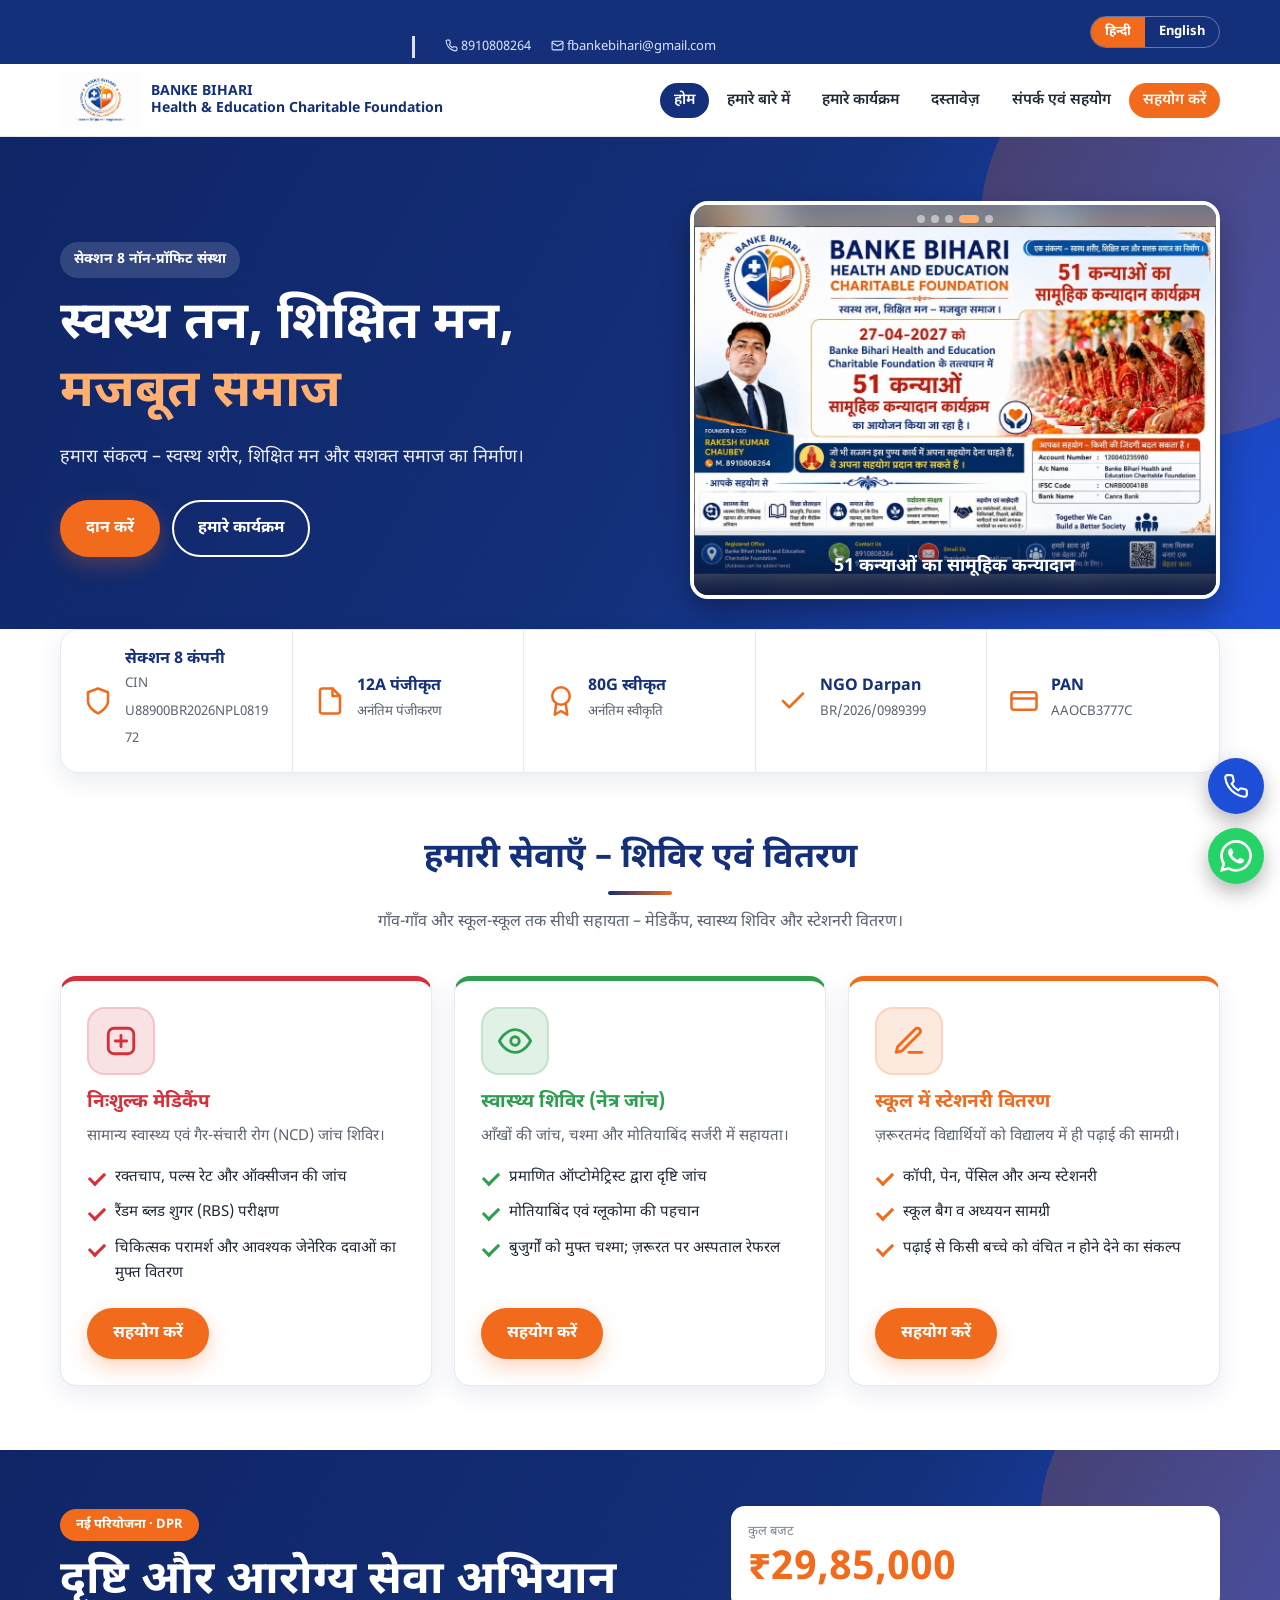
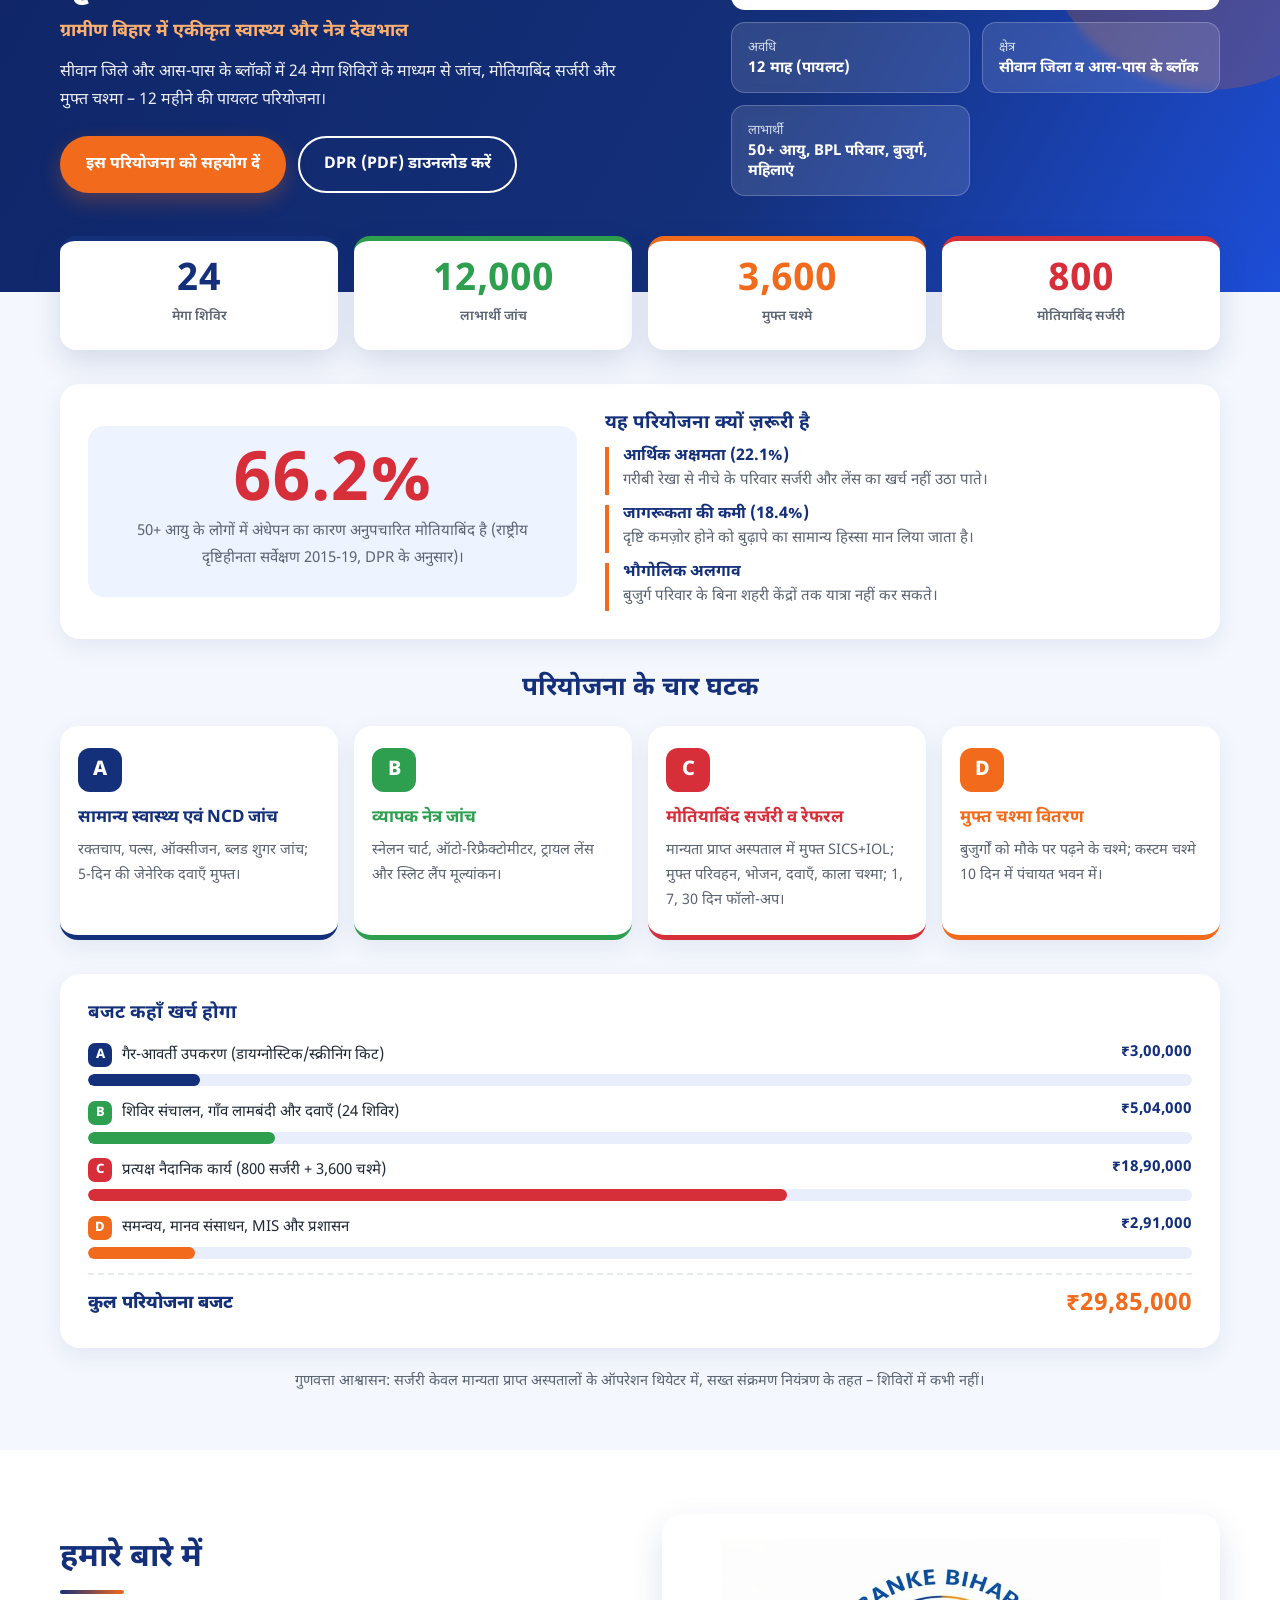
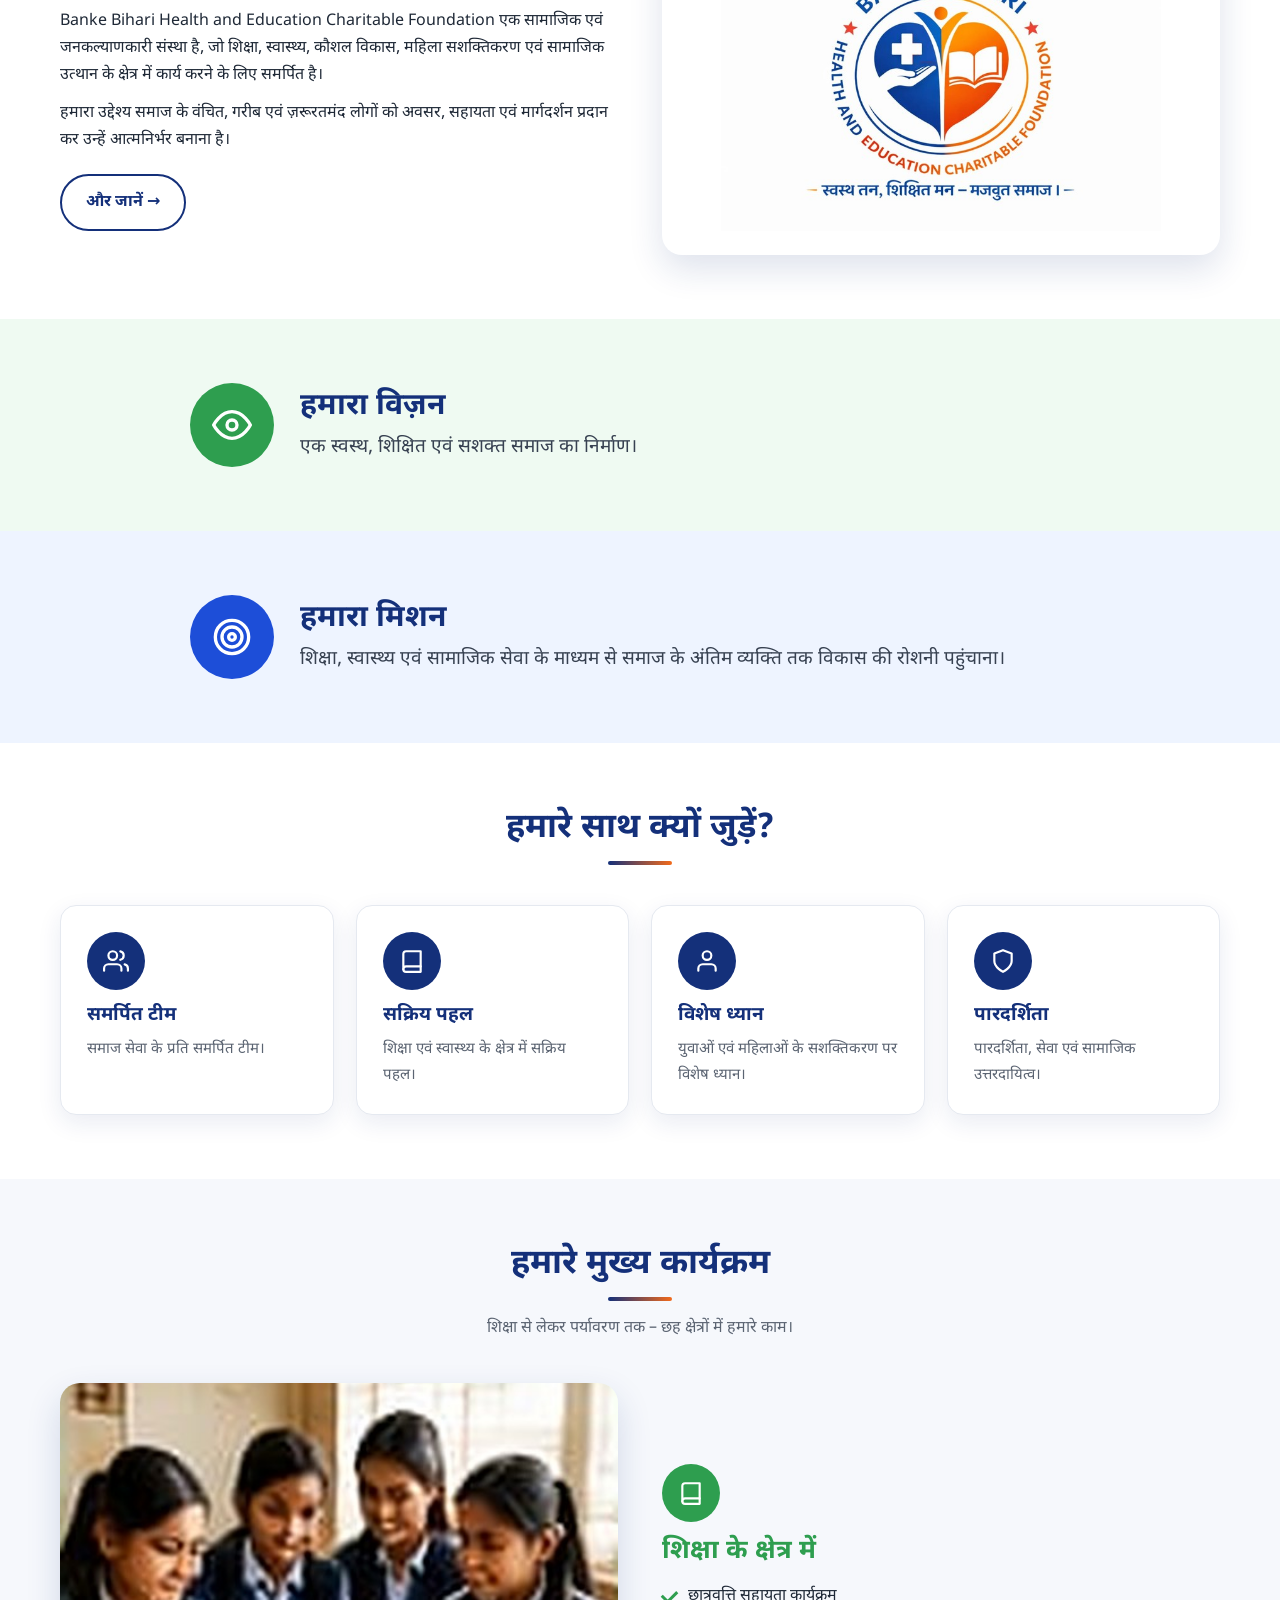
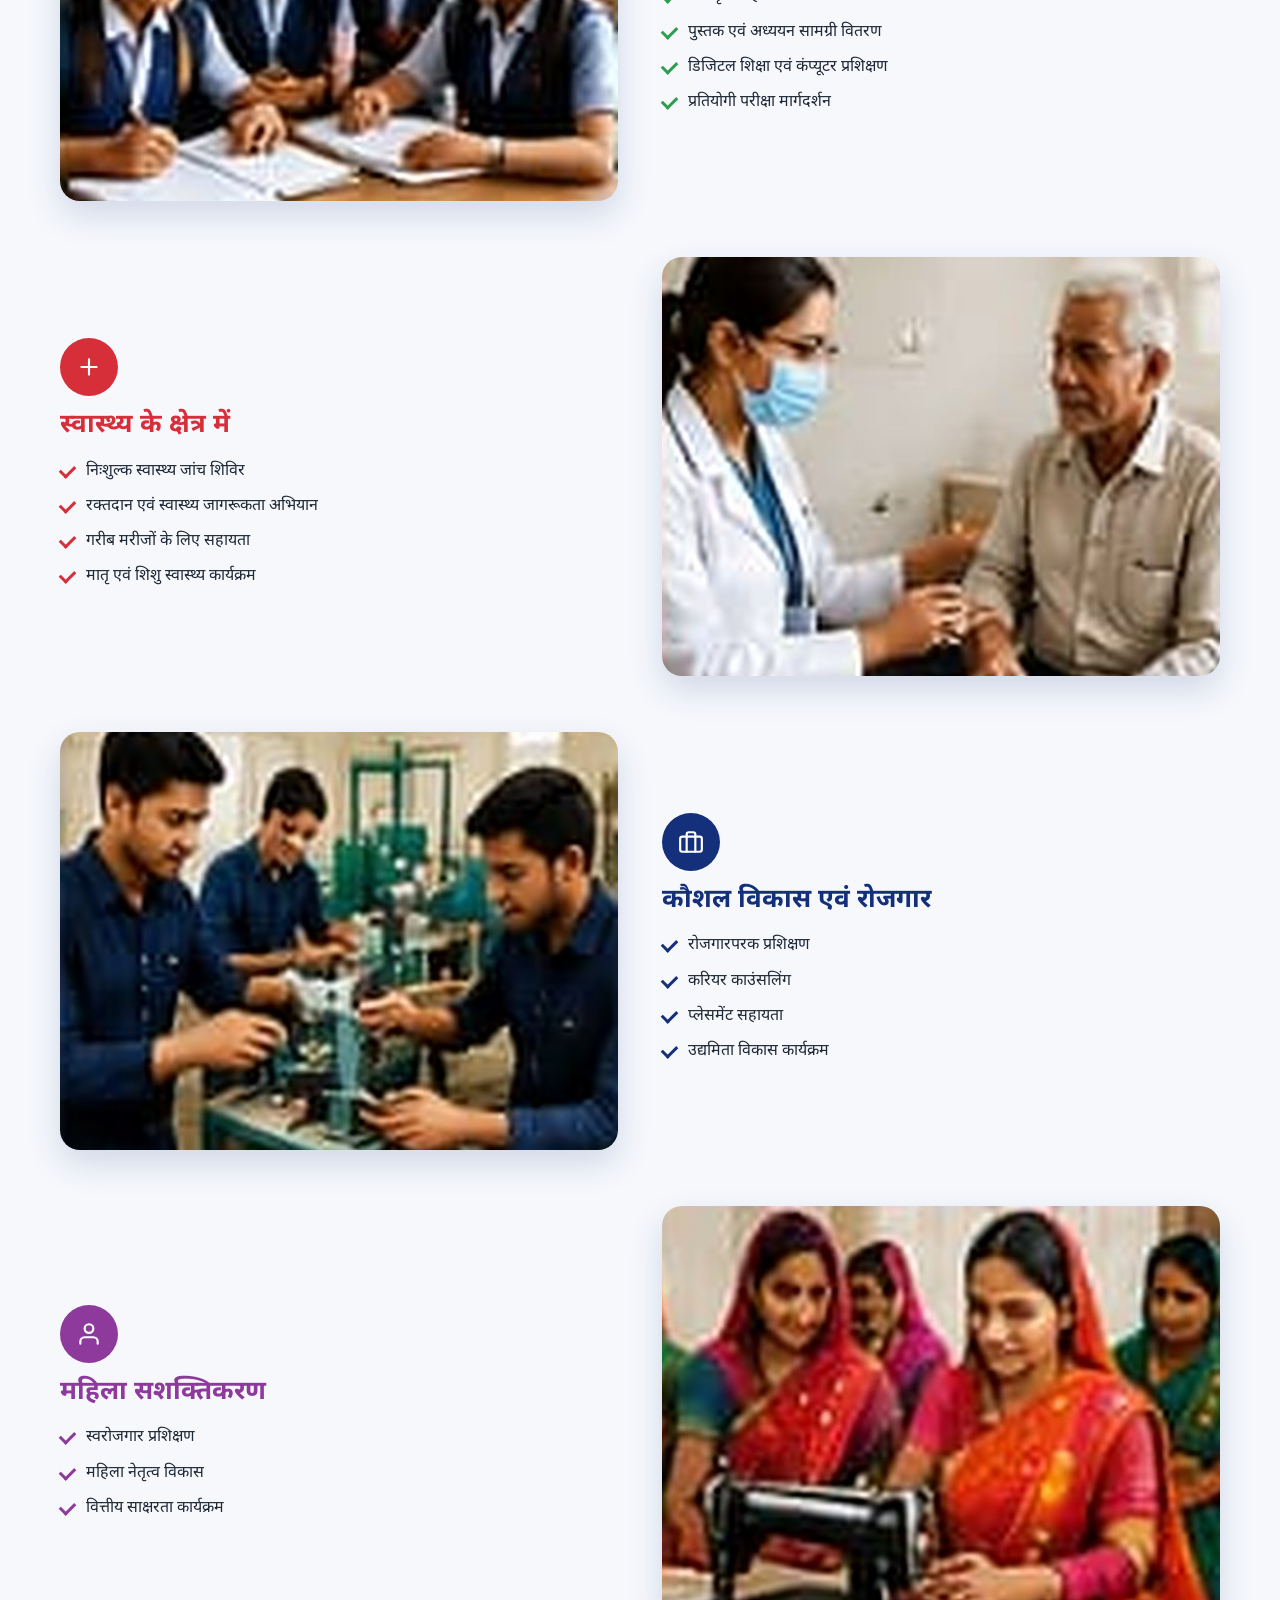
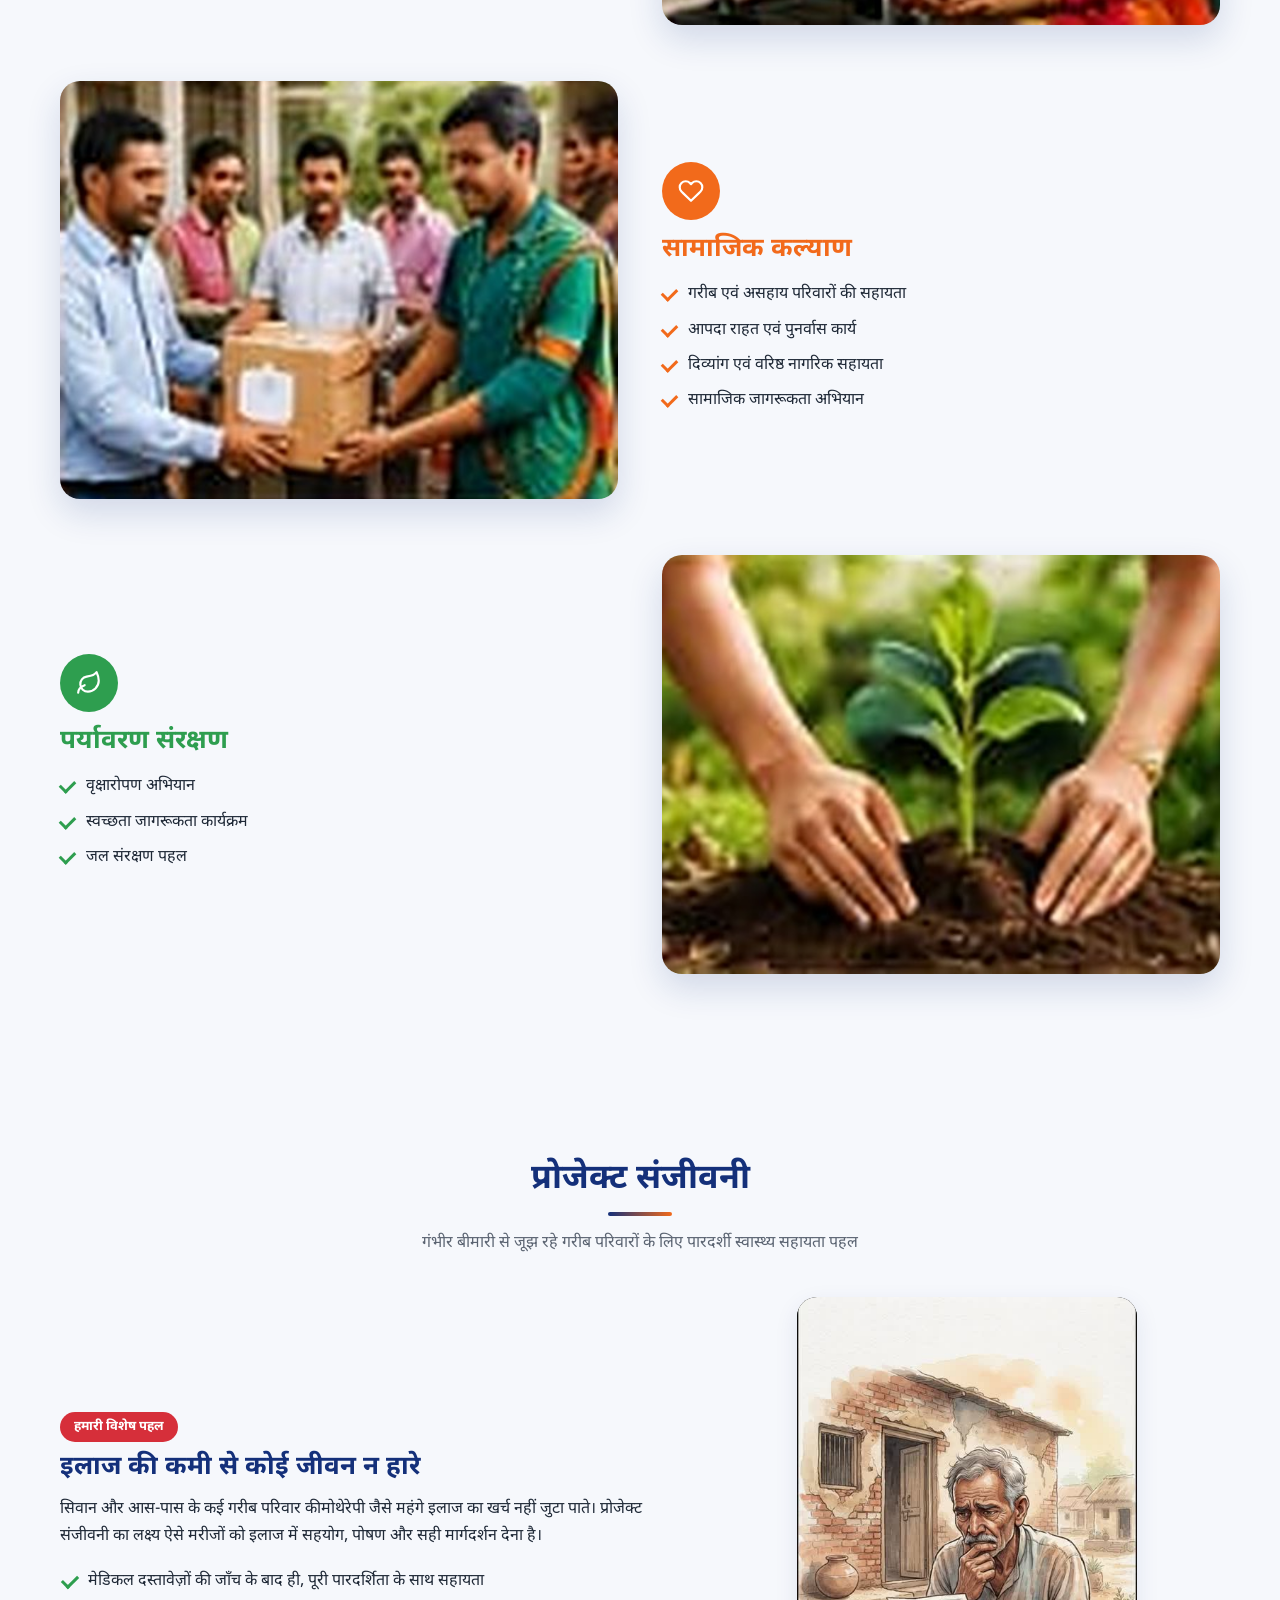
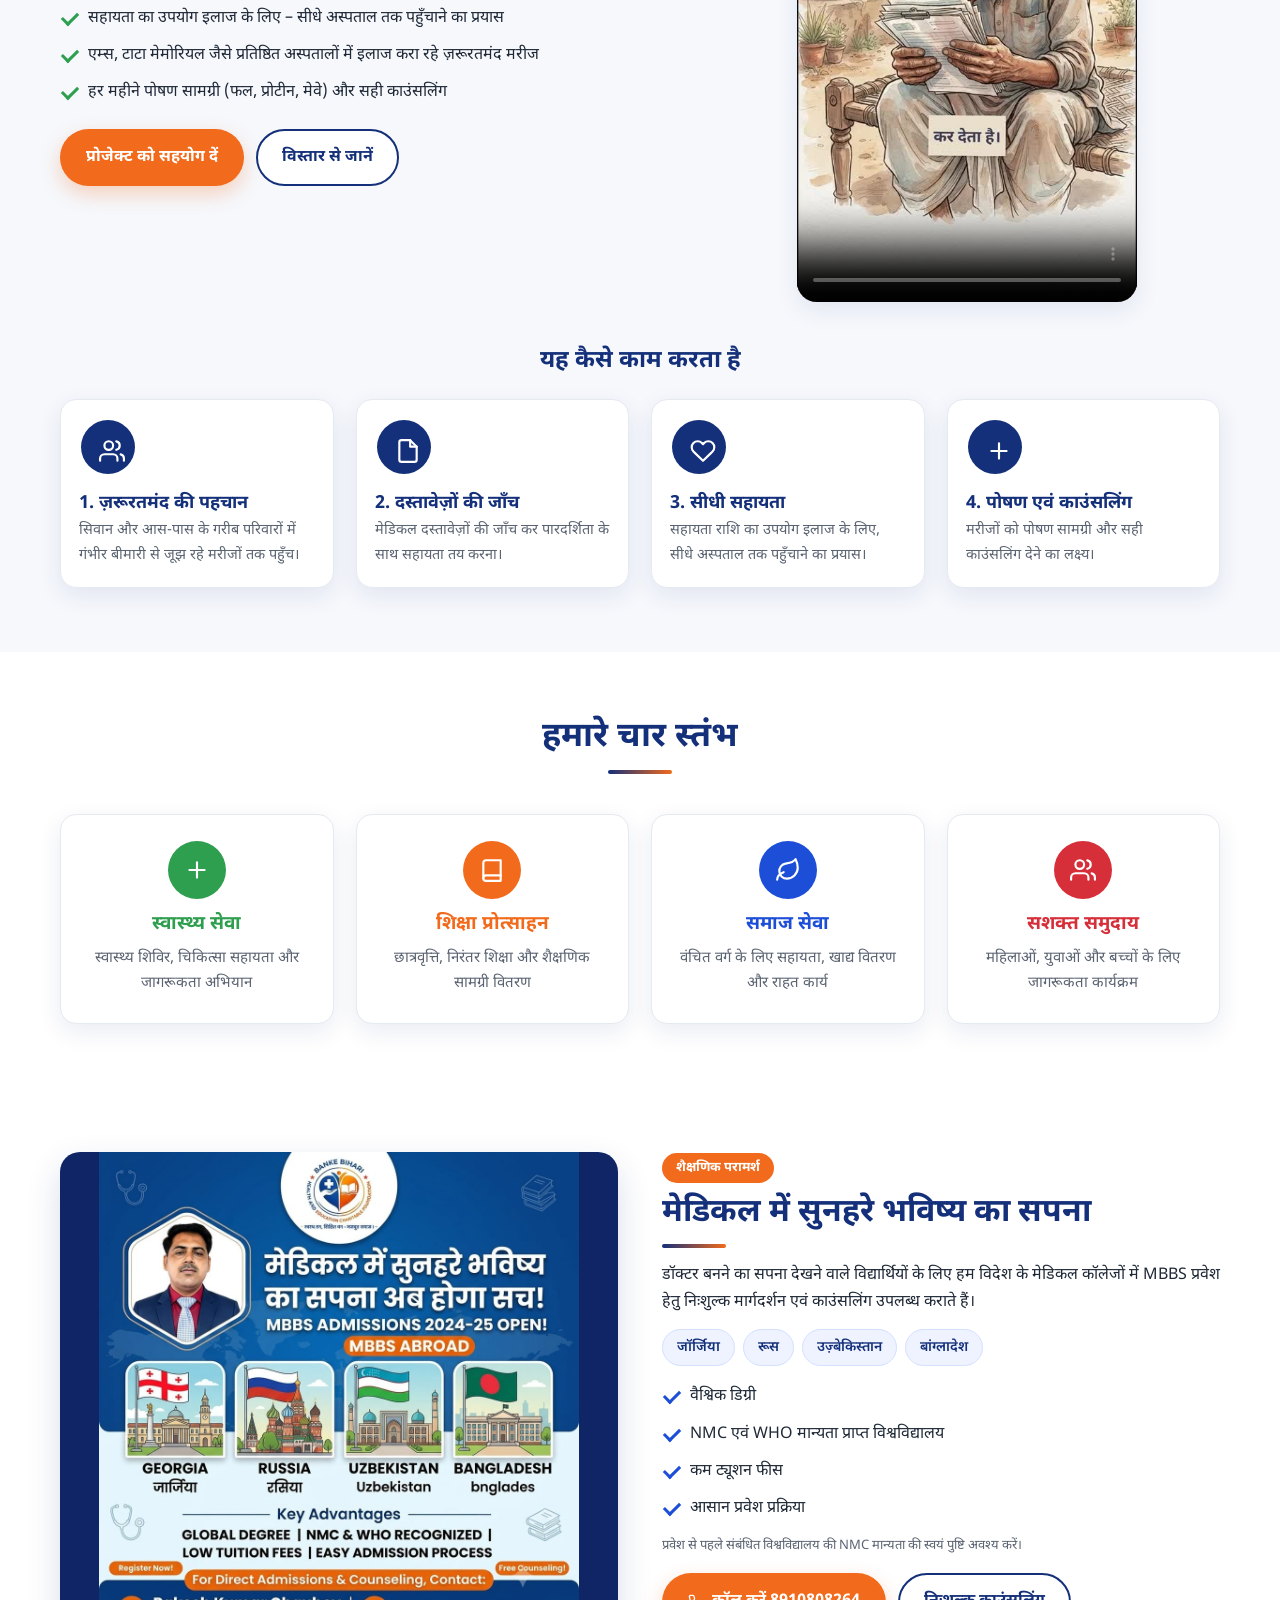
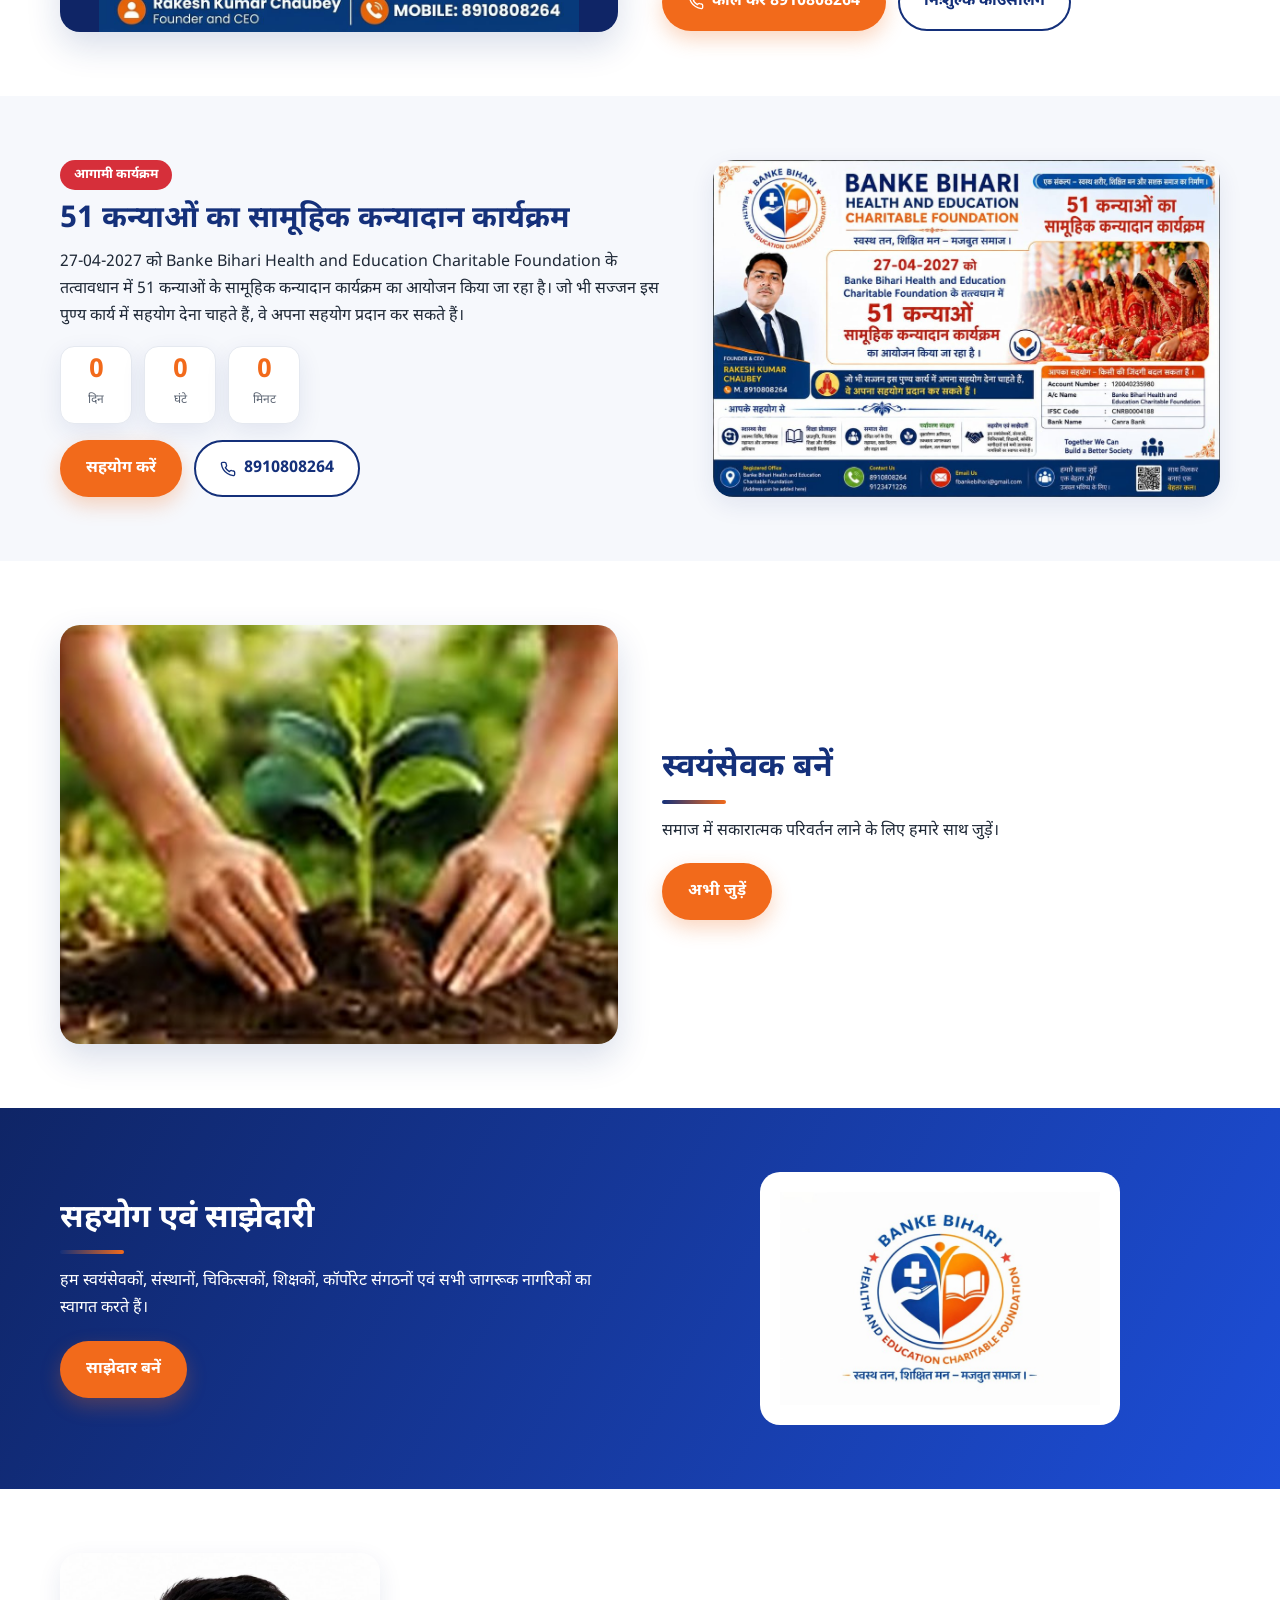
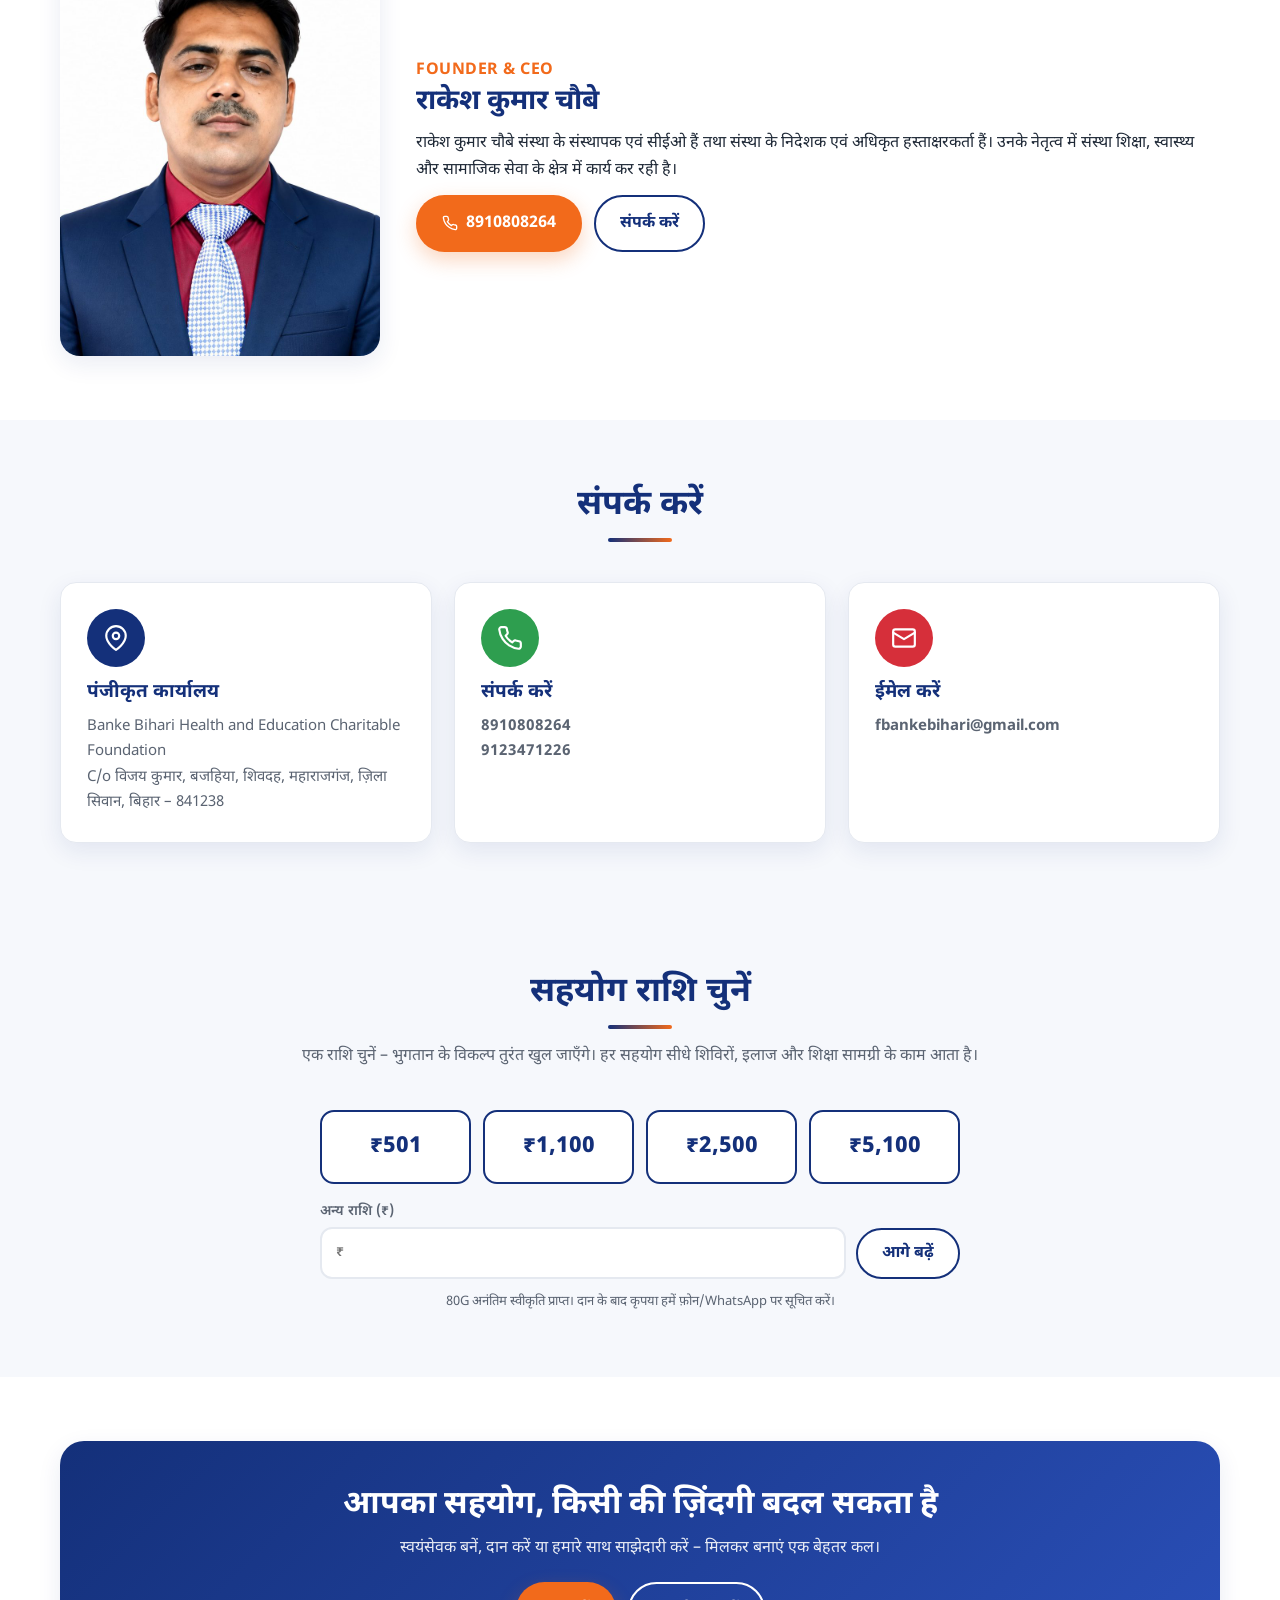
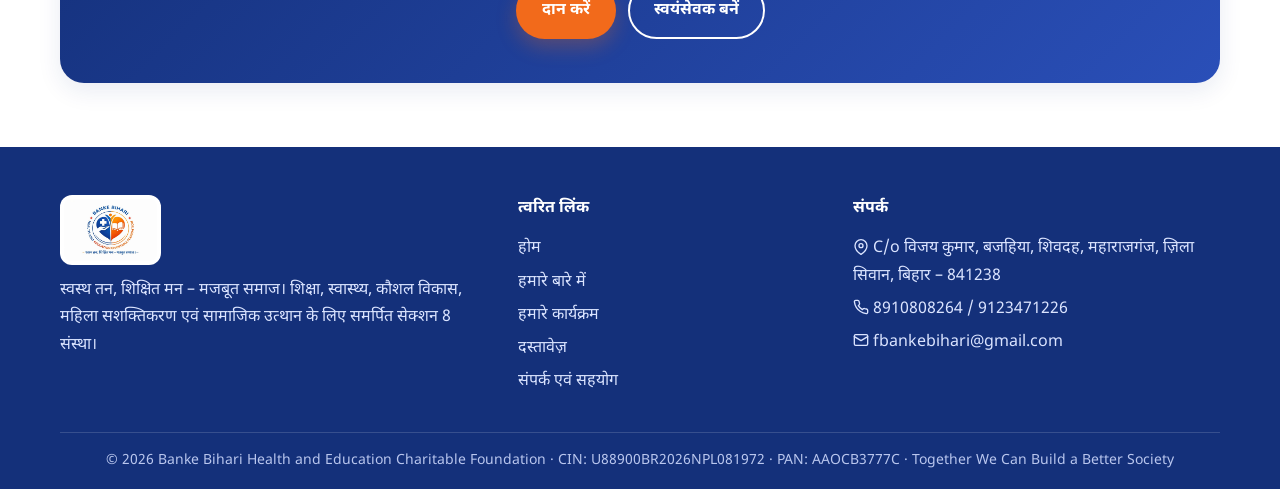
<file: index.html>
<!DOCTYPE html><html lang="hi" translate="no"><head><meta charset="utf-8"><meta name="google" content="notranslate"><meta name="viewport" content="width=device-width,initial-scale=1">
<title>होम | Banke Bihari Health and Education Charitable Foundation</title><meta name="description" content="स्वस्थ तन, शिक्षित मन, मजबूत समाज"><meta name="theme-color" content="#14307a">
<link rel="icon" href="assets/img/favicon.png"><link rel="preconnect" href="https://fonts.googleapis.com"><link rel="preconnect" href="https://fonts.gstatic.com" crossorigin>
<link href="https://fonts.googleapis.com/css2?family=Noto+Sans+Devanagari:wght@400;600;700;800&family=Poppins:wght@400;600;700&display=swap" rel="stylesheet">
<link rel="stylesheet" href="assets/style.css"></head><body class="hi">
<div class="topbar"><div class="wrap"><div class="tl"><a href="tel:+918910808264"><svg class="i" viewBox="0 0 24 24" aria-hidden="true"><path d="M22 16.9v3a2 2 0 0 1-2.2 2 19.8 19.8 0 0 1-8.6-3.1 19.5 19.5 0 0 1-6-6A19.8 19.8 0 0 1 2.1 4.2 2 2 0 0 1 4.1 2h3a2 2 0 0 1 2 1.7c.1 1 .4 1.9.7 2.8a2 2 0 0 1-.5 2.1L8 10a16 16 0 0 0 6 6l1.4-1.3a2 2 0 0 1 2.1-.4c.9.3 1.8.6 2.8.7a2 2 0 0 1 1.7 2z"/></svg> 8910808264</a><a class="hide" href="mailto:fbankebihari@gmail.com"><svg class="i" viewBox="0 0 24 24" aria-hidden="true"><rect x="2" y="4" width="20" height="16" rx="2"/><path d="m22 7-10 6L2 7"/></svg> fbankebihari@gmail.com</a></div>
<div class="lang" aria-label="Language"><a class="on" href="index.html" hreflang="hi">हिन्दी</a><a class="" href="en/index.html" hreflang="en">English</a></div></div></div>
<header><div class="wrap nav"><a class="brand" href="index.html"><img src="assets/img/logo.jpg" alt="logo"><span><b>BANKE BIHARI<br>Health &amp; Education Charitable Foundation</b></span></a>
<button class="burger" aria-label="Menu" aria-expanded="false">☰</button><nav><ul><li><a href="index.html" class="active">होम</a></li><li><a href="about.html" class="">हमारे बारे में</a></li><li><a href="programs.html" class="">हमारे कार्यक्रम</a></li><li><a href="documents.html" class="">दस्तावेज़</a></li><li><a href="contact.html" class="">संपर्क एवं सहयोग</a></li><li><a class="cta" href="contact.html#donate">सहयोग करें</a></li></ul></nav></div></header><main>
<section class="hero2"><div class="wrap grid"><div><span class="tag">सेक्शन 8 नॉन-प्रॉफिट संस्था</span><h1>स्वस्थ तन, शिक्षित मन,<br><span>मजबूत समाज</span></h1><p class="lead">हमारा संकल्प – स्वस्थ शरीर, शिक्षित मन और सशक्त समाज का निर्माण।</p><div class="btns"><a class="btn p" href="contact.html#donate">दान करें</a><a class="btn o" href="programs.html">हमारे कार्यक्रम</a></div></div>
<div class="slider" id="heroSlider" aria-roledescription="carousel"><div class="slide on"><div class="bg"></div><img src="https://images.pexels.com/photos/7579831/pexels-photo-7579831.jpeg?auto=compress&cs=tinysrgb&w=1800" onerror="this.onerror=null;this.src='assets/img/b_health.jpg'" alt="निःशुल्क मेडिकैंप एवं स्वास्थ्य शिविर" decoding="async"><span class="cap">निःशुल्क मेडिकैंप एवं स्वास्थ्य शिविर</span></div><div class="slide"><div class="bg"></div><img src="https://images.pexels.com/photos/31864438/pexels-photo-31864438.jpeg?auto=compress&cs=tinysrgb&w=1800" onerror="this.onerror=null;this.src='assets/img/b_edu.jpg'" alt="विद्यालयों में स्टेशनरी वितरण" loading="lazy" decoding="async"><span class="cap">विद्यालयों में स्टेशनरी वितरण</span></div><div class="slide"><div class="bg"></div><img src="assets/img/sanjeevani-poster.jpg" alt="प्रोजेक्ट संजीवनी" loading="lazy" decoding="async"><span class="cap">प्रोजेक्ट संजीवनी</span></div><div class="slide"><div class="bg"></div><img src="assets/img/kanyadaan-poster.jpg" alt="51 कन्याओं का सामूहिक कन्यादान" loading="lazy" decoding="async"><span class="cap">51 कन्याओं का सामूहिक कन्यादान</span></div><div class="slide"><div class="bg"></div><img src="assets/img/mbbs-poster.jpg" alt="MBBS निःशुल्क काउंसलिंग" loading="lazy" decoding="async"><span class="cap">MBBS निःशुल्क काउंसलिंग</span></div><div class="dots" aria-hidden="true"></div></div></div></section>
<div class="trust"><div class="wrap"><div class="row"><div class="it"><svg class="i" viewBox="0 0 24 24" aria-hidden="true"><path d="M12 22s8-4 8-10V5l-8-3-8 3v7c0 6 8 10 8 10z"/></svg><div><b>सेक्शन 8 कंपनी</b><small>CIN U88900BR2026NPL081972</small></div></div><div class="it"><svg class="i" viewBox="0 0 24 24" aria-hidden="true"><path d="M14 2H6a2 2 0 0 0-2 2v16a2 2 0 0 0 2 2h12a2 2 0 0 0 2-2V8z"/><path d="M14 2v6h6"/></svg><div><b>12A पंजीकृत</b><small>अनंतिम पंजीकरण</small></div></div><div class="it"><svg class="i" viewBox="0 0 24 24" aria-hidden="true"><circle cx="12" cy="8" r="7"/><path d="M8.2 13.9 7 23l5-3 5 3-1.2-9.1"/></svg><div><b>80G स्वीकृत</b><small>अनंतिम स्वीकृति</small></div></div><div class="it"><svg class="i" viewBox="0 0 24 24" aria-hidden="true"><path d="M20 6 9 17l-5-5"/></svg><div><b>NGO Darpan</b><small>BR/2026/0989399</small></div></div><div class="it"><svg class="i" viewBox="0 0 24 24" aria-hidden="true"><rect x="2" y="5" width="20" height="14" rx="2"/><path d="M2 10h20"/></svg><div><b>PAN</b><small>AAOCB3777C</small></div></div></div></div>
<section id="services"><div class="wrap"><h2 class="title">हमारी सेवाएँ – शिविर एवं वितरण</h2><div class="bar"></div><p class="sub">गाँव-गाँव और स्कूल-स्कूल तक सीधी सहायता – मेडिकैंप, स्वास्थ्य शिविर और स्टेशनरी वितरण।</p><div class="cards"><div class="card svc reveal" style="--c:#d62f3a"><div class="ico" style="--c:#d62f3a"><svg class="i" viewBox="0 0 24 24" aria-hidden="true"><rect x="3" y="3" width="18" height="18" rx="4"/><path d="M12 8v8M8 12h8"/></svg></div><h3 style="color:#d62f3a">निःशुल्क मेडिकैंप</h3><p>सामान्य स्वास्थ्य एवं गैर-संचारी रोग (NCD) जांच शिविर।</p><ul class="tick" style="--c:#d62f3a"><li>रक्तचाप, पल्स रेट और ऑक्सीजन की जांच</li><li>रैंडम ब्लड शुगर (RBS) परीक्षण</li><li>चिकित्सक परामर्श और आवश्यक जेनेरिक दवाओं का मुफ्त वितरण</li></ul><button class="btn p" type="button" data-donate="1100" data-purpose="मेडिकैंप">सहयोग करें</button></div><div class="card svc reveal" style="--c:#2e9e4f"><div class="ico" style="--c:#2e9e4f"><svg class="i" viewBox="0 0 24 24" aria-hidden="true"><path d="M1 12s4-8 11-8 11 8 11 8-4 8-11 8-11-8-11-8z"/><circle cx="12" cy="12" r="3"/></svg></div><h3 style="color:#2e9e4f">स्वास्थ्य शिविर (नेत्र जांच)</h3><p>आँखों की जांच, चश्मा और मोतियाबिंद सर्जरी में सहायता।</p><ul class="tick" style="--c:#2e9e4f"><li>प्रमाणित ऑप्टोमेट्रिस्ट द्वारा दृष्टि जांच</li><li>मोतियाबिंद एवं ग्लूकोमा की पहचान</li><li>बुजुर्गों को मुफ्त चश्मा; ज़रूरत पर अस्पताल रेफरल</li></ul><button class="btn p" type="button" data-donate="1100" data-purpose="स्वास्थ्य शिविर">सहयोग करें</button></div><div class="card svc reveal" style="--c:#f26a1b"><div class="ico" style="--c:#f26a1b"><svg class="i" viewBox="0 0 24 24" aria-hidden="true"><path d="M12 20h9"/><path d="M16.5 3.5a2.12 2.12 0 0 1 3 3L7 19l-4 1 1-4z"/></svg></div><h3 style="color:#f26a1b">स्कूल में स्टेशनरी वितरण</h3><p>ज़रूरतमंद विद्यार्थियों को विद्यालय में ही पढ़ाई की सामग्री।</p><ul class="tick" style="--c:#f26a1b"><li>कॉपी, पेन, पेंसिल और अन्य स्टेशनरी</li><li>स्कूल बैग व अध्ययन सामग्री</li><li>पढ़ाई से किसी बच्चे को वंचित न होने देने का संकल्प</li></ul><button class="btn p" type="button" data-donate="1100" data-purpose="स्टेशनरी वितरण">सहयोग करें</button></div></div></div></section>
<section class="dp" id="dpr"><div class="dp-hero"><div class="wrap"><div class="dp-top reveal"><div><span class="dp-pill">नई परियोजना · DPR</span><h2>दृष्टि और आरोग्य सेवा अभियान</h2><p class="s">ग्रामीण बिहार में एकीकृत स्वास्थ्य और नेत्र देखभाल</p><p class="l">सीवान जिले और आस-पास के ब्लॉकों में 24 मेगा शिविरों के माध्यम से जांच, मोतियाबिंद सर्जरी और मुफ्त चश्मा – 12 महीने की पायलट परियोजना।</p><div class="btns"><button class="btn p" type="button" data-donate="2500" data-purpose="दृष्टि और आरोग्य सेवा अभियान (DPR)">इस परियोजना को सहयोग दें</button><a class="btn o" href="assets/docs/DPR-drishti-aarogya-seva-abhiyan.pdf" target="_blank" rel="noopener">DPR (PDF) डाउनलोड करें</a></div></div><div class="dp-facts"><div><small>कुल बजट</small><b>₹29,85,000</b></div><div><small>अवधि</small><b>12 माह (पायलट)</b></div><div><small>क्षेत्र</small><b>सीवान जिला व आस-पास के ब्लॉक</b></div><div><small>लाभार्थी</small><b>50+ आयु, BPL परिवार, बुजुर्ग, महिलाएं</b></div></div></div></div></div><div class="wrap"><div class="dp-stats reveal"><div class="dp-stat" style="--c:#14307a"><b>24</b><small>मेगा शिविर</small></div><div class="dp-stat" style="--c:#2e9e4f"><b>12,000</b><small>लाभार्थी जांच</small></div><div class="dp-stat" style="--c:#f26a1b"><b>3,600</b><small>मुफ्त चश्मे</small></div><div class="dp-stat" style="--c:#d62f3a"><b>800</b><small>मोतियाबिंद सर्जरी</small></div></div><div class="dp-need reveal"><div class="big"><b>66.2%</b><span>50+ आयु के लोगों में अंधेपन का कारण अनुपचारित मोतियाबिंद है (राष्ट्रीय दृष्टिहीनता सर्वेक्षण 2015-19, DPR के अनुसार)।</span></div><div><h3>यह परियोजना क्यों ज़रूरी है</h3><ul><li><b>आर्थिक अक्षमता (22.1%)</b><span>गरीबी रेखा से नीचे के परिवार सर्जरी और लेंस का खर्च नहीं उठा पाते।</span></li><li><b>जागरूकता की कमी (18.4%)</b><span>दृष्टि कमज़ोर होने को बुढ़ापे का सामान्य हिस्सा मान लिया जाता है।</span></li><li><b>भौगोलिक अलगाव</b><span>बुजुर्ग परिवार के बिना शहरी केंद्रों तक यात्रा नहीं कर सकते।</span></li></ul></div></div><h3 class="dp-h">परियोजना के चार घटक</h3><div class="dp-comps reveal"><div class="dp-comp" style="--c:#14307a"><span>A</span><h4>सामान्य स्वास्थ्य एवं NCD जांच</h4><p>रक्तचाप, पल्स, ऑक्सीजन, ब्लड शुगर जांच; 5-दिन की जेनेरिक दवाएँ मुफ्त।</p></div><div class="dp-comp" style="--c:#2e9e4f"><span>B</span><h4>व्यापक नेत्र जांच</h4><p>स्नेलन चार्ट, ऑटो-रिफ्रैक्टोमीटर, ट्रायल लेंस और स्लिट लैंप मूल्यांकन।</p></div><div class="dp-comp" style="--c:#d62f3a"><span>C</span><h4>मोतियाबिंद सर्जरी व रेफरल</h4><p>मान्यता प्राप्त अस्पताल में मुफ्त SICS+IOL; मुफ्त परिवहन, भोजन, दवाएँ, काला चश्मा; 1, 7, 30 दिन फॉलो-अप।</p></div><div class="dp-comp" style="--c:#f26a1b"><span>D</span><h4>मुफ्त चश्मा वितरण</h4><p>बुजुर्गों को मौके पर पढ़ने के चश्मे; कस्टम चश्मे 10 दिन में पंचायत भवन में।</p></div></div><div class="dp-bud reveal"><h3>बजट कहाँ खर्च होगा</h3><div class="dp-bar"><div class="r"><span><i style="background:#14307a">A</i>गैर-आवर्ती उपकरण (डायग्नोस्टिक/स्क्रीनिंग किट)</span><b>₹3,00,000</b></div><div class="t"><u style="width:10.1%;background:#14307a"></u></div></div><div class="dp-bar"><div class="r"><span><i style="background:#2e9e4f">B</i>शिविर संचालन, गाँव लामबंदी और दवाएँ (24 शिविर)</span><b>₹5,04,000</b></div><div class="t"><u style="width:16.9%;background:#2e9e4f"></u></div></div><div class="dp-bar"><div class="r"><span><i style="background:#d62f3a">C</i>प्रत्यक्ष नैदानिक कार्य (800 सर्जरी + 3,600 चश्मे)</span><b>₹18,90,000</b></div><div class="t"><u style="width:63.3%;background:#d62f3a"></u></div></div><div class="dp-bar"><div class="r"><span><i style="background:#f26a1b">D</i>समन्वय, मानव संसाधन, MIS और प्रशासन</span><b>₹2,91,000</b></div><div class="t"><u style="width:9.7%;background:#f26a1b"></u></div></div><div class="tot"><span>कुल परियोजना बजट</span><b>₹29,85,000</b></div></div><p class="dp-q">गुणवत्ता आश्वासन: सर्जरी केवल मान्यता प्राप्त अस्पतालों के ऑपरेशन थियेटर में, सख्त संक्रमण नियंत्रण के तहत – शिविरों में कभी नहीं।</p></div></section>
</div>
<section><div class="wrap row2" style="margin-bottom:0"><div class="reveal"><h2 style="font-size:32px">हमारे बारे में</h2><div class="bar" style="margin-left:0"></div><p>Banke Bihari Health and Education Charitable Foundation एक सामाजिक एवं जनकल्याणकारी संस्था है, जो शिक्षा, स्वास्थ्य, कौशल विकास, महिला सशक्तिकरण एवं सामाजिक उत्थान के क्षेत्र में कार्य करने के लिए समर्पित है।</p><p style="margin-top:10px">हमारा उद्देश्य समाज के वंचित, गरीब एवं ज़रूरतमंद लोगों को अवसर, सहायता एवं मार्गदर्शन प्रदान कर उन्हें आत्मनिर्भर बनाना है।</p><div class="btns" style="margin-top:20px"><a class="btn o" href="about.html">और जानें →</a></div></div><div class="im logo-card reveal"><img src="assets/img/logo.jpg" alt="Banke Bihari Foundation logo"></div></div></section>
<section style="background:#effaf2"><div class="wrap vmx reveal"><div class="ico" style="--c:#2e9e4f"><svg class="i" viewBox="0 0 24 24" aria-hidden="true"><path d="M1 12s4-8 11-8 11 8 11 8-4 8-11 8-11-8-11-8z"/><circle cx="12" cy="12" r="3"/></svg></div><div><h2>हमारा विज़न</h2><p>एक स्वस्थ, शिक्षित एवं सशक्त समाज का निर्माण।</p></div></div></section>
<section style="background:#eef4ff"><div class="wrap vmx reveal"><div class="ico" style="--c:#1d4ed8"><svg class="i" viewBox="0 0 24 24" aria-hidden="true"><circle cx="12" cy="12" r="10"/><circle cx="12" cy="12" r="6"/><circle cx="12" cy="12" r="2"/></svg></div><div><h2>हमारा मिशन</h2><p>शिक्षा, स्वास्थ्य एवं सामाजिक सेवा के माध्यम से समाज के अंतिम व्यक्ति तक विकास की रोशनी पहुंचाना।</p></div></div></section>
<section class=""><div class="wrap"><h2 class="title">हमारे साथ क्यों जुड़ें?</h2><div class="bar"></div><div style="height:26px"></div><div class="cards"><div class="card reveal"><div class="ico" style="--c:#14307a"><svg class="i" viewBox="0 0 24 24" aria-hidden="true"><path d="M17 21v-2a4 4 0 0 0-4-4H5a4 4 0 0 0-4 4v2"/><circle cx="9" cy="7" r="4"/><path d="M23 21v-2a4 4 0 0 0-3-3.9M16 3.1a4 4 0 0 1 0 7.8"/></svg></div><h3>समर्पित टीम</h3><p>समाज सेवा के प्रति समर्पित टीम।</p></div><div class="card reveal"><div class="ico" style="--c:#14307a"><svg class="i" viewBox="0 0 24 24" aria-hidden="true"><path d="M4 19.5A2.5 2.5 0 0 1 6.5 17H20V3H6.5A2.5 2.5 0 0 0 4 5.5z"/><path d="M4 19.5A2.5 2.5 0 0 0 6.5 22H20v-5"/></svg></div><h3>सक्रिय पहल</h3><p>शिक्षा एवं स्वास्थ्य के क्षेत्र में सक्रिय पहल।</p></div><div class="card reveal"><div class="ico" style="--c:#14307a"><svg class="i" viewBox="0 0 24 24" aria-hidden="true"><path d="M20 21v-2a4 4 0 0 0-4-4H8a4 4 0 0 0-4 4v2"/><circle cx="12" cy="7" r="4"/></svg></div><h3>विशेष ध्यान</h3><p>युवाओं एवं महिलाओं के सशक्तिकरण पर विशेष ध्यान।</p></div><div class="card reveal"><div class="ico" style="--c:#14307a"><svg class="i" viewBox="0 0 24 24" aria-hidden="true"><path d="M12 22s8-4 8-10V5l-8-3-8 3v7c0 6 8 10 8 10z"/></svg></div><h3>पारदर्शिता</h3><p>पारदर्शिता, सेवा एवं सामाजिक उत्तरदायित्व।</p></div></div></div></section>
<section class="alt"><div class="wrap"><h2 class="title">हमारे मुख्य कार्यक्रम</h2><div class="bar"></div><p class="sub">शिक्षा से लेकर पर्यावरण तक – छह क्षेत्रों में हमारे काम।</p><div class="row2  reveal" style="--c:#2e9e4f"><div class="im"><img src="https://images.pexels.com/photos/31864438/pexels-photo-31864438.jpeg?auto=compress&cs=tinysrgb&w=1000" onerror="this.onerror=null;this.src='assets/img/b_edu.jpg'" referrerpolicy="no-referrer" alt="शिक्षा के क्षेत्र में" loading="lazy"></div><div><div class="ico" style="--c:#2e9e4f"><svg class="i" viewBox="0 0 24 24" aria-hidden="true"><path d="M4 19.5A2.5 2.5 0 0 1 6.5 17H20V3H6.5A2.5 2.5 0 0 0 4 5.5z"/><path d="M4 19.5A2.5 2.5 0 0 0 6.5 22H20v-5"/></svg></div><h3 style="color:#2e9e4f">शिक्षा के क्षेत्र में</h3><ul><li>छात्रवृत्ति सहायता कार्यक्रम</li><li>पुस्तक एवं अध्ययन सामग्री वितरण</li><li>डिजिटल शिक्षा एवं कंप्यूटर प्रशिक्षण</li><li>प्रतियोगी परीक्षा मार्गदर्शन</li></ul></div></div><div class="row2 rev reveal" style="--c:#d62f3a"><div class="im"><img src="https://images.pexels.com/photos/7579831/pexels-photo-7579831.jpeg?auto=compress&cs=tinysrgb&w=1000" onerror="this.onerror=null;this.src='assets/img/b_health.jpg'" referrerpolicy="no-referrer" alt="स्वास्थ्य के क्षेत्र में" loading="lazy"></div><div><div class="ico" style="--c:#d62f3a"><svg class="i" viewBox="0 0 24 24" aria-hidden="true"><path d="M12 5v14M5 12h14"/></svg></div><h3 style="color:#d62f3a">स्वास्थ्य के क्षेत्र में</h3><ul><li>निःशुल्क स्वास्थ्य जांच शिविर</li><li>रक्तदान एवं स्वास्थ्य जागरूकता अभियान</li><li>गरीब मरीजों के लिए सहायता</li><li>मातृ एवं शिशु स्वास्थ्य कार्यक्रम</li></ul></div></div><div class="row2  reveal" style="--c:#14307a"><div class="im"><img src="https://images.pexels.com/photos/28735221/pexels-photo-28735221.jpeg?auto=compress&cs=tinysrgb&w=1000" onerror="this.onerror=null;this.src='assets/img/b_skill.jpg'" referrerpolicy="no-referrer" alt="कौशल विकास एवं रोजगार" loading="lazy"></div><div><div class="ico" style="--c:#14307a"><svg class="i" viewBox="0 0 24 24" aria-hidden="true"><rect x="2" y="7" width="20" height="14" rx="2"/><path d="M16 21V5a2 2 0 0 0-2-2h-4a2 2 0 0 0-2 2v16"/></svg></div><h3 style="color:#14307a">कौशल विकास एवं रोजगार</h3><ul><li>रोजगारपरक प्रशिक्षण</li><li>करियर काउंसलिंग</li><li>प्लेसमेंट सहायता</li><li>उद्यमिता विकास कार्यक्रम</li></ul></div></div><div class="row2 rev reveal" style="--c:#8e3a9d"><div class="im"><img src="https://images.pexels.com/photos/27893058/pexels-photo-27893058.jpeg?auto=compress&cs=tinysrgb&w=1000" onerror="this.onerror=null;this.src='assets/img/b_women.jpg'" referrerpolicy="no-referrer" alt="महिला सशक्तिकरण" loading="lazy"></div><div><div class="ico" style="--c:#8e3a9d"><svg class="i" viewBox="0 0 24 24" aria-hidden="true"><path d="M20 21v-2a4 4 0 0 0-4-4H8a4 4 0 0 0-4 4v2"/><circle cx="12" cy="7" r="4"/></svg></div><h3 style="color:#8e3a9d">महिला सशक्तिकरण</h3><ul><li>स्वरोजगार प्रशिक्षण</li><li>महिला नेतृत्व विकास</li><li>वित्तीय साक्षरता कार्यक्रम</li></ul></div></div><div class="row2  reveal" style="--c:#f26a1b"><div class="im"><img src="https://images.pexels.com/photos/6995221/pexels-photo-6995221.jpeg?auto=compress&cs=tinysrgb&w=1000" onerror="this.onerror=null;this.src='assets/img/b_social.jpg'" referrerpolicy="no-referrer" alt="सामाजिक कल्याण" loading="lazy"></div><div><div class="ico" style="--c:#f26a1b"><svg class="i" viewBox="0 0 24 24" aria-hidden="true"><path d="M20.8 4.6a5.5 5.5 0 0 0-7.8 0L12 5.7l-1-1.1a5.5 5.5 0 0 0-7.8 7.8l1 1.1L12 21l7.8-7.5 1-1.1a5.5 5.5 0 0 0 0-7.8z"/></svg></div><h3 style="color:#f26a1b">सामाजिक कल्याण</h3><ul><li>गरीब एवं असहाय परिवारों की सहायता</li><li>आपदा राहत एवं पुनर्वास कार्य</li><li>दिव्यांग एवं वरिष्ठ नागरिक सहायता</li><li>सामाजिक जागरूकता अभियान</li></ul></div></div><div class="row2 rev reveal" style="--c:#2e9e4f"><div class="im"><img src="https://images.pexels.com/photos/36151356/pexels-photo-36151356.jpeg?auto=compress&cs=tinysrgb&w=1000" onerror="this.onerror=null;this.src='assets/img/b_env.jpg'" referrerpolicy="no-referrer" alt="पर्यावरण संरक्षण" loading="lazy"></div><div><div class="ico" style="--c:#2e9e4f"><svg class="i" viewBox="0 0 24 24" aria-hidden="true"><path d="M11 20A7 7 0 0 1 9.8 6.1C15.5 5 17 4.5 19 2c1 2 2 4.2 2 8 0 5.5-4.8 10-10 10z"/><path d="M2 21c0-3 1.9-5.5 6-7"/></svg></div><h3 style="color:#2e9e4f">पर्यावरण संरक्षण</h3><ul><li>वृक्षारोपण अभियान</li><li>स्वच्छता जागरूकता कार्यक्रम</li><li>जल संरक्षण पहल</li></ul></div></div></div></section>
<section class="alt" id="sanjeevani"><div class="wrap"><h2 class="title">प्रोजेक्ट संजीवनी</h2><div class="bar"></div><p class="sub">गंभीर बीमारी से जूझ रहे गरीब परिवारों के लिए पारदर्शी स्वास्थ्य सहायता पहल</p>
<div class="event"><div class="reveal"><span class="pill">हमारी विशेष पहल</span><h3 style="font-size:26px;margin-bottom:10px">इलाज की कमी से कोई जीवन न हारे</h3><p>सिवान और आस-पास के कई गरीब परिवार कीमोथेरेपी जैसे महंगे इलाज का खर्च नहीं जुटा पाते। प्रोजेक्ट संजीवनी का लक्ष्य ऐसे मरीजों को इलाज में सहयोग, पोषण और सही मार्गदर्शन देना है।</p><ul class="tick"><li>मेडिकल दस्तावेज़ों की जाँच के बाद ही, पूरी पारदर्शिता के साथ सहायता</li><li>सहायता का उपयोग इलाज के लिए – सीधे अस्पताल तक पहुँचाने का प्रयास</li><li>एम्स, टाटा मेमोरियल जैसे प्रतिष्ठित अस्पतालों में इलाज करा रहे ज़रूरतमंद मरीज</li><li>हर महीने पोषण सामग्री (फल, प्रोटीन, मेवे) और सही काउंसलिंग</li></ul><div class="btns" style="margin-top:18px"><a class="btn p" href="contact.html#donate">प्रोजेक्ट को सहयोग दें</a><a class="btn o" href="programs.html#sanjeevani">विस्तार से जानें</a></div></div><div class="video reveal"><video controls preload="metadata" playsinline poster="assets/img/sanjeevani-poster.jpg"><source src="assets/sanjeevani.mp4" type="video/mp4"></video></div></div>
<h3 style="text-align:center;margin:44px 0 22px;font-size:24px">यह कैसे काम करता है</h3><div class="steps"><div class="step reveal"><div class="ico" style="--c:#14307a;margin:20px 20px 0"><svg class="i" viewBox="0 0 24 24" aria-hidden="true"><path d="M17 21v-2a4 4 0 0 0-4-4H5a4 4 0 0 0-4 4v2"/><circle cx="9" cy="7" r="4"/><path d="M23 21v-2a4 4 0 0 0-3-3.9M16 3.1a4 4 0 0 1 0 7.8"/></svg></div><div><h3>1. ज़रूरतमंद की पहचान</h3><p>सिवान और आस-पास के गरीब परिवारों में गंभीर बीमारी से जूझ रहे मरीजों तक पहुँच।</p></div></div><div class="step reveal"><div class="ico" style="--c:#14307a;margin:20px 20px 0"><svg class="i" viewBox="0 0 24 24" aria-hidden="true"><path d="M14 2H6a2 2 0 0 0-2 2v16a2 2 0 0 0 2 2h12a2 2 0 0 0 2-2V8z"/><path d="M14 2v6h6"/></svg></div><div><h3>2. दस्तावेज़ों की जाँच</h3><p>मेडिकल दस्तावेज़ों की जाँच कर पारदर्शिता के साथ सहायता तय करना।</p></div></div><div class="step reveal"><div class="ico" style="--c:#14307a;margin:20px 20px 0"><svg class="i" viewBox="0 0 24 24" aria-hidden="true"><path d="M20.8 4.6a5.5 5.5 0 0 0-7.8 0L12 5.7l-1-1.1a5.5 5.5 0 0 0-7.8 7.8l1 1.1L12 21l7.8-7.5 1-1.1a5.5 5.5 0 0 0 0-7.8z"/></svg></div><div><h3>3. सीधी सहायता</h3><p>सहायता राशि का उपयोग इलाज के लिए, सीधे अस्पताल तक पहुँचाने का प्रयास।</p></div></div><div class="step reveal"><div class="ico" style="--c:#14307a;margin:20px 20px 0"><svg class="i" viewBox="0 0 24 24" aria-hidden="true"><path d="M12 5v14M5 12h14"/></svg></div><div><h3>4. पोषण एवं काउंसलिंग</h3><p>मरीजों को पोषण सामग्री और सही काउंसलिंग देने का लक्ष्य।</p></div></div></div></div></section>
<section class=""><div class="wrap"><h2 class="title">हमारे चार स्तंभ</h2><div class="bar"></div><div style="height:26px"></div><div class="cards"><div class="card reveal" style="text-align:center"><div class="ico" style="--c:#2e9e4f;margin-inline:auto"><svg class="i" viewBox="0 0 24 24" aria-hidden="true"><path d="M12 5v14M5 12h14"/></svg></div><h3 style="color:#2e9e4f">स्वास्थ्य सेवा</h3><p>स्वास्थ्य शिविर, चिकित्सा सहायता और जागरूकता अभियान</p></div><div class="card reveal" style="text-align:center"><div class="ico" style="--c:#f26a1b;margin-inline:auto"><svg class="i" viewBox="0 0 24 24" aria-hidden="true"><path d="M4 19.5A2.5 2.5 0 0 1 6.5 17H20V3H6.5A2.5 2.5 0 0 0 4 5.5z"/><path d="M4 19.5A2.5 2.5 0 0 0 6.5 22H20v-5"/></svg></div><h3 style="color:#f26a1b">शिक्षा प्रोत्साहन</h3><p>छात्रवृत्ति, निरंतर शिक्षा और शैक्षणिक सामग्री वितरण</p></div><div class="card reveal" style="text-align:center"><div class="ico" style="--c:#1d4ed8;margin-inline:auto"><svg class="i" viewBox="0 0 24 24" aria-hidden="true"><path d="M11 20A7 7 0 0 1 9.8 6.1C15.5 5 17 4.5 19 2c1 2 2 4.2 2 8 0 5.5-4.8 10-10 10z"/><path d="M2 21c0-3 1.9-5.5 6-7"/></svg></div><h3 style="color:#1d4ed8">समाज सेवा</h3><p>वंचित वर्ग के लिए सहायता, खाद्य वितरण और राहत कार्य</p></div><div class="card reveal" style="text-align:center"><div class="ico" style="--c:#d62f3a;margin-inline:auto"><svg class="i" viewBox="0 0 24 24" aria-hidden="true"><path d="M17 21v-2a4 4 0 0 0-4-4H5a4 4 0 0 0-4 4v2"/><circle cx="9" cy="7" r="4"/><path d="M23 21v-2a4 4 0 0 0-3-3.9M16 3.1a4 4 0 0 1 0 7.8"/></svg></div><h3 style="color:#d62f3a">सशक्त समुदाय</h3><p>महिलाओं, युवाओं और बच्चों के लिए जागरूकता कार्यक्रम</p></div></div></div></section>
<section id="mbbs"><div class="wrap row2" style="margin-bottom:0;--c:#1d4ed8"><div class="im poster reveal"><img src="assets/img/mbbs-poster.jpg" alt="MBBS Abroad counselling" loading="lazy"></div><div class="reveal"><span class="pill" style="background:var(--orange)">शैक्षणिक परामर्श</span><h2 style="font-size:32px">मेडिकल में सुनहरे भविष्य का सपना</h2><div class="bar" style="margin-left:0"></div><p>डॉक्टर बनने का सपना देखने वाले विद्यार्थियों के लिए हम विदेश के मेडिकल कॉलेजों में MBBS प्रवेश हेतु निःशुल्क मार्गदर्शन एवं काउंसलिंग उपलब्ध कराते हैं।</p><div class="chips"><span class="chip">जॉर्जिया</span><span class="chip">रूस</span><span class="chip">उज़्बेकिस्तान</span><span class="chip">बांग्लादेश</span></div><ul class="tick" style="--c:#1d4ed8"><li>वैश्विक डिग्री</li><li>NMC एवं WHO मान्यता प्राप्त विश्वविद्यालय</li><li>कम ट्यूशन फीस</li><li>आसान प्रवेश प्रक्रिया</li></ul><p style="font-size:13px;color:var(--muted);margin-top:8px">प्रवेश से पहले संबंधित विश्वविद्यालय की NMC मान्यता की स्वयं पुष्टि अवश्य करें।</p><div class="btns" style="margin-top:16px"><a class="btn p" href="tel:+918910808264"><svg class="i" viewBox="0 0 24 24" aria-hidden="true"><path d="M22 16.9v3a2 2 0 0 1-2.2 2 19.8 19.8 0 0 1-8.6-3.1 19.5 19.5 0 0 1-6-6A19.8 19.8 0 0 1 2.1 4.2 2 2 0 0 1 4.1 2h3a2 2 0 0 1 2 1.7c.1 1 .4 1.9.7 2.8a2 2 0 0 1-.5 2.1L8 10a16 16 0 0 0 6 6l1.4-1.3a2 2 0 0 1 2.1-.4c.9.3 1.8.6 2.8.7a2 2 0 0 1 1.7 2z"/></svg> कॉल करें 8910808264</a><a class="btn o" href="https://wa.me/918910808264?text=नमस्ते, मुझे MBBS Abroad की निःशुल्क काउंसलिंग चाहिए।" target="_blank" rel="noopener">निःशुल्क काउंसलिंग</a></div></div></div></section>
<section class="alt"><div class="wrap event"><div class="reveal"><span class="pill">आगामी कार्यक्रम</span><h2 style="font-size:30px">51 कन्याओं का सामूहिक कन्यादान कार्यक्रम</h2><p style="margin:10px 0">27-04-2027 को Banke Bihari Health and Education Charitable Foundation के तत्वावधान में 51 कन्याओं के सामूहिक कन्यादान कार्यक्रम का आयोजन किया जा रहा है। जो भी सज्जन इस पुण्य कार्य में सहयोग देना चाहते हैं, वे अपना सहयोग प्रदान कर सकते हैं।</p><div class="count" data-date="2027-04-27T00:00:00"><div><b data-u="d">0</b><small>दिन</small></div><div><b data-u="h">0</b><small>घंटे</small></div><div><b data-u="m">0</b><small>मिनट</small></div></div><div class="btns"><a class="btn p" href="contact.html#donate">सहयोग करें</a><a class="btn o" href="tel:+918910808264"><svg class="i" viewBox="0 0 24 24" aria-hidden="true"><path d="M22 16.9v3a2 2 0 0 1-2.2 2 19.8 19.8 0 0 1-8.6-3.1 19.5 19.5 0 0 1-6-6A19.8 19.8 0 0 1 2.1 4.2 2 2 0 0 1 4.1 2h3a2 2 0 0 1 2 1.7c.1 1 .4 1.9.7 2.8a2 2 0 0 1-.5 2.1L8 10a16 16 0 0 0 6 6l1.4-1.3a2 2 0 0 1 2.1-.4c.9.3 1.8.6 2.8.7a2 2 0 0 1 1.7 2z"/></svg> 8910808264</a></div></div><div class="photo reveal"><img src="assets/img/kanyadaan-poster.jpg" alt="Kanyadaan" loading="lazy"></div></div></section>
<section><div class="wrap row2" style="margin-bottom:0;--c:#2e9e4f"><div class="im reveal"><img src="https://images.pexels.com/photos/36151356/pexels-photo-36151356.jpeg?auto=compress&cs=tinysrgb&w=1000" onerror="this.onerror=null;this.src='assets/img/b_env.jpg'" referrerpolicy="no-referrer" alt=""></div><div class="reveal"><h2 style="font-size:32px">स्वयंसेवक बनें</h2><div class="bar" style="margin-left:0"></div><p>समाज में सकारात्मक परिवर्तन लाने के लिए हमारे साथ जुड़ें।</p><div class="btns" style="margin-top:18px"><a class="btn p" href="contact.html#volunteer">अभी जुड़ें</a></div></div></div></section>
<section class="part"><div class="wrap two"><div class="reveal"><h2 style="color:#fff;font-size:32px">सहयोग एवं साझेदारी</h2><div class="bar" style="margin-left:0"></div><p>हम स्वयंसेवकों, संस्थानों, चिकित्सकों, शिक्षकों, कॉर्पोरेट संगठनों एवं सभी जागरूक नागरिकों का स्वागत करते हैं।</p><div class="btns" style="margin-top:18px"><a class="btn p" href="contact.html">साझेदार बनें</a></div></div><div class="reveal" style="background:#fff;border-radius:20px;padding:20px;max-width:360px;margin-inline:auto"><img src="assets/img/logo.jpg" alt=""></div></div></section>
<section class=""><div class="wrap"><div class="founder"><div class="photo reveal"><img src="assets/img/founder.jpg" alt="Rakesh Kumar Chaubey" loading="lazy"></div><div class="reveal"><span class="role">FOUNDER &amp; CEO</span><h3>राकेश कुमार चौबे</h3><p style="margin:10px 0">राकेश कुमार चौबे संस्था के संस्थापक एवं सीईओ हैं तथा संस्था के निदेशक एवं अधिकृत हस्ताक्षरकर्ता हैं। उनके नेतृत्व में संस्था शिक्षा, स्वास्थ्य और सामाजिक सेवा के क्षेत्र में कार्य कर रही है।</p><div class="btns"><a class="btn p" href="tel:+918910808264"><svg class="i" viewBox="0 0 24 24" aria-hidden="true"><path d="M22 16.9v3a2 2 0 0 1-2.2 2 19.8 19.8 0 0 1-8.6-3.1 19.5 19.5 0 0 1-6-6A19.8 19.8 0 0 1 2.1 4.2 2 2 0 0 1 4.1 2h3a2 2 0 0 1 2 1.7c.1 1 .4 1.9.7 2.8a2 2 0 0 1-.5 2.1L8 10a16 16 0 0 0 6 6l1.4-1.3a2 2 0 0 1 2.1-.4c.9.3 1.8.6 2.8.7a2 2 0 0 1 1.7 2z"/></svg> 8910808264</a><a class="btn o" href="contact.html">संपर्क करें</a></div></div></div></div></section>
<section class="alt"><div class="wrap"><h2 class="title">संपर्क करें</h2><div class="bar"></div><div style="height:26px"></div><div class="cards"><div class="card reveal" style="--c:#14307a"><div class="ico"><svg class="i" viewBox="0 0 24 24" aria-hidden="true"><path d="M21 10c0 7-9 13-9 13S3 17 3 10a9 9 0 0 1 18 0z"/><circle cx="12" cy="10" r="3"/></svg></div><h3>पंजीकृत कार्यालय</h3><p>Banke Bihari Health and Education Charitable Foundation<br>C/o विजय कुमार, बजहिया, शिवदह, महाराजगंज, ज़िला सिवान, बिहार – 841238</p></div><div class="card reveal" style="--c:#2e9e4f"><div class="ico"><svg class="i" viewBox="0 0 24 24" aria-hidden="true"><path d="M22 16.9v3a2 2 0 0 1-2.2 2 19.8 19.8 0 0 1-8.6-3.1 19.5 19.5 0 0 1-6-6A19.8 19.8 0 0 1 2.1 4.2 2 2 0 0 1 4.1 2h3a2 2 0 0 1 2 1.7c.1 1 .4 1.9.7 2.8a2 2 0 0 1-.5 2.1L8 10a16 16 0 0 0 6 6l1.4-1.3a2 2 0 0 1 2.1-.4c.9.3 1.8.6 2.8.7a2 2 0 0 1 1.7 2z"/></svg></div><h3>संपर्क करें</h3><p><a href="tel:+918910808264"><b>8910808264</b></a><br><a href="tel:+919123471226"><b>9123471226</b></a></p></div><div class="card reveal" style="--c:#d62f3a"><div class="ico"><svg class="i" viewBox="0 0 24 24" aria-hidden="true"><rect x="2" y="4" width="20" height="16" rx="2"/><path d="m22 7-10 6L2 7"/></svg></div><h3>ईमेल करें</h3><p><a href="mailto:fbankebihari@gmail.com"><b>fbankebihari@gmail.com</b></a></p></div></div></div></section>
<section class="alt" id="give"><div class="wrap"><h2 class="title">सहयोग राशि चुनें</h2><div class="bar"></div><p class="sub">एक राशि चुनें – भुगतान के विकल्प तुरंत खुल जाएँगे। हर सहयोग सीधे शिविरों, इलाज और शिक्षा सामग्री के काम आता है।</p><div class="donpick" data-purpose="सामान्य सहयोग"><div class="amts"><button type="button" class="amt" data-donate="501">₹501</button><button type="button" class="amt" data-donate="1100">₹1,100</button><button type="button" class="amt" data-donate="2500">₹2,500</button><button type="button" class="amt" data-donate="5100">₹5,100</button></div><form class="custom"><label>अन्य राशि (₹) <input type="number" min="1" inputmode="numeric" name="amt" placeholder="₹"></label><button class="btn o" type="submit">आगे बढ़ें</button></form><p class="fine">80G अनंतिम स्वीकृति प्राप्त। दान के बाद कृपया हमें फ़ोन/WhatsApp पर सूचित करें।</p></div></div></section>
<section><div class="wrap"><div class="cta-band reveal"><h2>आपका सहयोग, किसी की ज़िंदगी बदल सकता है</h2><p>स्वयंसेवक बनें, दान करें या हमारे साथ साझेदारी करें – मिलकर बनाएं एक बेहतर कल।</p><div class="btns" style="justify-content:center"><a class="btn p" href="contact.html#donate">दान करें</a><a class="btn o" style="background:transparent;color:#fff;border-color:#fff" href="contact.html#volunteer">स्वयंसेवक बनें</a></div></div></div></section></main><footer><div class="wrap"><div class="fgrid"><div><img src="assets/img/logo.jpg" alt="" style="height:70px;background:#fff;border-radius:12px;padding:4px;margin-bottom:12px">
<p>स्वस्थ तन, शिक्षित मन – मजबूत समाज। शिक्षा, स्वास्थ्य, कौशल विकास, महिला सशक्तिकरण एवं सामाजिक उत्थान के लिए समर्पित सेक्शन 8 संस्था।</p></div>
<div><h4>त्वरित लिंक</h4><ul><li><a href="index.html">होम</a></li><li><a href="about.html">हमारे बारे में</a></li><li><a href="programs.html">हमारे कार्यक्रम</a></li><li><a href="documents.html">दस्तावेज़</a></li><li><a href="contact.html">संपर्क एवं सहयोग</a></li></ul></div>
<div><h4>संपर्क</h4><ul><li><svg class="i" viewBox="0 0 24 24" aria-hidden="true"><path d="M21 10c0 7-9 13-9 13S3 17 3 10a9 9 0 0 1 18 0z"/><circle cx="12" cy="10" r="3"/></svg> C/o विजय कुमार, बजहिया, शिवदह, महाराजगंज, ज़िला सिवान, बिहार – 841238</li><li><svg class="i" viewBox="0 0 24 24" aria-hidden="true"><path d="M22 16.9v3a2 2 0 0 1-2.2 2 19.8 19.8 0 0 1-8.6-3.1 19.5 19.5 0 0 1-6-6A19.8 19.8 0 0 1 2.1 4.2 2 2 0 0 1 4.1 2h3a2 2 0 0 1 2 1.7c.1 1 .4 1.9.7 2.8a2 2 0 0 1-.5 2.1L8 10a16 16 0 0 0 6 6l1.4-1.3a2 2 0 0 1 2.1-.4c.9.3 1.8.6 2.8.7a2 2 0 0 1 1.7 2z"/></svg> <a href="tel:+918910808264">8910808264</a> / <a href="tel:+919123471226">9123471226</a></li><li><svg class="i" viewBox="0 0 24 24" aria-hidden="true"><rect x="2" y="4" width="20" height="16" rx="2"/><path d="m22 7-10 6L2 7"/></svg> <a href="mailto:fbankebihari@gmail.com">fbankebihari@gmail.com</a></li></ul></div></div>
<div class="copyr">© 2026 Banke Bihari Health and Education Charitable Foundation · CIN: U88900BR2026NPL081972 · PAN: AAOCB3777C · Together We Can Build a Better Society</div></div></footer>
<div class="fab"><a class="call" href="tel:+918910808264" aria-label="Call"><svg class="i" viewBox="0 0 24 24" aria-hidden="true"><path d="M22 16.9v3a2 2 0 0 1-2.2 2 19.8 19.8 0 0 1-8.6-3.1 19.5 19.5 0 0 1-6-6A19.8 19.8 0 0 1 2.1 4.2 2 2 0 0 1 4.1 2h3a2 2 0 0 1 2 1.7c.1 1 .4 1.9.7 2.8a2 2 0 0 1-.5 2.1L8 10a16 16 0 0 0 6 6l1.4-1.3a2 2 0 0 1 2.1-.4c.9.3 1.8.6 2.8.7a2 2 0 0 1 1.7 2z"/></svg></a><a class="wa" href="https://wa.me/918910808264" target="_blank" rel="noopener" aria-label="WhatsApp"><svg viewBox="0 0 24 24" fill="currentColor" aria-hidden="true"><path d="M17.472 14.382c-.297-.149-1.758-.867-2.03-.967-.273-.099-.471-.148-.67.15-.197.297-.767.966-.94 1.164-.173.199-.347.223-.644.075-.297-.15-1.255-.463-2.39-1.475-.883-.788-1.48-1.761-1.653-2.059-.173-.297-.018-.458.13-.606.134-.133.298-.347.446-.52.149-.174.198-.298.298-.497.099-.198.05-.371-.025-.52-.075-.149-.669-1.612-.916-2.207-.242-.579-.487-.5-.669-.51-.173-.008-.371-.01-.57-.01-.198 0-.52.074-.792.372-.272.297-1.04 1.016-1.04 2.479 0 1.462 1.065 2.875 1.213 3.074.149.198 2.096 3.2 5.077 4.487.709.306 1.262.489 1.694.625.712.227 1.36.195 1.871.118.571-.085 1.758-.719 2.006-1.413.248-.694.248-1.289.173-1.413-.074-.124-.272-.198-.57-.347m-5.421 7.403h-.004a9.87 9.87 0 01-5.031-1.378l-.361-.214-3.741.982.998-3.648-.235-.374a9.86 9.86 0 01-1.51-5.26c.001-5.45 4.436-9.884 9.888-9.884 2.64 0 5.122 1.03 6.988 2.898a9.825 9.825 0 012.893 6.994c-.003 5.45-4.437 9.884-9.885 9.884m8.413-18.297A11.815 11.815 0 0012.05 0C5.495 0 .16 5.335.157 11.892c0 2.096.547 4.142 1.588 5.945L.057 24l6.305-1.654a11.882 11.882 0 005.683 1.448h.005c6.554 0 11.89-5.335 11.893-11.893a11.821 11.821 0 00-3.48-8.413z"/></svg></a></div><script src="assets/main.js"></script></body></html>
</file>
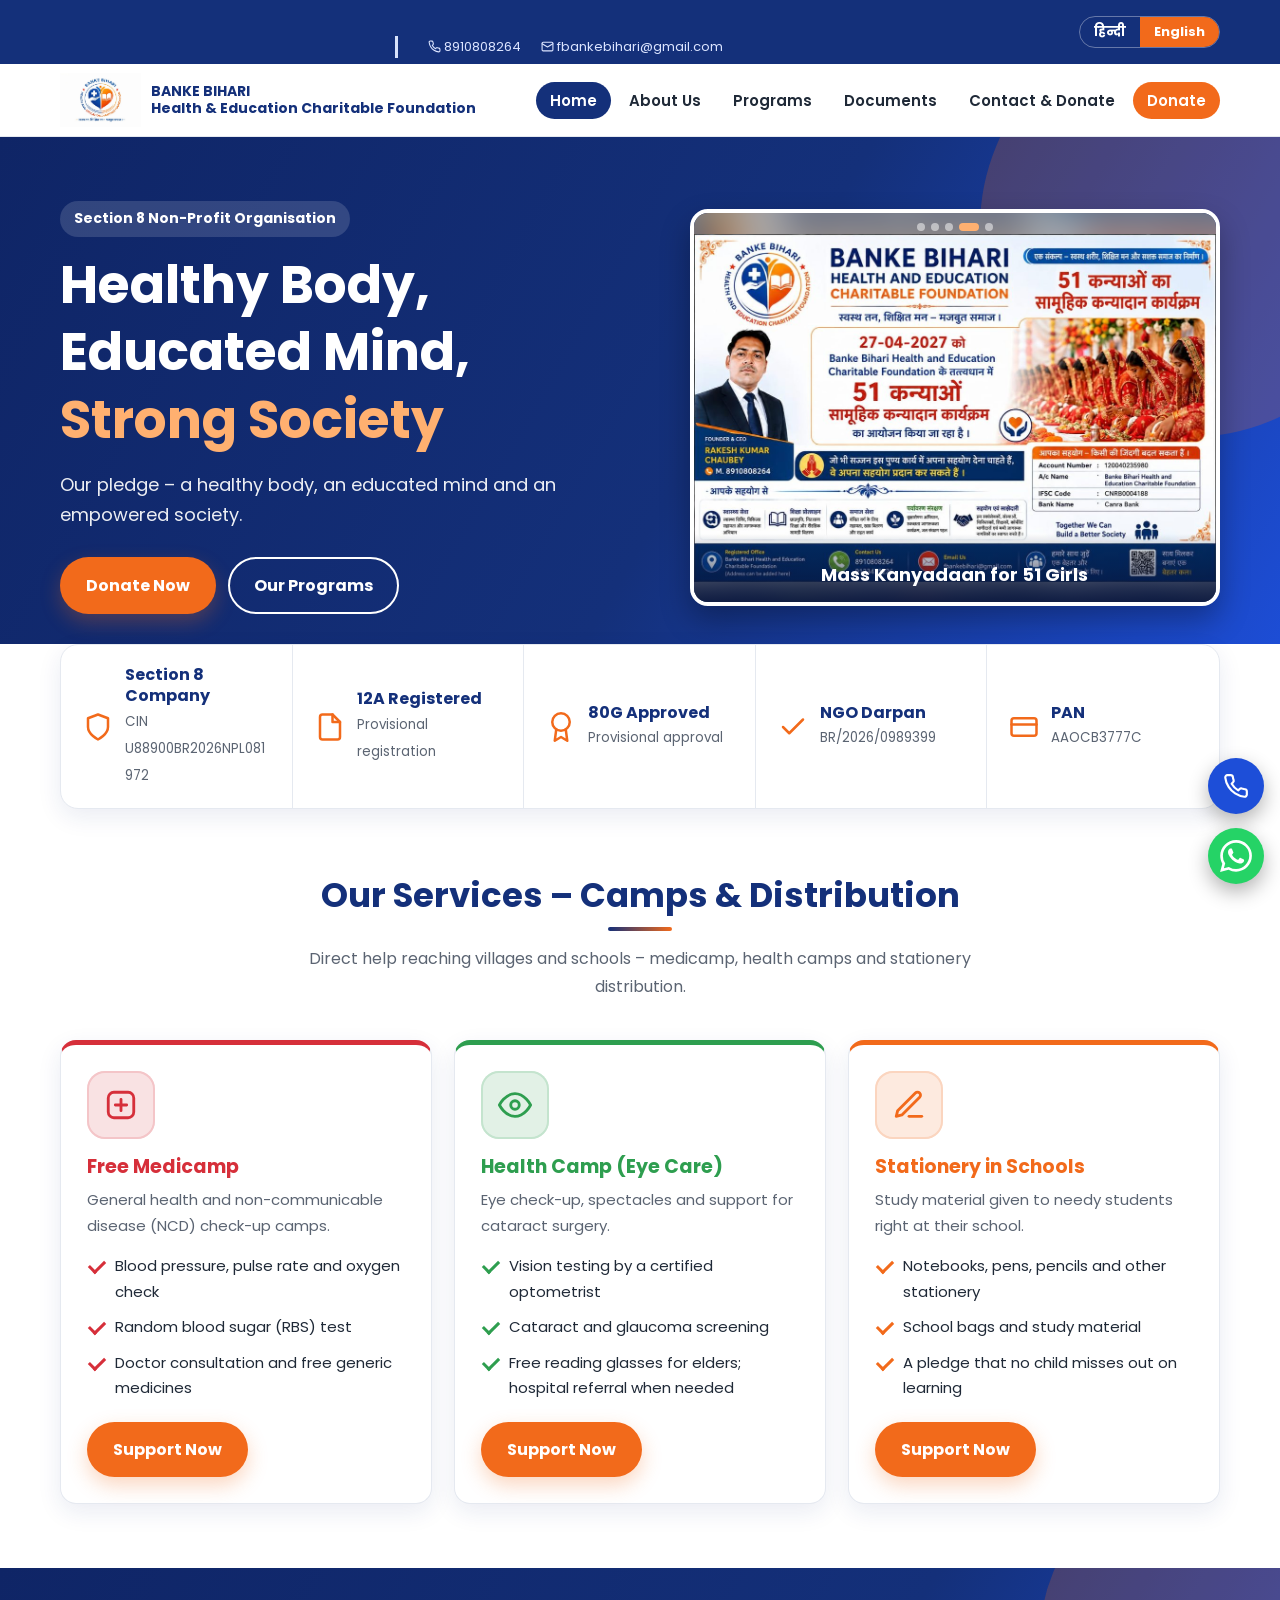
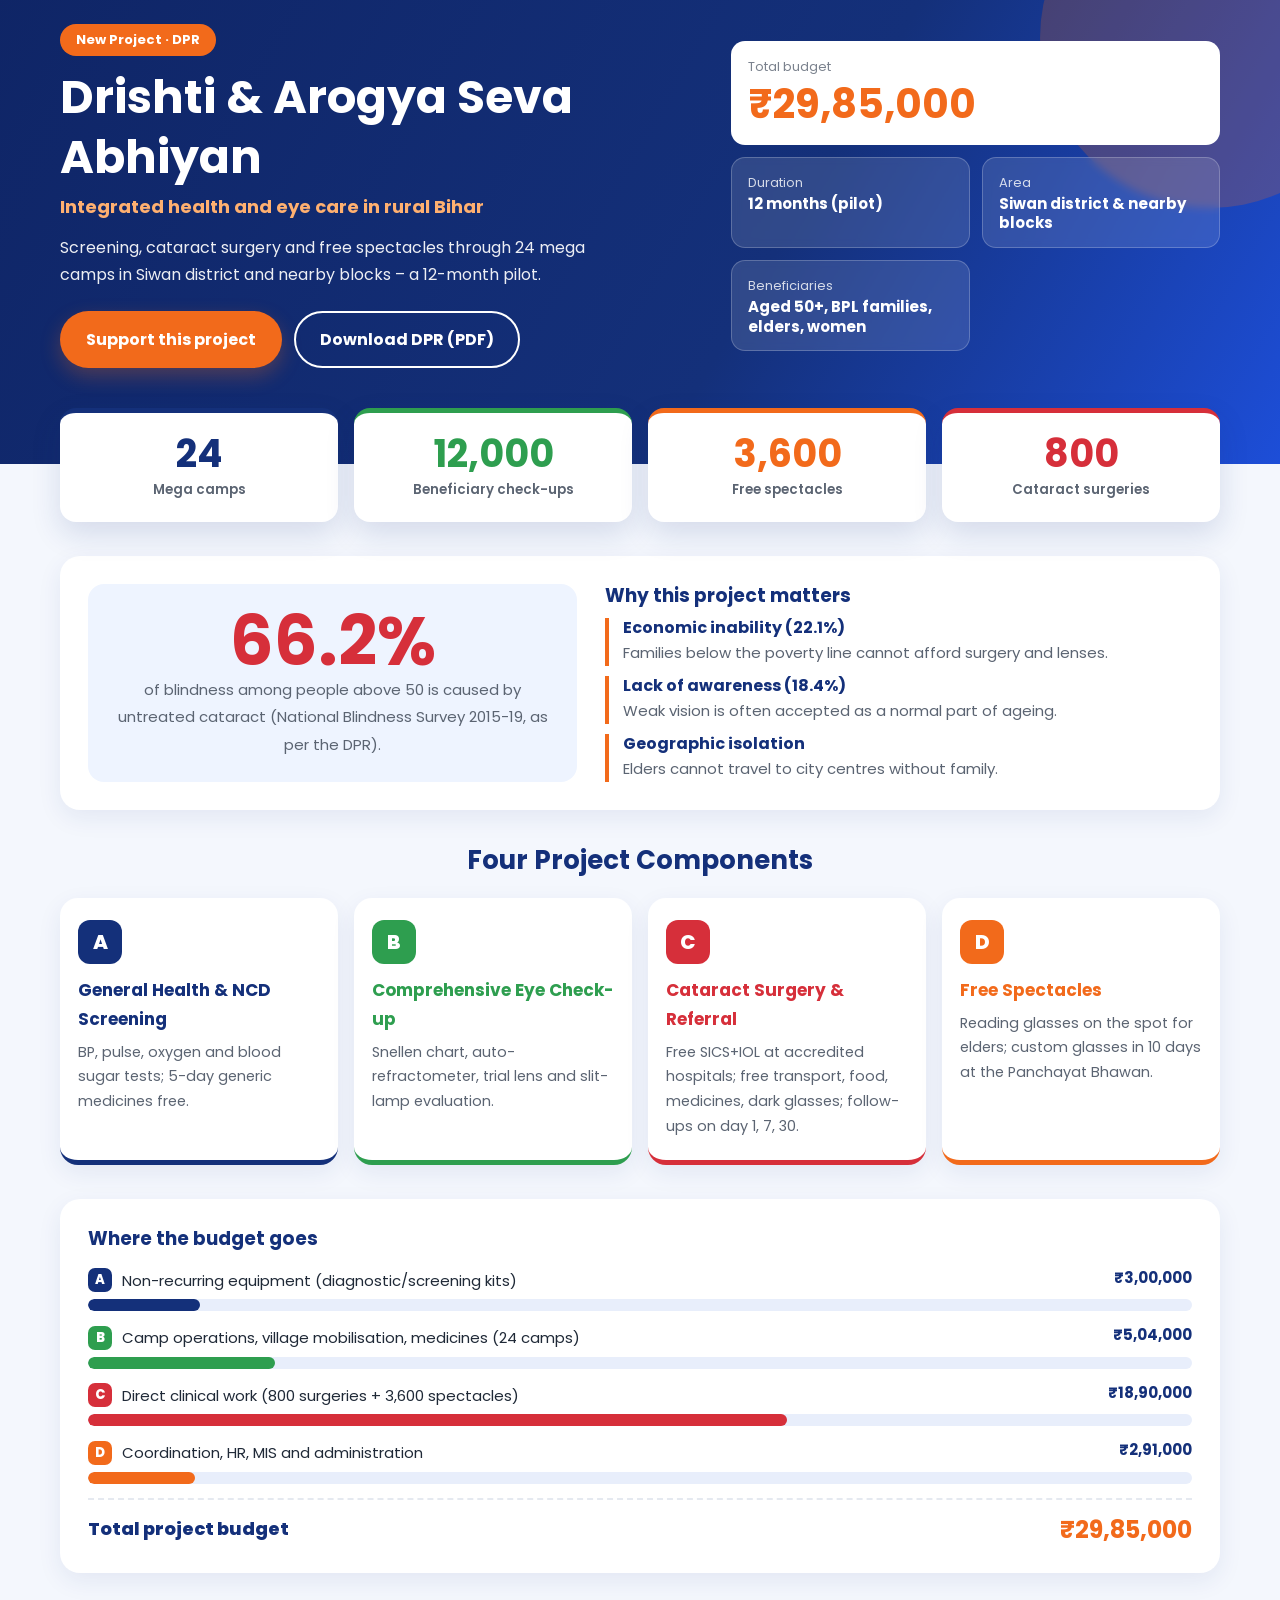
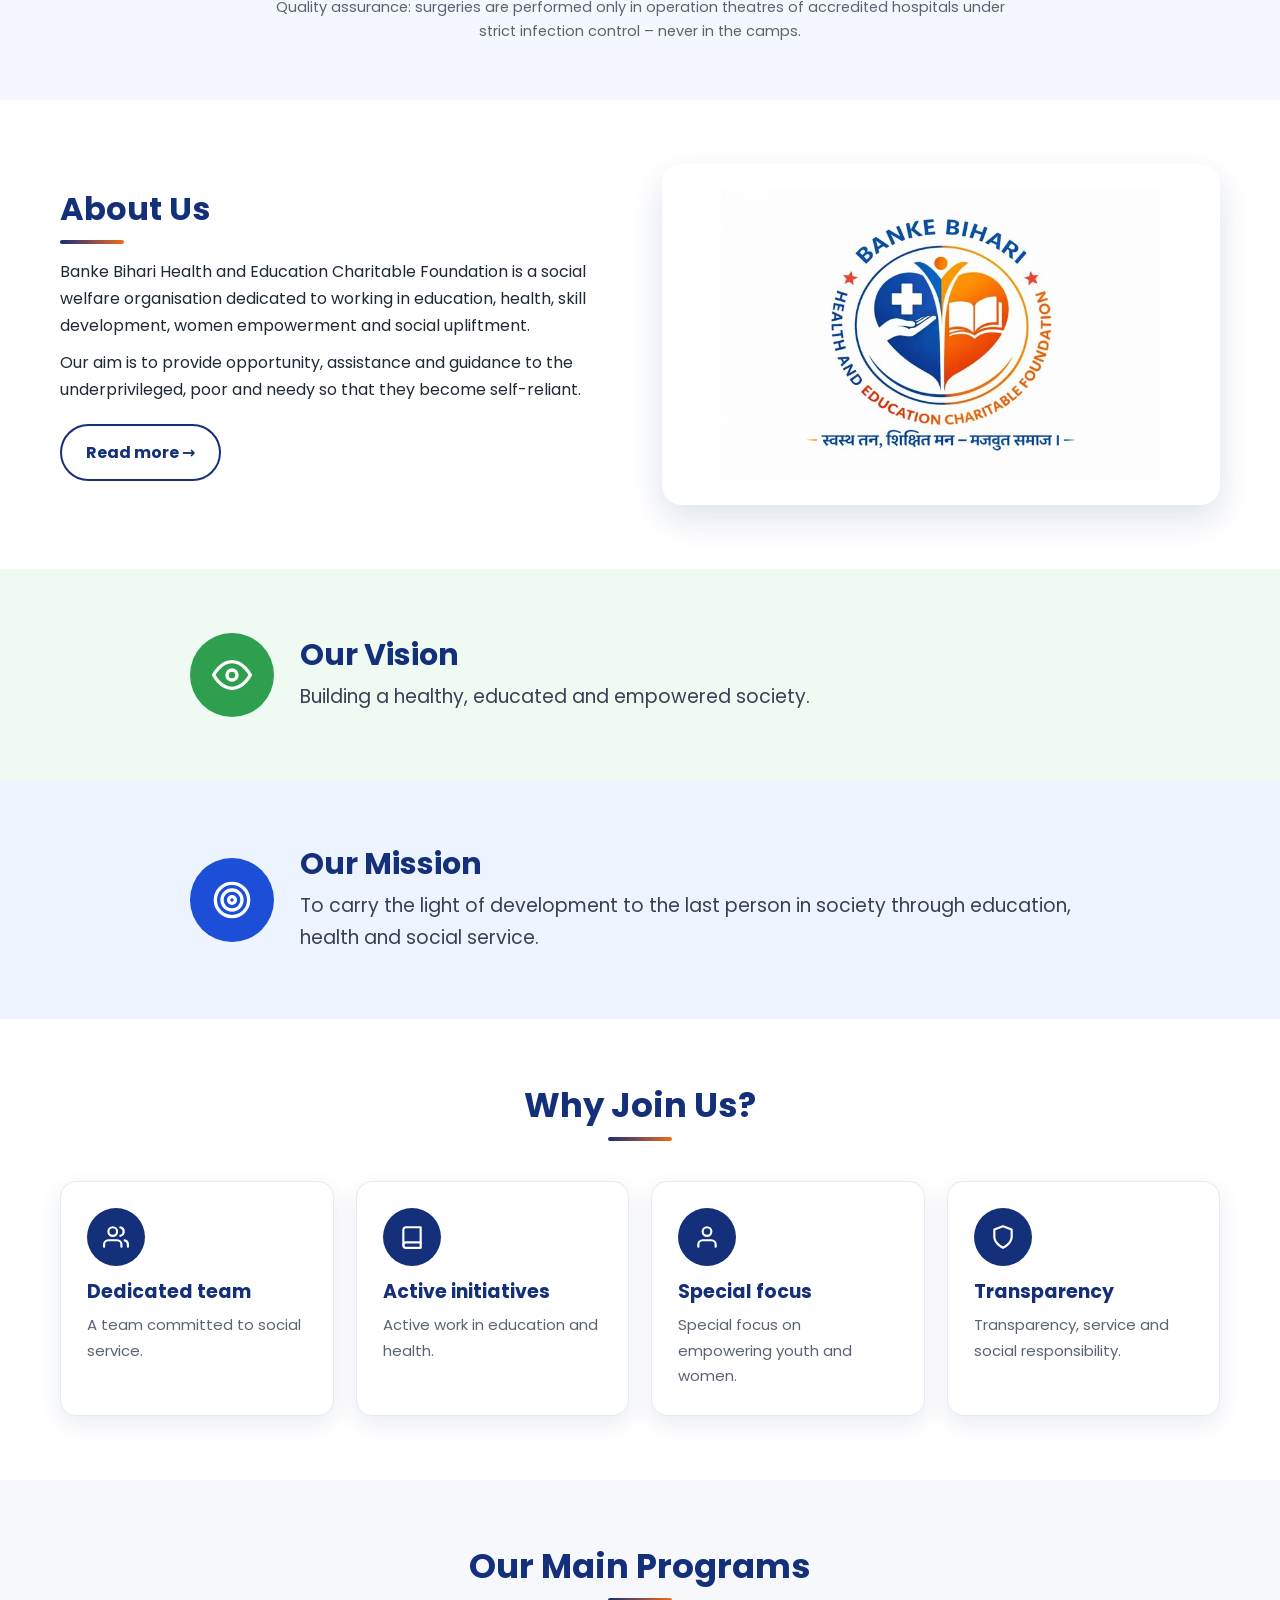
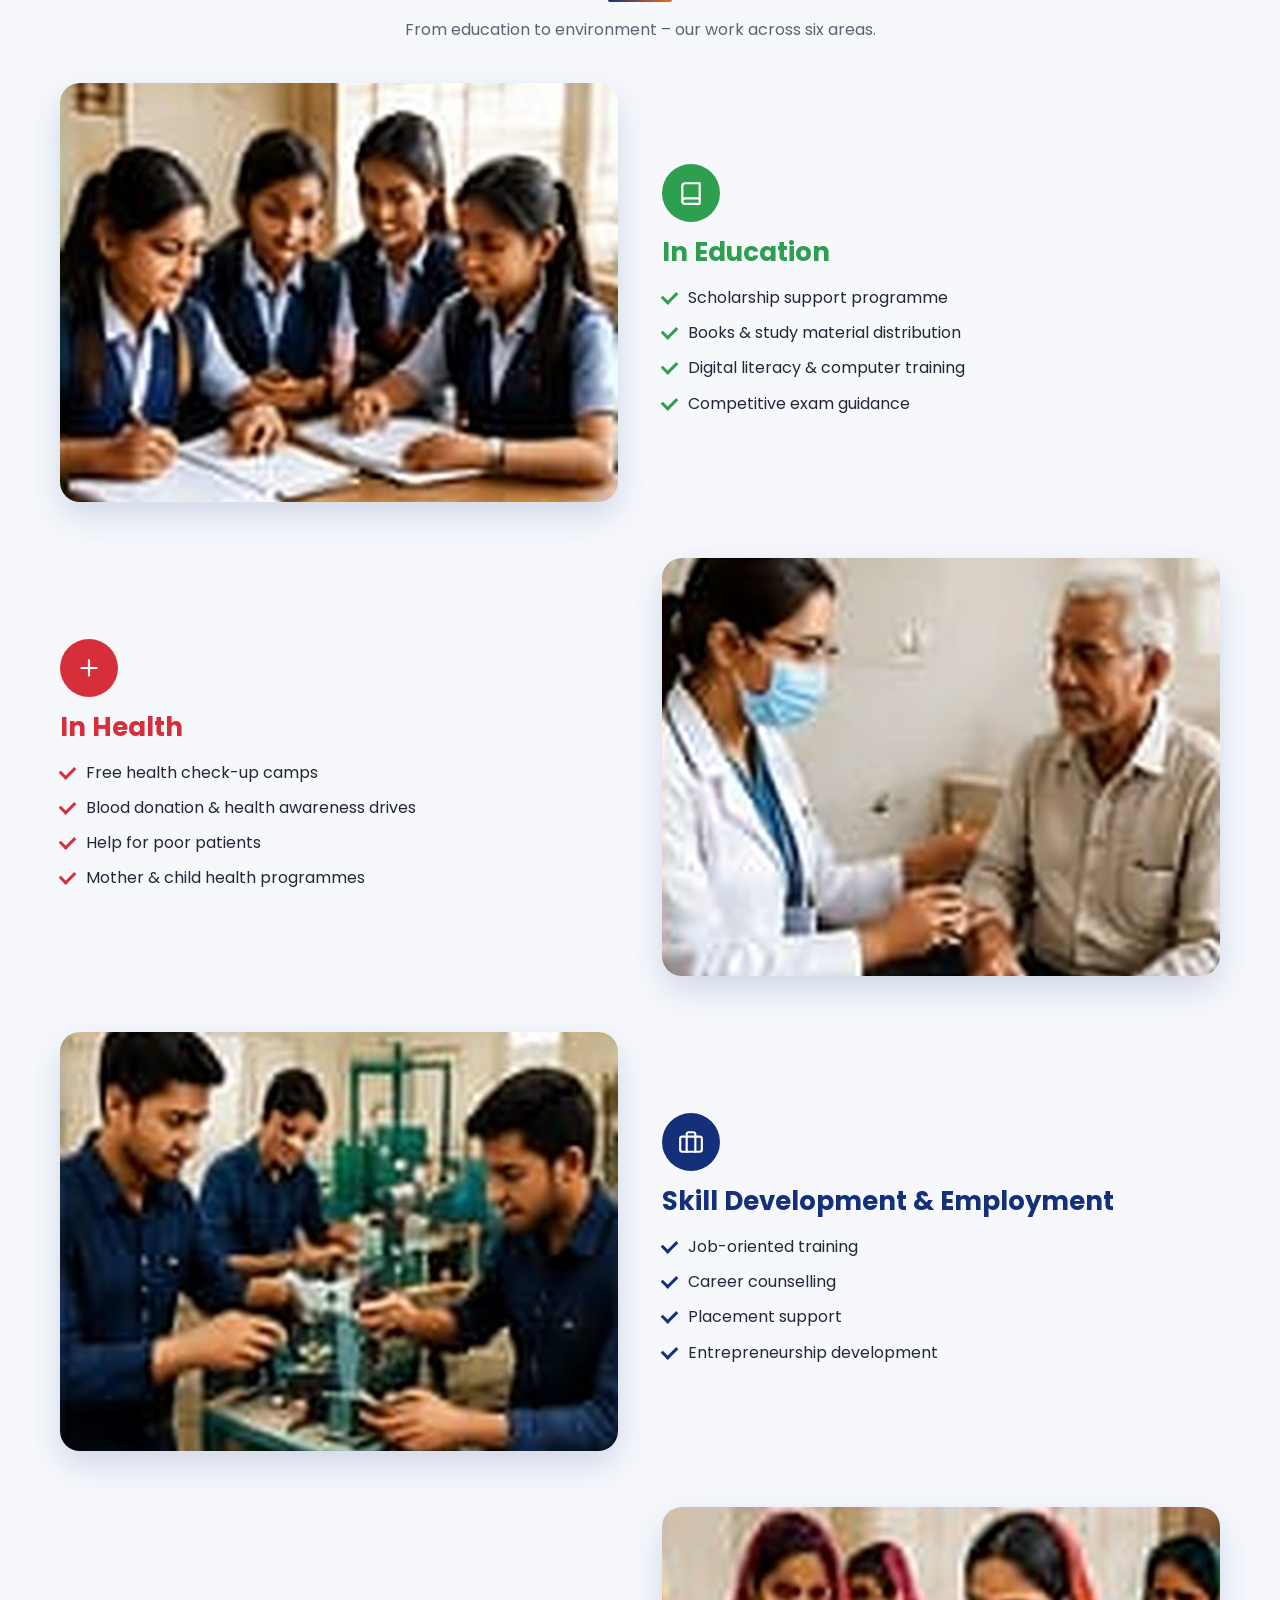
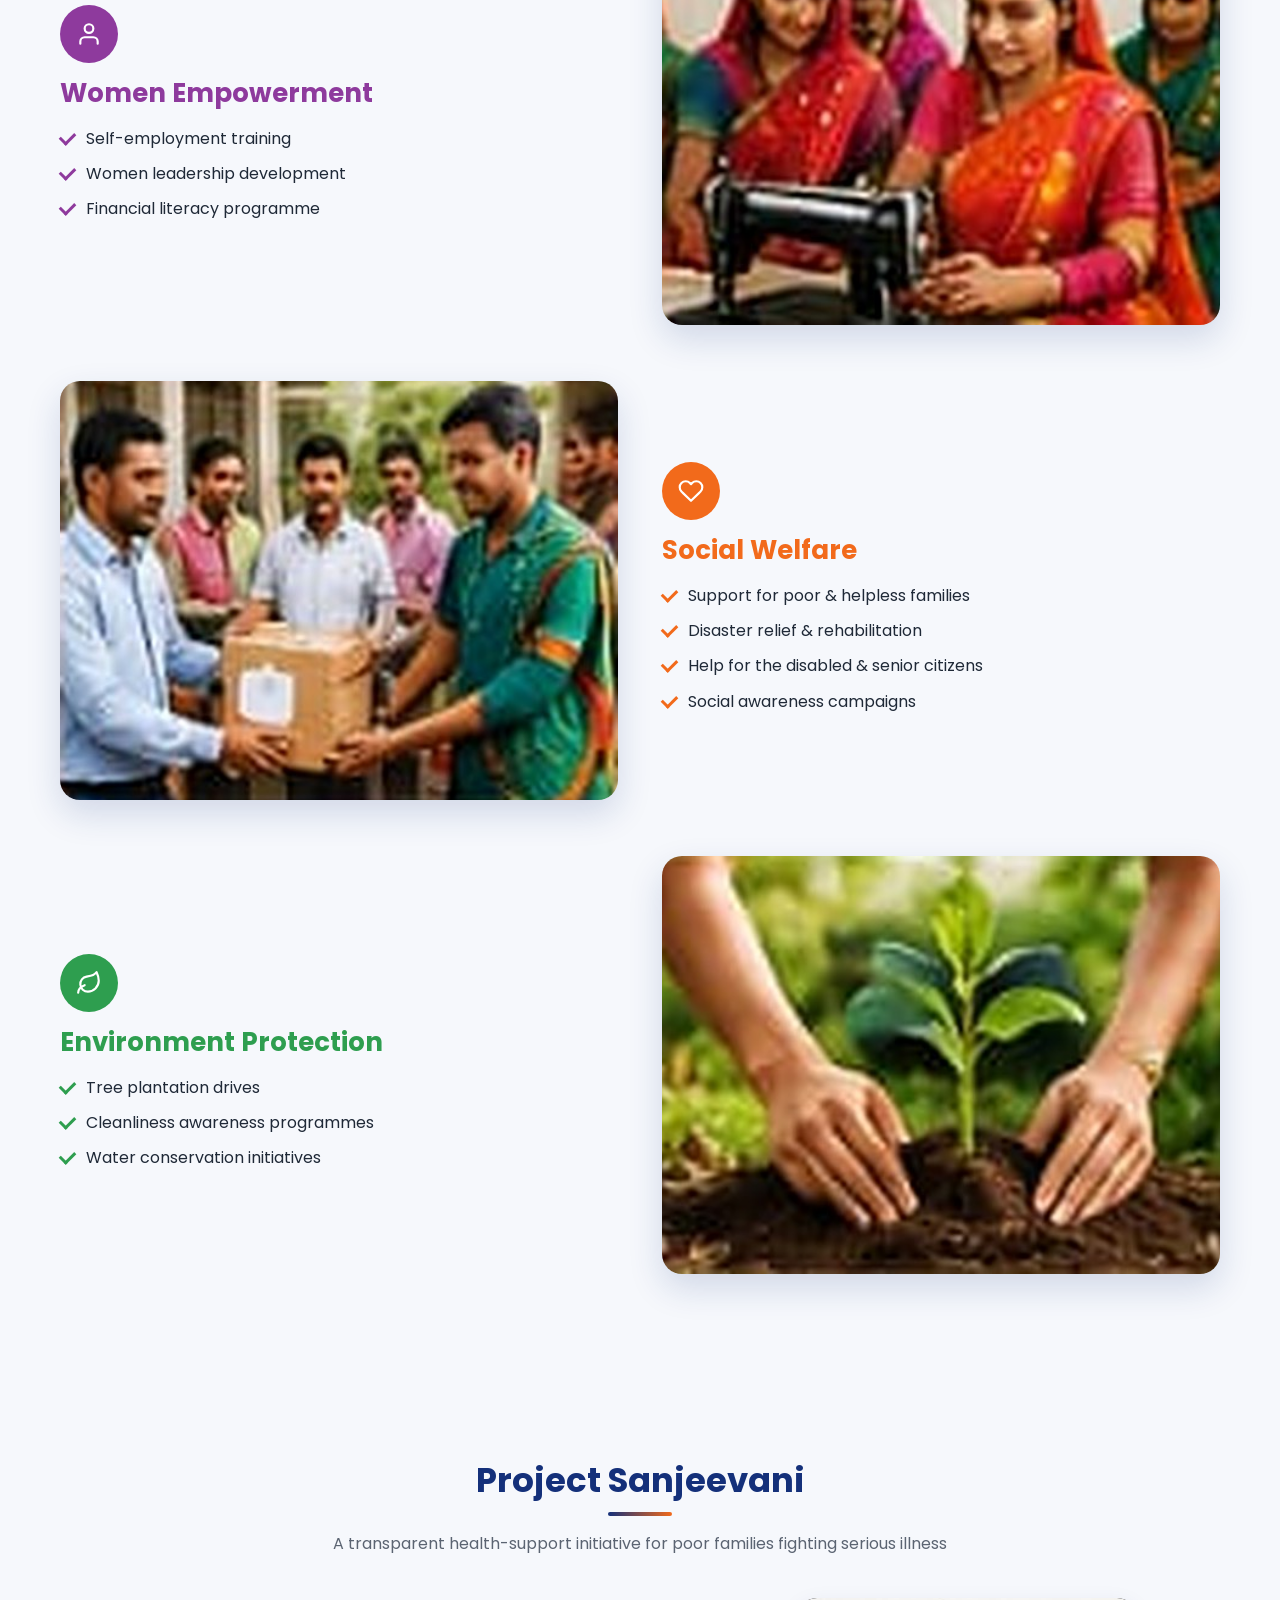
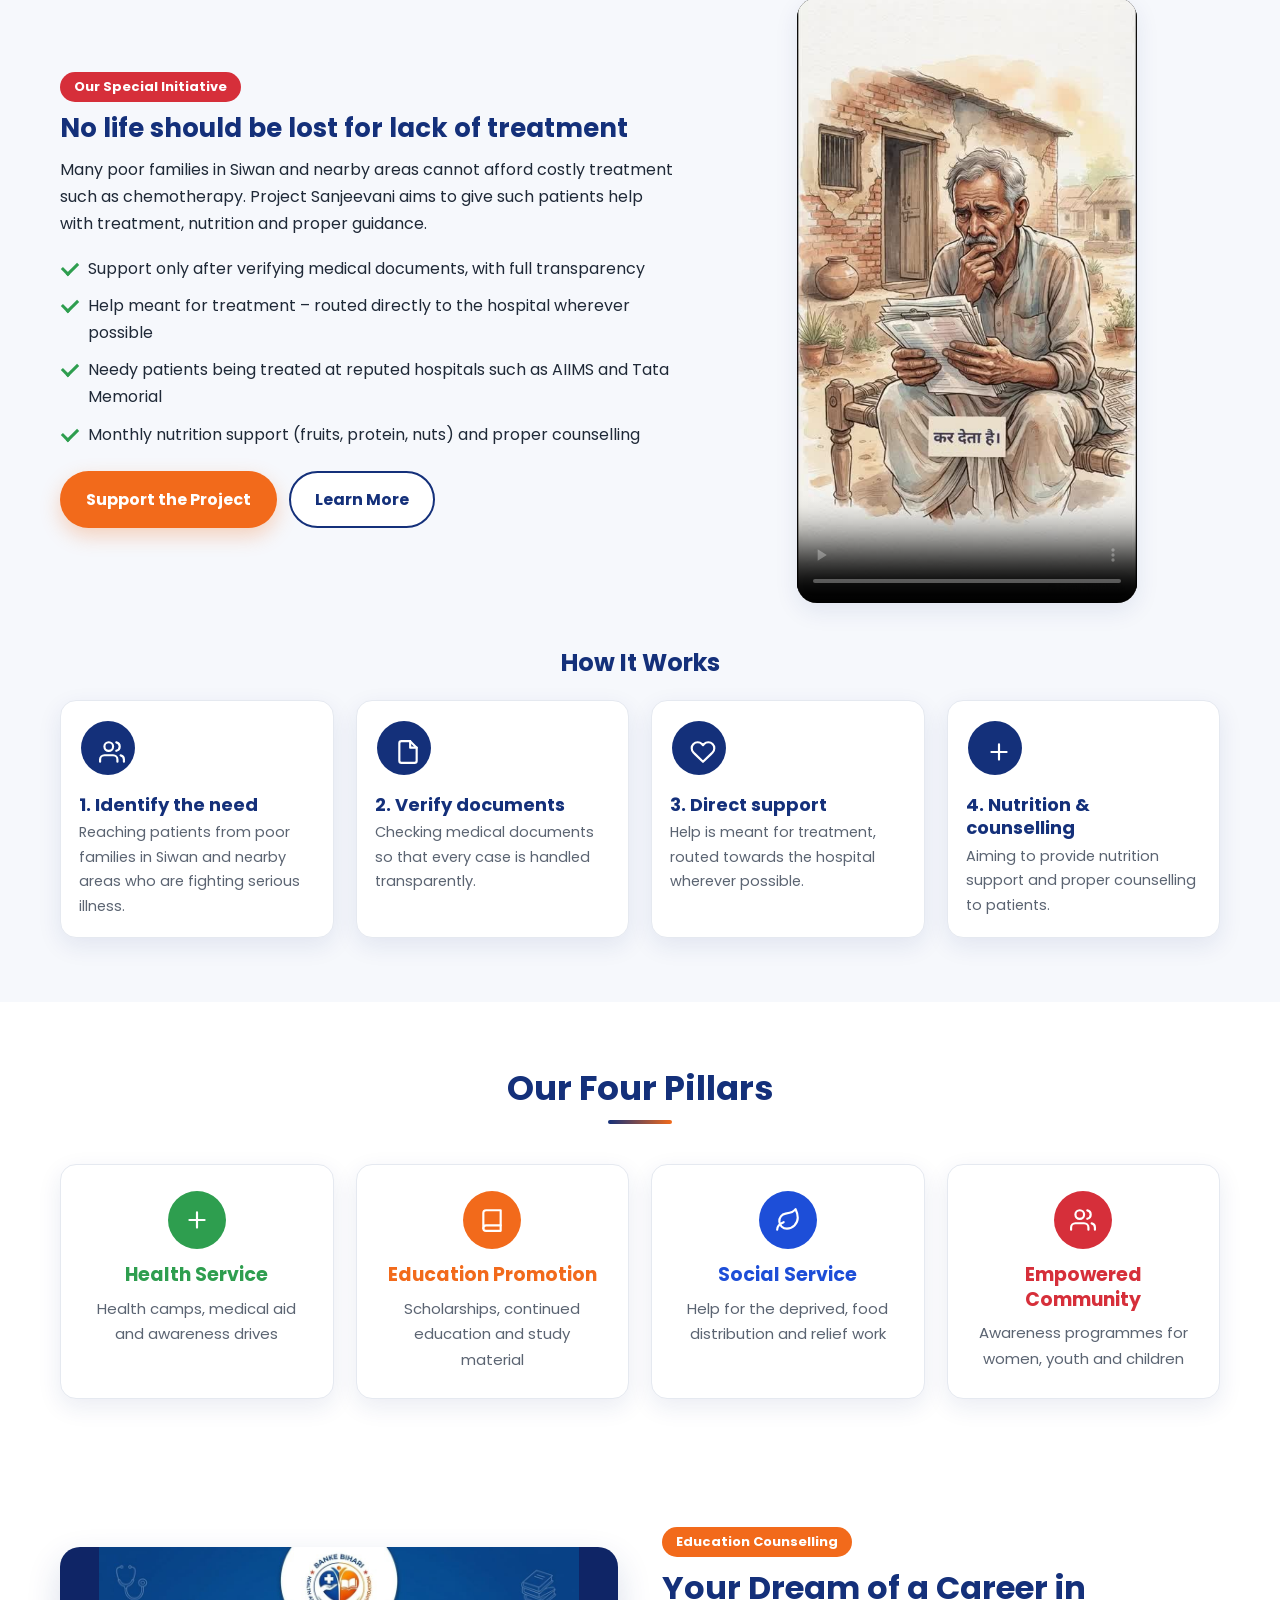
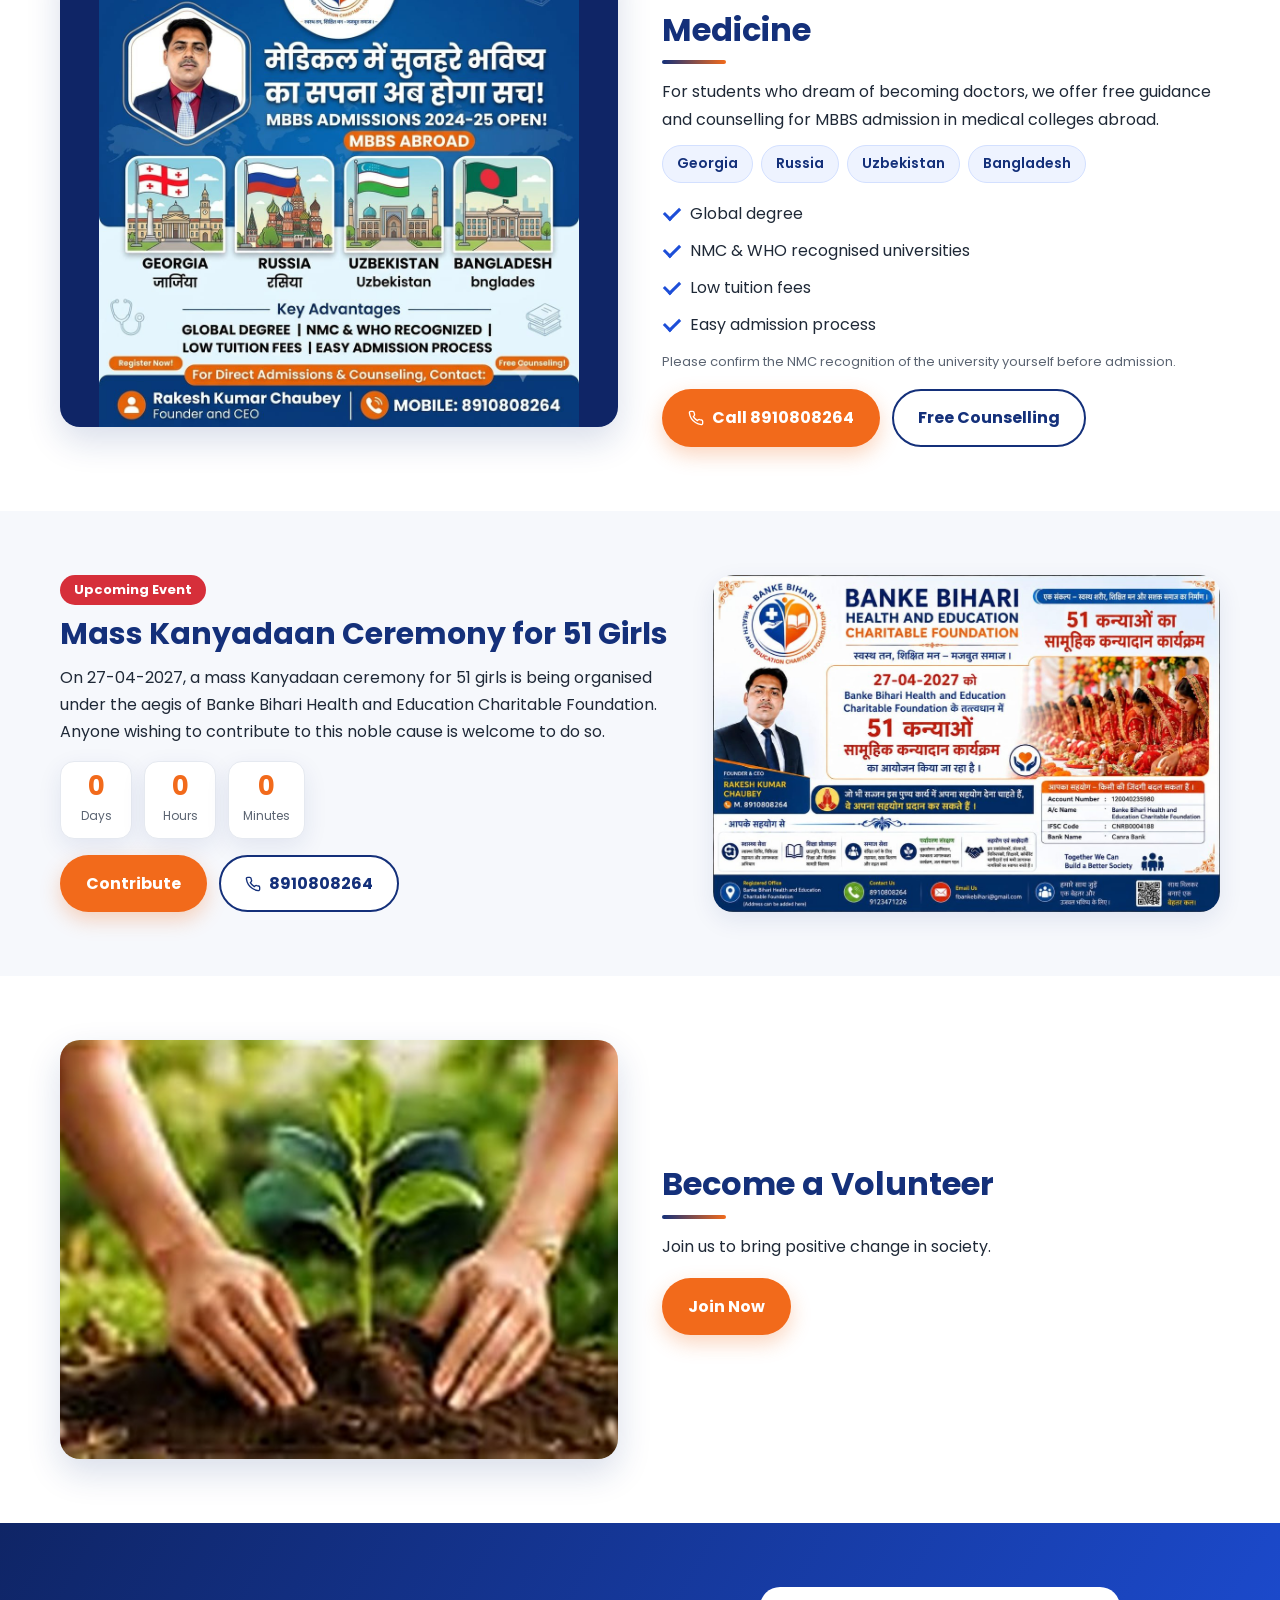
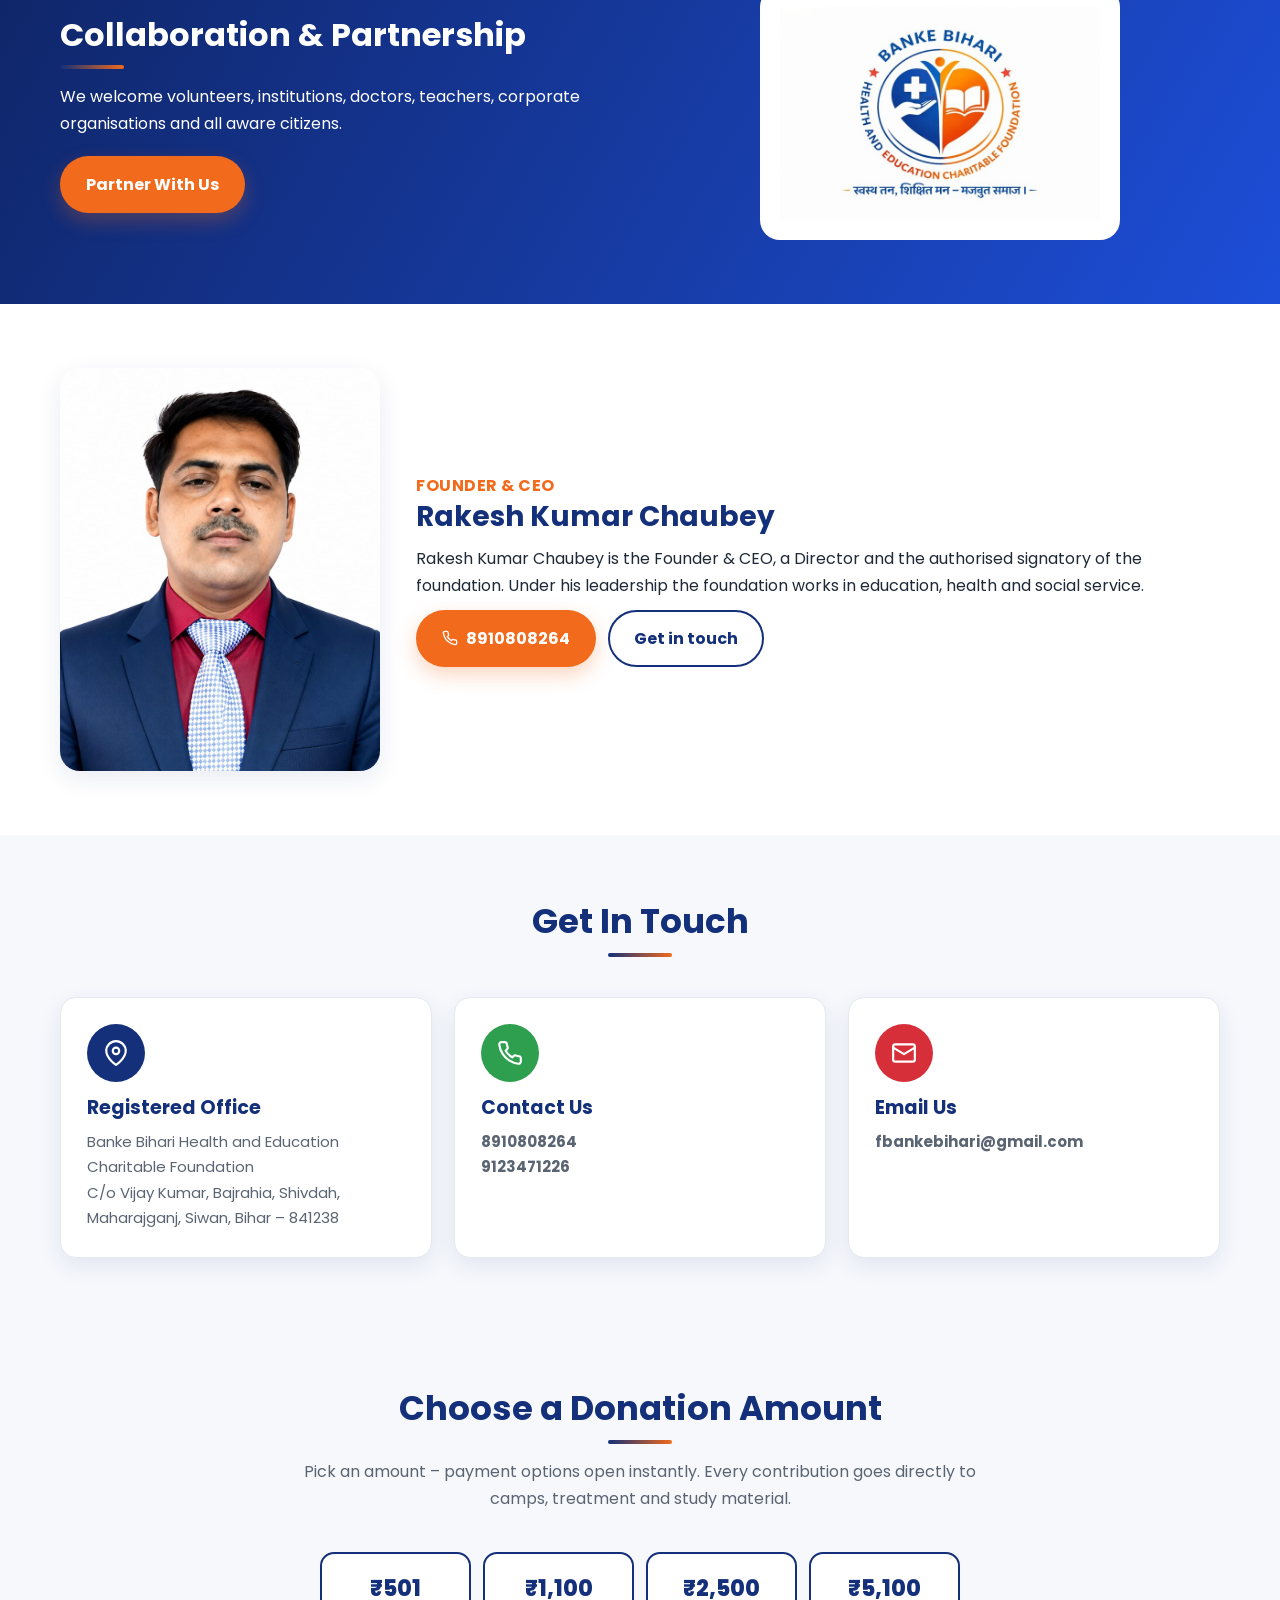
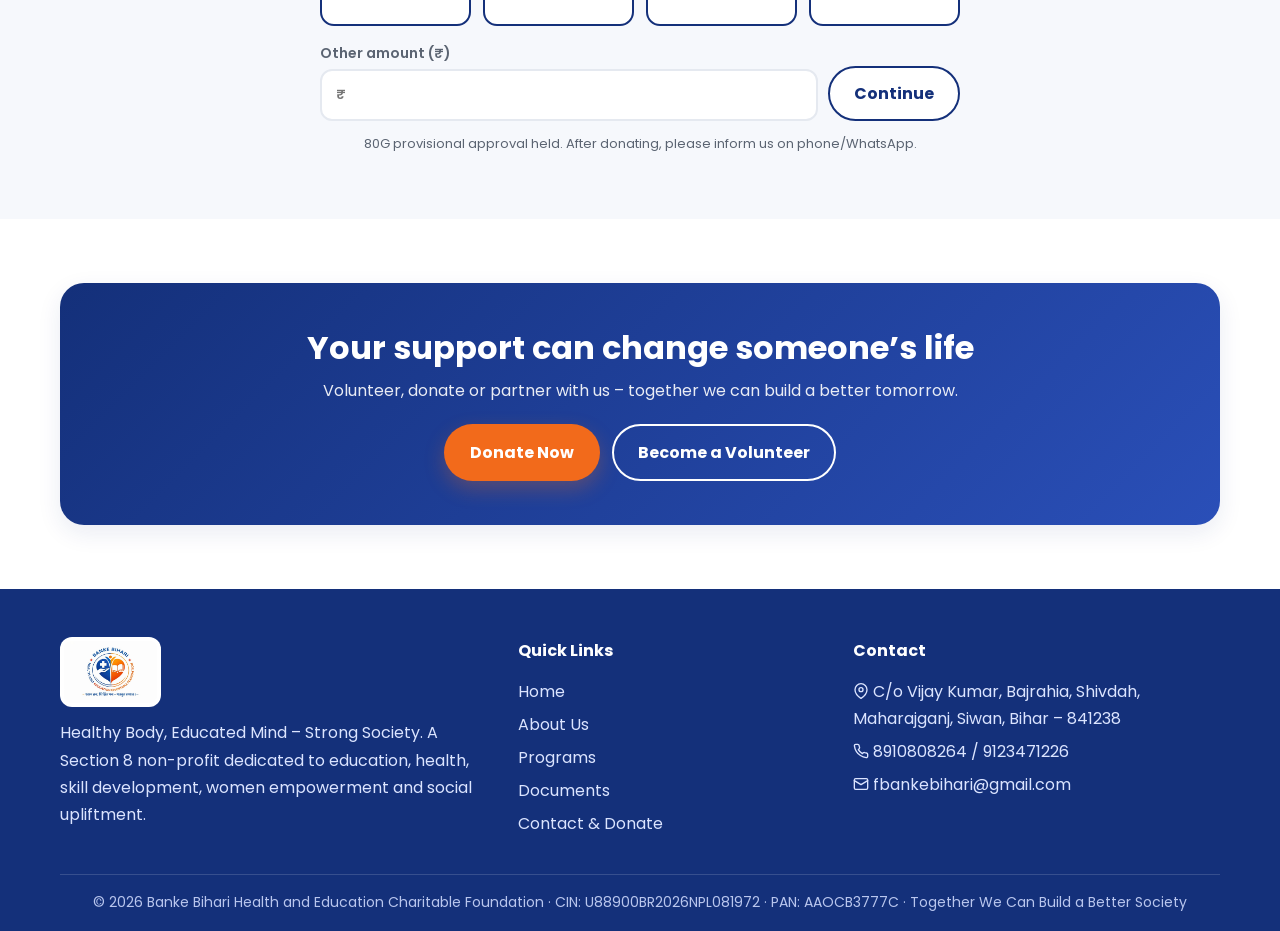
<file: en/index.html>
<!DOCTYPE html><html lang="en" translate="no"><head><meta charset="utf-8"><meta name="google" content="notranslate"><meta name="viewport" content="width=device-width,initial-scale=1">
<title>Home | Banke Bihari Health and Education Charitable Foundation</title><meta name="description" content="Healthy Body, Educated Mind, Strong Society"><meta name="theme-color" content="#14307a">
<link rel="icon" href="../assets/img/favicon.png"><link rel="preconnect" href="https://fonts.googleapis.com"><link rel="preconnect" href="https://fonts.gstatic.com" crossorigin>
<link href="https://fonts.googleapis.com/css2?family=Noto+Sans+Devanagari:wght@400;600;700;800&family=Poppins:wght@400;600;700&display=swap" rel="stylesheet">
<link rel="stylesheet" href="../assets/style.css"></head><body class="en">
<div class="topbar"><div class="wrap"><div class="tl"><a href="tel:+918910808264"><svg class="i" viewBox="0 0 24 24" aria-hidden="true"><path d="M22 16.9v3a2 2 0 0 1-2.2 2 19.8 19.8 0 0 1-8.6-3.1 19.5 19.5 0 0 1-6-6A19.8 19.8 0 0 1 2.1 4.2 2 2 0 0 1 4.1 2h3a2 2 0 0 1 2 1.7c.1 1 .4 1.9.7 2.8a2 2 0 0 1-.5 2.1L8 10a16 16 0 0 0 6 6l1.4-1.3a2 2 0 0 1 2.1-.4c.9.3 1.8.6 2.8.7a2 2 0 0 1 1.7 2z"/></svg> 8910808264</a><a class="hide" href="mailto:fbankebihari@gmail.com"><svg class="i" viewBox="0 0 24 24" aria-hidden="true"><rect x="2" y="4" width="20" height="16" rx="2"/><path d="m22 7-10 6L2 7"/></svg> fbankebihari@gmail.com</a></div>
<div class="lang" aria-label="Language"><a class="" href="../index.html" hreflang="hi">हिन्दी</a><a class="on" href="index.html" hreflang="en">English</a></div></div></div>
<header><div class="wrap nav"><a class="brand" href="index.html"><img src="../assets/img/logo.jpg" alt="logo"><span><b>BANKE BIHARI<br>Health &amp; Education Charitable Foundation</b></span></a>
<button class="burger" aria-label="Menu" aria-expanded="false">☰</button><nav><ul><li><a href="index.html" class="active">Home</a></li><li><a href="about.html" class="">About Us</a></li><li><a href="programs.html" class="">Programs</a></li><li><a href="documents.html" class="">Documents</a></li><li><a href="contact.html" class="">Contact & Donate</a></li><li><a class="cta" href="contact.html#donate">Donate</a></li></ul></nav></div></header><main>
<section class="hero2"><div class="wrap grid"><div><span class="tag">Section 8 Non-Profit Organisation</span><h1>Healthy Body, Educated Mind,<br><span>Strong Society</span></h1><p class="lead">Our pledge – a healthy body, an educated mind and an empowered society.</p><div class="btns"><a class="btn p" href="contact.html#donate">Donate Now</a><a class="btn o" href="programs.html">Our Programs</a></div></div>
<div class="slider" id="heroSlider" aria-roledescription="carousel"><div class="slide on"><div class="bg"></div><img src="https://images.pexels.com/photos/7579831/pexels-photo-7579831.jpeg?auto=compress&cs=tinysrgb&w=1800" onerror="this.onerror=null;this.src='../assets/img/b_health.jpg'" alt="Free Medicamp & Health Camps" decoding="async"><span class="cap">Free Medicamp & Health Camps</span></div><div class="slide"><div class="bg"></div><img src="https://images.pexels.com/photos/31864438/pexels-photo-31864438.jpeg?auto=compress&cs=tinysrgb&w=1800" onerror="this.onerror=null;this.src='../assets/img/b_edu.jpg'" alt="Stationery Distribution in Schools" loading="lazy" decoding="async"><span class="cap">Stationery Distribution in Schools</span></div><div class="slide"><div class="bg"></div><img src="../assets/img/sanjeevani-poster.jpg" alt="Project Sanjeevani" loading="lazy" decoding="async"><span class="cap">Project Sanjeevani</span></div><div class="slide"><div class="bg"></div><img src="../assets/img/kanyadaan-poster.jpg" alt="Mass Kanyadaan for 51 Girls" loading="lazy" decoding="async"><span class="cap">Mass Kanyadaan for 51 Girls</span></div><div class="slide"><div class="bg"></div><img src="../assets/img/mbbs-poster.jpg" alt="Free MBBS Abroad Counselling" loading="lazy" decoding="async"><span class="cap">Free MBBS Abroad Counselling</span></div><div class="dots" aria-hidden="true"></div></div></div></section>
<div class="trust"><div class="wrap"><div class="row"><div class="it"><svg class="i" viewBox="0 0 24 24" aria-hidden="true"><path d="M12 22s8-4 8-10V5l-8-3-8 3v7c0 6 8 10 8 10z"/></svg><div><b>Section 8 Company</b><small>CIN U88900BR2026NPL081972</small></div></div><div class="it"><svg class="i" viewBox="0 0 24 24" aria-hidden="true"><path d="M14 2H6a2 2 0 0 0-2 2v16a2 2 0 0 0 2 2h12a2 2 0 0 0 2-2V8z"/><path d="M14 2v6h6"/></svg><div><b>12A Registered</b><small>Provisional registration</small></div></div><div class="it"><svg class="i" viewBox="0 0 24 24" aria-hidden="true"><circle cx="12" cy="8" r="7"/><path d="M8.2 13.9 7 23l5-3 5 3-1.2-9.1"/></svg><div><b>80G Approved</b><small>Provisional approval</small></div></div><div class="it"><svg class="i" viewBox="0 0 24 24" aria-hidden="true"><path d="M20 6 9 17l-5-5"/></svg><div><b>NGO Darpan</b><small>BR/2026/0989399</small></div></div><div class="it"><svg class="i" viewBox="0 0 24 24" aria-hidden="true"><rect x="2" y="5" width="20" height="14" rx="2"/><path d="M2 10h20"/></svg><div><b>PAN</b><small>AAOCB3777C</small></div></div></div></div>
<section id="services"><div class="wrap"><h2 class="title">Our Services – Camps & Distribution</h2><div class="bar"></div><p class="sub">Direct help reaching villages and schools – medicamp, health camps and stationery distribution.</p><div class="cards"><div class="card svc reveal" style="--c:#d62f3a"><div class="ico" style="--c:#d62f3a"><svg class="i" viewBox="0 0 24 24" aria-hidden="true"><rect x="3" y="3" width="18" height="18" rx="4"/><path d="M12 8v8M8 12h8"/></svg></div><h3 style="color:#d62f3a">Free Medicamp</h3><p>General health and non-communicable disease (NCD) check-up camps.</p><ul class="tick" style="--c:#d62f3a"><li>Blood pressure, pulse rate and oxygen check</li><li>Random blood sugar (RBS) test</li><li>Doctor consultation and free generic medicines</li></ul><button class="btn p" type="button" data-donate="1100" data-purpose="Medicamp">Support Now</button></div><div class="card svc reveal" style="--c:#2e9e4f"><div class="ico" style="--c:#2e9e4f"><svg class="i" viewBox="0 0 24 24" aria-hidden="true"><path d="M1 12s4-8 11-8 11 8 11 8-4 8-11 8-11-8-11-8z"/><circle cx="12" cy="12" r="3"/></svg></div><h3 style="color:#2e9e4f">Health Camp (Eye Care)</h3><p>Eye check-up, spectacles and support for cataract surgery.</p><ul class="tick" style="--c:#2e9e4f"><li>Vision testing by a certified optometrist</li><li>Cataract and glaucoma screening</li><li>Free reading glasses for elders; hospital referral when needed</li></ul><button class="btn p" type="button" data-donate="1100" data-purpose="Health Camp">Support Now</button></div><div class="card svc reveal" style="--c:#f26a1b"><div class="ico" style="--c:#f26a1b"><svg class="i" viewBox="0 0 24 24" aria-hidden="true"><path d="M12 20h9"/><path d="M16.5 3.5a2.12 2.12 0 0 1 3 3L7 19l-4 1 1-4z"/></svg></div><h3 style="color:#f26a1b">Stationery in Schools</h3><p>Study material given to needy students right at their school.</p><ul class="tick" style="--c:#f26a1b"><li>Notebooks, pens, pencils and other stationery</li><li>School bags and study material</li><li>A pledge that no child misses out on learning</li></ul><button class="btn p" type="button" data-donate="1100" data-purpose="Stationery Distribution">Support Now</button></div></div></div></section>
<section class="dp" id="dpr"><div class="dp-hero"><div class="wrap"><div class="dp-top reveal"><div><span class="dp-pill">New Project · DPR</span><h2>Drishti & Arogya Seva Abhiyan</h2><p class="s">Integrated health and eye care in rural Bihar</p><p class="l">Screening, cataract surgery and free spectacles through 24 mega camps in Siwan district and nearby blocks – a 12-month pilot.</p><div class="btns"><button class="btn p" type="button" data-donate="2500" data-purpose="Drishti & Arogya Seva Abhiyan (DPR)">Support this project</button><a class="btn o" href="../assets/docs/DPR-drishti-aarogya-seva-abhiyan.pdf" target="_blank" rel="noopener">Download DPR (PDF)</a></div></div><div class="dp-facts"><div><small>Total budget</small><b>₹29,85,000</b></div><div><small>Duration</small><b>12 months (pilot)</b></div><div><small>Area</small><b>Siwan district & nearby blocks</b></div><div><small>Beneficiaries</small><b>Aged 50+, BPL families, elders, women</b></div></div></div></div></div><div class="wrap"><div class="dp-stats reveal"><div class="dp-stat" style="--c:#14307a"><b>24</b><small>Mega camps</small></div><div class="dp-stat" style="--c:#2e9e4f"><b>12,000</b><small>Beneficiary check-ups</small></div><div class="dp-stat" style="--c:#f26a1b"><b>3,600</b><small>Free spectacles</small></div><div class="dp-stat" style="--c:#d62f3a"><b>800</b><small>Cataract surgeries</small></div></div><div class="dp-need reveal"><div class="big"><b>66.2%</b><span>of blindness among people above 50 is caused by untreated cataract (National Blindness Survey 2015-19, as per the DPR).</span></div><div><h3>Why this project matters</h3><ul><li><b>Economic inability (22.1%)</b><span>Families below the poverty line cannot afford surgery and lenses.</span></li><li><b>Lack of awareness (18.4%)</b><span>Weak vision is often accepted as a normal part of ageing.</span></li><li><b>Geographic isolation</b><span>Elders cannot travel to city centres without family.</span></li></ul></div></div><h3 class="dp-h">Four Project Components</h3><div class="dp-comps reveal"><div class="dp-comp" style="--c:#14307a"><span>A</span><h4>General Health & NCD Screening</h4><p>BP, pulse, oxygen and blood sugar tests; 5-day generic medicines free.</p></div><div class="dp-comp" style="--c:#2e9e4f"><span>B</span><h4>Comprehensive Eye Check-up</h4><p>Snellen chart, auto-refractometer, trial lens and slit-lamp evaluation.</p></div><div class="dp-comp" style="--c:#d62f3a"><span>C</span><h4>Cataract Surgery & Referral</h4><p>Free SICS+IOL at accredited hospitals; free transport, food, medicines, dark glasses; follow-ups on day 1, 7, 30.</p></div><div class="dp-comp" style="--c:#f26a1b"><span>D</span><h4>Free Spectacles</h4><p>Reading glasses on the spot for elders; custom glasses in 10 days at the Panchayat Bhawan.</p></div></div><div class="dp-bud reveal"><h3>Where the budget goes</h3><div class="dp-bar"><div class="r"><span><i style="background:#14307a">A</i>Non-recurring equipment (diagnostic/screening kits)</span><b>₹3,00,000</b></div><div class="t"><u style="width:10.1%;background:#14307a"></u></div></div><div class="dp-bar"><div class="r"><span><i style="background:#2e9e4f">B</i>Camp operations, village mobilisation, medicines (24 camps)</span><b>₹5,04,000</b></div><div class="t"><u style="width:16.9%;background:#2e9e4f"></u></div></div><div class="dp-bar"><div class="r"><span><i style="background:#d62f3a">C</i>Direct clinical work (800 surgeries + 3,600 spectacles)</span><b>₹18,90,000</b></div><div class="t"><u style="width:63.3%;background:#d62f3a"></u></div></div><div class="dp-bar"><div class="r"><span><i style="background:#f26a1b">D</i>Coordination, HR, MIS and administration</span><b>₹2,91,000</b></div><div class="t"><u style="width:9.7%;background:#f26a1b"></u></div></div><div class="tot"><span>Total project budget</span><b>₹29,85,000</b></div></div><p class="dp-q">Quality assurance: surgeries are performed only in operation theatres of accredited hospitals under strict infection control – never in the camps.</p></div></section>
</div>
<section><div class="wrap row2" style="margin-bottom:0"><div class="reveal"><h2 style="font-size:32px">About Us</h2><div class="bar" style="margin-left:0"></div><p>Banke Bihari Health and Education Charitable Foundation is a social welfare organisation dedicated to working in education, health, skill development, women empowerment and social upliftment.</p><p style="margin-top:10px">Our aim is to provide opportunity, assistance and guidance to the underprivileged, poor and needy so that they become self-reliant.</p><div class="btns" style="margin-top:20px"><a class="btn o" href="about.html">Read more →</a></div></div><div class="im logo-card reveal"><img src="../assets/img/logo.jpg" alt="Banke Bihari Foundation logo"></div></div></section>
<section style="background:#effaf2"><div class="wrap vmx reveal"><div class="ico" style="--c:#2e9e4f"><svg class="i" viewBox="0 0 24 24" aria-hidden="true"><path d="M1 12s4-8 11-8 11 8 11 8-4 8-11 8-11-8-11-8z"/><circle cx="12" cy="12" r="3"/></svg></div><div><h2>Our Vision</h2><p>Building a healthy, educated and empowered society.</p></div></div></section>
<section style="background:#eef4ff"><div class="wrap vmx reveal"><div class="ico" style="--c:#1d4ed8"><svg class="i" viewBox="0 0 24 24" aria-hidden="true"><circle cx="12" cy="12" r="10"/><circle cx="12" cy="12" r="6"/><circle cx="12" cy="12" r="2"/></svg></div><div><h2>Our Mission</h2><p>To carry the light of development to the last person in society through education, health and social service.</p></div></div></section>
<section class=""><div class="wrap"><h2 class="title">Why Join Us?</h2><div class="bar"></div><div style="height:26px"></div><div class="cards"><div class="card reveal"><div class="ico" style="--c:#14307a"><svg class="i" viewBox="0 0 24 24" aria-hidden="true"><path d="M17 21v-2a4 4 0 0 0-4-4H5a4 4 0 0 0-4 4v2"/><circle cx="9" cy="7" r="4"/><path d="M23 21v-2a4 4 0 0 0-3-3.9M16 3.1a4 4 0 0 1 0 7.8"/></svg></div><h3>Dedicated team</h3><p>A team committed to social service.</p></div><div class="card reveal"><div class="ico" style="--c:#14307a"><svg class="i" viewBox="0 0 24 24" aria-hidden="true"><path d="M4 19.5A2.5 2.5 0 0 1 6.5 17H20V3H6.5A2.5 2.5 0 0 0 4 5.5z"/><path d="M4 19.5A2.5 2.5 0 0 0 6.5 22H20v-5"/></svg></div><h3>Active initiatives</h3><p>Active work in education and health.</p></div><div class="card reveal"><div class="ico" style="--c:#14307a"><svg class="i" viewBox="0 0 24 24" aria-hidden="true"><path d="M20 21v-2a4 4 0 0 0-4-4H8a4 4 0 0 0-4 4v2"/><circle cx="12" cy="7" r="4"/></svg></div><h3>Special focus</h3><p>Special focus on empowering youth and women.</p></div><div class="card reveal"><div class="ico" style="--c:#14307a"><svg class="i" viewBox="0 0 24 24" aria-hidden="true"><path d="M12 22s8-4 8-10V5l-8-3-8 3v7c0 6 8 10 8 10z"/></svg></div><h3>Transparency</h3><p>Transparency, service and social responsibility.</p></div></div></div></section>
<section class="alt"><div class="wrap"><h2 class="title">Our Main Programs</h2><div class="bar"></div><p class="sub">From education to environment – our work across six areas.</p><div class="row2  reveal" style="--c:#2e9e4f"><div class="im"><img src="https://images.pexels.com/photos/31864438/pexels-photo-31864438.jpeg?auto=compress&cs=tinysrgb&w=1000" onerror="this.onerror=null;this.src='../assets/img/b_edu.jpg'" referrerpolicy="no-referrer" alt="In Education" loading="lazy"></div><div><div class="ico" style="--c:#2e9e4f"><svg class="i" viewBox="0 0 24 24" aria-hidden="true"><path d="M4 19.5A2.5 2.5 0 0 1 6.5 17H20V3H6.5A2.5 2.5 0 0 0 4 5.5z"/><path d="M4 19.5A2.5 2.5 0 0 0 6.5 22H20v-5"/></svg></div><h3 style="color:#2e9e4f">In Education</h3><ul><li>Scholarship support programme</li><li>Books & study material distribution</li><li>Digital literacy & computer training</li><li>Competitive exam guidance</li></ul></div></div><div class="row2 rev reveal" style="--c:#d62f3a"><div class="im"><img src="https://images.pexels.com/photos/7579831/pexels-photo-7579831.jpeg?auto=compress&cs=tinysrgb&w=1000" onerror="this.onerror=null;this.src='../assets/img/b_health.jpg'" referrerpolicy="no-referrer" alt="In Health" loading="lazy"></div><div><div class="ico" style="--c:#d62f3a"><svg class="i" viewBox="0 0 24 24" aria-hidden="true"><path d="M12 5v14M5 12h14"/></svg></div><h3 style="color:#d62f3a">In Health</h3><ul><li>Free health check-up camps</li><li>Blood donation & health awareness drives</li><li>Help for poor patients</li><li>Mother & child health programmes</li></ul></div></div><div class="row2  reveal" style="--c:#14307a"><div class="im"><img src="https://images.pexels.com/photos/28735221/pexels-photo-28735221.jpeg?auto=compress&cs=tinysrgb&w=1000" onerror="this.onerror=null;this.src='../assets/img/b_skill.jpg'" referrerpolicy="no-referrer" alt="Skill Development & Employment" loading="lazy"></div><div><div class="ico" style="--c:#14307a"><svg class="i" viewBox="0 0 24 24" aria-hidden="true"><rect x="2" y="7" width="20" height="14" rx="2"/><path d="M16 21V5a2 2 0 0 0-2-2h-4a2 2 0 0 0-2 2v16"/></svg></div><h3 style="color:#14307a">Skill Development & Employment</h3><ul><li>Job-oriented training</li><li>Career counselling</li><li>Placement support</li><li>Entrepreneurship development</li></ul></div></div><div class="row2 rev reveal" style="--c:#8e3a9d"><div class="im"><img src="https://images.pexels.com/photos/27893058/pexels-photo-27893058.jpeg?auto=compress&cs=tinysrgb&w=1000" onerror="this.onerror=null;this.src='../assets/img/b_women.jpg'" referrerpolicy="no-referrer" alt="Women Empowerment" loading="lazy"></div><div><div class="ico" style="--c:#8e3a9d"><svg class="i" viewBox="0 0 24 24" aria-hidden="true"><path d="M20 21v-2a4 4 0 0 0-4-4H8a4 4 0 0 0-4 4v2"/><circle cx="12" cy="7" r="4"/></svg></div><h3 style="color:#8e3a9d">Women Empowerment</h3><ul><li>Self-employment training</li><li>Women leadership development</li><li>Financial literacy programme</li></ul></div></div><div class="row2  reveal" style="--c:#f26a1b"><div class="im"><img src="https://images.pexels.com/photos/6995221/pexels-photo-6995221.jpeg?auto=compress&cs=tinysrgb&w=1000" onerror="this.onerror=null;this.src='../assets/img/b_social.jpg'" referrerpolicy="no-referrer" alt="Social Welfare" loading="lazy"></div><div><div class="ico" style="--c:#f26a1b"><svg class="i" viewBox="0 0 24 24" aria-hidden="true"><path d="M20.8 4.6a5.5 5.5 0 0 0-7.8 0L12 5.7l-1-1.1a5.5 5.5 0 0 0-7.8 7.8l1 1.1L12 21l7.8-7.5 1-1.1a5.5 5.5 0 0 0 0-7.8z"/></svg></div><h3 style="color:#f26a1b">Social Welfare</h3><ul><li>Support for poor & helpless families</li><li>Disaster relief & rehabilitation</li><li>Help for the disabled & senior citizens</li><li>Social awareness campaigns</li></ul></div></div><div class="row2 rev reveal" style="--c:#2e9e4f"><div class="im"><img src="https://images.pexels.com/photos/36151356/pexels-photo-36151356.jpeg?auto=compress&cs=tinysrgb&w=1000" onerror="this.onerror=null;this.src='../assets/img/b_env.jpg'" referrerpolicy="no-referrer" alt="Environment Protection" loading="lazy"></div><div><div class="ico" style="--c:#2e9e4f"><svg class="i" viewBox="0 0 24 24" aria-hidden="true"><path d="M11 20A7 7 0 0 1 9.8 6.1C15.5 5 17 4.5 19 2c1 2 2 4.2 2 8 0 5.5-4.8 10-10 10z"/><path d="M2 21c0-3 1.9-5.5 6-7"/></svg></div><h3 style="color:#2e9e4f">Environment Protection</h3><ul><li>Tree plantation drives</li><li>Cleanliness awareness programmes</li><li>Water conservation initiatives</li></ul></div></div></div></section>
<section class="alt" id="sanjeevani"><div class="wrap"><h2 class="title">Project Sanjeevani</h2><div class="bar"></div><p class="sub">A transparent health-support initiative for poor families fighting serious illness</p>
<div class="event"><div class="reveal"><span class="pill">Our Special Initiative</span><h3 style="font-size:26px;margin-bottom:10px">No life should be lost for lack of treatment</h3><p>Many poor families in Siwan and nearby areas cannot afford costly treatment such as chemotherapy. Project Sanjeevani aims to give such patients help with treatment, nutrition and proper guidance.</p><ul class="tick"><li>Support only after verifying medical documents, with full transparency</li><li>Help meant for treatment – routed directly to the hospital wherever possible</li><li>Needy patients being treated at reputed hospitals such as AIIMS and Tata Memorial</li><li>Monthly nutrition support (fruits, protein, nuts) and proper counselling</li></ul><div class="btns" style="margin-top:18px"><a class="btn p" href="contact.html#donate">Support the Project</a><a class="btn o" href="programs.html#sanjeevani">Learn More</a></div></div><div class="video reveal"><video controls preload="metadata" playsinline poster="../assets/img/sanjeevani-poster.jpg"><source src="../assets/sanjeevani.mp4" type="video/mp4"></video></div></div>
<h3 style="text-align:center;margin:44px 0 22px;font-size:24px">How It Works</h3><div class="steps"><div class="step reveal"><div class="ico" style="--c:#14307a;margin:20px 20px 0"><svg class="i" viewBox="0 0 24 24" aria-hidden="true"><path d="M17 21v-2a4 4 0 0 0-4-4H5a4 4 0 0 0-4 4v2"/><circle cx="9" cy="7" r="4"/><path d="M23 21v-2a4 4 0 0 0-3-3.9M16 3.1a4 4 0 0 1 0 7.8"/></svg></div><div><h3>1. Identify the need</h3><p>Reaching patients from poor families in Siwan and nearby areas who are fighting serious illness.</p></div></div><div class="step reveal"><div class="ico" style="--c:#14307a;margin:20px 20px 0"><svg class="i" viewBox="0 0 24 24" aria-hidden="true"><path d="M14 2H6a2 2 0 0 0-2 2v16a2 2 0 0 0 2 2h12a2 2 0 0 0 2-2V8z"/><path d="M14 2v6h6"/></svg></div><div><h3>2. Verify documents</h3><p>Checking medical documents so that every case is handled transparently.</p></div></div><div class="step reveal"><div class="ico" style="--c:#14307a;margin:20px 20px 0"><svg class="i" viewBox="0 0 24 24" aria-hidden="true"><path d="M20.8 4.6a5.5 5.5 0 0 0-7.8 0L12 5.7l-1-1.1a5.5 5.5 0 0 0-7.8 7.8l1 1.1L12 21l7.8-7.5 1-1.1a5.5 5.5 0 0 0 0-7.8z"/></svg></div><div><h3>3. Direct support</h3><p>Help is meant for treatment, routed towards the hospital wherever possible.</p></div></div><div class="step reveal"><div class="ico" style="--c:#14307a;margin:20px 20px 0"><svg class="i" viewBox="0 0 24 24" aria-hidden="true"><path d="M12 5v14M5 12h14"/></svg></div><div><h3>4. Nutrition & counselling</h3><p>Aiming to provide nutrition support and proper counselling to patients.</p></div></div></div></div></section>
<section class=""><div class="wrap"><h2 class="title">Our Four Pillars</h2><div class="bar"></div><div style="height:26px"></div><div class="cards"><div class="card reveal" style="text-align:center"><div class="ico" style="--c:#2e9e4f;margin-inline:auto"><svg class="i" viewBox="0 0 24 24" aria-hidden="true"><path d="M12 5v14M5 12h14"/></svg></div><h3 style="color:#2e9e4f">Health Service</h3><p>Health camps, medical aid and awareness drives</p></div><div class="card reveal" style="text-align:center"><div class="ico" style="--c:#f26a1b;margin-inline:auto"><svg class="i" viewBox="0 0 24 24" aria-hidden="true"><path d="M4 19.5A2.5 2.5 0 0 1 6.5 17H20V3H6.5A2.5 2.5 0 0 0 4 5.5z"/><path d="M4 19.5A2.5 2.5 0 0 0 6.5 22H20v-5"/></svg></div><h3 style="color:#f26a1b">Education Promotion</h3><p>Scholarships, continued education and study material</p></div><div class="card reveal" style="text-align:center"><div class="ico" style="--c:#1d4ed8;margin-inline:auto"><svg class="i" viewBox="0 0 24 24" aria-hidden="true"><path d="M11 20A7 7 0 0 1 9.8 6.1C15.5 5 17 4.5 19 2c1 2 2 4.2 2 8 0 5.5-4.8 10-10 10z"/><path d="M2 21c0-3 1.9-5.5 6-7"/></svg></div><h3 style="color:#1d4ed8">Social Service</h3><p>Help for the deprived, food distribution and relief work</p></div><div class="card reveal" style="text-align:center"><div class="ico" style="--c:#d62f3a;margin-inline:auto"><svg class="i" viewBox="0 0 24 24" aria-hidden="true"><path d="M17 21v-2a4 4 0 0 0-4-4H5a4 4 0 0 0-4 4v2"/><circle cx="9" cy="7" r="4"/><path d="M23 21v-2a4 4 0 0 0-3-3.9M16 3.1a4 4 0 0 1 0 7.8"/></svg></div><h3 style="color:#d62f3a">Empowered Community</h3><p>Awareness programmes for women, youth and children</p></div></div></div></section>
<section id="mbbs"><div class="wrap row2" style="margin-bottom:0;--c:#1d4ed8"><div class="im poster reveal"><img src="../assets/img/mbbs-poster.jpg" alt="MBBS Abroad counselling" loading="lazy"></div><div class="reveal"><span class="pill" style="background:var(--orange)">Education Counselling</span><h2 style="font-size:32px">Your Dream of a Career in Medicine</h2><div class="bar" style="margin-left:0"></div><p>For students who dream of becoming doctors, we offer free guidance and counselling for MBBS admission in medical colleges abroad.</p><div class="chips"><span class="chip">Georgia</span><span class="chip">Russia</span><span class="chip">Uzbekistan</span><span class="chip">Bangladesh</span></div><ul class="tick" style="--c:#1d4ed8"><li>Global degree</li><li>NMC & WHO recognised universities</li><li>Low tuition fees</li><li>Easy admission process</li></ul><p style="font-size:13px;color:var(--muted);margin-top:8px">Please confirm the NMC recognition of the university yourself before admission.</p><div class="btns" style="margin-top:16px"><a class="btn p" href="tel:+918910808264"><svg class="i" viewBox="0 0 24 24" aria-hidden="true"><path d="M22 16.9v3a2 2 0 0 1-2.2 2 19.8 19.8 0 0 1-8.6-3.1 19.5 19.5 0 0 1-6-6A19.8 19.8 0 0 1 2.1 4.2 2 2 0 0 1 4.1 2h3a2 2 0 0 1 2 1.7c.1 1 .4 1.9.7 2.8a2 2 0 0 1-.5 2.1L8 10a16 16 0 0 0 6 6l1.4-1.3a2 2 0 0 1 2.1-.4c.9.3 1.8.6 2.8.7a2 2 0 0 1 1.7 2z"/></svg> Call 8910808264</a><a class="btn o" href="https://wa.me/918910808264?text=Hello, I would like free MBBS Abroad counselling." target="_blank" rel="noopener">Free Counselling</a></div></div></div></section>
<section class="alt"><div class="wrap event"><div class="reveal"><span class="pill">Upcoming Event</span><h2 style="font-size:30px">Mass Kanyadaan Ceremony for 51 Girls</h2><p style="margin:10px 0">On 27-04-2027, a mass Kanyadaan ceremony for 51 girls is being organised under the aegis of Banke Bihari Health and Education Charitable Foundation. Anyone wishing to contribute to this noble cause is welcome to do so.</p><div class="count" data-date="2027-04-27T00:00:00"><div><b data-u="d">0</b><small>Days</small></div><div><b data-u="h">0</b><small>Hours</small></div><div><b data-u="m">0</b><small>Minutes</small></div></div><div class="btns"><a class="btn p" href="contact.html#donate">Contribute</a><a class="btn o" href="tel:+918910808264"><svg class="i" viewBox="0 0 24 24" aria-hidden="true"><path d="M22 16.9v3a2 2 0 0 1-2.2 2 19.8 19.8 0 0 1-8.6-3.1 19.5 19.5 0 0 1-6-6A19.8 19.8 0 0 1 2.1 4.2 2 2 0 0 1 4.1 2h3a2 2 0 0 1 2 1.7c.1 1 .4 1.9.7 2.8a2 2 0 0 1-.5 2.1L8 10a16 16 0 0 0 6 6l1.4-1.3a2 2 0 0 1 2.1-.4c.9.3 1.8.6 2.8.7a2 2 0 0 1 1.7 2z"/></svg> 8910808264</a></div></div><div class="photo reveal"><img src="../assets/img/kanyadaan-poster.jpg" alt="Kanyadaan" loading="lazy"></div></div></section>
<section><div class="wrap row2" style="margin-bottom:0;--c:#2e9e4f"><div class="im reveal"><img src="https://images.pexels.com/photos/36151356/pexels-photo-36151356.jpeg?auto=compress&cs=tinysrgb&w=1000" onerror="this.onerror=null;this.src='../assets/img/b_env.jpg'" referrerpolicy="no-referrer" alt=""></div><div class="reveal"><h2 style="font-size:32px">Become a Volunteer</h2><div class="bar" style="margin-left:0"></div><p>Join us to bring positive change in society.</p><div class="btns" style="margin-top:18px"><a class="btn p" href="contact.html#volunteer">Join Now</a></div></div></div></section>
<section class="part"><div class="wrap two"><div class="reveal"><h2 style="color:#fff;font-size:32px">Collaboration & Partnership</h2><div class="bar" style="margin-left:0"></div><p>We welcome volunteers, institutions, doctors, teachers, corporate organisations and all aware citizens.</p><div class="btns" style="margin-top:18px"><a class="btn p" href="contact.html">Partner With Us</a></div></div><div class="reveal" style="background:#fff;border-radius:20px;padding:20px;max-width:360px;margin-inline:auto"><img src="../assets/img/logo.jpg" alt=""></div></div></section>
<section class=""><div class="wrap"><div class="founder"><div class="photo reveal"><img src="../assets/img/founder.jpg" alt="Rakesh Kumar Chaubey" loading="lazy"></div><div class="reveal"><span class="role">FOUNDER &amp; CEO</span><h3>Rakesh Kumar Chaubey</h3><p style="margin:10px 0">Rakesh Kumar Chaubey is the Founder & CEO, a Director and the authorised signatory of the foundation. Under his leadership the foundation works in education, health and social service.</p><div class="btns"><a class="btn p" href="tel:+918910808264"><svg class="i" viewBox="0 0 24 24" aria-hidden="true"><path d="M22 16.9v3a2 2 0 0 1-2.2 2 19.8 19.8 0 0 1-8.6-3.1 19.5 19.5 0 0 1-6-6A19.8 19.8 0 0 1 2.1 4.2 2 2 0 0 1 4.1 2h3a2 2 0 0 1 2 1.7c.1 1 .4 1.9.7 2.8a2 2 0 0 1-.5 2.1L8 10a16 16 0 0 0 6 6l1.4-1.3a2 2 0 0 1 2.1-.4c.9.3 1.8.6 2.8.7a2 2 0 0 1 1.7 2z"/></svg> 8910808264</a><a class="btn o" href="contact.html">Get in touch</a></div></div></div></div></section>
<section class="alt"><div class="wrap"><h2 class="title">Get In Touch</h2><div class="bar"></div><div style="height:26px"></div><div class="cards"><div class="card reveal" style="--c:#14307a"><div class="ico"><svg class="i" viewBox="0 0 24 24" aria-hidden="true"><path d="M21 10c0 7-9 13-9 13S3 17 3 10a9 9 0 0 1 18 0z"/><circle cx="12" cy="10" r="3"/></svg></div><h3>Registered Office</h3><p>Banke Bihari Health and Education Charitable Foundation<br>C/o Vijay Kumar, Bajrahia, Shivdah, Maharajganj, Siwan, Bihar – 841238</p></div><div class="card reveal" style="--c:#2e9e4f"><div class="ico"><svg class="i" viewBox="0 0 24 24" aria-hidden="true"><path d="M22 16.9v3a2 2 0 0 1-2.2 2 19.8 19.8 0 0 1-8.6-3.1 19.5 19.5 0 0 1-6-6A19.8 19.8 0 0 1 2.1 4.2 2 2 0 0 1 4.1 2h3a2 2 0 0 1 2 1.7c.1 1 .4 1.9.7 2.8a2 2 0 0 1-.5 2.1L8 10a16 16 0 0 0 6 6l1.4-1.3a2 2 0 0 1 2.1-.4c.9.3 1.8.6 2.8.7a2 2 0 0 1 1.7 2z"/></svg></div><h3>Contact Us</h3><p><a href="tel:+918910808264"><b>8910808264</b></a><br><a href="tel:+919123471226"><b>9123471226</b></a></p></div><div class="card reveal" style="--c:#d62f3a"><div class="ico"><svg class="i" viewBox="0 0 24 24" aria-hidden="true"><rect x="2" y="4" width="20" height="16" rx="2"/><path d="m22 7-10 6L2 7"/></svg></div><h3>Email Us</h3><p><a href="mailto:fbankebihari@gmail.com"><b>fbankebihari@gmail.com</b></a></p></div></div></div></section>
<section class="alt" id="give"><div class="wrap"><h2 class="title">Choose a Donation Amount</h2><div class="bar"></div><p class="sub">Pick an amount – payment options open instantly. Every contribution goes directly to camps, treatment and study material.</p><div class="donpick" data-purpose="General support"><div class="amts"><button type="button" class="amt" data-donate="501">₹501</button><button type="button" class="amt" data-donate="1100">₹1,100</button><button type="button" class="amt" data-donate="2500">₹2,500</button><button type="button" class="amt" data-donate="5100">₹5,100</button></div><form class="custom"><label>Other amount (₹) <input type="number" min="1" inputmode="numeric" name="amt" placeholder="₹"></label><button class="btn o" type="submit">Continue</button></form><p class="fine">80G provisional approval held. After donating, please inform us on phone/WhatsApp.</p></div></div></section>
<section><div class="wrap"><div class="cta-band reveal"><h2>Your support can change someone’s life</h2><p>Volunteer, donate or partner with us – together we can build a better tomorrow.</p><div class="btns" style="justify-content:center"><a class="btn p" href="contact.html#donate">Donate Now</a><a class="btn o" style="background:transparent;color:#fff;border-color:#fff" href="contact.html#volunteer">Become a Volunteer</a></div></div></div></section></main><footer><div class="wrap"><div class="fgrid"><div><img src="../assets/img/logo.jpg" alt="" style="height:70px;background:#fff;border-radius:12px;padding:4px;margin-bottom:12px">
<p>Healthy Body, Educated Mind – Strong Society. A Section 8 non-profit dedicated to education, health, skill development, women empowerment and social upliftment.</p></div>
<div><h4>Quick Links</h4><ul><li><a href="index.html">Home</a></li><li><a href="about.html">About Us</a></li><li><a href="programs.html">Programs</a></li><li><a href="documents.html">Documents</a></li><li><a href="contact.html">Contact & Donate</a></li></ul></div>
<div><h4>Contact</h4><ul><li><svg class="i" viewBox="0 0 24 24" aria-hidden="true"><path d="M21 10c0 7-9 13-9 13S3 17 3 10a9 9 0 0 1 18 0z"/><circle cx="12" cy="10" r="3"/></svg> C/o Vijay Kumar, Bajrahia, Shivdah, Maharajganj, Siwan, Bihar – 841238</li><li><svg class="i" viewBox="0 0 24 24" aria-hidden="true"><path d="M22 16.9v3a2 2 0 0 1-2.2 2 19.8 19.8 0 0 1-8.6-3.1 19.5 19.5 0 0 1-6-6A19.8 19.8 0 0 1 2.1 4.2 2 2 0 0 1 4.1 2h3a2 2 0 0 1 2 1.7c.1 1 .4 1.9.7 2.8a2 2 0 0 1-.5 2.1L8 10a16 16 0 0 0 6 6l1.4-1.3a2 2 0 0 1 2.1-.4c.9.3 1.8.6 2.8.7a2 2 0 0 1 1.7 2z"/></svg> <a href="tel:+918910808264">8910808264</a> / <a href="tel:+919123471226">9123471226</a></li><li><svg class="i" viewBox="0 0 24 24" aria-hidden="true"><rect x="2" y="4" width="20" height="16" rx="2"/><path d="m22 7-10 6L2 7"/></svg> <a href="mailto:fbankebihari@gmail.com">fbankebihari@gmail.com</a></li></ul></div></div>
<div class="copyr">© 2026 Banke Bihari Health and Education Charitable Foundation · CIN: U88900BR2026NPL081972 · PAN: AAOCB3777C · Together We Can Build a Better Society</div></div></footer>
<div class="fab"><a class="call" href="tel:+918910808264" aria-label="Call"><svg class="i" viewBox="0 0 24 24" aria-hidden="true"><path d="M22 16.9v3a2 2 0 0 1-2.2 2 19.8 19.8 0 0 1-8.6-3.1 19.5 19.5 0 0 1-6-6A19.8 19.8 0 0 1 2.1 4.2 2 2 0 0 1 4.1 2h3a2 2 0 0 1 2 1.7c.1 1 .4 1.9.7 2.8a2 2 0 0 1-.5 2.1L8 10a16 16 0 0 0 6 6l1.4-1.3a2 2 0 0 1 2.1-.4c.9.3 1.8.6 2.8.7a2 2 0 0 1 1.7 2z"/></svg></a><a class="wa" href="https://wa.me/918910808264" target="_blank" rel="noopener" aria-label="WhatsApp"><svg viewBox="0 0 24 24" fill="currentColor" aria-hidden="true"><path d="M17.472 14.382c-.297-.149-1.758-.867-2.03-.967-.273-.099-.471-.148-.67.15-.197.297-.767.966-.94 1.164-.173.199-.347.223-.644.075-.297-.15-1.255-.463-2.39-1.475-.883-.788-1.48-1.761-1.653-2.059-.173-.297-.018-.458.13-.606.134-.133.298-.347.446-.52.149-.174.198-.298.298-.497.099-.198.05-.371-.025-.52-.075-.149-.669-1.612-.916-2.207-.242-.579-.487-.5-.669-.51-.173-.008-.371-.01-.57-.01-.198 0-.52.074-.792.372-.272.297-1.04 1.016-1.04 2.479 0 1.462 1.065 2.875 1.213 3.074.149.198 2.096 3.2 5.077 4.487.709.306 1.262.489 1.694.625.712.227 1.36.195 1.871.118.571-.085 1.758-.719 2.006-1.413.248-.694.248-1.289.173-1.413-.074-.124-.272-.198-.57-.347m-5.421 7.403h-.004a9.87 9.87 0 01-5.031-1.378l-.361-.214-3.741.982.998-3.648-.235-.374a9.86 9.86 0 01-1.51-5.26c.001-5.45 4.436-9.884 9.888-9.884 2.64 0 5.122 1.03 6.988 2.898a9.825 9.825 0 012.893 6.994c-.003 5.45-4.437 9.884-9.885 9.884m8.413-18.297A11.815 11.815 0 0012.05 0C5.495 0 .16 5.335.157 11.892c0 2.096.547 4.142 1.588 5.945L.057 24l6.305-1.654a11.882 11.882 0 005.683 1.448h.005c6.554 0 11.89-5.335 11.893-11.893a11.821 11.821 0 00-3.48-8.413z"/></svg></a></div><script src="../assets/main.js"></script></body></html>
</file>
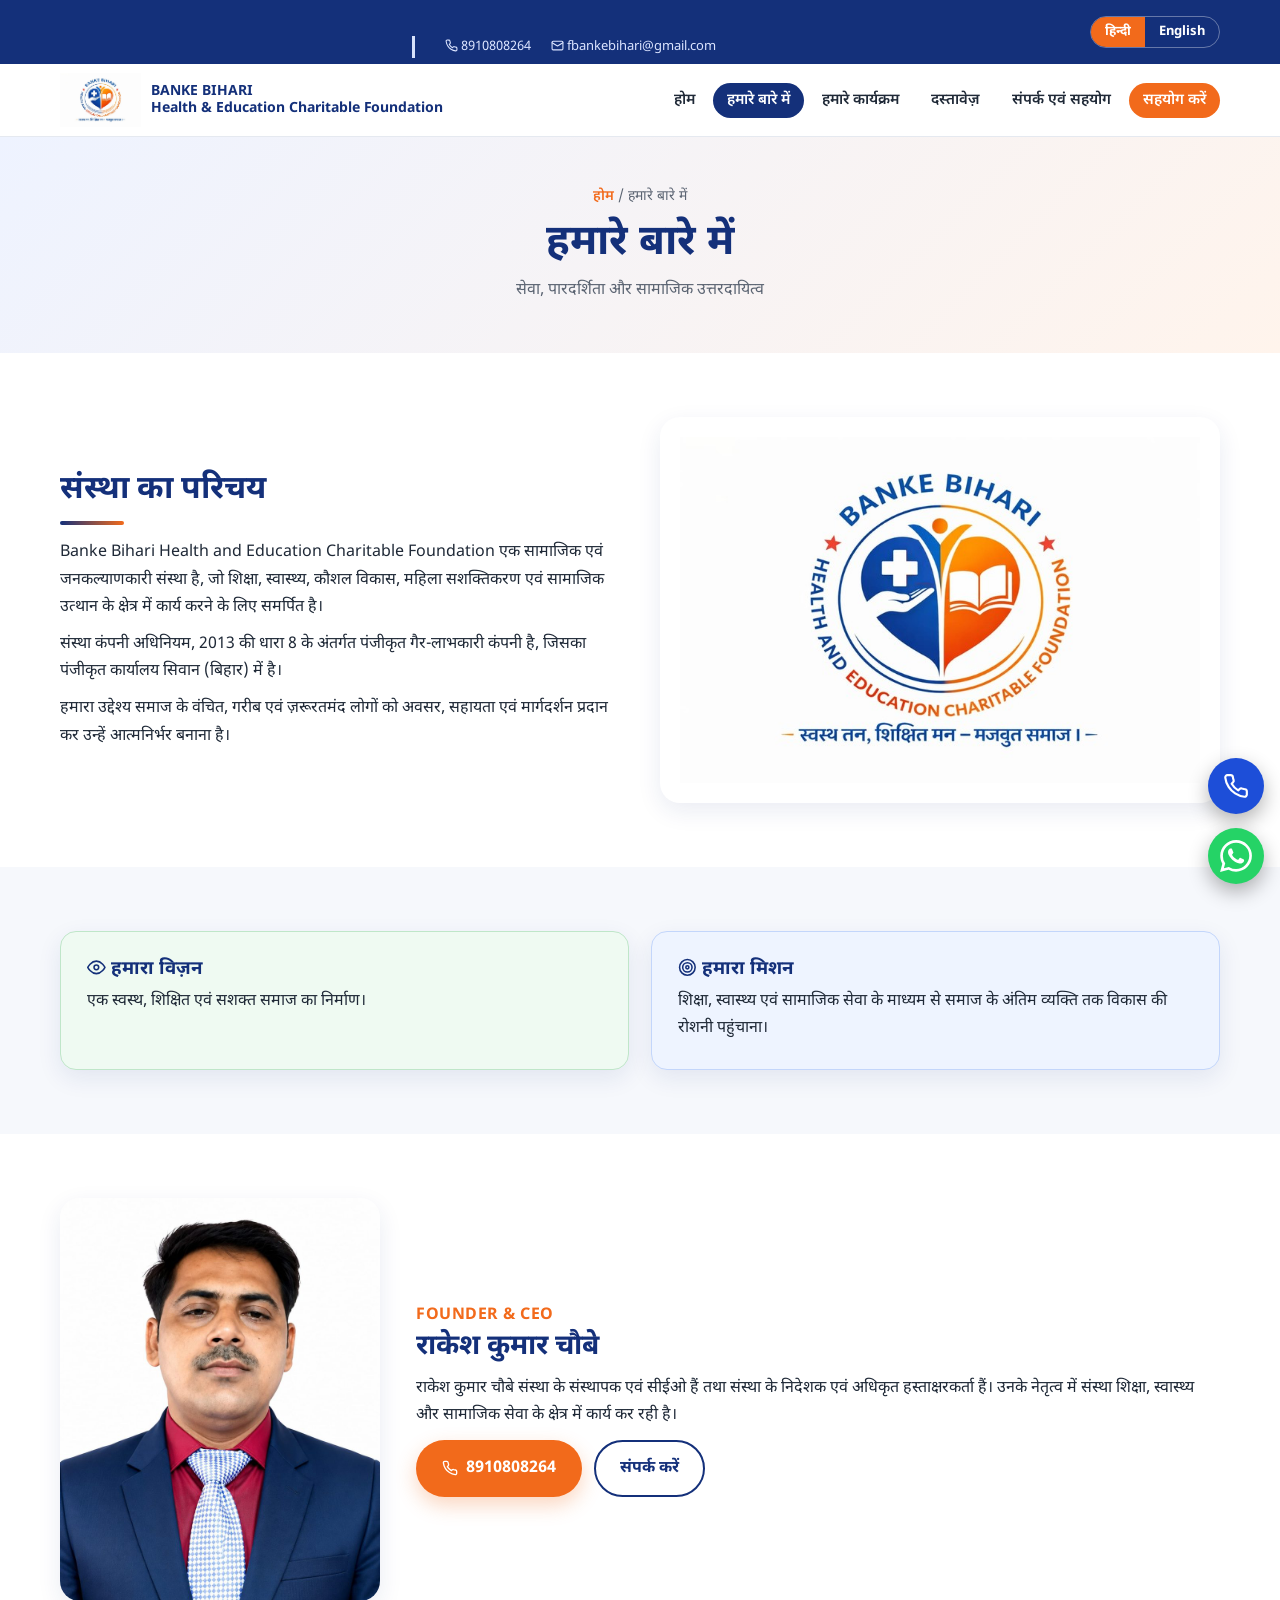
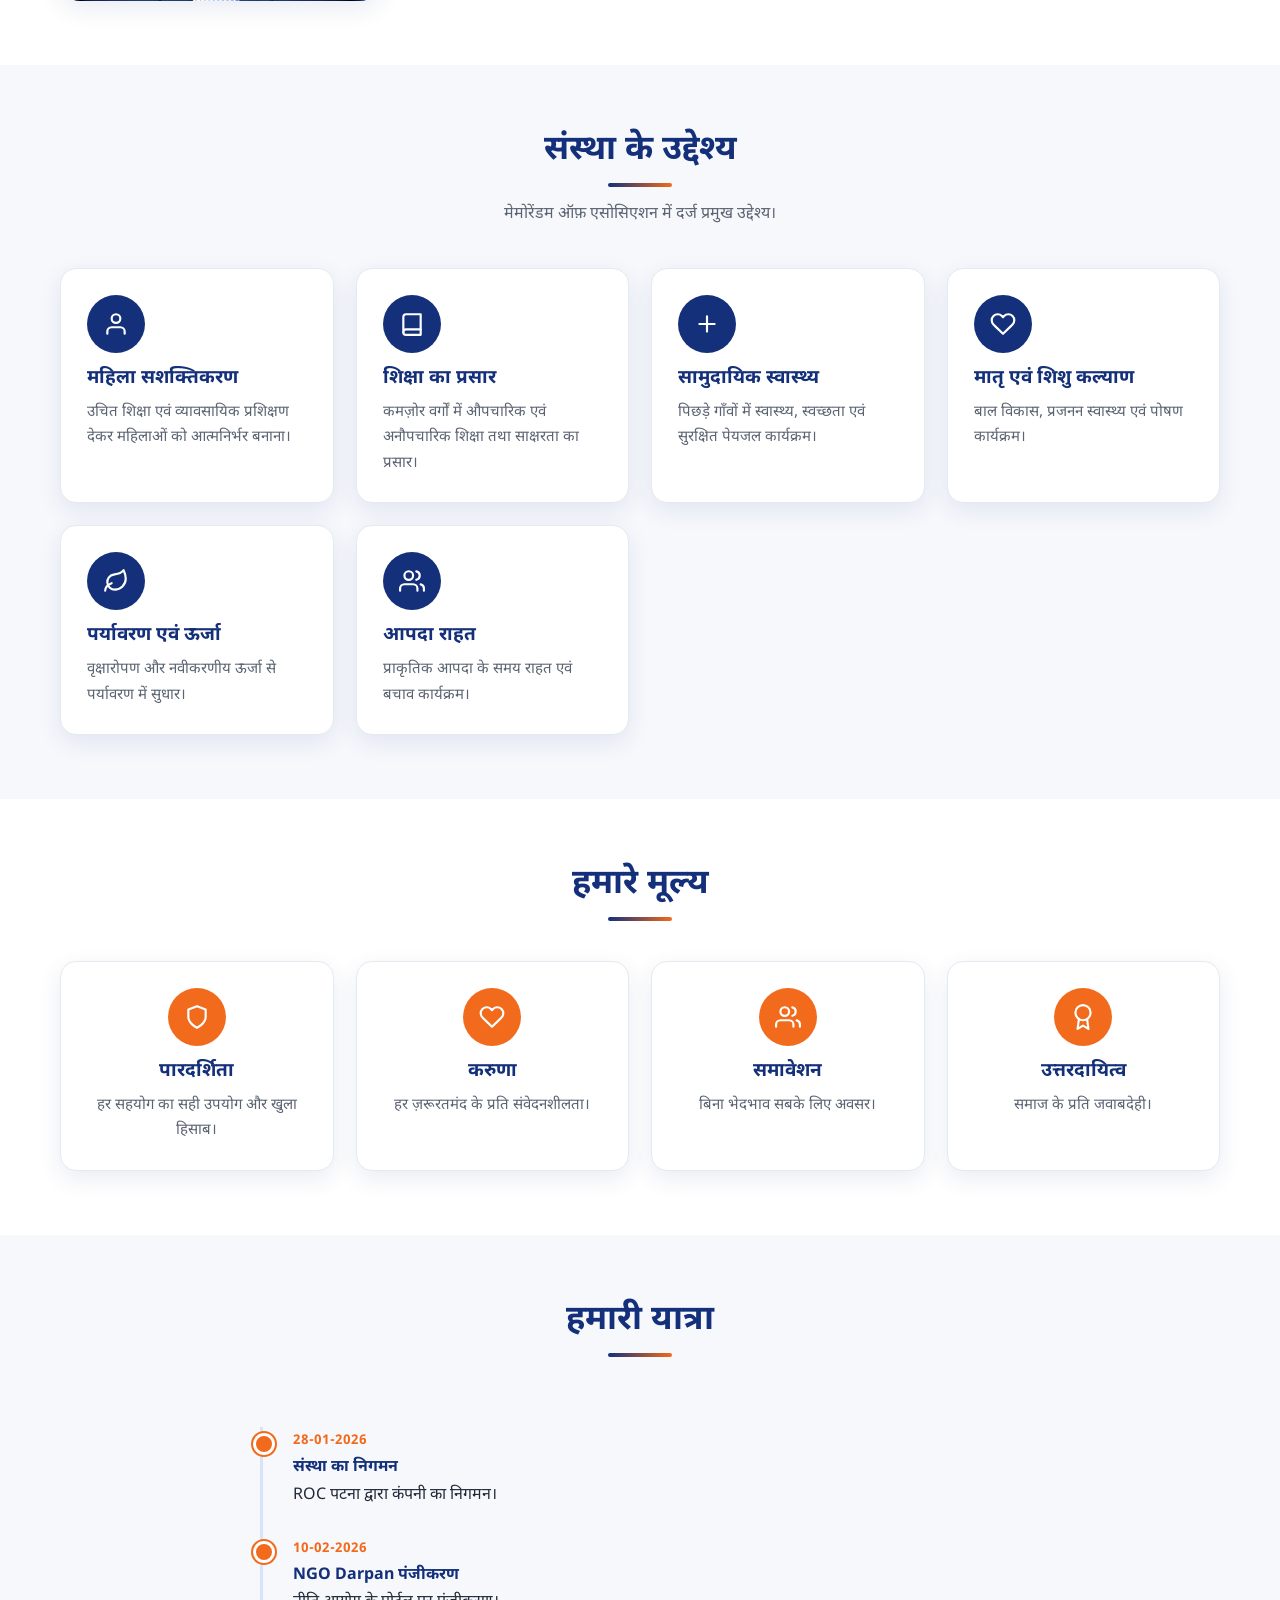
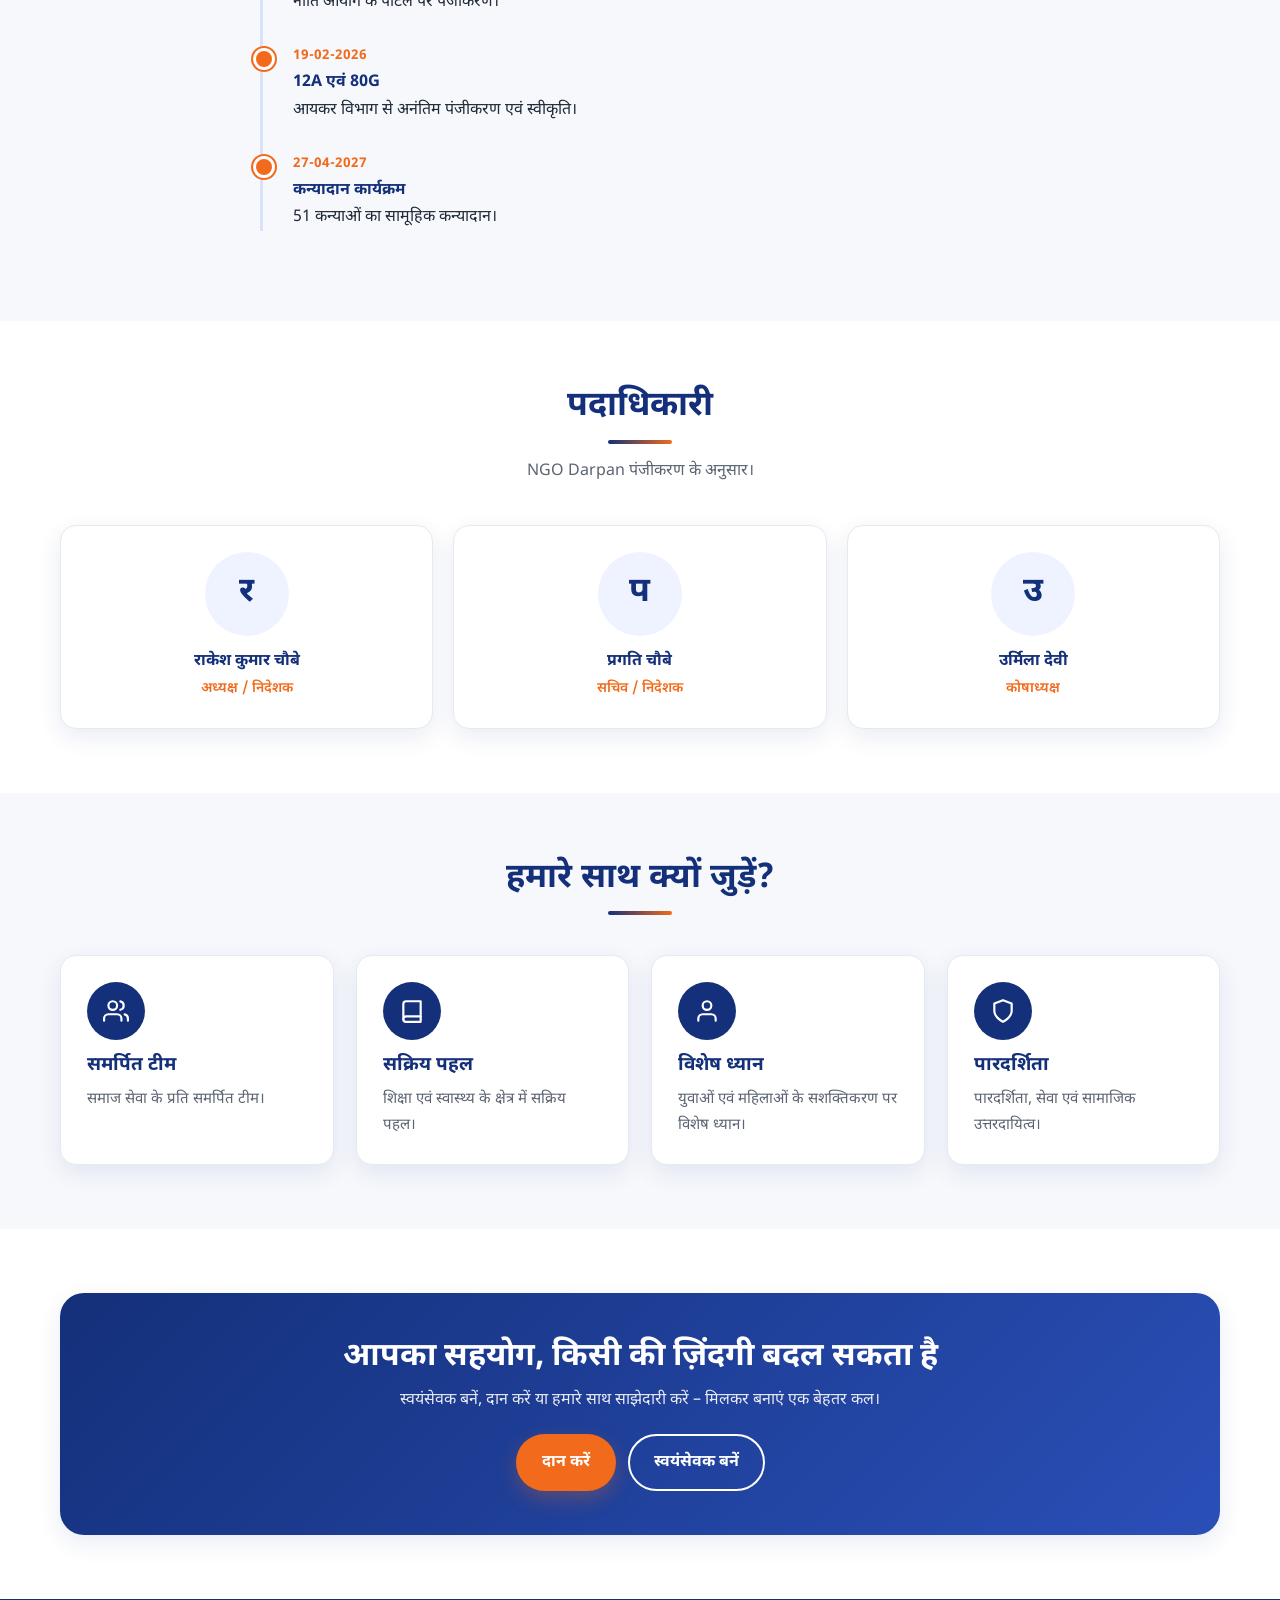
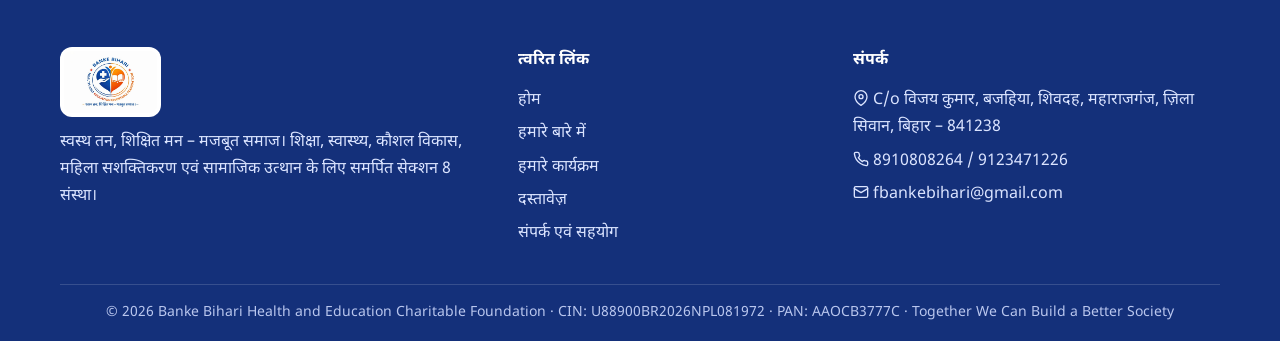
<file: about.html>
<!DOCTYPE html><html lang="hi" translate="no"><head><meta charset="utf-8"><meta name="google" content="notranslate"><meta name="viewport" content="width=device-width,initial-scale=1">
<title>हमारे बारे में | Banke Bihari Health and Education Charitable Foundation</title><meta name="description" content="Banke Bihari Health and Education Charitable Foundation एक सामाजिक एवं जनकल्याणकारी संस्था है, जो शिक्षा, स्वास्थ्य, कौशल विकास, महिला सशक्तिकरण एवं सामाजिक उत्थान के क्षेत्र में कार्य करने के लिए समर्पित है।"><meta name="theme-color" content="#14307a">
<link rel="icon" href="assets/img/favicon.png"><link rel="preconnect" href="https://fonts.googleapis.com"><link rel="preconnect" href="https://fonts.gstatic.com" crossorigin>
<link href="https://fonts.googleapis.com/css2?family=Noto+Sans+Devanagari:wght@400;600;700;800&family=Poppins:wght@400;600;700&display=swap" rel="stylesheet">
<link rel="stylesheet" href="assets/style.css"></head><body class="hi">
<div class="topbar"><div class="wrap"><div class="tl"><a href="tel:+918910808264"><svg class="i" viewBox="0 0 24 24" aria-hidden="true"><path d="M22 16.9v3a2 2 0 0 1-2.2 2 19.8 19.8 0 0 1-8.6-3.1 19.5 19.5 0 0 1-6-6A19.8 19.8 0 0 1 2.1 4.2 2 2 0 0 1 4.1 2h3a2 2 0 0 1 2 1.7c.1 1 .4 1.9.7 2.8a2 2 0 0 1-.5 2.1L8 10a16 16 0 0 0 6 6l1.4-1.3a2 2 0 0 1 2.1-.4c.9.3 1.8.6 2.8.7a2 2 0 0 1 1.7 2z"/></svg> 8910808264</a><a class="hide" href="mailto:fbankebihari@gmail.com"><svg class="i" viewBox="0 0 24 24" aria-hidden="true"><rect x="2" y="4" width="20" height="16" rx="2"/><path d="m22 7-10 6L2 7"/></svg> fbankebihari@gmail.com</a></div>
<div class="lang" aria-label="Language"><a class="on" href="about.html" hreflang="hi">हिन्दी</a><a class="" href="en/about.html" hreflang="en">English</a></div></div></div>
<header><div class="wrap nav"><a class="brand" href="index.html"><img src="assets/img/logo.jpg" alt="logo"><span><b>BANKE BIHARI<br>Health &amp; Education Charitable Foundation</b></span></a>
<button class="burger" aria-label="Menu" aria-expanded="false">☰</button><nav><ul><li><a href="index.html" class="">होम</a></li><li><a href="about.html" class="active">हमारे बारे में</a></li><li><a href="programs.html" class="">हमारे कार्यक्रम</a></li><li><a href="documents.html" class="">दस्तावेज़</a></li><li><a href="contact.html" class="">संपर्क एवं सहयोग</a></li><li><a class="cta" href="contact.html#donate">सहयोग करें</a></li></ul></nav></div></header><main><div class="banner"><div class="wrap"><div class="crumb"><a href="index.html">होम</a> / हमारे बारे में</div><h1>हमारे बारे में</h1><p>सेवा, पारदर्शिता और सामाजिक उत्तरदायित्व</p></div></div>
<section><div class="wrap two"><div class="reveal"><h2 style="font-size:32px">संस्था का परिचय</h2><div class="bar" style="margin-left:0"></div><p>Banke Bihari Health and Education Charitable Foundation एक सामाजिक एवं जनकल्याणकारी संस्था है, जो शिक्षा, स्वास्थ्य, कौशल विकास, महिला सशक्तिकरण एवं सामाजिक उत्थान के क्षेत्र में कार्य करने के लिए समर्पित है।</p><p style="margin-top:10px">संस्था कंपनी अधिनियम, 2013 की धारा 8 के अंतर्गत पंजीकृत गैर-लाभकारी कंपनी है, जिसका पंजीकृत कार्यालय सिवान (बिहार) में है।</p><p style="margin-top:10px">हमारा उद्देश्य समाज के वंचित, गरीब एवं ज़रूरतमंद लोगों को अवसर, सहायता एवं मार्गदर्शन प्रदान कर उन्हें आत्मनिर्भर बनाना है।</p></div><div class="photo reveal" style="padding:20px"><img src="assets/img/logo.jpg" alt="logo"></div></div></section>
<section class="alt"><div class="wrap"><div class="vm"><div class="box v reveal"><h3><svg class="i" viewBox="0 0 24 24" aria-hidden="true"><path d="M1 12s4-8 11-8 11 8 11 8-4 8-11 8-11-8-11-8z"/><circle cx="12" cy="12" r="3"/></svg> हमारा विज़न</h3><p>एक स्वस्थ, शिक्षित एवं सशक्त समाज का निर्माण।</p></div><div class="box m reveal"><h3><svg class="i" viewBox="0 0 24 24" aria-hidden="true"><circle cx="12" cy="12" r="10"/><circle cx="12" cy="12" r="6"/><circle cx="12" cy="12" r="2"/></svg> हमारा मिशन</h3><p>शिक्षा, स्वास्थ्य एवं सामाजिक सेवा के माध्यम से समाज के अंतिम व्यक्ति तक विकास की रोशनी पहुंचाना।</p></div></div></div></section>
<section class=""><div class="wrap"><div class="founder"><div class="photo reveal"><img src="assets/img/founder.jpg" alt="Rakesh Kumar Chaubey" loading="lazy"></div><div class="reveal"><span class="role">FOUNDER &amp; CEO</span><h3>राकेश कुमार चौबे</h3><p style="margin:10px 0">राकेश कुमार चौबे संस्था के संस्थापक एवं सीईओ हैं तथा संस्था के निदेशक एवं अधिकृत हस्ताक्षरकर्ता हैं। उनके नेतृत्व में संस्था शिक्षा, स्वास्थ्य और सामाजिक सेवा के क्षेत्र में कार्य कर रही है।</p><div class="btns"><a class="btn p" href="tel:+918910808264"><svg class="i" viewBox="0 0 24 24" aria-hidden="true"><path d="M22 16.9v3a2 2 0 0 1-2.2 2 19.8 19.8 0 0 1-8.6-3.1 19.5 19.5 0 0 1-6-6A19.8 19.8 0 0 1 2.1 4.2 2 2 0 0 1 4.1 2h3a2 2 0 0 1 2 1.7c.1 1 .4 1.9.7 2.8a2 2 0 0 1-.5 2.1L8 10a16 16 0 0 0 6 6l1.4-1.3a2 2 0 0 1 2.1-.4c.9.3 1.8.6 2.8.7a2 2 0 0 1 1.7 2z"/></svg> 8910808264</a><a class="btn o" href="contact.html">संपर्क करें</a></div></div></div></div></section>
<section class="alt"><div class="wrap"><h2 class="title">संस्था के उद्देश्य</h2><div class="bar"></div><p class="sub">मेमोरेंडम ऑफ़ एसोसिएशन में दर्ज प्रमुख उद्देश्य।</p><div class="cards"><div class="card reveal"><div class="ico" style="--c:#14307a"><svg class="i" viewBox="0 0 24 24" aria-hidden="true"><path d="M20 21v-2a4 4 0 0 0-4-4H8a4 4 0 0 0-4 4v2"/><circle cx="12" cy="7" r="4"/></svg></div><h3>महिला सशक्तिकरण</h3><p>उचित शिक्षा एवं व्यावसायिक प्रशिक्षण देकर महिलाओं को आत्मनिर्भर बनाना।</p></div><div class="card reveal"><div class="ico" style="--c:#14307a"><svg class="i" viewBox="0 0 24 24" aria-hidden="true"><path d="M4 19.5A2.5 2.5 0 0 1 6.5 17H20V3H6.5A2.5 2.5 0 0 0 4 5.5z"/><path d="M4 19.5A2.5 2.5 0 0 0 6.5 22H20v-5"/></svg></div><h3>शिक्षा का प्रसार</h3><p>कमज़ोर वर्गों में औपचारिक एवं अनौपचारिक शिक्षा तथा साक्षरता का प्रसार।</p></div><div class="card reveal"><div class="ico" style="--c:#14307a"><svg class="i" viewBox="0 0 24 24" aria-hidden="true"><path d="M12 5v14M5 12h14"/></svg></div><h3>सामुदायिक स्वास्थ्य</h3><p>पिछड़े गाँवों में स्वास्थ्य, स्वच्छता एवं सुरक्षित पेयजल कार्यक्रम।</p></div><div class="card reveal"><div class="ico" style="--c:#14307a"><svg class="i" viewBox="0 0 24 24" aria-hidden="true"><path d="M20.8 4.6a5.5 5.5 0 0 0-7.8 0L12 5.7l-1-1.1a5.5 5.5 0 0 0-7.8 7.8l1 1.1L12 21l7.8-7.5 1-1.1a5.5 5.5 0 0 0 0-7.8z"/></svg></div><h3>मातृ एवं शिशु कल्याण</h3><p>बाल विकास, प्रजनन स्वास्थ्य एवं पोषण कार्यक्रम।</p></div><div class="card reveal"><div class="ico" style="--c:#14307a"><svg class="i" viewBox="0 0 24 24" aria-hidden="true"><path d="M11 20A7 7 0 0 1 9.8 6.1C15.5 5 17 4.5 19 2c1 2 2 4.2 2 8 0 5.5-4.8 10-10 10z"/><path d="M2 21c0-3 1.9-5.5 6-7"/></svg></div><h3>पर्यावरण एवं ऊर्जा</h3><p>वृक्षारोपण और नवीकरणीय ऊर्जा से पर्यावरण में सुधार।</p></div><div class="card reveal"><div class="ico" style="--c:#14307a"><svg class="i" viewBox="0 0 24 24" aria-hidden="true"><path d="M17 21v-2a4 4 0 0 0-4-4H5a4 4 0 0 0-4 4v2"/><circle cx="9" cy="7" r="4"/><path d="M23 21v-2a4 4 0 0 0-3-3.9M16 3.1a4 4 0 0 1 0 7.8"/></svg></div><h3>आपदा राहत</h3><p>प्राकृतिक आपदा के समय राहत एवं बचाव कार्यक्रम।</p></div></div></div></section>
<section class=""><div class="wrap"><h2 class="title">हमारे मूल्य</h2><div class="bar"></div><div style="height:26px"></div><div class="cards"><div class="card reveal" style="text-align:center"><div class="ico" style="--c:#f26a1b;margin-inline:auto"><svg class="i" viewBox="0 0 24 24" aria-hidden="true"><path d="M12 22s8-4 8-10V5l-8-3-8 3v7c0 6 8 10 8 10z"/></svg></div><h3>पारदर्शिता</h3><p>हर सहयोग का सही उपयोग और खुला हिसाब।</p></div><div class="card reveal" style="text-align:center"><div class="ico" style="--c:#f26a1b;margin-inline:auto"><svg class="i" viewBox="0 0 24 24" aria-hidden="true"><path d="M20.8 4.6a5.5 5.5 0 0 0-7.8 0L12 5.7l-1-1.1a5.5 5.5 0 0 0-7.8 7.8l1 1.1L12 21l7.8-7.5 1-1.1a5.5 5.5 0 0 0 0-7.8z"/></svg></div><h3>करुणा</h3><p>हर ज़रूरतमंद के प्रति संवेदनशीलता।</p></div><div class="card reveal" style="text-align:center"><div class="ico" style="--c:#f26a1b;margin-inline:auto"><svg class="i" viewBox="0 0 24 24" aria-hidden="true"><path d="M17 21v-2a4 4 0 0 0-4-4H5a4 4 0 0 0-4 4v2"/><circle cx="9" cy="7" r="4"/><path d="M23 21v-2a4 4 0 0 0-3-3.9M16 3.1a4 4 0 0 1 0 7.8"/></svg></div><h3>समावेशन</h3><p>बिना भेदभाव सबके लिए अवसर।</p></div><div class="card reveal" style="text-align:center"><div class="ico" style="--c:#f26a1b;margin-inline:auto"><svg class="i" viewBox="0 0 24 24" aria-hidden="true"><circle cx="12" cy="8" r="7"/><path d="M8.2 13.9 7 23l5-3 5 3-1.2-9.1"/></svg></div><h3>उत्तरदायित्व</h3><p>समाज के प्रति जवाबदेही।</p></div></div></div></section>
<section class="alt"><div class="wrap"><h2 class="title">हमारी यात्रा</h2><div class="bar"></div><div style="height:26px"></div><div class="tl"><div class="e reveal"><small>28-01-2026</small><b>संस्था का निगमन</b>ROC पटना द्वारा कंपनी का निगमन।</div><div class="e reveal"><small>10-02-2026</small><b>NGO Darpan पंजीकरण</b>नीति आयोग के पोर्टल पर पंजीकरण।</div><div class="e reveal"><small>19-02-2026</small><b>12A एवं 80G</b>आयकर विभाग से अनंतिम पंजीकरण एवं स्वीकृति।</div><div class="e reveal"><small>27-04-2027</small><b>कन्यादान कार्यक्रम</b>51 कन्याओं का सामूहिक कन्यादान।</div></div></div></section>
<section class=""><div class="wrap"><h2 class="title">पदाधिकारी</h2><div class="bar"></div><p class="sub">NGO Darpan पंजीकरण के अनुसार।</p><div class="people"><div class="card person reveal"><div class="av">र</div><b>राकेश कुमार चौबे</b><span>अध्यक्ष / निदेशक</span></div><div class="card person reveal"><div class="av">प</div><b>प्रगति चौबे</b><span>सचिव / निदेशक</span></div><div class="card person reveal"><div class="av">उ</div><b>उर्मिला देवी</b><span>कोषाध्यक्ष</span></div></div></div></section>
<section class="alt"><div class="wrap"><h2 class="title">हमारे साथ क्यों जुड़ें?</h2><div class="bar"></div><div style="height:26px"></div><div class="cards"><div class="card reveal"><div class="ico" style="--c:#14307a"><svg class="i" viewBox="0 0 24 24" aria-hidden="true"><path d="M17 21v-2a4 4 0 0 0-4-4H5a4 4 0 0 0-4 4v2"/><circle cx="9" cy="7" r="4"/><path d="M23 21v-2a4 4 0 0 0-3-3.9M16 3.1a4 4 0 0 1 0 7.8"/></svg></div><h3>समर्पित टीम</h3><p>समाज सेवा के प्रति समर्पित टीम।</p></div><div class="card reveal"><div class="ico" style="--c:#14307a"><svg class="i" viewBox="0 0 24 24" aria-hidden="true"><path d="M4 19.5A2.5 2.5 0 0 1 6.5 17H20V3H6.5A2.5 2.5 0 0 0 4 5.5z"/><path d="M4 19.5A2.5 2.5 0 0 0 6.5 22H20v-5"/></svg></div><h3>सक्रिय पहल</h3><p>शिक्षा एवं स्वास्थ्य के क्षेत्र में सक्रिय पहल।</p></div><div class="card reveal"><div class="ico" style="--c:#14307a"><svg class="i" viewBox="0 0 24 24" aria-hidden="true"><path d="M20 21v-2a4 4 0 0 0-4-4H8a4 4 0 0 0-4 4v2"/><circle cx="12" cy="7" r="4"/></svg></div><h3>विशेष ध्यान</h3><p>युवाओं एवं महिलाओं के सशक्तिकरण पर विशेष ध्यान।</p></div><div class="card reveal"><div class="ico" style="--c:#14307a"><svg class="i" viewBox="0 0 24 24" aria-hidden="true"><path d="M12 22s8-4 8-10V5l-8-3-8 3v7c0 6 8 10 8 10z"/></svg></div><h3>पारदर्शिता</h3><p>पारदर्शिता, सेवा एवं सामाजिक उत्तरदायित्व।</p></div></div></div></section>
<section><div class="wrap"><div class="cta-band reveal"><h2>आपका सहयोग, किसी की ज़िंदगी बदल सकता है</h2><p>स्वयंसेवक बनें, दान करें या हमारे साथ साझेदारी करें – मिलकर बनाएं एक बेहतर कल।</p><div class="btns" style="justify-content:center"><a class="btn p" href="contact.html#donate">दान करें</a><a class="btn o" style="background:transparent;color:#fff;border-color:#fff" href="contact.html#volunteer">स्वयंसेवक बनें</a></div></div></div></section></main><footer><div class="wrap"><div class="fgrid"><div><img src="assets/img/logo.jpg" alt="" style="height:70px;background:#fff;border-radius:12px;padding:4px;margin-bottom:12px">
<p>स्वस्थ तन, शिक्षित मन – मजबूत समाज। शिक्षा, स्वास्थ्य, कौशल विकास, महिला सशक्तिकरण एवं सामाजिक उत्थान के लिए समर्पित सेक्शन 8 संस्था।</p></div>
<div><h4>त्वरित लिंक</h4><ul><li><a href="index.html">होम</a></li><li><a href="about.html">हमारे बारे में</a></li><li><a href="programs.html">हमारे कार्यक्रम</a></li><li><a href="documents.html">दस्तावेज़</a></li><li><a href="contact.html">संपर्क एवं सहयोग</a></li></ul></div>
<div><h4>संपर्क</h4><ul><li><svg class="i" viewBox="0 0 24 24" aria-hidden="true"><path d="M21 10c0 7-9 13-9 13S3 17 3 10a9 9 0 0 1 18 0z"/><circle cx="12" cy="10" r="3"/></svg> C/o विजय कुमार, बजहिया, शिवदह, महाराजगंज, ज़िला सिवान, बिहार – 841238</li><li><svg class="i" viewBox="0 0 24 24" aria-hidden="true"><path d="M22 16.9v3a2 2 0 0 1-2.2 2 19.8 19.8 0 0 1-8.6-3.1 19.5 19.5 0 0 1-6-6A19.8 19.8 0 0 1 2.1 4.2 2 2 0 0 1 4.1 2h3a2 2 0 0 1 2 1.7c.1 1 .4 1.9.7 2.8a2 2 0 0 1-.5 2.1L8 10a16 16 0 0 0 6 6l1.4-1.3a2 2 0 0 1 2.1-.4c.9.3 1.8.6 2.8.7a2 2 0 0 1 1.7 2z"/></svg> <a href="tel:+918910808264">8910808264</a> / <a href="tel:+919123471226">9123471226</a></li><li><svg class="i" viewBox="0 0 24 24" aria-hidden="true"><rect x="2" y="4" width="20" height="16" rx="2"/><path d="m22 7-10 6L2 7"/></svg> <a href="mailto:fbankebihari@gmail.com">fbankebihari@gmail.com</a></li></ul></div></div>
<div class="copyr">© 2026 Banke Bihari Health and Education Charitable Foundation · CIN: U88900BR2026NPL081972 · PAN: AAOCB3777C · Together We Can Build a Better Society</div></div></footer>
<div class="fab"><a class="call" href="tel:+918910808264" aria-label="Call"><svg class="i" viewBox="0 0 24 24" aria-hidden="true"><path d="M22 16.9v3a2 2 0 0 1-2.2 2 19.8 19.8 0 0 1-8.6-3.1 19.5 19.5 0 0 1-6-6A19.8 19.8 0 0 1 2.1 4.2 2 2 0 0 1 4.1 2h3a2 2 0 0 1 2 1.7c.1 1 .4 1.9.7 2.8a2 2 0 0 1-.5 2.1L8 10a16 16 0 0 0 6 6l1.4-1.3a2 2 0 0 1 2.1-.4c.9.3 1.8.6 2.8.7a2 2 0 0 1 1.7 2z"/></svg></a><a class="wa" href="https://wa.me/918910808264" target="_blank" rel="noopener" aria-label="WhatsApp"><svg viewBox="0 0 24 24" fill="currentColor" aria-hidden="true"><path d="M17.472 14.382c-.297-.149-1.758-.867-2.03-.967-.273-.099-.471-.148-.67.15-.197.297-.767.966-.94 1.164-.173.199-.347.223-.644.075-.297-.15-1.255-.463-2.39-1.475-.883-.788-1.48-1.761-1.653-2.059-.173-.297-.018-.458.13-.606.134-.133.298-.347.446-.52.149-.174.198-.298.298-.497.099-.198.05-.371-.025-.52-.075-.149-.669-1.612-.916-2.207-.242-.579-.487-.5-.669-.51-.173-.008-.371-.01-.57-.01-.198 0-.52.074-.792.372-.272.297-1.04 1.016-1.04 2.479 0 1.462 1.065 2.875 1.213 3.074.149.198 2.096 3.2 5.077 4.487.709.306 1.262.489 1.694.625.712.227 1.36.195 1.871.118.571-.085 1.758-.719 2.006-1.413.248-.694.248-1.289.173-1.413-.074-.124-.272-.198-.57-.347m-5.421 7.403h-.004a9.87 9.87 0 01-5.031-1.378l-.361-.214-3.741.982.998-3.648-.235-.374a9.86 9.86 0 01-1.51-5.26c.001-5.45 4.436-9.884 9.888-9.884 2.64 0 5.122 1.03 6.988 2.898a9.825 9.825 0 012.893 6.994c-.003 5.45-4.437 9.884-9.885 9.884m8.413-18.297A11.815 11.815 0 0012.05 0C5.495 0 .16 5.335.157 11.892c0 2.096.547 4.142 1.588 5.945L.057 24l6.305-1.654a11.882 11.882 0 005.683 1.448h.005c6.554 0 11.89-5.335 11.893-11.893a11.821 11.821 0 00-3.48-8.413z"/></svg></a></div><script src="assets/main.js"></script></body></html>
</file>
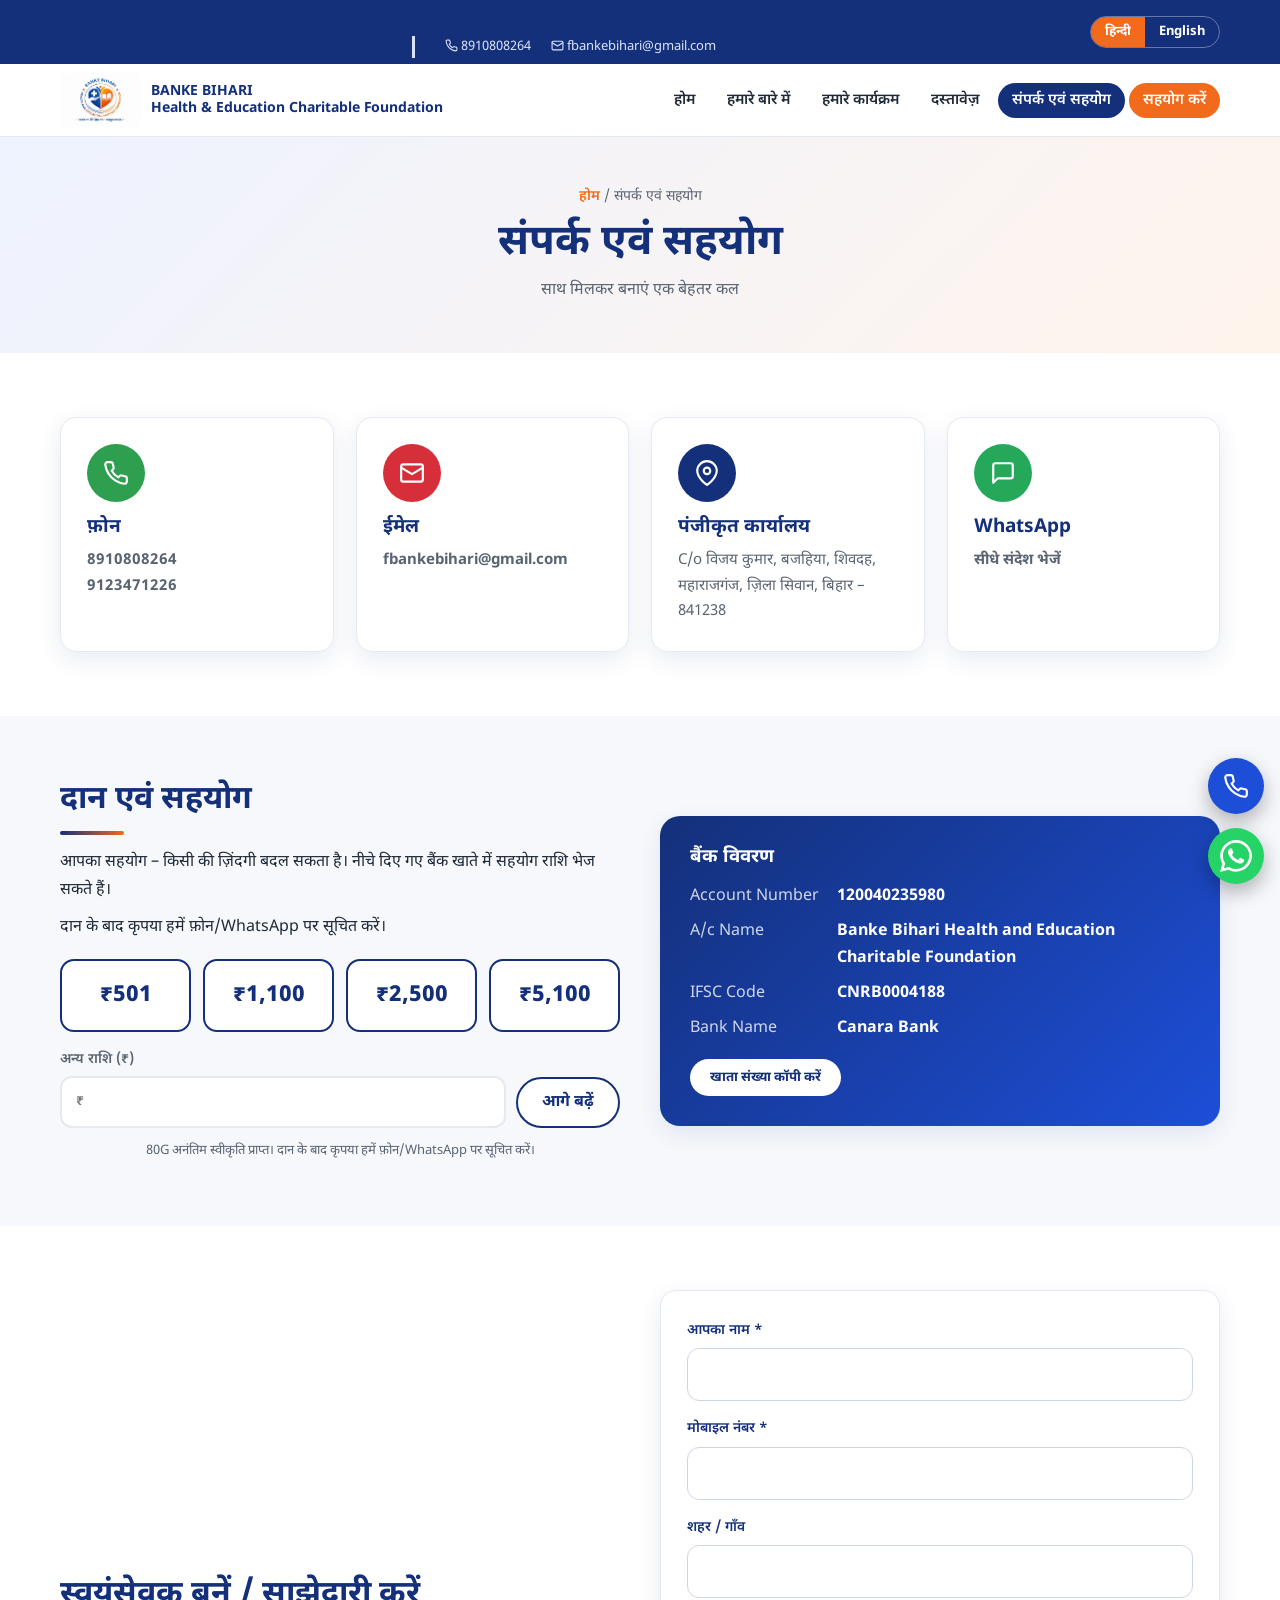
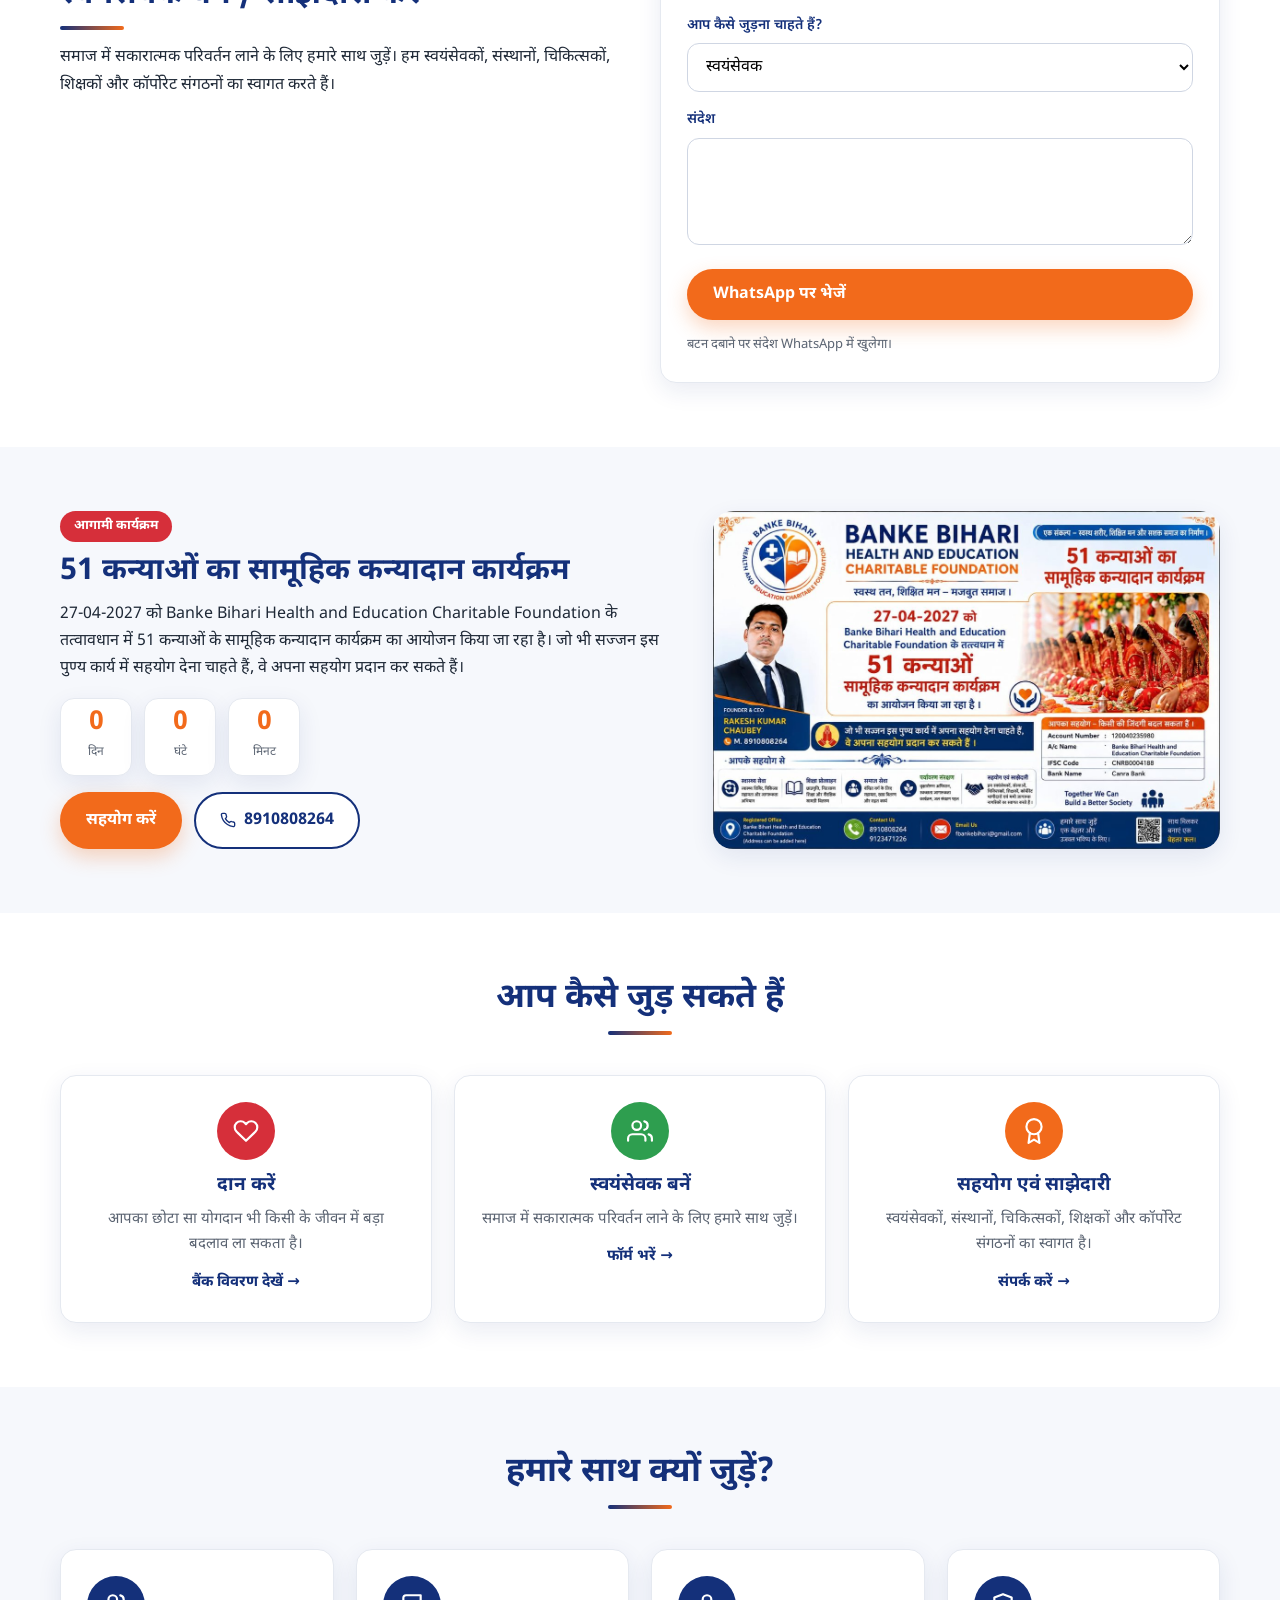
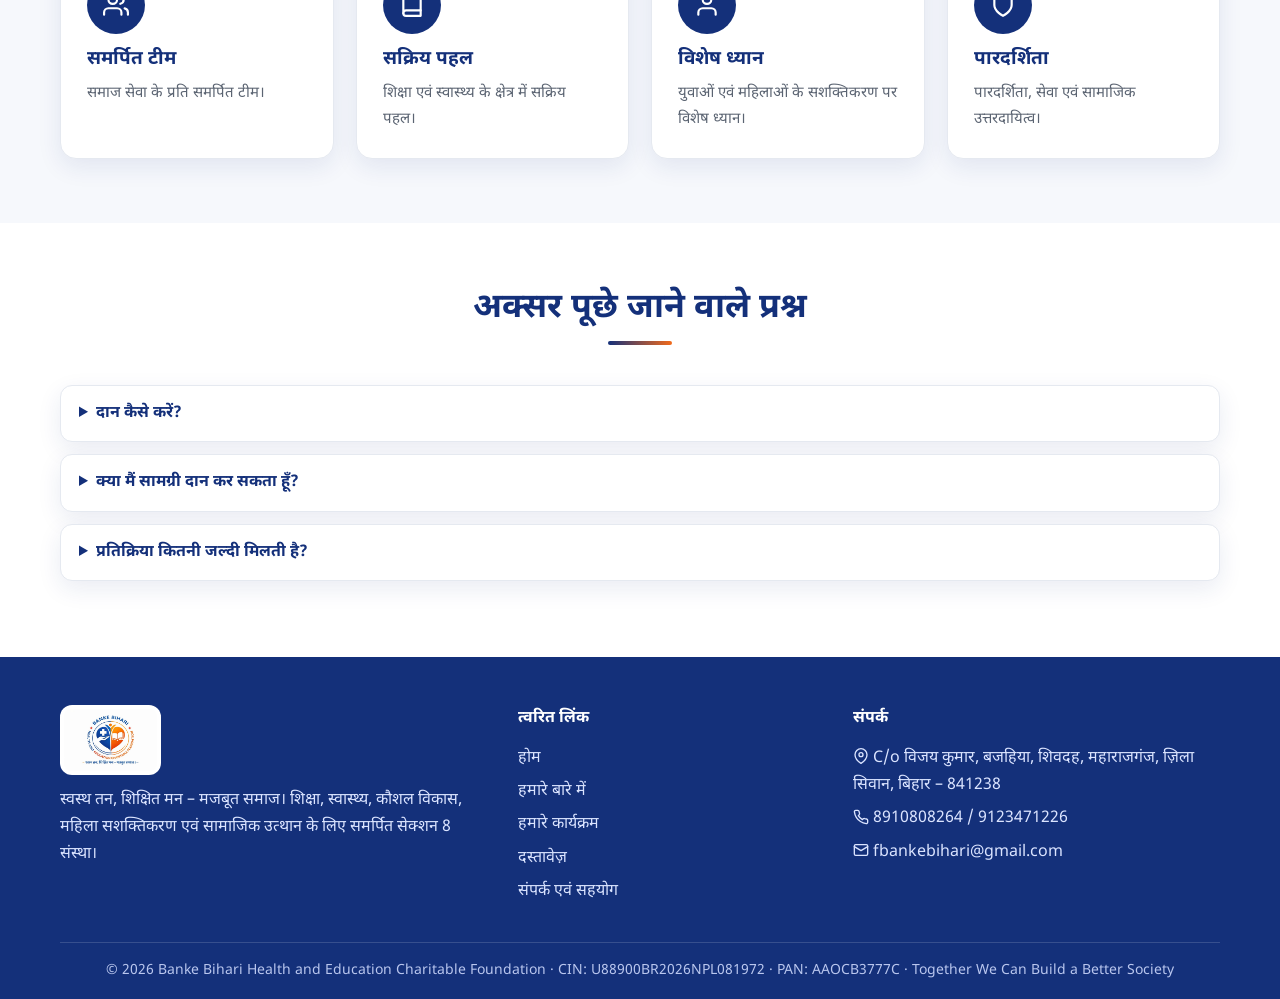
<file: contact.html>
<!DOCTYPE html><html lang="hi" translate="no"><head><meta charset="utf-8"><meta name="google" content="notranslate"><meta name="viewport" content="width=device-width,initial-scale=1">
<title>संपर्क एवं सहयोग | Banke Bihari Health and Education Charitable Foundation</title><meta name="description" content="संपर्क करें, स्वयंसेवक बनें या दान दें"><meta name="theme-color" content="#14307a">
<link rel="icon" href="assets/img/favicon.png"><link rel="preconnect" href="https://fonts.googleapis.com"><link rel="preconnect" href="https://fonts.gstatic.com" crossorigin>
<link href="https://fonts.googleapis.com/css2?family=Noto+Sans+Devanagari:wght@400;600;700;800&family=Poppins:wght@400;600;700&display=swap" rel="stylesheet">
<link rel="stylesheet" href="assets/style.css"></head><body class="hi">
<div class="topbar"><div class="wrap"><div class="tl"><a href="tel:+918910808264"><svg class="i" viewBox="0 0 24 24" aria-hidden="true"><path d="M22 16.9v3a2 2 0 0 1-2.2 2 19.8 19.8 0 0 1-8.6-3.1 19.5 19.5 0 0 1-6-6A19.8 19.8 0 0 1 2.1 4.2 2 2 0 0 1 4.1 2h3a2 2 0 0 1 2 1.7c.1 1 .4 1.9.7 2.8a2 2 0 0 1-.5 2.1L8 10a16 16 0 0 0 6 6l1.4-1.3a2 2 0 0 1 2.1-.4c.9.3 1.8.6 2.8.7a2 2 0 0 1 1.7 2z"/></svg> 8910808264</a><a class="hide" href="mailto:fbankebihari@gmail.com"><svg class="i" viewBox="0 0 24 24" aria-hidden="true"><rect x="2" y="4" width="20" height="16" rx="2"/><path d="m22 7-10 6L2 7"/></svg> fbankebihari@gmail.com</a></div>
<div class="lang" aria-label="Language"><a class="on" href="contact.html" hreflang="hi">हिन्दी</a><a class="" href="en/contact.html" hreflang="en">English</a></div></div></div>
<header><div class="wrap nav"><a class="brand" href="index.html"><img src="assets/img/logo.jpg" alt="logo"><span><b>BANKE BIHARI<br>Health &amp; Education Charitable Foundation</b></span></a>
<button class="burger" aria-label="Menu" aria-expanded="false">☰</button><nav><ul><li><a href="index.html" class="">होम</a></li><li><a href="about.html" class="">हमारे बारे में</a></li><li><a href="programs.html" class="">हमारे कार्यक्रम</a></li><li><a href="documents.html" class="">दस्तावेज़</a></li><li><a href="contact.html" class="active">संपर्क एवं सहयोग</a></li><li><a class="cta" href="contact.html#donate">सहयोग करें</a></li></ul></nav></div></header><main><div class="banner"><div class="wrap"><div class="crumb"><a href="index.html">होम</a> / संपर्क एवं सहयोग</div><h1>संपर्क एवं सहयोग</h1><p>साथ मिलकर बनाएं एक बेहतर कल</p></div></div>
<section><div class="wrap"><div class="cards"><div class="card reveal" style="--c:#2e9e4f"><div class="ico"><svg class="i" viewBox="0 0 24 24" aria-hidden="true"><path d="M22 16.9v3a2 2 0 0 1-2.2 2 19.8 19.8 0 0 1-8.6-3.1 19.5 19.5 0 0 1-6-6A19.8 19.8 0 0 1 2.1 4.2 2 2 0 0 1 4.1 2h3a2 2 0 0 1 2 1.7c.1 1 .4 1.9.7 2.8a2 2 0 0 1-.5 2.1L8 10a16 16 0 0 0 6 6l1.4-1.3a2 2 0 0 1 2.1-.4c.9.3 1.8.6 2.8.7a2 2 0 0 1 1.7 2z"/></svg></div><h3>फ़ोन</h3><p><a href="tel:+918910808264"><b>8910808264</b></a><br><a href="tel:+919123471226"><b>9123471226</b></a></p></div><div class="card reveal" style="--c:#d62f3a"><div class="ico"><svg class="i" viewBox="0 0 24 24" aria-hidden="true"><rect x="2" y="4" width="20" height="16" rx="2"/><path d="m22 7-10 6L2 7"/></svg></div><h3>ईमेल</h3><p><a href="mailto:fbankebihari@gmail.com"><b>fbankebihari@gmail.com</b></a></p></div><div class="card reveal" style="--c:#14307a"><div class="ico"><svg class="i" viewBox="0 0 24 24" aria-hidden="true"><path d="M21 10c0 7-9 13-9 13S3 17 3 10a9 9 0 0 1 18 0z"/><circle cx="12" cy="10" r="3"/></svg></div><h3>पंजीकृत कार्यालय</h3><p>C/o विजय कुमार, बजहिया, शिवदह, महाराजगंज, ज़िला सिवान, बिहार – 841238</p></div><div class="card reveal" style="--c:#25a85a"><div class="ico"><svg class="i" viewBox="0 0 24 24" aria-hidden="true"><path d="M21 15a2 2 0 0 1-2 2H7l-4 4V5a2 2 0 0 1 2-2h14a2 2 0 0 1 2 2z"/></svg></div><h3>WhatsApp</h3><p><a href="https://wa.me/918910808264" target="_blank" rel="noopener"><b>सीधे संदेश भेजें</b></a></p></div></div></div></section>
<section class="alt" id="donate"><div class="wrap two"><div class="reveal"><h2 style="font-size:32px">दान एवं सहयोग</h2><div class="bar" style="margin-left:0"></div><p>आपका सहयोग – किसी की ज़िंदगी बदल सकता है। नीचे दिए गए बैंक खाते में सहयोग राशि भेज सकते हैं।</p><p style="margin-top:10px">दान के बाद कृपया हमें फ़ोन/WhatsApp पर सूचित करें।</p><div class="donpick" data-purpose="सामान्य सहयोग"><div class="amts"><button type="button" class="amt" data-donate="501">₹501</button><button type="button" class="amt" data-donate="1100">₹1,100</button><button type="button" class="amt" data-donate="2500">₹2,500</button><button type="button" class="amt" data-donate="5100">₹5,100</button></div><form class="custom"><label>अन्य राशि (₹) <input type="number" min="1" inputmode="numeric" name="amt" placeholder="₹"></label><button class="btn o" type="submit">आगे बढ़ें</button></form><p class="fine">80G अनंतिम स्वीकृति प्राप्त। दान के बाद कृपया हमें फ़ोन/WhatsApp पर सूचित करें।</p></div></div><div class="bank reveal"><h3>बैंक विवरण</h3><dl><dt>Account Number</dt><dd>120040235980</dd><dt>A/c Name</dt><dd>Banke Bihari Health and Education Charitable Foundation</dd><dt>IFSC Code</dt><dd>CNRB0004188</dd><dt>Bank Name</dt><dd>Canara Bank</dd></dl><button class="copy" data-copy="120040235980" data-done="कॉपी हो गया">खाता संख्या कॉपी करें</button></div></div></section>
<section id="volunteer"><div class="wrap two"><div class="reveal"><h2 style="font-size:32px">स्वयंसेवक बनें / साझेदारी करें</h2><div class="bar" style="margin-left:0"></div><p>समाज में सकारात्मक परिवर्तन लाने के लिए हमारे साथ जुड़ें। हम स्वयंसेवकों, संस्थानों, चिकित्सकों, शिक्षकों और कॉर्पोरेट संगठनों का स्वागत करते हैं।</p></div>
<form id="vform" class="card reveal"><div><label for="n">आपका नाम *</label><input id="n" name="name" required></div><div><label for="p">मोबाइल नंबर *</label><input id="p" name="phone" type="tel" inputmode="tel" pattern="[0-9+ ]{10,14}" required></div><div><label for="c">शहर / गाँव</label><input id="c" name="city"></div><div><label for="t">आप कैसे जुड़ना चाहते हैं?</label><select id="t" name="type"><option>स्वयंसेवक</option><option>दान / सहयोग</option><option>साझेदारी</option><option>चिकित्सक / शिक्षक</option></select></div><div><label for="m">संदेश</label><textarea id="m" name="msg" rows="3"></textarea></div><button class="btn p" type="submit">WhatsApp पर भेजें</button><p style="font-size:13px;color:var(--muted)">बटन दबाने पर संदेश WhatsApp में खुलेगा।</p></form></div></section>
<section class="alt"><div class="wrap event"><div class="reveal"><span class="pill">आगामी कार्यक्रम</span><h2 style="font-size:30px">51 कन्याओं का सामूहिक कन्यादान कार्यक्रम</h2><p style="margin:10px 0">27-04-2027 को Banke Bihari Health and Education Charitable Foundation के तत्वावधान में 51 कन्याओं के सामूहिक कन्यादान कार्यक्रम का आयोजन किया जा रहा है। जो भी सज्जन इस पुण्य कार्य में सहयोग देना चाहते हैं, वे अपना सहयोग प्रदान कर सकते हैं।</p><div class="count" data-date="2027-04-27T00:00:00"><div><b data-u="d">0</b><small>दिन</small></div><div><b data-u="h">0</b><small>घंटे</small></div><div><b data-u="m">0</b><small>मिनट</small></div></div><div class="btns"><a class="btn p" href="contact.html#donate">सहयोग करें</a><a class="btn o" href="tel:+918910808264"><svg class="i" viewBox="0 0 24 24" aria-hidden="true"><path d="M22 16.9v3a2 2 0 0 1-2.2 2 19.8 19.8 0 0 1-8.6-3.1 19.5 19.5 0 0 1-6-6A19.8 19.8 0 0 1 2.1 4.2 2 2 0 0 1 4.1 2h3a2 2 0 0 1 2 1.7c.1 1 .4 1.9.7 2.8a2 2 0 0 1-.5 2.1L8 10a16 16 0 0 0 6 6l1.4-1.3a2 2 0 0 1 2.1-.4c.9.3 1.8.6 2.8.7a2 2 0 0 1 1.7 2z"/></svg> 8910808264</a></div></div><div class="photo reveal"><img src="assets/img/kanyadaan-poster.jpg" alt="Kanyadaan" loading="lazy"></div></div></section><section class=""><div class="wrap"><h2 class="title">आप कैसे जुड़ सकते हैं</h2><div class="bar"></div><div style="height:26px"></div><div class="help3"><div class="card reveal"><div class="ico" style="--c:#d62f3a"><svg class="i" viewBox="0 0 24 24" aria-hidden="true"><path d="M20.8 4.6a5.5 5.5 0 0 0-7.8 0L12 5.7l-1-1.1a5.5 5.5 0 0 0-7.8 7.8l1 1.1L12 21l7.8-7.5 1-1.1a5.5 5.5 0 0 0 0-7.8z"/></svg></div><h3>दान करें</h3><p>आपका छोटा सा योगदान भी किसी के जीवन में बड़ा बदलाव ला सकता है।</p><a class="more" href="contact.html#donate">बैंक विवरण देखें →</a></div><div class="card reveal"><div class="ico" style="--c:#2e9e4f"><svg class="i" viewBox="0 0 24 24" aria-hidden="true"><path d="M17 21v-2a4 4 0 0 0-4-4H5a4 4 0 0 0-4 4v2"/><circle cx="9" cy="7" r="4"/><path d="M23 21v-2a4 4 0 0 0-3-3.9M16 3.1a4 4 0 0 1 0 7.8"/></svg></div><h3>स्वयंसेवक बनें</h3><p>समाज में सकारात्मक परिवर्तन लाने के लिए हमारे साथ जुड़ें।</p><a class="more" href="contact.html#volunteer">फॉर्म भरें →</a></div><div class="card reveal"><div class="ico" style="--c:#f26a1b"><svg class="i" viewBox="0 0 24 24" aria-hidden="true"><circle cx="12" cy="8" r="7"/><path d="M8.2 13.9 7 23l5-3 5 3-1.2-9.1"/></svg></div><h3>सहयोग एवं साझेदारी</h3><p>स्वयंसेवकों, संस्थानों, चिकित्सकों, शिक्षकों और कॉर्पोरेट संगठनों का स्वागत है।</p><a class="more" href="contact.html">संपर्क करें →</a></div></div></div></section><section class="alt"><div class="wrap"><h2 class="title">हमारे साथ क्यों जुड़ें?</h2><div class="bar"></div><div style="height:26px"></div><div class="cards"><div class="card reveal"><div class="ico" style="--c:#14307a"><svg class="i" viewBox="0 0 24 24" aria-hidden="true"><path d="M17 21v-2a4 4 0 0 0-4-4H5a4 4 0 0 0-4 4v2"/><circle cx="9" cy="7" r="4"/><path d="M23 21v-2a4 4 0 0 0-3-3.9M16 3.1a4 4 0 0 1 0 7.8"/></svg></div><h3>समर्पित टीम</h3><p>समाज सेवा के प्रति समर्पित टीम।</p></div><div class="card reveal"><div class="ico" style="--c:#14307a"><svg class="i" viewBox="0 0 24 24" aria-hidden="true"><path d="M4 19.5A2.5 2.5 0 0 1 6.5 17H20V3H6.5A2.5 2.5 0 0 0 4 5.5z"/><path d="M4 19.5A2.5 2.5 0 0 0 6.5 22H20v-5"/></svg></div><h3>सक्रिय पहल</h3><p>शिक्षा एवं स्वास्थ्य के क्षेत्र में सक्रिय पहल।</p></div><div class="card reveal"><div class="ico" style="--c:#14307a"><svg class="i" viewBox="0 0 24 24" aria-hidden="true"><path d="M20 21v-2a4 4 0 0 0-4-4H8a4 4 0 0 0-4 4v2"/><circle cx="12" cy="7" r="4"/></svg></div><h3>विशेष ध्यान</h3><p>युवाओं एवं महिलाओं के सशक्तिकरण पर विशेष ध्यान।</p></div><div class="card reveal"><div class="ico" style="--c:#14307a"><svg class="i" viewBox="0 0 24 24" aria-hidden="true"><path d="M12 22s8-4 8-10V5l-8-3-8 3v7c0 6 8 10 8 10z"/></svg></div><h3>पारदर्शिता</h3><p>पारदर्शिता, सेवा एवं सामाजिक उत्तरदायित्व।</p></div></div></div></section><section class=""><div class="wrap"><h2 class="title">अक्सर पूछे जाने वाले प्रश्न</h2><div class="bar"></div><div style="height:26px"></div><details class="reveal"><summary>दान कैसे करें?</summary><p>ऊपर दिए बैंक खाते में NEFT/IMPS/UPI से राशि भेजें और हमें सूचित करें।</p></details><details class="reveal"><summary>क्या मैं सामग्री दान कर सकता हूँ?</summary><p>जी हाँ – पुस्तकें, कपड़े, खाद्य सामग्री आदि के लिए फ़ोन पर संपर्क करें।</p></details><details class="reveal"><summary>प्रतिक्रिया कितनी जल्दी मिलती है?</summary><p>हम फ़ोन/WhatsApp पर यथाशीघ्र उत्तर देने का प्रयास करते हैं।</p></details></div></section></main><footer><div class="wrap"><div class="fgrid"><div><img src="assets/img/logo.jpg" alt="" style="height:70px;background:#fff;border-radius:12px;padding:4px;margin-bottom:12px">
<p>स्वस्थ तन, शिक्षित मन – मजबूत समाज। शिक्षा, स्वास्थ्य, कौशल विकास, महिला सशक्तिकरण एवं सामाजिक उत्थान के लिए समर्पित सेक्शन 8 संस्था।</p></div>
<div><h4>त्वरित लिंक</h4><ul><li><a href="index.html">होम</a></li><li><a href="about.html">हमारे बारे में</a></li><li><a href="programs.html">हमारे कार्यक्रम</a></li><li><a href="documents.html">दस्तावेज़</a></li><li><a href="contact.html">संपर्क एवं सहयोग</a></li></ul></div>
<div><h4>संपर्क</h4><ul><li><svg class="i" viewBox="0 0 24 24" aria-hidden="true"><path d="M21 10c0 7-9 13-9 13S3 17 3 10a9 9 0 0 1 18 0z"/><circle cx="12" cy="10" r="3"/></svg> C/o विजय कुमार, बजहिया, शिवदह, महाराजगंज, ज़िला सिवान, बिहार – 841238</li><li><svg class="i" viewBox="0 0 24 24" aria-hidden="true"><path d="M22 16.9v3a2 2 0 0 1-2.2 2 19.8 19.8 0 0 1-8.6-3.1 19.5 19.5 0 0 1-6-6A19.8 19.8 0 0 1 2.1 4.2 2 2 0 0 1 4.1 2h3a2 2 0 0 1 2 1.7c.1 1 .4 1.9.7 2.8a2 2 0 0 1-.5 2.1L8 10a16 16 0 0 0 6 6l1.4-1.3a2 2 0 0 1 2.1-.4c.9.3 1.8.6 2.8.7a2 2 0 0 1 1.7 2z"/></svg> <a href="tel:+918910808264">8910808264</a> / <a href="tel:+919123471226">9123471226</a></li><li><svg class="i" viewBox="0 0 24 24" aria-hidden="true"><rect x="2" y="4" width="20" height="16" rx="2"/><path d="m22 7-10 6L2 7"/></svg> <a href="mailto:fbankebihari@gmail.com">fbankebihari@gmail.com</a></li></ul></div></div>
<div class="copyr">© 2026 Banke Bihari Health and Education Charitable Foundation · CIN: U88900BR2026NPL081972 · PAN: AAOCB3777C · Together We Can Build a Better Society</div></div></footer>
<div class="fab"><a class="call" href="tel:+918910808264" aria-label="Call"><svg class="i" viewBox="0 0 24 24" aria-hidden="true"><path d="M22 16.9v3a2 2 0 0 1-2.2 2 19.8 19.8 0 0 1-8.6-3.1 19.5 19.5 0 0 1-6-6A19.8 19.8 0 0 1 2.1 4.2 2 2 0 0 1 4.1 2h3a2 2 0 0 1 2 1.7c.1 1 .4 1.9.7 2.8a2 2 0 0 1-.5 2.1L8 10a16 16 0 0 0 6 6l1.4-1.3a2 2 0 0 1 2.1-.4c.9.3 1.8.6 2.8.7a2 2 0 0 1 1.7 2z"/></svg></a><a class="wa" href="https://wa.me/918910808264" target="_blank" rel="noopener" aria-label="WhatsApp"><svg viewBox="0 0 24 24" fill="currentColor" aria-hidden="true"><path d="M17.472 14.382c-.297-.149-1.758-.867-2.03-.967-.273-.099-.471-.148-.67.15-.197.297-.767.966-.94 1.164-.173.199-.347.223-.644.075-.297-.15-1.255-.463-2.39-1.475-.883-.788-1.48-1.761-1.653-2.059-.173-.297-.018-.458.13-.606.134-.133.298-.347.446-.52.149-.174.198-.298.298-.497.099-.198.05-.371-.025-.52-.075-.149-.669-1.612-.916-2.207-.242-.579-.487-.5-.669-.51-.173-.008-.371-.01-.57-.01-.198 0-.52.074-.792.372-.272.297-1.04 1.016-1.04 2.479 0 1.462 1.065 2.875 1.213 3.074.149.198 2.096 3.2 5.077 4.487.709.306 1.262.489 1.694.625.712.227 1.36.195 1.871.118.571-.085 1.758-.719 2.006-1.413.248-.694.248-1.289.173-1.413-.074-.124-.272-.198-.57-.347m-5.421 7.403h-.004a9.87 9.87 0 01-5.031-1.378l-.361-.214-3.741.982.998-3.648-.235-.374a9.86 9.86 0 01-1.51-5.26c.001-5.45 4.436-9.884 9.888-9.884 2.64 0 5.122 1.03 6.988 2.898a9.825 9.825 0 012.893 6.994c-.003 5.45-4.437 9.884-9.885 9.884m8.413-18.297A11.815 11.815 0 0012.05 0C5.495 0 .16 5.335.157 11.892c0 2.096.547 4.142 1.588 5.945L.057 24l6.305-1.654a11.882 11.882 0 005.683 1.448h.005c6.554 0 11.89-5.335 11.893-11.893a11.821 11.821 0 00-3.48-8.413z"/></svg></a></div><script src="assets/main.js"></script></body></html>
</file>
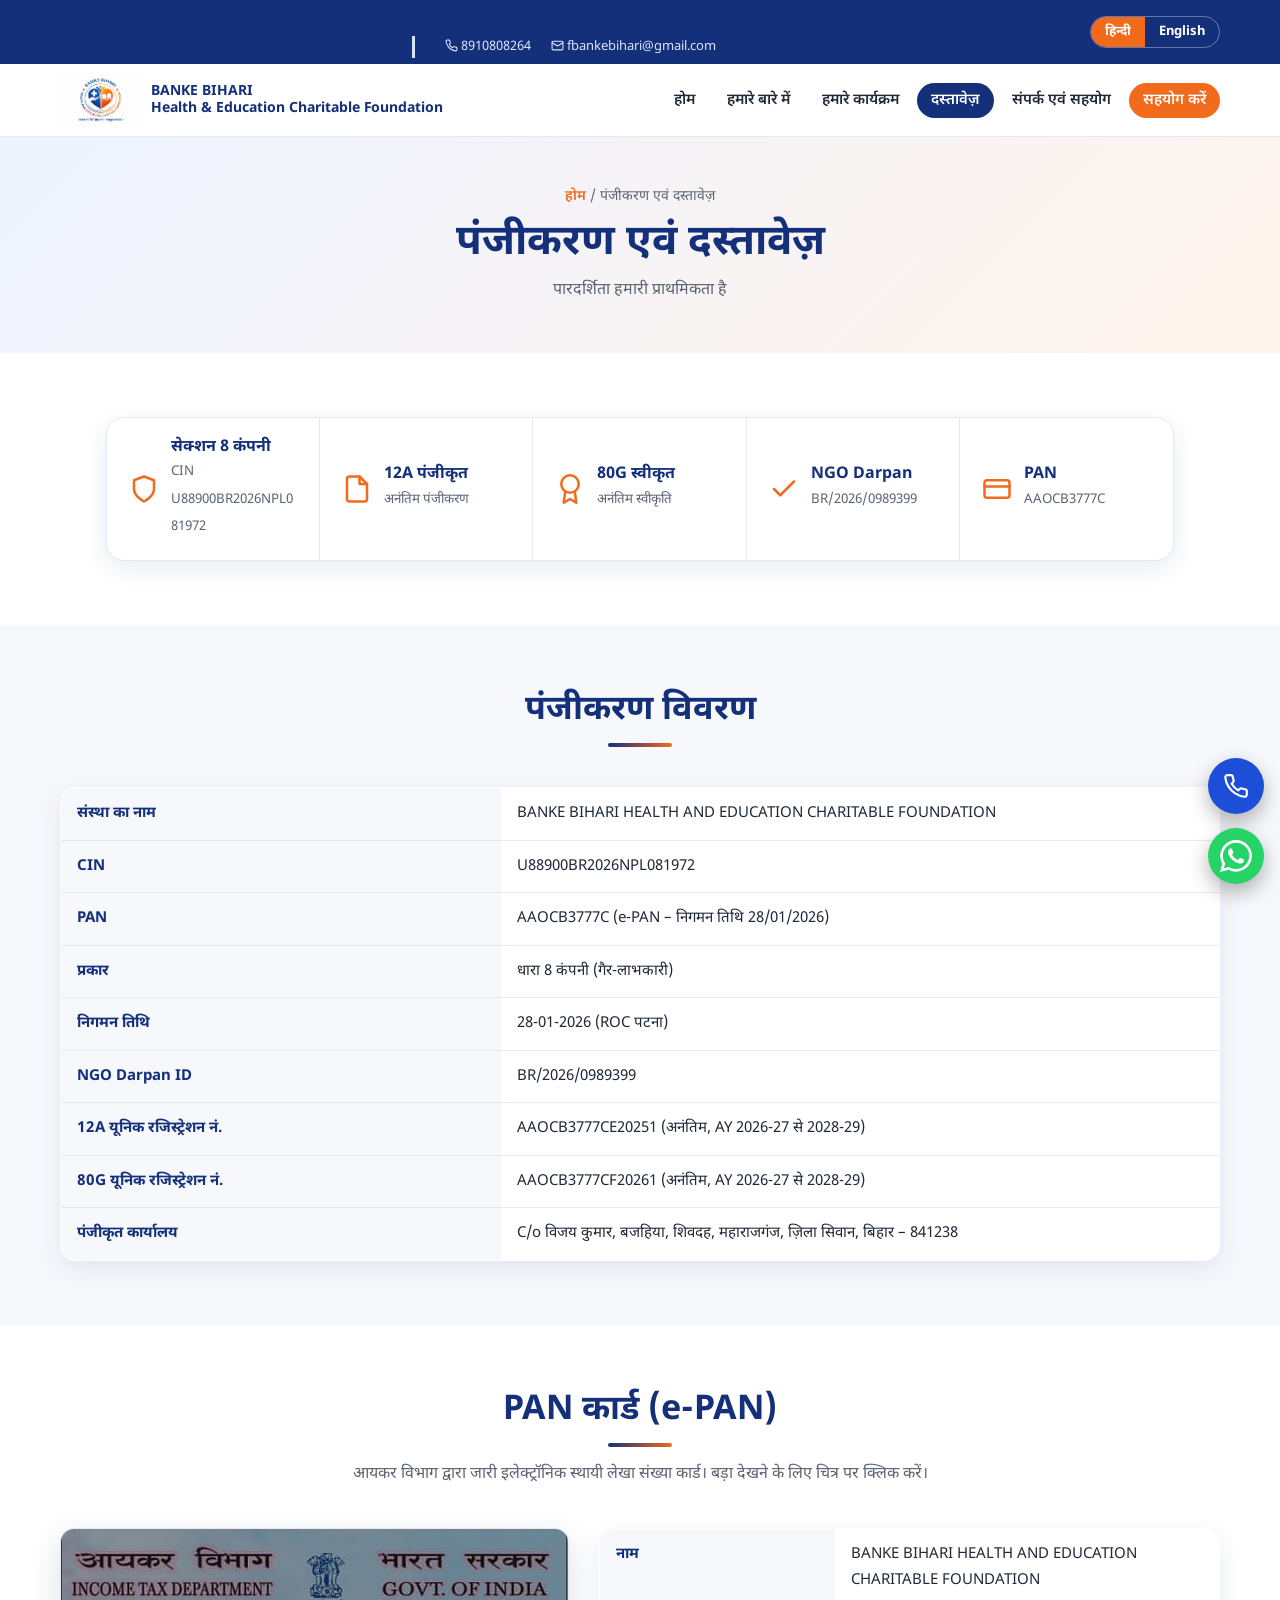
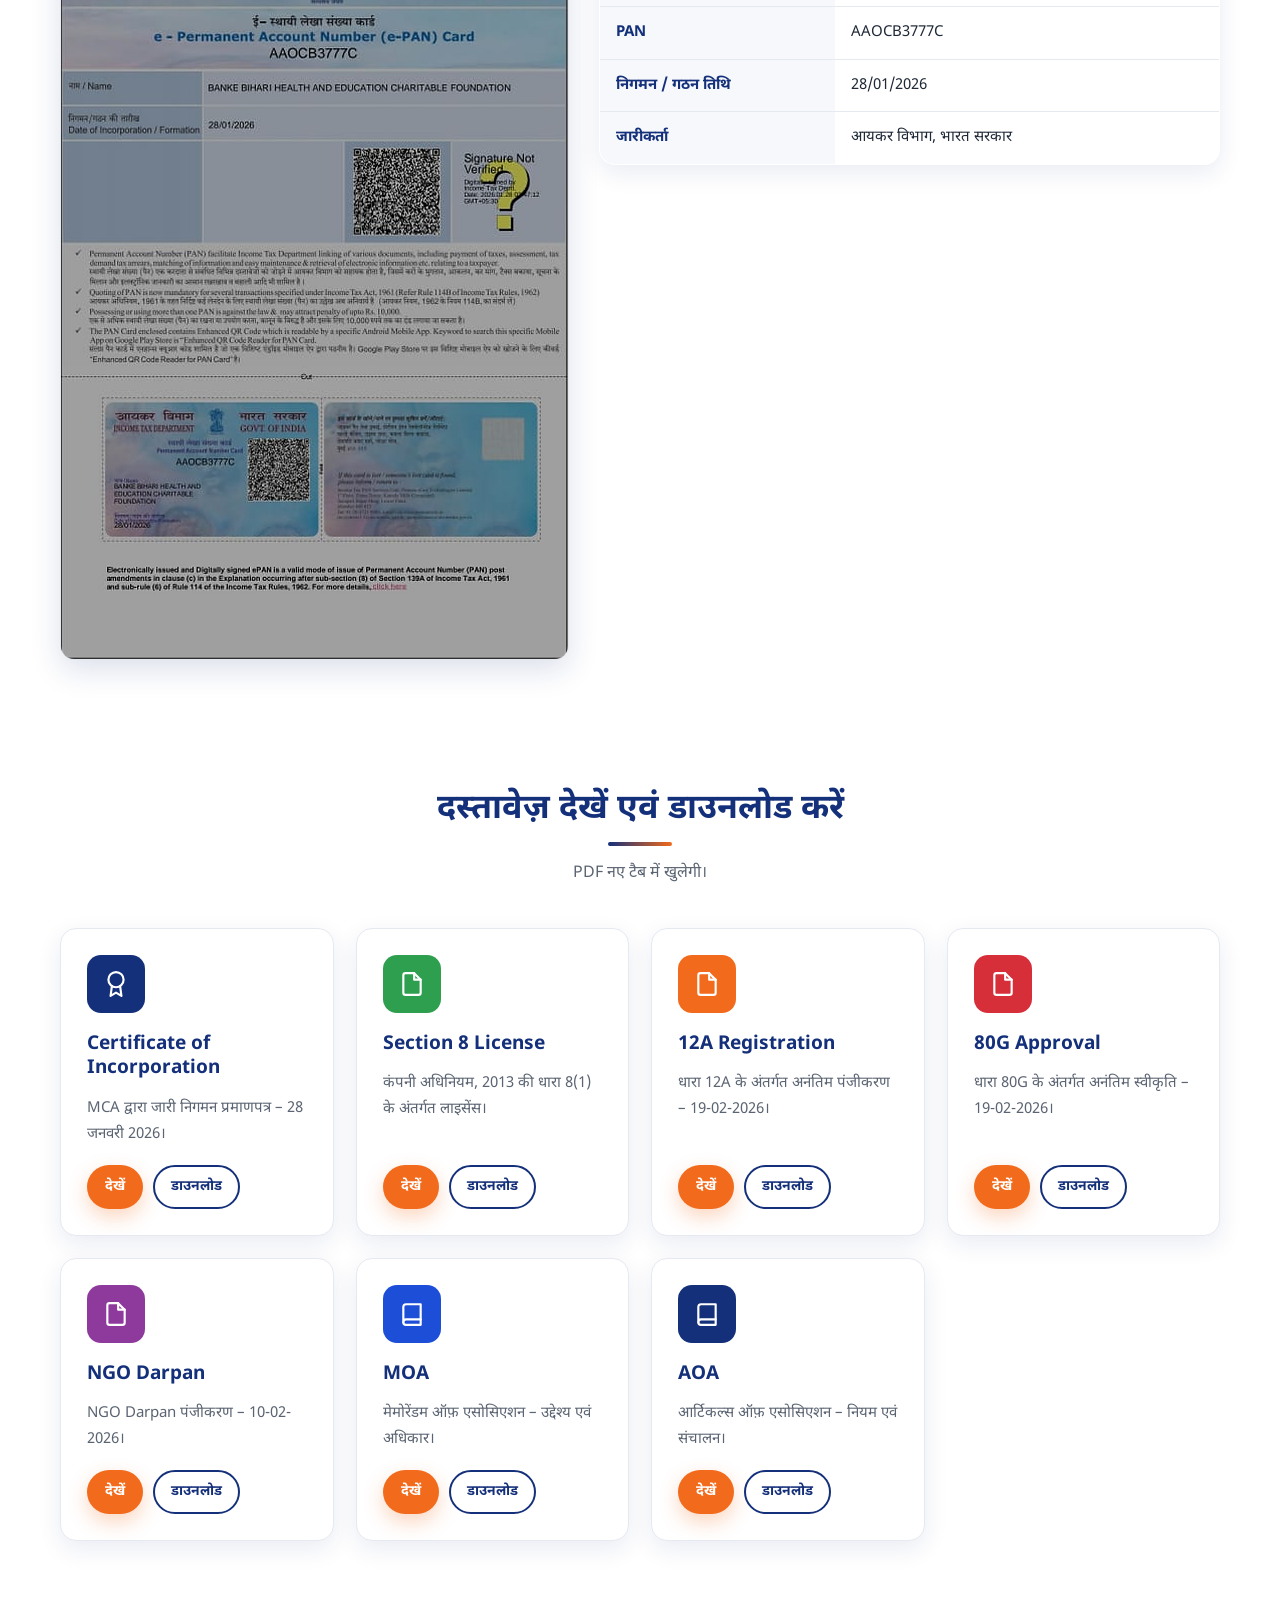
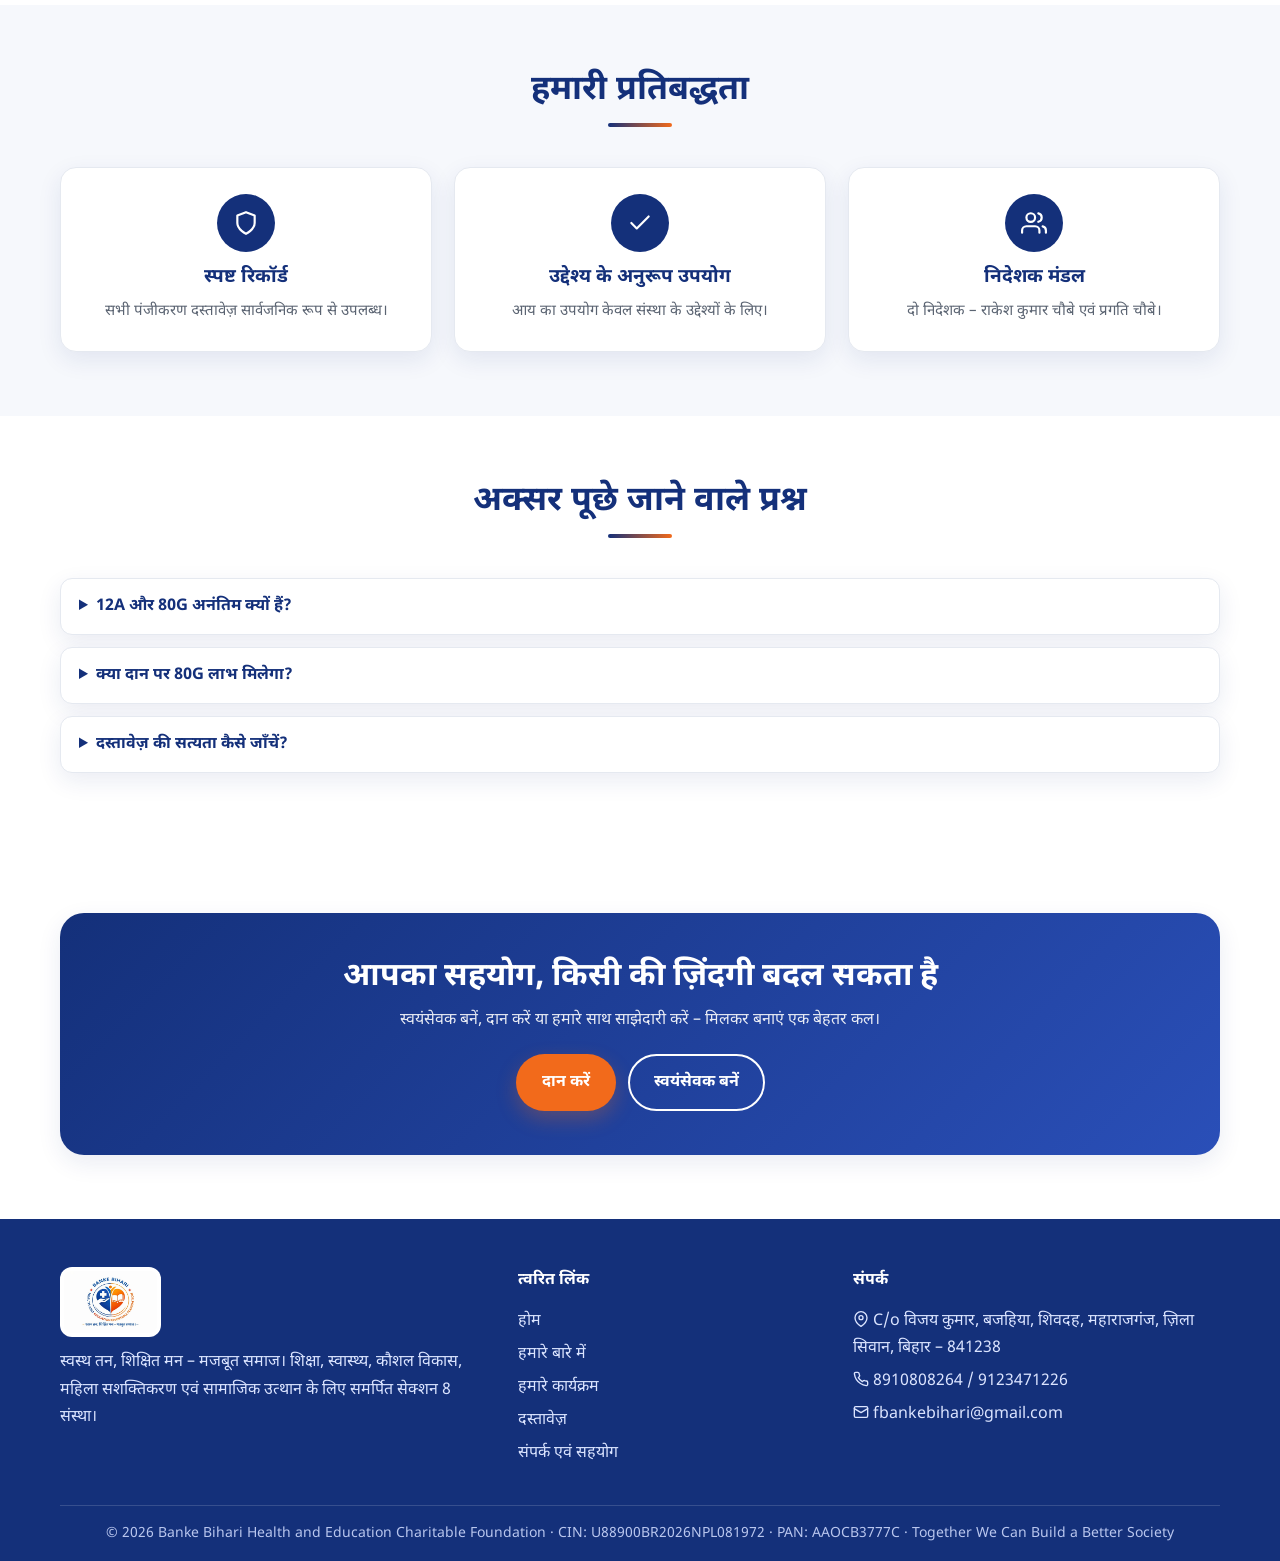
<file: documents.html>
<!DOCTYPE html><html lang="hi" translate="no"><head><meta charset="utf-8"><meta name="google" content="notranslate"><meta name="viewport" content="width=device-width,initial-scale=1">
<title>दस्तावेज़ | Banke Bihari Health and Education Charitable Foundation</title><meta name="description" content="पंजीकरण, 12A, 80G, NGO Darpan और अन्य दस्तावेज़"><meta name="theme-color" content="#14307a">
<link rel="icon" href="assets/img/favicon.png"><link rel="preconnect" href="https://fonts.googleapis.com"><link rel="preconnect" href="https://fonts.gstatic.com" crossorigin>
<link href="https://fonts.googleapis.com/css2?family=Noto+Sans+Devanagari:wght@400;600;700;800&family=Poppins:wght@400;600;700&display=swap" rel="stylesheet">
<link rel="stylesheet" href="assets/style.css"></head><body class="hi">
<div class="topbar"><div class="wrap"><div class="tl"><a href="tel:+918910808264"><svg class="i" viewBox="0 0 24 24" aria-hidden="true"><path d="M22 16.9v3a2 2 0 0 1-2.2 2 19.8 19.8 0 0 1-8.6-3.1 19.5 19.5 0 0 1-6-6A19.8 19.8 0 0 1 2.1 4.2 2 2 0 0 1 4.1 2h3a2 2 0 0 1 2 1.7c.1 1 .4 1.9.7 2.8a2 2 0 0 1-.5 2.1L8 10a16 16 0 0 0 6 6l1.4-1.3a2 2 0 0 1 2.1-.4c.9.3 1.8.6 2.8.7a2 2 0 0 1 1.7 2z"/></svg> 8910808264</a><a class="hide" href="mailto:fbankebihari@gmail.com"><svg class="i" viewBox="0 0 24 24" aria-hidden="true"><rect x="2" y="4" width="20" height="16" rx="2"/><path d="m22 7-10 6L2 7"/></svg> fbankebihari@gmail.com</a></div>
<div class="lang" aria-label="Language"><a class="on" href="documents.html" hreflang="hi">हिन्दी</a><a class="" href="en/documents.html" hreflang="en">English</a></div></div></div>
<header><div class="wrap nav"><a class="brand" href="index.html"><img src="assets/img/logo.jpg" alt="logo"><span><b>BANKE BIHARI<br>Health &amp; Education Charitable Foundation</b></span></a>
<button class="burger" aria-label="Menu" aria-expanded="false">☰</button><nav><ul><li><a href="index.html" class="">होम</a></li><li><a href="about.html" class="">हमारे बारे में</a></li><li><a href="programs.html" class="">हमारे कार्यक्रम</a></li><li><a href="documents.html" class="active">दस्तावेज़</a></li><li><a href="contact.html" class="">संपर्क एवं सहयोग</a></li><li><a class="cta" href="contact.html#donate">सहयोग करें</a></li></ul></nav></div></header><main><div class="banner"><div class="wrap"><div class="crumb"><a href="index.html">होम</a> / पंजीकरण एवं दस्तावेज़</div><h1>पंजीकरण एवं दस्तावेज़</h1><p>पारदर्शिता हमारी प्राथमिकता है</p></div></div>
<section><div class="wrap"><div class="trust" style="margin:0"><div class="wrap"><div class="row"><div class="it"><svg class="i" viewBox="0 0 24 24" aria-hidden="true"><path d="M12 22s8-4 8-10V5l-8-3-8 3v7c0 6 8 10 8 10z"/></svg><div><b>सेक्शन 8 कंपनी</b><small>CIN U88900BR2026NPL081972</small></div></div><div class="it"><svg class="i" viewBox="0 0 24 24" aria-hidden="true"><path d="M14 2H6a2 2 0 0 0-2 2v16a2 2 0 0 0 2 2h12a2 2 0 0 0 2-2V8z"/><path d="M14 2v6h6"/></svg><div><b>12A पंजीकृत</b><small>अनंतिम पंजीकरण</small></div></div><div class="it"><svg class="i" viewBox="0 0 24 24" aria-hidden="true"><circle cx="12" cy="8" r="7"/><path d="M8.2 13.9 7 23l5-3 5 3-1.2-9.1"/></svg><div><b>80G स्वीकृत</b><small>अनंतिम स्वीकृति</small></div></div><div class="it"><svg class="i" viewBox="0 0 24 24" aria-hidden="true"><path d="M20 6 9 17l-5-5"/></svg><div><b>NGO Darpan</b><small>BR/2026/0989399</small></div></div><div class="it"><svg class="i" viewBox="0 0 24 24" aria-hidden="true"><rect x="2" y="5" width="20" height="14" rx="2"/><path d="M2 10h20"/></svg><div><b>PAN</b><small>AAOCB3777C</small></div></div></div></div></div></div></section>
<section class="alt"><div class="wrap"><h2 class="title">पंजीकरण विवरण</h2><div class="bar"></div><div style="height:26px"></div><table class="info"><tr><th>संस्था का नाम</th><td>BANKE BIHARI HEALTH AND EDUCATION CHARITABLE FOUNDATION</td></tr><tr><th>CIN</th><td>U88900BR2026NPL081972</td></tr><tr><th>PAN</th><td>AAOCB3777C (e-PAN – निगमन तिथि 28/01/2026)</td></tr><tr><th>प्रकार</th><td>धारा 8 कंपनी (गैर-लाभकारी)</td></tr><tr><th>निगमन तिथि</th><td>28-01-2026 (ROC पटना)</td></tr><tr><th>NGO Darpan ID</th><td>BR/2026/0989399</td></tr><tr><th>12A यूनिक रजिस्ट्रेशन नं.</th><td>AAOCB3777CE20251 (अनंतिम, AY 2026-27 से 2028-29)</td></tr><tr><th>80G यूनिक रजिस्ट्रेशन नं.</th><td>AAOCB3777CF20261 (अनंतिम, AY 2026-27 से 2028-29)</td></tr><tr><th>पंजीकृत कार्यालय</th><td>C/o विजय कुमार, बजहिया, शिवदह, महाराजगंज, ज़िला सिवान, बिहार – 841238</td></tr></table></div></section>
<section id="pan"><div class="wrap"><h2 class="title">PAN कार्ड (e-PAN)</h2><div class="bar"></div><p class="sub">आयकर विभाग द्वारा जारी इलेक्ट्रॉनिक स्थायी लेखा संख्या कार्ड। बड़ा देखने के लिए चित्र पर क्लिक करें।</p><div class="pan-grid"><div class="gal pan-img reveal"><img src="assets/img/pan-card.jpg" alt="e-PAN कार्ड" loading="lazy"></div><div class="reveal"><table class="info"><tr><th>नाम</th><td>BANKE BIHARI HEALTH AND EDUCATION CHARITABLE FOUNDATION</td></tr><tr><th>PAN</th><td>AAOCB3777C</td></tr><tr><th>निगमन / गठन तिथि</th><td>28/01/2026</td></tr><tr><th>जारीकर्ता</th><td>आयकर विभाग, भारत सरकार</td></tr></table></div></div></div></section>
<div class="lb"><img alt=""></div>
<section class=""><div class="wrap"><h2 class="title">दस्तावेज़ देखें एवं डाउनलोड करें</h2><div class="bar"></div><p class="sub">PDF नए टैब में खुलेगी।</p><div class="cards"><div class="card doc reveal" style="--c:#14307a"><div class="ico"><svg class="i" viewBox="0 0 24 24" aria-hidden="true"><circle cx="12" cy="8" r="7"/><path d="M8.2 13.9 7 23l5-3 5 3-1.2-9.1"/></svg></div><h3>Certificate of Incorporation</h3><p>MCA द्वारा जारी निगमन प्रमाणपत्र – 28 जनवरी 2026।</p><div class="row"><a class="btn p sm" href="assets/docs/certificate-of-incorporation.pdf" target="_blank" rel="noopener">देखें</a><a class="btn o sm" href="assets/docs/certificate-of-incorporation.pdf" download>डाउनलोड</a></div></div><div class="card doc reveal" style="--c:#2e9e4f"><div class="ico"><svg class="i" viewBox="0 0 24 24" aria-hidden="true"><path d="M14 2H6a2 2 0 0 0-2 2v16a2 2 0 0 0 2 2h12a2 2 0 0 0 2-2V8z"/><path d="M14 2v6h6"/></svg></div><h3>Section 8 License</h3><p>कंपनी अधिनियम, 2013 की धारा 8(1) के अंतर्गत लाइसेंस।</p><div class="row"><a class="btn p sm" href="assets/docs/section-8-license.pdf" target="_blank" rel="noopener">देखें</a><a class="btn o sm" href="assets/docs/section-8-license.pdf" download>डाउनलोड</a></div></div><div class="card doc reveal" style="--c:#f26a1b"><div class="ico"><svg class="i" viewBox="0 0 24 24" aria-hidden="true"><path d="M14 2H6a2 2 0 0 0-2 2v16a2 2 0 0 0 2 2h12a2 2 0 0 0 2-2V8z"/><path d="M14 2v6h6"/></svg></div><h3>12A Registration</h3><p>धारा 12A के अंतर्गत अनंतिम पंजीकरण – 19-02-2026।</p><div class="row"><a class="btn p sm" href="assets/docs/12A-registration.pdf" target="_blank" rel="noopener">देखें</a><a class="btn o sm" href="assets/docs/12A-registration.pdf" download>डाउनलोड</a></div></div><div class="card doc reveal" style="--c:#d62f3a"><div class="ico"><svg class="i" viewBox="0 0 24 24" aria-hidden="true"><path d="M14 2H6a2 2 0 0 0-2 2v16a2 2 0 0 0 2 2h12a2 2 0 0 0 2-2V8z"/><path d="M14 2v6h6"/></svg></div><h3>80G Approval</h3><p>धारा 80G के अंतर्गत अनंतिम स्वीकृति – 19-02-2026।</p><div class="row"><a class="btn p sm" href="assets/docs/80G-approval.pdf" target="_blank" rel="noopener">देखें</a><a class="btn o sm" href="assets/docs/80G-approval.pdf" download>डाउनलोड</a></div></div><div class="card doc reveal" style="--c:#8e3a9d"><div class="ico"><svg class="i" viewBox="0 0 24 24" aria-hidden="true"><path d="M14 2H6a2 2 0 0 0-2 2v16a2 2 0 0 0 2 2h12a2 2 0 0 0 2-2V8z"/><path d="M14 2v6h6"/></svg></div><h3>NGO Darpan</h3><p>NGO Darpan पंजीकरण – 10-02-2026।</p><div class="row"><a class="btn p sm" href="assets/docs/ngo-darpan.pdf" target="_blank" rel="noopener">देखें</a><a class="btn o sm" href="assets/docs/ngo-darpan.pdf" download>डाउनलोड</a></div></div><div class="card doc reveal" style="--c:#1d4ed8"><div class="ico"><svg class="i" viewBox="0 0 24 24" aria-hidden="true"><path d="M4 19.5A2.5 2.5 0 0 1 6.5 17H20V3H6.5A2.5 2.5 0 0 0 4 5.5z"/><path d="M4 19.5A2.5 2.5 0 0 0 6.5 22H20v-5"/></svg></div><h3>MOA</h3><p>मेमोरेंडम ऑफ़ एसोसिएशन – उद्देश्य एवं अधिकार।</p><div class="row"><a class="btn p sm" href="assets/docs/MOA.pdf" target="_blank" rel="noopener">देखें</a><a class="btn o sm" href="assets/docs/MOA.pdf" download>डाउनलोड</a></div></div><div class="card doc reveal" style="--c:#14307a"><div class="ico"><svg class="i" viewBox="0 0 24 24" aria-hidden="true"><path d="M4 19.5A2.5 2.5 0 0 1 6.5 17H20V3H6.5A2.5 2.5 0 0 0 4 5.5z"/><path d="M4 19.5A2.5 2.5 0 0 0 6.5 22H20v-5"/></svg></div><h3>AOA</h3><p>आर्टिकल्स ऑफ़ एसोसिएशन – नियम एवं संचालन।</p><div class="row"><a class="btn p sm" href="assets/docs/AOA.pdf" target="_blank" rel="noopener">देखें</a><a class="btn o sm" href="assets/docs/AOA.pdf" download>डाउनलोड</a></div></div></div></div></section>
<section class="alt"><div class="wrap"><h2 class="title">हमारी प्रतिबद्धता</h2><div class="bar"></div><div style="height:26px"></div><div class="help3"><div class="card reveal"><div class="ico" style="--c:#14307a"><svg class="i" viewBox="0 0 24 24" aria-hidden="true"><path d="M12 22s8-4 8-10V5l-8-3-8 3v7c0 6 8 10 8 10z"/></svg></div><h3>स्पष्ट रिकॉर्ड</h3><p>सभी पंजीकरण दस्तावेज़ सार्वजनिक रूप से उपलब्ध।</p></div><div class="card reveal"><div class="ico" style="--c:#14307a"><svg class="i" viewBox="0 0 24 24" aria-hidden="true"><path d="M20 6 9 17l-5-5"/></svg></div><h3>उद्देश्य के अनुरूप उपयोग</h3><p>आय का उपयोग केवल संस्था के उद्देश्यों के लिए।</p></div><div class="card reveal"><div class="ico" style="--c:#14307a"><svg class="i" viewBox="0 0 24 24" aria-hidden="true"><path d="M17 21v-2a4 4 0 0 0-4-4H5a4 4 0 0 0-4 4v2"/><circle cx="9" cy="7" r="4"/><path d="M23 21v-2a4 4 0 0 0-3-3.9M16 3.1a4 4 0 0 1 0 7.8"/></svg></div><h3>निदेशक मंडल</h3><p>दो निदेशक – राकेश कुमार चौबे एवं प्रगति चौबे।</p></div></div></div></section>
<section class=""><div class="wrap"><h2 class="title">अक्सर पूछे जाने वाले प्रश्न</h2><div class="bar"></div><div style="height:26px"></div><details class="reveal"><summary>12A और 80G अनंतिम क्यों हैं?</summary><p>नई संस्थाओं को पहले अनंतिम पंजीकरण मिलता है; दस्तावेज़ के अनुसार वह AY 2028-29 तक मान्य है।</p></details><details class="reveal"><summary>क्या दान पर 80G लाभ मिलेगा?</summary><p>कृपया रसीद एवं कर लाभ की जानकारी के लिए दान के बाद संस्था से संपर्क करें।</p></details><details class="reveal"><summary>दस्तावेज़ की सत्यता कैसे जाँचें?</summary><p>CIN, NGO Darpan ID और 12A/80G नंबर से संबंधित सरकारी पोर्टलों पर जाँच कर सकते हैं।</p></details></div></section>
<section><div class="wrap"><div class="cta-band reveal"><h2>आपका सहयोग, किसी की ज़िंदगी बदल सकता है</h2><p>स्वयंसेवक बनें, दान करें या हमारे साथ साझेदारी करें – मिलकर बनाएं एक बेहतर कल।</p><div class="btns" style="justify-content:center"><a class="btn p" href="contact.html#donate">दान करें</a><a class="btn o" style="background:transparent;color:#fff;border-color:#fff" href="contact.html#volunteer">स्वयंसेवक बनें</a></div></div></div></section></main><footer><div class="wrap"><div class="fgrid"><div><img src="assets/img/logo.jpg" alt="" style="height:70px;background:#fff;border-radius:12px;padding:4px;margin-bottom:12px">
<p>स्वस्थ तन, शिक्षित मन – मजबूत समाज। शिक्षा, स्वास्थ्य, कौशल विकास, महिला सशक्तिकरण एवं सामाजिक उत्थान के लिए समर्पित सेक्शन 8 संस्था।</p></div>
<div><h4>त्वरित लिंक</h4><ul><li><a href="index.html">होम</a></li><li><a href="about.html">हमारे बारे में</a></li><li><a href="programs.html">हमारे कार्यक्रम</a></li><li><a href="documents.html">दस्तावेज़</a></li><li><a href="contact.html">संपर्क एवं सहयोग</a></li></ul></div>
<div><h4>संपर्क</h4><ul><li><svg class="i" viewBox="0 0 24 24" aria-hidden="true"><path d="M21 10c0 7-9 13-9 13S3 17 3 10a9 9 0 0 1 18 0z"/><circle cx="12" cy="10" r="3"/></svg> C/o विजय कुमार, बजहिया, शिवदह, महाराजगंज, ज़िला सिवान, बिहार – 841238</li><li><svg class="i" viewBox="0 0 24 24" aria-hidden="true"><path d="M22 16.9v3a2 2 0 0 1-2.2 2 19.8 19.8 0 0 1-8.6-3.1 19.5 19.5 0 0 1-6-6A19.8 19.8 0 0 1 2.1 4.2 2 2 0 0 1 4.1 2h3a2 2 0 0 1 2 1.7c.1 1 .4 1.9.7 2.8a2 2 0 0 1-.5 2.1L8 10a16 16 0 0 0 6 6l1.4-1.3a2 2 0 0 1 2.1-.4c.9.3 1.8.6 2.8.7a2 2 0 0 1 1.7 2z"/></svg> <a href="tel:+918910808264">8910808264</a> / <a href="tel:+919123471226">9123471226</a></li><li><svg class="i" viewBox="0 0 24 24" aria-hidden="true"><rect x="2" y="4" width="20" height="16" rx="2"/><path d="m22 7-10 6L2 7"/></svg> <a href="mailto:fbankebihari@gmail.com">fbankebihari@gmail.com</a></li></ul></div></div>
<div class="copyr">© 2026 Banke Bihari Health and Education Charitable Foundation · CIN: U88900BR2026NPL081972 · PAN: AAOCB3777C · Together We Can Build a Better Society</div></div></footer>
<div class="fab"><a class="call" href="tel:+918910808264" aria-label="Call"><svg class="i" viewBox="0 0 24 24" aria-hidden="true"><path d="M22 16.9v3a2 2 0 0 1-2.2 2 19.8 19.8 0 0 1-8.6-3.1 19.5 19.5 0 0 1-6-6A19.8 19.8 0 0 1 2.1 4.2 2 2 0 0 1 4.1 2h3a2 2 0 0 1 2 1.7c.1 1 .4 1.9.7 2.8a2 2 0 0 1-.5 2.1L8 10a16 16 0 0 0 6 6l1.4-1.3a2 2 0 0 1 2.1-.4c.9.3 1.8.6 2.8.7a2 2 0 0 1 1.7 2z"/></svg></a><a class="wa" href="https://wa.me/918910808264" target="_blank" rel="noopener" aria-label="WhatsApp"><svg viewBox="0 0 24 24" fill="currentColor" aria-hidden="true"><path d="M17.472 14.382c-.297-.149-1.758-.867-2.03-.967-.273-.099-.471-.148-.67.15-.197.297-.767.966-.94 1.164-.173.199-.347.223-.644.075-.297-.15-1.255-.463-2.39-1.475-.883-.788-1.48-1.761-1.653-2.059-.173-.297-.018-.458.13-.606.134-.133.298-.347.446-.52.149-.174.198-.298.298-.497.099-.198.05-.371-.025-.52-.075-.149-.669-1.612-.916-2.207-.242-.579-.487-.5-.669-.51-.173-.008-.371-.01-.57-.01-.198 0-.52.074-.792.372-.272.297-1.04 1.016-1.04 2.479 0 1.462 1.065 2.875 1.213 3.074.149.198 2.096 3.2 5.077 4.487.709.306 1.262.489 1.694.625.712.227 1.36.195 1.871.118.571-.085 1.758-.719 2.006-1.413.248-.694.248-1.289.173-1.413-.074-.124-.272-.198-.57-.347m-5.421 7.403h-.004a9.87 9.87 0 01-5.031-1.378l-.361-.214-3.741.982.998-3.648-.235-.374a9.86 9.86 0 01-1.51-5.26c.001-5.45 4.436-9.884 9.888-9.884 2.64 0 5.122 1.03 6.988 2.898a9.825 9.825 0 012.893 6.994c-.003 5.45-4.437 9.884-9.885 9.884m8.413-18.297A11.815 11.815 0 0012.05 0C5.495 0 .16 5.335.157 11.892c0 2.096.547 4.142 1.588 5.945L.057 24l6.305-1.654a11.882 11.882 0 005.683 1.448h.005c6.554 0 11.89-5.335 11.893-11.893a11.821 11.821 0 00-3.48-8.413z"/></svg></a></div><script src="assets/main.js"></script></body></html>
</file>
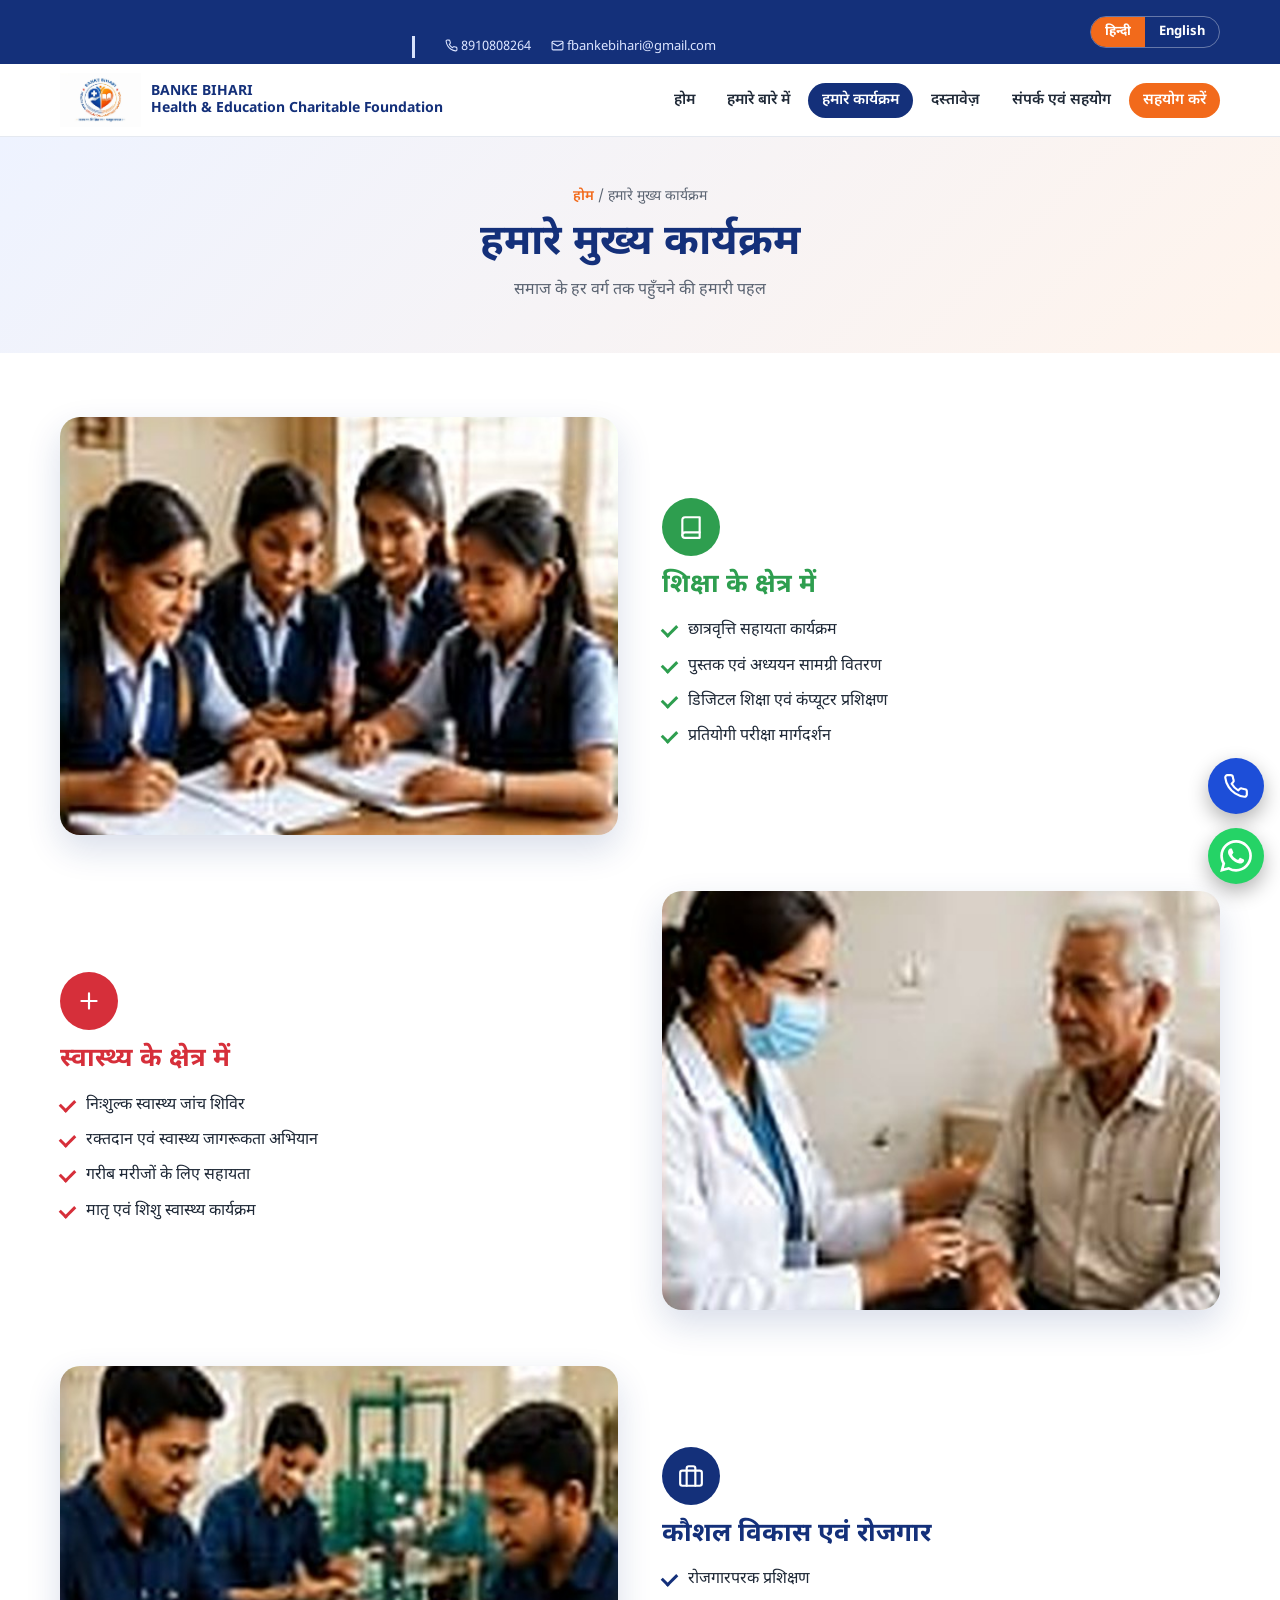
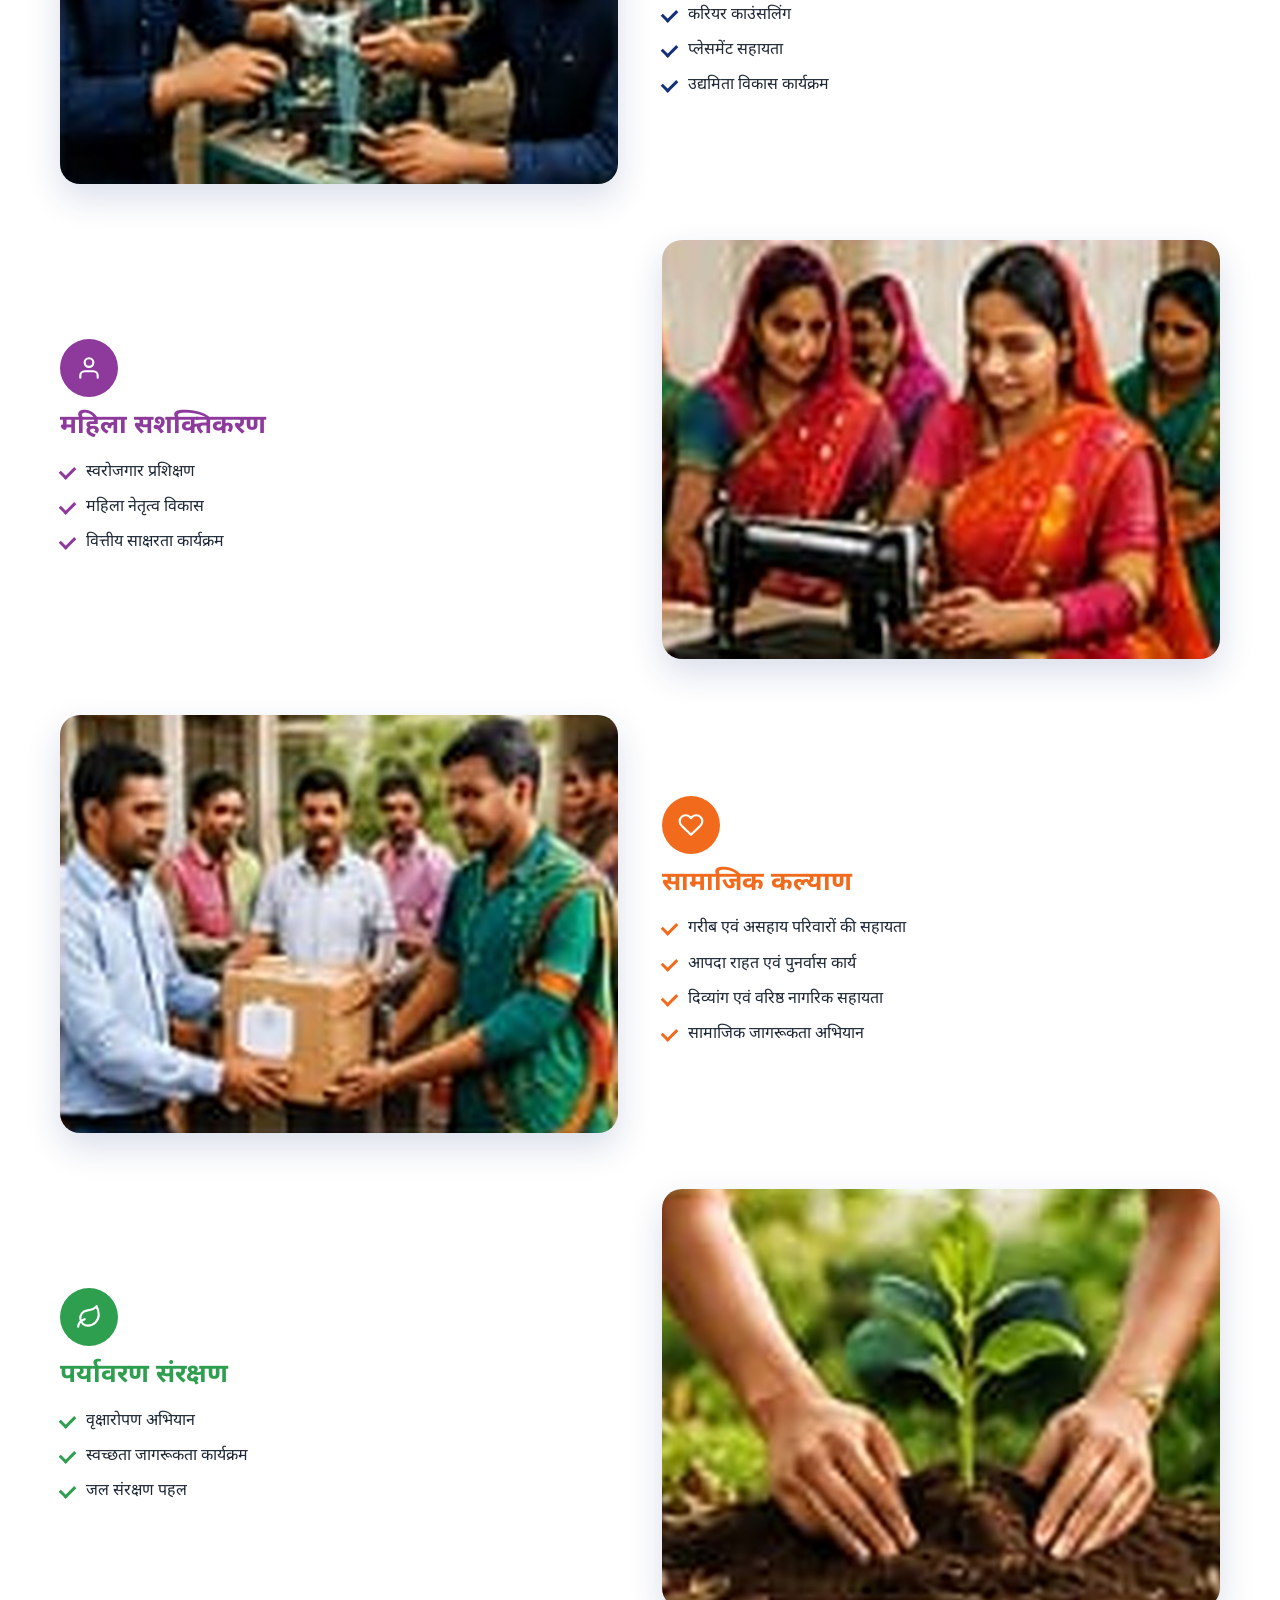
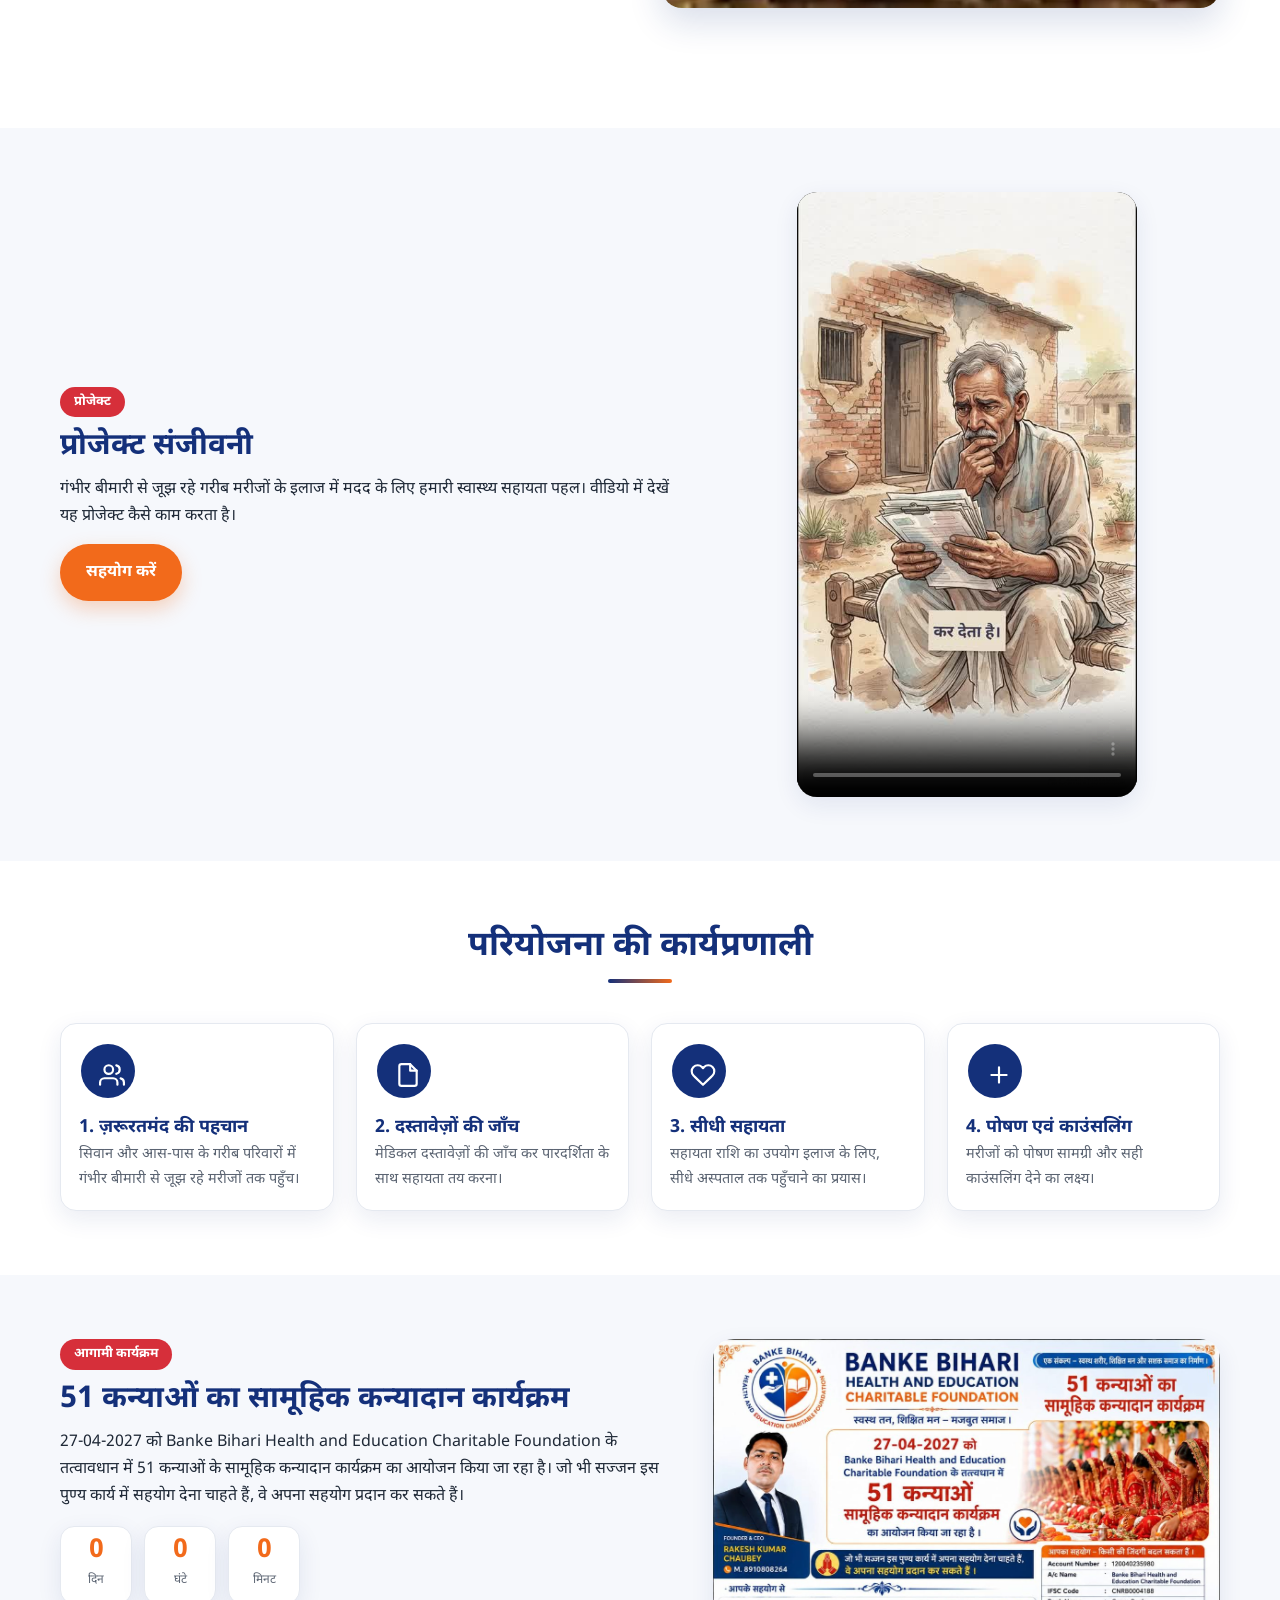
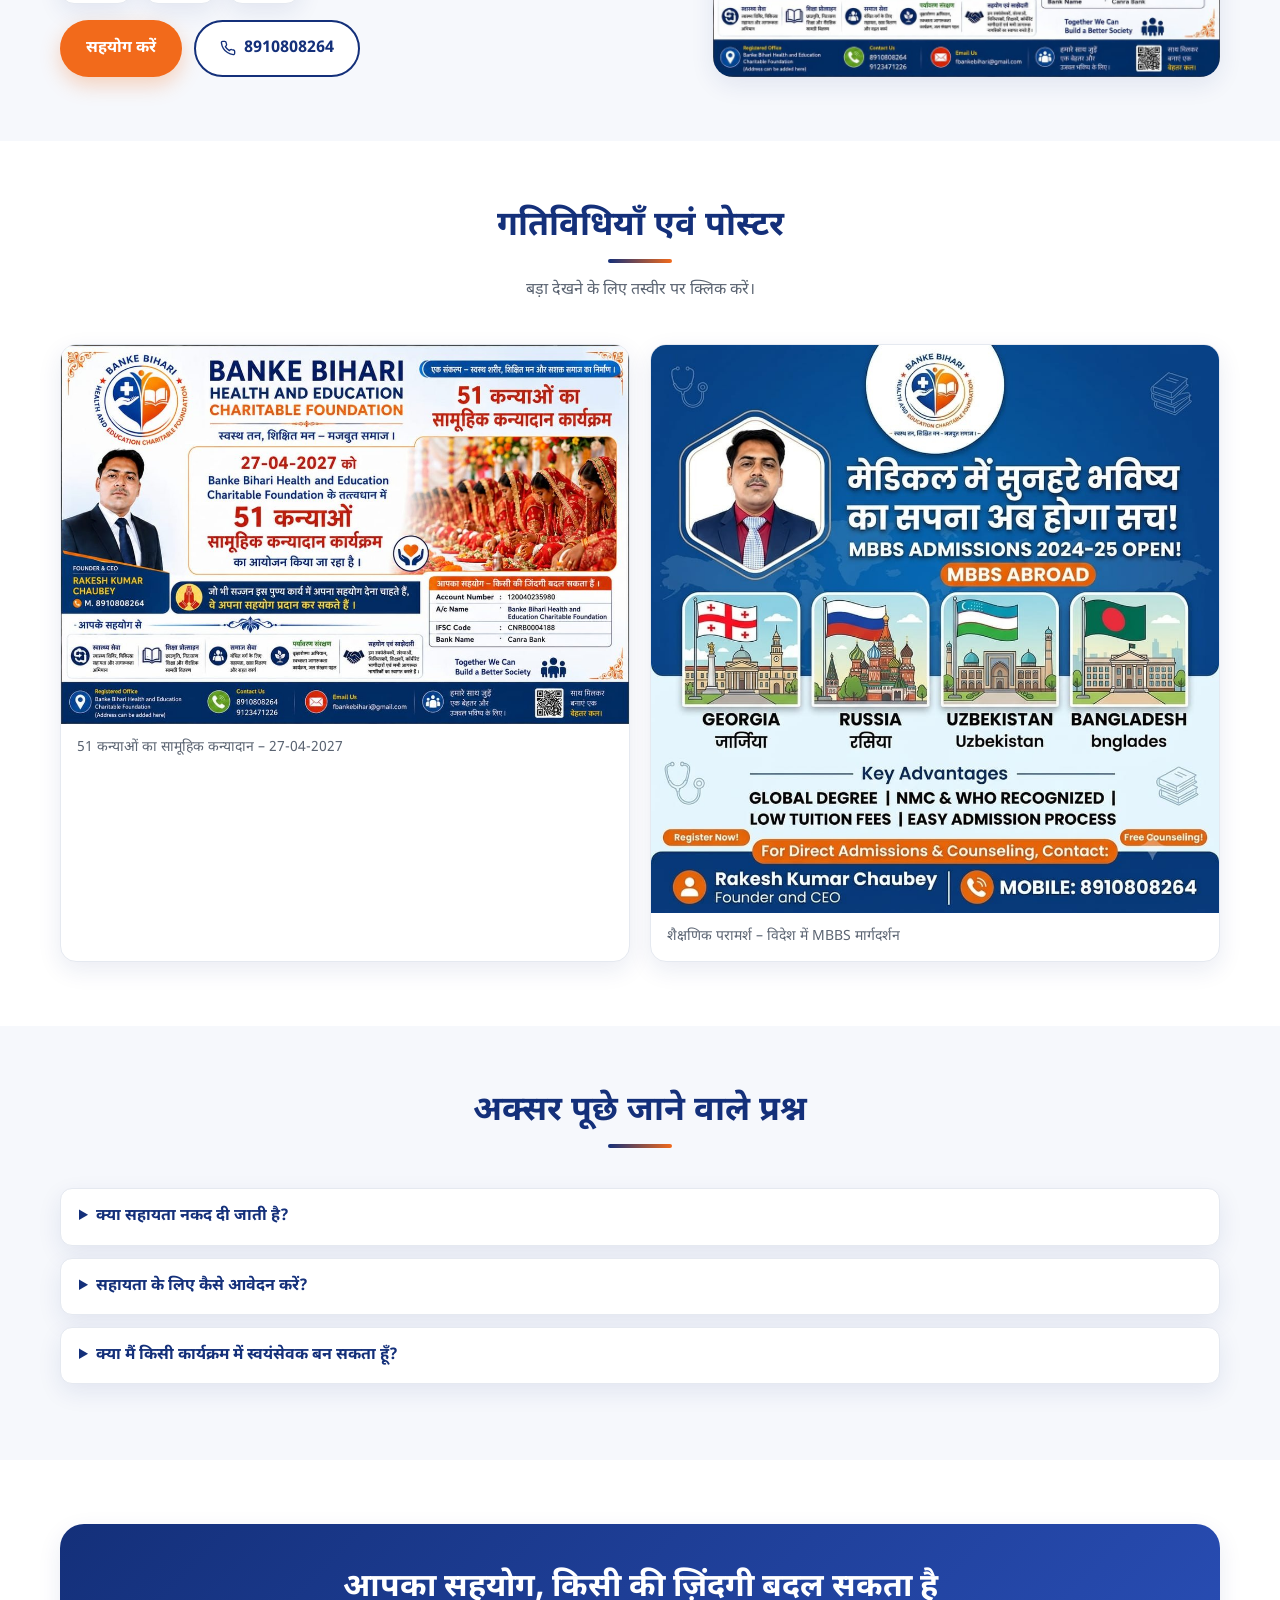
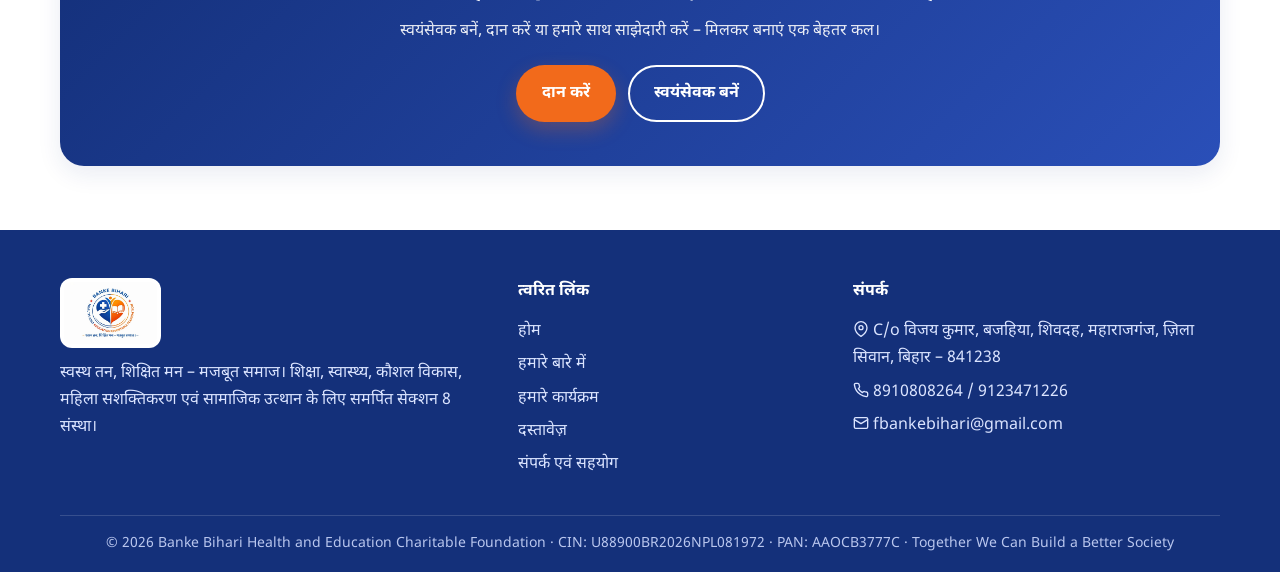
<file: programs.html>
<!DOCTYPE html><html lang="hi" translate="no"><head><meta charset="utf-8"><meta name="google" content="notranslate"><meta name="viewport" content="width=device-width,initial-scale=1">
<title>हमारे कार्यक्रम | Banke Bihari Health and Education Charitable Foundation</title><meta name="description" content="शिक्षा, स्वास्थ्य, कौशल विकास, महिला सशक्तिकरण, सामाजिक कल्याण और पर्यावरण के कार्यक्रम"><meta name="theme-color" content="#14307a">
<link rel="icon" href="assets/img/favicon.png"><link rel="preconnect" href="https://fonts.googleapis.com"><link rel="preconnect" href="https://fonts.gstatic.com" crossorigin>
<link href="https://fonts.googleapis.com/css2?family=Noto+Sans+Devanagari:wght@400;600;700;800&family=Poppins:wght@400;600;700&display=swap" rel="stylesheet">
<link rel="stylesheet" href="assets/style.css"></head><body class="hi">
<div class="topbar"><div class="wrap"><div class="tl"><a href="tel:+918910808264"><svg class="i" viewBox="0 0 24 24" aria-hidden="true"><path d="M22 16.9v3a2 2 0 0 1-2.2 2 19.8 19.8 0 0 1-8.6-3.1 19.5 19.5 0 0 1-6-6A19.8 19.8 0 0 1 2.1 4.2 2 2 0 0 1 4.1 2h3a2 2 0 0 1 2 1.7c.1 1 .4 1.9.7 2.8a2 2 0 0 1-.5 2.1L8 10a16 16 0 0 0 6 6l1.4-1.3a2 2 0 0 1 2.1-.4c.9.3 1.8.6 2.8.7a2 2 0 0 1 1.7 2z"/></svg> 8910808264</a><a class="hide" href="mailto:fbankebihari@gmail.com"><svg class="i" viewBox="0 0 24 24" aria-hidden="true"><rect x="2" y="4" width="20" height="16" rx="2"/><path d="m22 7-10 6L2 7"/></svg> fbankebihari@gmail.com</a></div>
<div class="lang" aria-label="Language"><a class="on" href="programs.html" hreflang="hi">हिन्दी</a><a class="" href="en/programs.html" hreflang="en">English</a></div></div></div>
<header><div class="wrap nav"><a class="brand" href="index.html"><img src="assets/img/logo.jpg" alt="logo"><span><b>BANKE BIHARI<br>Health &amp; Education Charitable Foundation</b></span></a>
<button class="burger" aria-label="Menu" aria-expanded="false">☰</button><nav><ul><li><a href="index.html" class="">होम</a></li><li><a href="about.html" class="">हमारे बारे में</a></li><li><a href="programs.html" class="active">हमारे कार्यक्रम</a></li><li><a href="documents.html" class="">दस्तावेज़</a></li><li><a href="contact.html" class="">संपर्क एवं सहयोग</a></li><li><a class="cta" href="contact.html#donate">सहयोग करें</a></li></ul></nav></div></header><main><div class="banner"><div class="wrap"><div class="crumb"><a href="index.html">होम</a> / हमारे मुख्य कार्यक्रम</div><h1>हमारे मुख्य कार्यक्रम</h1><p>समाज के हर वर्ग तक पहुँचने की हमारी पहल</p></div></div>
<section><div class="wrap"><div class="row2  reveal" style="--c:#2e9e4f"><div class="im"><img src="https://images.pexels.com/photos/31864438/pexels-photo-31864438.jpeg?auto=compress&cs=tinysrgb&w=1000" onerror="this.onerror=null;this.src='assets/img/b_edu.jpg'" referrerpolicy="no-referrer" alt="शिक्षा के क्षेत्र में" loading="lazy"></div><div><div class="ico" style="--c:#2e9e4f"><svg class="i" viewBox="0 0 24 24" aria-hidden="true"><path d="M4 19.5A2.5 2.5 0 0 1 6.5 17H20V3H6.5A2.5 2.5 0 0 0 4 5.5z"/><path d="M4 19.5A2.5 2.5 0 0 0 6.5 22H20v-5"/></svg></div><h3 style="color:#2e9e4f">शिक्षा के क्षेत्र में</h3><ul><li>छात्रवृत्ति सहायता कार्यक्रम</li><li>पुस्तक एवं अध्ययन सामग्री वितरण</li><li>डिजिटल शिक्षा एवं कंप्यूटर प्रशिक्षण</li><li>प्रतियोगी परीक्षा मार्गदर्शन</li></ul></div></div><div class="row2 rev reveal" style="--c:#d62f3a"><div class="im"><img src="https://images.pexels.com/photos/7579831/pexels-photo-7579831.jpeg?auto=compress&cs=tinysrgb&w=1000" onerror="this.onerror=null;this.src='assets/img/b_health.jpg'" referrerpolicy="no-referrer" alt="स्वास्थ्य के क्षेत्र में" loading="lazy"></div><div><div class="ico" style="--c:#d62f3a"><svg class="i" viewBox="0 0 24 24" aria-hidden="true"><path d="M12 5v14M5 12h14"/></svg></div><h3 style="color:#d62f3a">स्वास्थ्य के क्षेत्र में</h3><ul><li>निःशुल्क स्वास्थ्य जांच शिविर</li><li>रक्तदान एवं स्वास्थ्य जागरूकता अभियान</li><li>गरीब मरीजों के लिए सहायता</li><li>मातृ एवं शिशु स्वास्थ्य कार्यक्रम</li></ul></div></div><div class="row2  reveal" style="--c:#14307a"><div class="im"><img src="https://images.pexels.com/photos/28735221/pexels-photo-28735221.jpeg?auto=compress&cs=tinysrgb&w=1000" onerror="this.onerror=null;this.src='assets/img/b_skill.jpg'" referrerpolicy="no-referrer" alt="कौशल विकास एवं रोजगार" loading="lazy"></div><div><div class="ico" style="--c:#14307a"><svg class="i" viewBox="0 0 24 24" aria-hidden="true"><rect x="2" y="7" width="20" height="14" rx="2"/><path d="M16 21V5a2 2 0 0 0-2-2h-4a2 2 0 0 0-2 2v16"/></svg></div><h3 style="color:#14307a">कौशल विकास एवं रोजगार</h3><ul><li>रोजगारपरक प्रशिक्षण</li><li>करियर काउंसलिंग</li><li>प्लेसमेंट सहायता</li><li>उद्यमिता विकास कार्यक्रम</li></ul></div></div><div class="row2 rev reveal" style="--c:#8e3a9d"><div class="im"><img src="https://images.pexels.com/photos/27893058/pexels-photo-27893058.jpeg?auto=compress&cs=tinysrgb&w=1000" onerror="this.onerror=null;this.src='assets/img/b_women.jpg'" referrerpolicy="no-referrer" alt="महिला सशक्तिकरण" loading="lazy"></div><div><div class="ico" style="--c:#8e3a9d"><svg class="i" viewBox="0 0 24 24" aria-hidden="true"><path d="M20 21v-2a4 4 0 0 0-4-4H8a4 4 0 0 0-4 4v2"/><circle cx="12" cy="7" r="4"/></svg></div><h3 style="color:#8e3a9d">महिला सशक्तिकरण</h3><ul><li>स्वरोजगार प्रशिक्षण</li><li>महिला नेतृत्व विकास</li><li>वित्तीय साक्षरता कार्यक्रम</li></ul></div></div><div class="row2  reveal" style="--c:#f26a1b"><div class="im"><img src="https://images.pexels.com/photos/6995221/pexels-photo-6995221.jpeg?auto=compress&cs=tinysrgb&w=1000" onerror="this.onerror=null;this.src='assets/img/b_social.jpg'" referrerpolicy="no-referrer" alt="सामाजिक कल्याण" loading="lazy"></div><div><div class="ico" style="--c:#f26a1b"><svg class="i" viewBox="0 0 24 24" aria-hidden="true"><path d="M20.8 4.6a5.5 5.5 0 0 0-7.8 0L12 5.7l-1-1.1a5.5 5.5 0 0 0-7.8 7.8l1 1.1L12 21l7.8-7.5 1-1.1a5.5 5.5 0 0 0 0-7.8z"/></svg></div><h3 style="color:#f26a1b">सामाजिक कल्याण</h3><ul><li>गरीब एवं असहाय परिवारों की सहायता</li><li>आपदा राहत एवं पुनर्वास कार्य</li><li>दिव्यांग एवं वरिष्ठ नागरिक सहायता</li><li>सामाजिक जागरूकता अभियान</li></ul></div></div><div class="row2 rev reveal" style="--c:#2e9e4f"><div class="im"><img src="https://images.pexels.com/photos/36151356/pexels-photo-36151356.jpeg?auto=compress&cs=tinysrgb&w=1000" onerror="this.onerror=null;this.src='assets/img/b_env.jpg'" referrerpolicy="no-referrer" alt="पर्यावरण संरक्षण" loading="lazy"></div><div><div class="ico" style="--c:#2e9e4f"><svg class="i" viewBox="0 0 24 24" aria-hidden="true"><path d="M11 20A7 7 0 0 1 9.8 6.1C15.5 5 17 4.5 19 2c1 2 2 4.2 2 8 0 5.5-4.8 10-10 10z"/><path d="M2 21c0-3 1.9-5.5 6-7"/></svg></div><h3 style="color:#2e9e4f">पर्यावरण संरक्षण</h3><ul><li>वृक्षारोपण अभियान</li><li>स्वच्छता जागरूकता कार्यक्रम</li><li>जल संरक्षण पहल</li></ul></div></div></div></section>
<section id="sanjeevani" class="alt"><div class="wrap event"><div class="reveal"><span class="pill">प्रोजेक्ट</span><h2 style="font-size:30px">प्रोजेक्ट संजीवनी</h2><p style="margin:10px 0">गंभीर बीमारी से जूझ रहे गरीब मरीजों के इलाज में मदद के लिए हमारी स्वास्थ्य सहायता पहल। वीडियो में देखें यह प्रोजेक्ट कैसे काम करता है।</p><div class="btns" style="margin-top:14px"><a class="btn p" href="contact.html#donate">सहयोग करें</a></div></div><div class="video reveal"><video controls preload="metadata" playsinline poster="assets/img/sanjeevani-poster.jpg"><source src="assets/sanjeevani.mp4" type="video/mp4"></video></div></div></section>
<section class=""><div class="wrap"><h2 class="title">परियोजना की कार्यप्रणाली</h2><div class="bar"></div><div style="height:26px"></div><div class="steps"><div class="step reveal"><div class="ico" style="--c:#14307a;margin:20px 20px 0"><svg class="i" viewBox="0 0 24 24" aria-hidden="true"><path d="M17 21v-2a4 4 0 0 0-4-4H5a4 4 0 0 0-4 4v2"/><circle cx="9" cy="7" r="4"/><path d="M23 21v-2a4 4 0 0 0-3-3.9M16 3.1a4 4 0 0 1 0 7.8"/></svg></div><div><h3>1. ज़रूरतमंद की पहचान</h3><p>सिवान और आस-पास के गरीब परिवारों में गंभीर बीमारी से जूझ रहे मरीजों तक पहुँच।</p></div></div><div class="step reveal"><div class="ico" style="--c:#14307a;margin:20px 20px 0"><svg class="i" viewBox="0 0 24 24" aria-hidden="true"><path d="M14 2H6a2 2 0 0 0-2 2v16a2 2 0 0 0 2 2h12a2 2 0 0 0 2-2V8z"/><path d="M14 2v6h6"/></svg></div><div><h3>2. दस्तावेज़ों की जाँच</h3><p>मेडिकल दस्तावेज़ों की जाँच कर पारदर्शिता के साथ सहायता तय करना।</p></div></div><div class="step reveal"><div class="ico" style="--c:#14307a;margin:20px 20px 0"><svg class="i" viewBox="0 0 24 24" aria-hidden="true"><path d="M20.8 4.6a5.5 5.5 0 0 0-7.8 0L12 5.7l-1-1.1a5.5 5.5 0 0 0-7.8 7.8l1 1.1L12 21l7.8-7.5 1-1.1a5.5 5.5 0 0 0 0-7.8z"/></svg></div><div><h3>3. सीधी सहायता</h3><p>सहायता राशि का उपयोग इलाज के लिए, सीधे अस्पताल तक पहुँचाने का प्रयास।</p></div></div><div class="step reveal"><div class="ico" style="--c:#14307a;margin:20px 20px 0"><svg class="i" viewBox="0 0 24 24" aria-hidden="true"><path d="M12 5v14M5 12h14"/></svg></div><div><h3>4. पोषण एवं काउंसलिंग</h3><p>मरीजों को पोषण सामग्री और सही काउंसलिंग देने का लक्ष्य।</p></div></div></div></div></section>
<section class="alt"><div class="wrap event"><div class="reveal"><span class="pill">आगामी कार्यक्रम</span><h2 style="font-size:30px">51 कन्याओं का सामूहिक कन्यादान कार्यक्रम</h2><p style="margin:10px 0">27-04-2027 को Banke Bihari Health and Education Charitable Foundation के तत्वावधान में 51 कन्याओं के सामूहिक कन्यादान कार्यक्रम का आयोजन किया जा रहा है। जो भी सज्जन इस पुण्य कार्य में सहयोग देना चाहते हैं, वे अपना सहयोग प्रदान कर सकते हैं।</p><div class="count" data-date="2027-04-27T00:00:00"><div><b data-u="d">0</b><small>दिन</small></div><div><b data-u="h">0</b><small>घंटे</small></div><div><b data-u="m">0</b><small>मिनट</small></div></div><div class="btns"><a class="btn p" href="contact.html#donate">सहयोग करें</a><a class="btn o" href="tel:+918910808264"><svg class="i" viewBox="0 0 24 24" aria-hidden="true"><path d="M22 16.9v3a2 2 0 0 1-2.2 2 19.8 19.8 0 0 1-8.6-3.1 19.5 19.5 0 0 1-6-6A19.8 19.8 0 0 1 2.1 4.2 2 2 0 0 1 4.1 2h3a2 2 0 0 1 2 1.7c.1 1 .4 1.9.7 2.8a2 2 0 0 1-.5 2.1L8 10a16 16 0 0 0 6 6l1.4-1.3a2 2 0 0 1 2.1-.4c.9.3 1.8.6 2.8.7a2 2 0 0 1 1.7 2z"/></svg> 8910808264</a></div></div><div class="photo reveal"><img src="assets/img/kanyadaan-poster.jpg" alt="Kanyadaan" loading="lazy"></div></div></section>
<section class=""><div class="wrap"><h2 class="title">गतिविधियाँ एवं पोस्टर</h2><div class="bar"></div><p class="sub">बड़ा देखने के लिए तस्वीर पर क्लिक करें।</p><div class="gal"><figure class="reveal"><img src="assets/img/kanyadaan-poster.jpg" alt="" loading="lazy"><figcaption>51 कन्याओं का सामूहिक कन्यादान – 27-04-2027</figcaption></figure><figure class="reveal"><img src="assets/img/mbbs-poster.jpg" alt="" loading="lazy"><figcaption>शैक्षणिक परामर्श – विदेश में MBBS मार्गदर्शन</figcaption></figure></div><div class="lb"><img alt=""></div></div></section>
<section class="alt"><div class="wrap"><h2 class="title">अक्सर पूछे जाने वाले प्रश्न</h2><div class="bar"></div><div style="height:26px"></div><details class="reveal"><summary>क्या सहायता नकद दी जाती है?</summary><p>प्रोजेक्ट संजीवनी में प्रयास रहता है कि सहायता इलाज के लिए सीधे अस्पताल तक पहुँचे। विवरण के लिए संस्था से संपर्क करें।</p></details><details class="reveal"><summary>सहायता के लिए कैसे आवेदन करें?</summary><p>फ़ोन या WhatsApp पर संपर्क करें और मेडिकल दस्तावेज़ साझा करें।</p></details><details class="reveal"><summary>क्या मैं किसी कार्यक्रम में स्वयंसेवक बन सकता हूँ?</summary><p>जी हाँ, संपर्क पेज पर फॉर्म भरें या सीधे कॉल करें।</p></details></div></section>
<section><div class="wrap"><div class="cta-band reveal"><h2>आपका सहयोग, किसी की ज़िंदगी बदल सकता है</h2><p>स्वयंसेवक बनें, दान करें या हमारे साथ साझेदारी करें – मिलकर बनाएं एक बेहतर कल।</p><div class="btns" style="justify-content:center"><a class="btn p" href="contact.html#donate">दान करें</a><a class="btn o" style="background:transparent;color:#fff;border-color:#fff" href="contact.html#volunteer">स्वयंसेवक बनें</a></div></div></div></section></main><footer><div class="wrap"><div class="fgrid"><div><img src="assets/img/logo.jpg" alt="" style="height:70px;background:#fff;border-radius:12px;padding:4px;margin-bottom:12px">
<p>स्वस्थ तन, शिक्षित मन – मजबूत समाज। शिक्षा, स्वास्थ्य, कौशल विकास, महिला सशक्तिकरण एवं सामाजिक उत्थान के लिए समर्पित सेक्शन 8 संस्था।</p></div>
<div><h4>त्वरित लिंक</h4><ul><li><a href="index.html">होम</a></li><li><a href="about.html">हमारे बारे में</a></li><li><a href="programs.html">हमारे कार्यक्रम</a></li><li><a href="documents.html">दस्तावेज़</a></li><li><a href="contact.html">संपर्क एवं सहयोग</a></li></ul></div>
<div><h4>संपर्क</h4><ul><li><svg class="i" viewBox="0 0 24 24" aria-hidden="true"><path d="M21 10c0 7-9 13-9 13S3 17 3 10a9 9 0 0 1 18 0z"/><circle cx="12" cy="10" r="3"/></svg> C/o विजय कुमार, बजहिया, शिवदह, महाराजगंज, ज़िला सिवान, बिहार – 841238</li><li><svg class="i" viewBox="0 0 24 24" aria-hidden="true"><path d="M22 16.9v3a2 2 0 0 1-2.2 2 19.8 19.8 0 0 1-8.6-3.1 19.5 19.5 0 0 1-6-6A19.8 19.8 0 0 1 2.1 4.2 2 2 0 0 1 4.1 2h3a2 2 0 0 1 2 1.7c.1 1 .4 1.9.7 2.8a2 2 0 0 1-.5 2.1L8 10a16 16 0 0 0 6 6l1.4-1.3a2 2 0 0 1 2.1-.4c.9.3 1.8.6 2.8.7a2 2 0 0 1 1.7 2z"/></svg> <a href="tel:+918910808264">8910808264</a> / <a href="tel:+919123471226">9123471226</a></li><li><svg class="i" viewBox="0 0 24 24" aria-hidden="true"><rect x="2" y="4" width="20" height="16" rx="2"/><path d="m22 7-10 6L2 7"/></svg> <a href="mailto:fbankebihari@gmail.com">fbankebihari@gmail.com</a></li></ul></div></div>
<div class="copyr">© 2026 Banke Bihari Health and Education Charitable Foundation · CIN: U88900BR2026NPL081972 · PAN: AAOCB3777C · Together We Can Build a Better Society</div></div></footer>
<div class="fab"><a class="call" href="tel:+918910808264" aria-label="Call"><svg class="i" viewBox="0 0 24 24" aria-hidden="true"><path d="M22 16.9v3a2 2 0 0 1-2.2 2 19.8 19.8 0 0 1-8.6-3.1 19.5 19.5 0 0 1-6-6A19.8 19.8 0 0 1 2.1 4.2 2 2 0 0 1 4.1 2h3a2 2 0 0 1 2 1.7c.1 1 .4 1.9.7 2.8a2 2 0 0 1-.5 2.1L8 10a16 16 0 0 0 6 6l1.4-1.3a2 2 0 0 1 2.1-.4c.9.3 1.8.6 2.8.7a2 2 0 0 1 1.7 2z"/></svg></a><a class="wa" href="https://wa.me/918910808264" target="_blank" rel="noopener" aria-label="WhatsApp"><svg viewBox="0 0 24 24" fill="currentColor" aria-hidden="true"><path d="M17.472 14.382c-.297-.149-1.758-.867-2.03-.967-.273-.099-.471-.148-.67.15-.197.297-.767.966-.94 1.164-.173.199-.347.223-.644.075-.297-.15-1.255-.463-2.39-1.475-.883-.788-1.48-1.761-1.653-2.059-.173-.297-.018-.458.13-.606.134-.133.298-.347.446-.52.149-.174.198-.298.298-.497.099-.198.05-.371-.025-.52-.075-.149-.669-1.612-.916-2.207-.242-.579-.487-.5-.669-.51-.173-.008-.371-.01-.57-.01-.198 0-.52.074-.792.372-.272.297-1.04 1.016-1.04 2.479 0 1.462 1.065 2.875 1.213 3.074.149.198 2.096 3.2 5.077 4.487.709.306 1.262.489 1.694.625.712.227 1.36.195 1.871.118.571-.085 1.758-.719 2.006-1.413.248-.694.248-1.289.173-1.413-.074-.124-.272-.198-.57-.347m-5.421 7.403h-.004a9.87 9.87 0 01-5.031-1.378l-.361-.214-3.741.982.998-3.648-.235-.374a9.86 9.86 0 01-1.51-5.26c.001-5.45 4.436-9.884 9.888-9.884 2.64 0 5.122 1.03 6.988 2.898a9.825 9.825 0 012.893 6.994c-.003 5.45-4.437 9.884-9.885 9.884m8.413-18.297A11.815 11.815 0 0012.05 0C5.495 0 .16 5.335.157 11.892c0 2.096.547 4.142 1.588 5.945L.057 24l6.305-1.654a11.882 11.882 0 005.683 1.448h.005c6.554 0 11.89-5.335 11.893-11.893a11.821 11.821 0 00-3.48-8.413z"/></svg></a></div><script src="assets/main.js"></script></body></html>
</file>
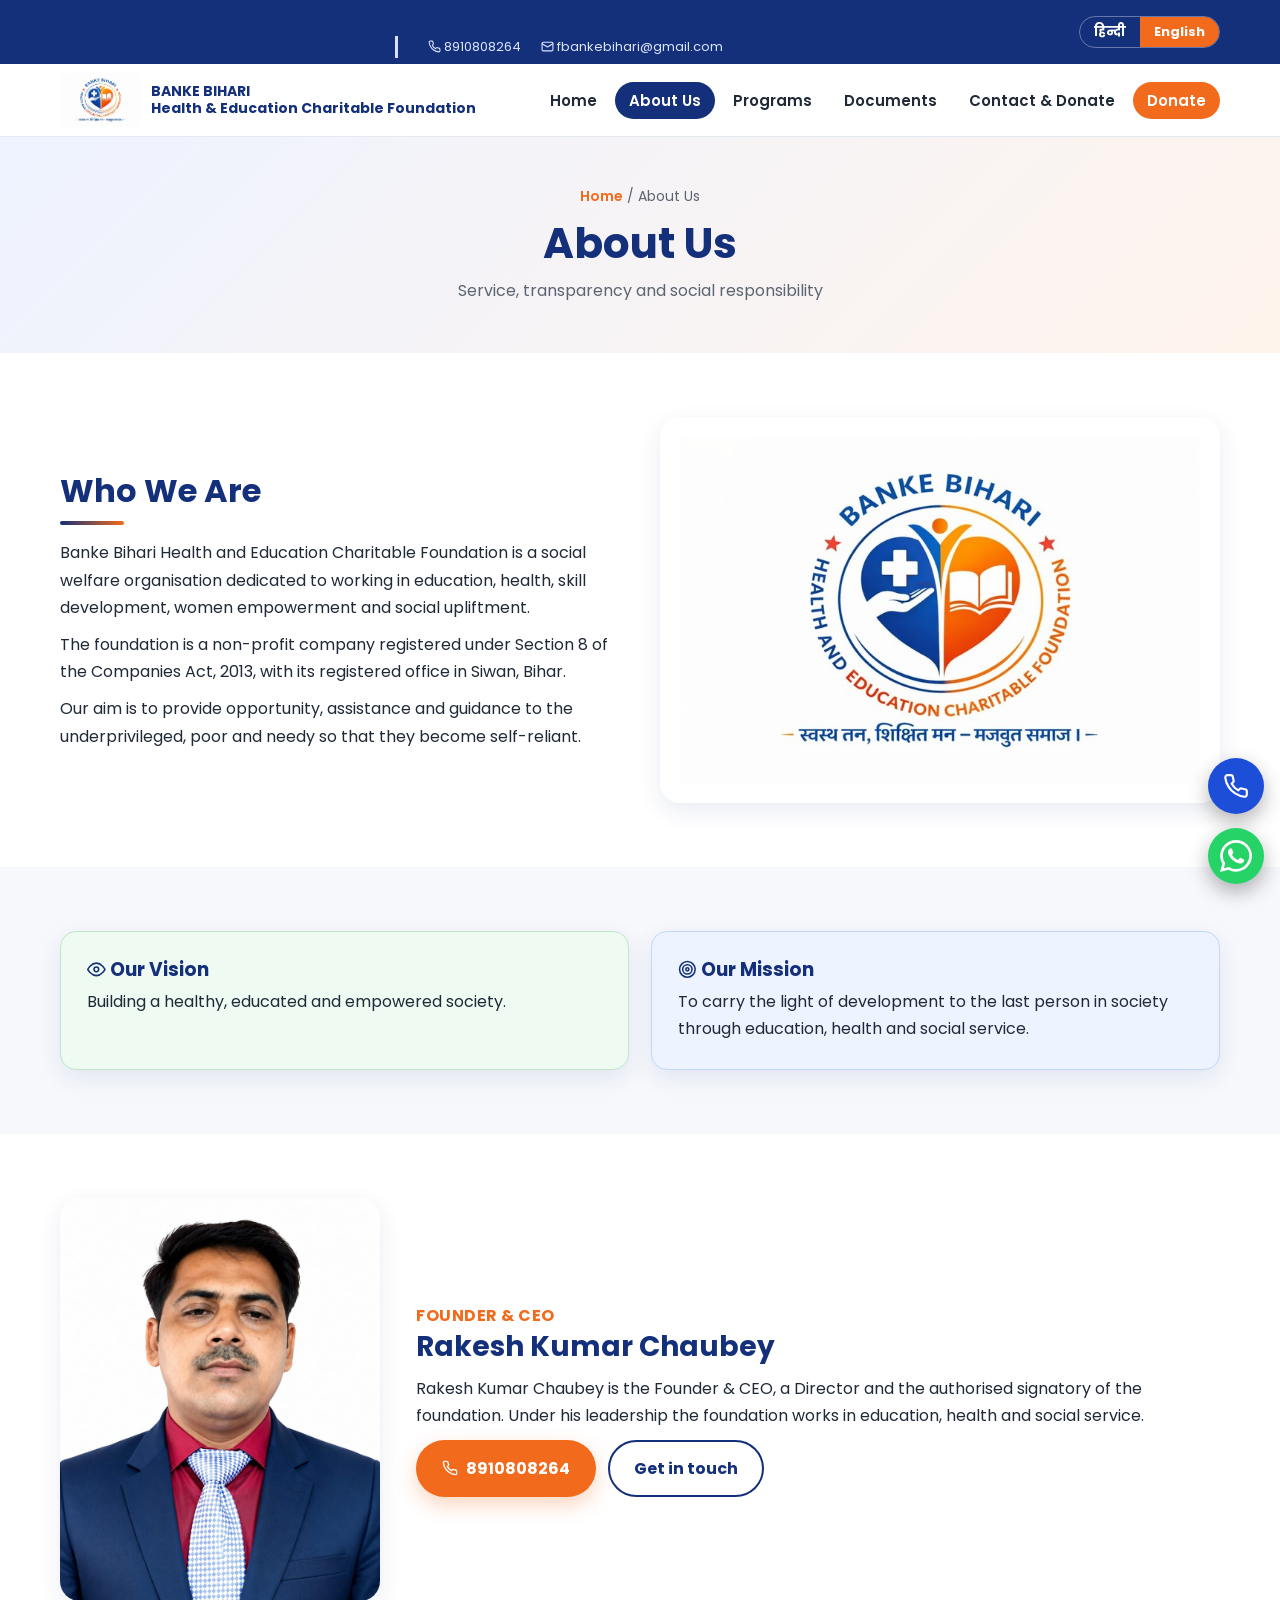
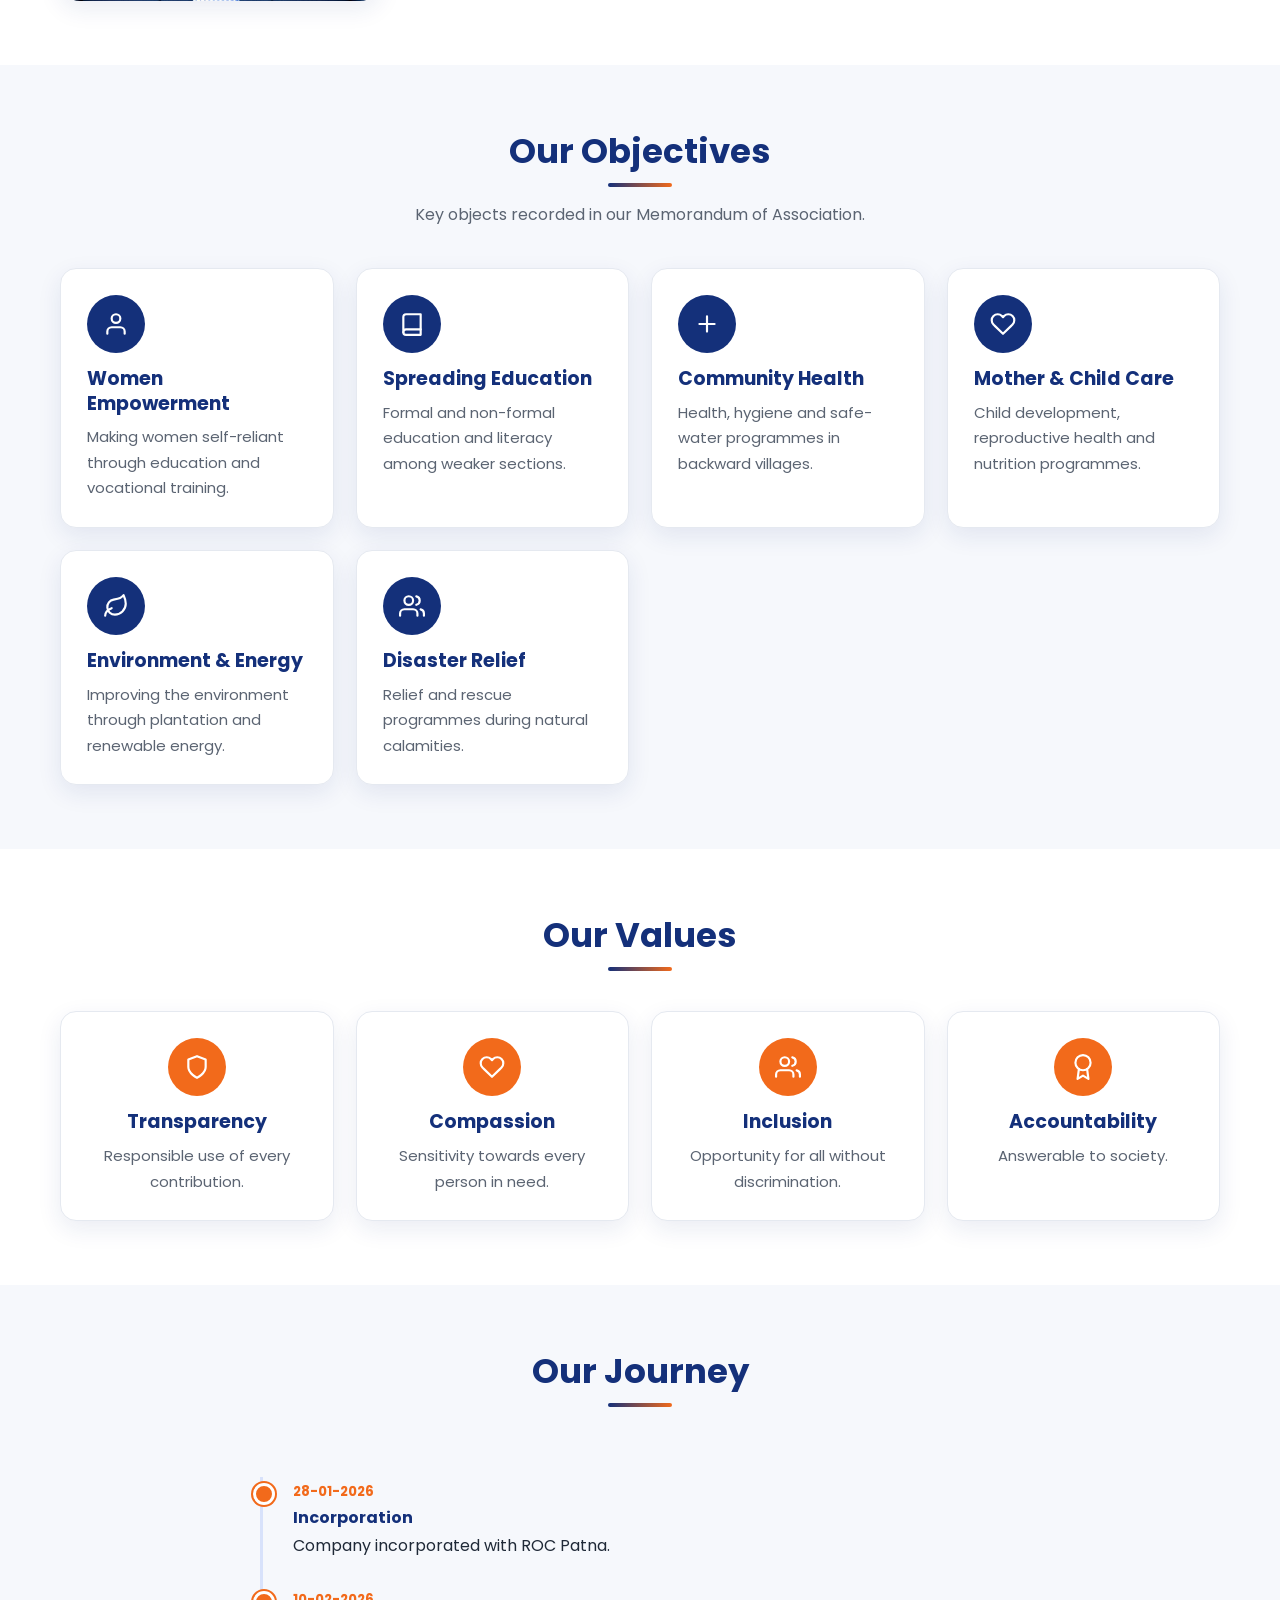
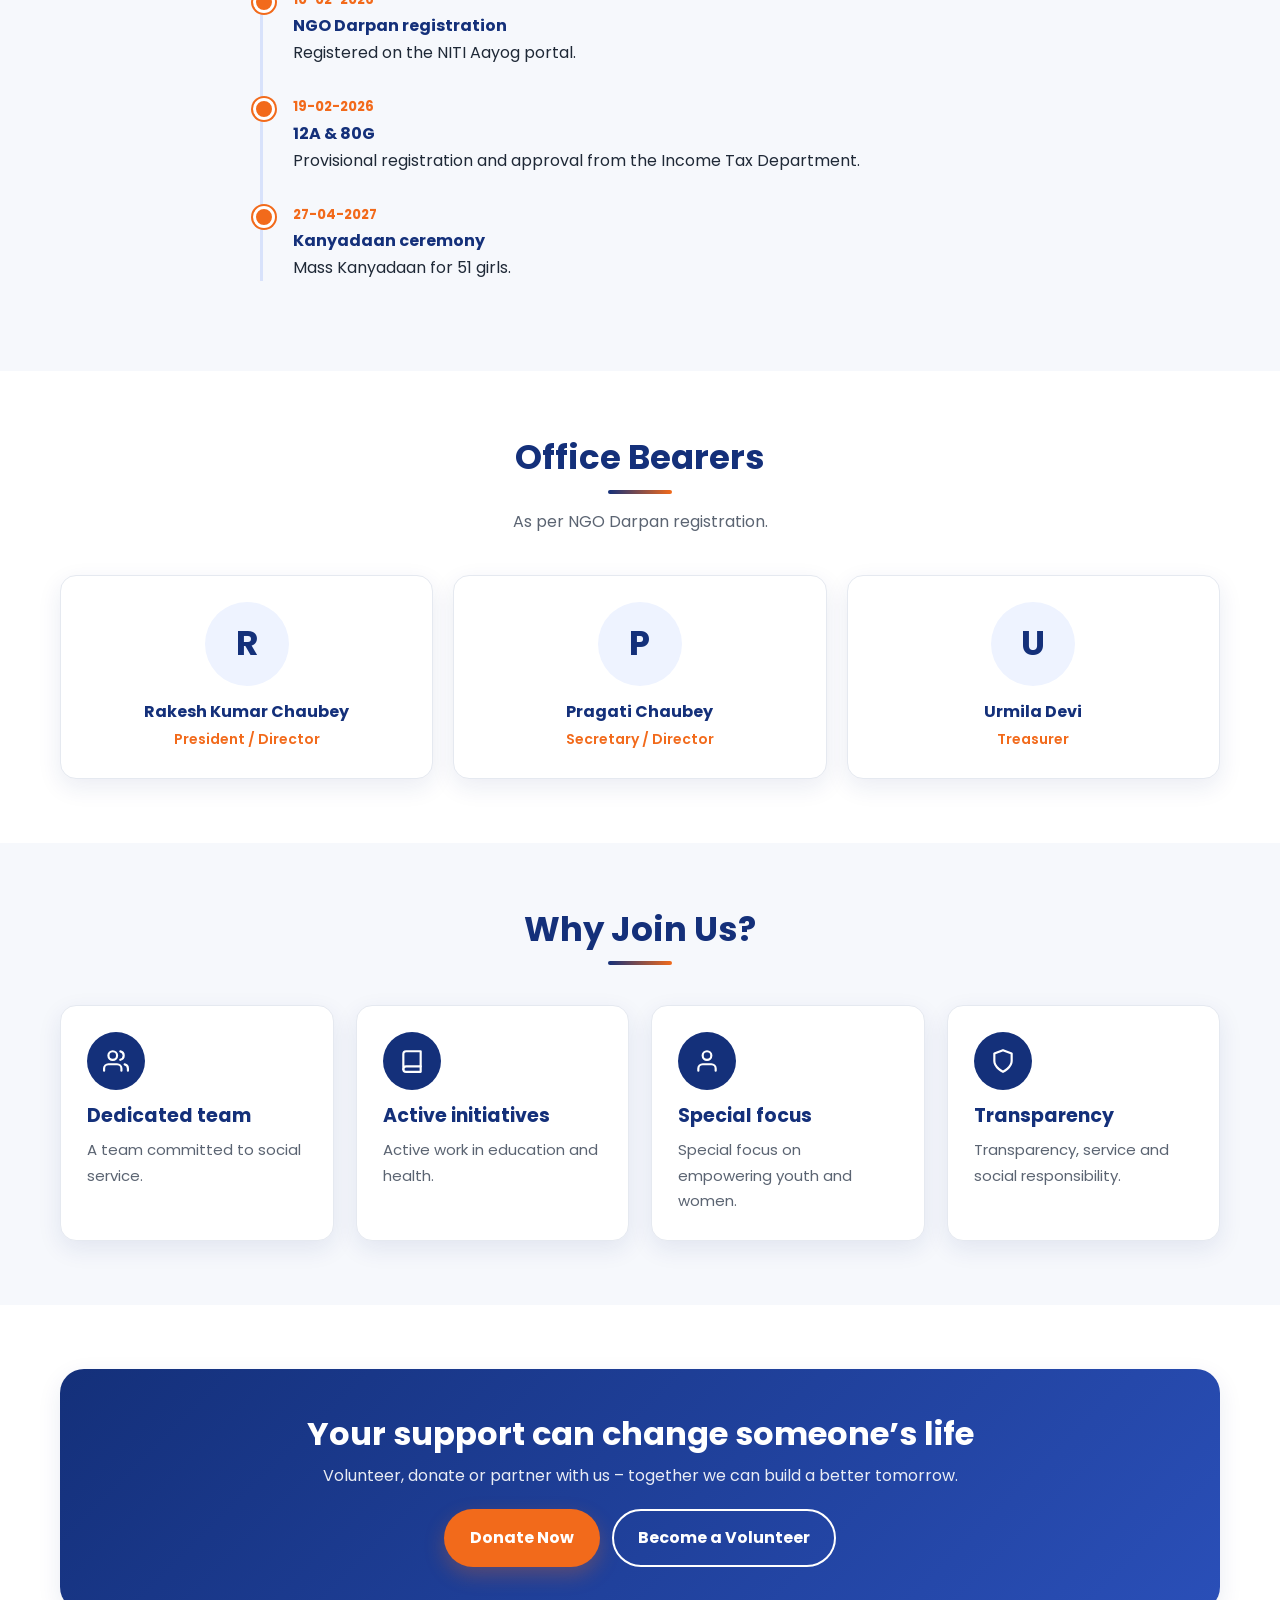
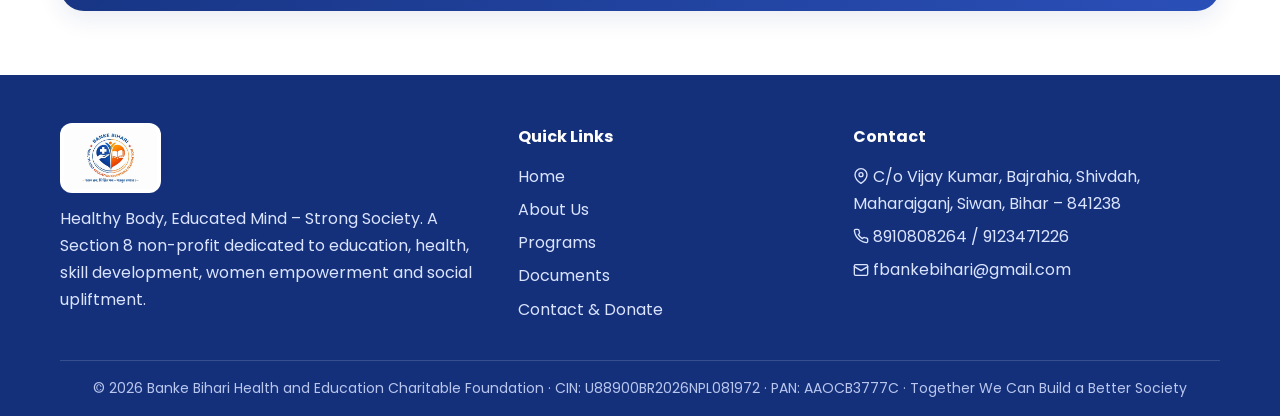
<file: en/about.html>
<!DOCTYPE html><html lang="en" translate="no"><head><meta charset="utf-8"><meta name="google" content="notranslate"><meta name="viewport" content="width=device-width,initial-scale=1">
<title>About Us | Banke Bihari Health and Education Charitable Foundation</title><meta name="description" content="Banke Bihari Health and Education Charitable Foundation is a social welfare organisation dedicated to working in education, health, skill development, women empowerment and social upliftment."><meta name="theme-color" content="#14307a">
<link rel="icon" href="../assets/img/favicon.png"><link rel="preconnect" href="https://fonts.googleapis.com"><link rel="preconnect" href="https://fonts.gstatic.com" crossorigin>
<link href="https://fonts.googleapis.com/css2?family=Noto+Sans+Devanagari:wght@400;600;700;800&family=Poppins:wght@400;600;700&display=swap" rel="stylesheet">
<link rel="stylesheet" href="../assets/style.css"></head><body class="en">
<div class="topbar"><div class="wrap"><div class="tl"><a href="tel:+918910808264"><svg class="i" viewBox="0 0 24 24" aria-hidden="true"><path d="M22 16.9v3a2 2 0 0 1-2.2 2 19.8 19.8 0 0 1-8.6-3.1 19.5 19.5 0 0 1-6-6A19.8 19.8 0 0 1 2.1 4.2 2 2 0 0 1 4.1 2h3a2 2 0 0 1 2 1.7c.1 1 .4 1.9.7 2.8a2 2 0 0 1-.5 2.1L8 10a16 16 0 0 0 6 6l1.4-1.3a2 2 0 0 1 2.1-.4c.9.3 1.8.6 2.8.7a2 2 0 0 1 1.7 2z"/></svg> 8910808264</a><a class="hide" href="mailto:fbankebihari@gmail.com"><svg class="i" viewBox="0 0 24 24" aria-hidden="true"><rect x="2" y="4" width="20" height="16" rx="2"/><path d="m22 7-10 6L2 7"/></svg> fbankebihari@gmail.com</a></div>
<div class="lang" aria-label="Language"><a class="" href="../about.html" hreflang="hi">हिन्दी</a><a class="on" href="about.html" hreflang="en">English</a></div></div></div>
<header><div class="wrap nav"><a class="brand" href="index.html"><img src="../assets/img/logo.jpg" alt="logo"><span><b>BANKE BIHARI<br>Health &amp; Education Charitable Foundation</b></span></a>
<button class="burger" aria-label="Menu" aria-expanded="false">☰</button><nav><ul><li><a href="index.html" class="">Home</a></li><li><a href="about.html" class="active">About Us</a></li><li><a href="programs.html" class="">Programs</a></li><li><a href="documents.html" class="">Documents</a></li><li><a href="contact.html" class="">Contact & Donate</a></li><li><a class="cta" href="contact.html#donate">Donate</a></li></ul></nav></div></header><main><div class="banner"><div class="wrap"><div class="crumb"><a href="index.html">Home</a> / About Us</div><h1>About Us</h1><p>Service, transparency and social responsibility</p></div></div>
<section><div class="wrap two"><div class="reveal"><h2 style="font-size:32px">Who We Are</h2><div class="bar" style="margin-left:0"></div><p>Banke Bihari Health and Education Charitable Foundation is a social welfare organisation dedicated to working in education, health, skill development, women empowerment and social upliftment.</p><p style="margin-top:10px">The foundation is a non-profit company registered under Section 8 of the Companies Act, 2013, with its registered office in Siwan, Bihar.</p><p style="margin-top:10px">Our aim is to provide opportunity, assistance and guidance to the underprivileged, poor and needy so that they become self-reliant.</p></div><div class="photo reveal" style="padding:20px"><img src="../assets/img/logo.jpg" alt="logo"></div></div></section>
<section class="alt"><div class="wrap"><div class="vm"><div class="box v reveal"><h3><svg class="i" viewBox="0 0 24 24" aria-hidden="true"><path d="M1 12s4-8 11-8 11 8 11 8-4 8-11 8-11-8-11-8z"/><circle cx="12" cy="12" r="3"/></svg> Our Vision</h3><p>Building a healthy, educated and empowered society.</p></div><div class="box m reveal"><h3><svg class="i" viewBox="0 0 24 24" aria-hidden="true"><circle cx="12" cy="12" r="10"/><circle cx="12" cy="12" r="6"/><circle cx="12" cy="12" r="2"/></svg> Our Mission</h3><p>To carry the light of development to the last person in society through education, health and social service.</p></div></div></div></section>
<section class=""><div class="wrap"><div class="founder"><div class="photo reveal"><img src="../assets/img/founder.jpg" alt="Rakesh Kumar Chaubey" loading="lazy"></div><div class="reveal"><span class="role">FOUNDER &amp; CEO</span><h3>Rakesh Kumar Chaubey</h3><p style="margin:10px 0">Rakesh Kumar Chaubey is the Founder & CEO, a Director and the authorised signatory of the foundation. Under his leadership the foundation works in education, health and social service.</p><div class="btns"><a class="btn p" href="tel:+918910808264"><svg class="i" viewBox="0 0 24 24" aria-hidden="true"><path d="M22 16.9v3a2 2 0 0 1-2.2 2 19.8 19.8 0 0 1-8.6-3.1 19.5 19.5 0 0 1-6-6A19.8 19.8 0 0 1 2.1 4.2 2 2 0 0 1 4.1 2h3a2 2 0 0 1 2 1.7c.1 1 .4 1.9.7 2.8a2 2 0 0 1-.5 2.1L8 10a16 16 0 0 0 6 6l1.4-1.3a2 2 0 0 1 2.1-.4c.9.3 1.8.6 2.8.7a2 2 0 0 1 1.7 2z"/></svg> 8910808264</a><a class="btn o" href="contact.html">Get in touch</a></div></div></div></div></section>
<section class="alt"><div class="wrap"><h2 class="title">Our Objectives</h2><div class="bar"></div><p class="sub">Key objects recorded in our Memorandum of Association.</p><div class="cards"><div class="card reveal"><div class="ico" style="--c:#14307a"><svg class="i" viewBox="0 0 24 24" aria-hidden="true"><path d="M20 21v-2a4 4 0 0 0-4-4H8a4 4 0 0 0-4 4v2"/><circle cx="12" cy="7" r="4"/></svg></div><h3>Women Empowerment</h3><p>Making women self-reliant through education and vocational training.</p></div><div class="card reveal"><div class="ico" style="--c:#14307a"><svg class="i" viewBox="0 0 24 24" aria-hidden="true"><path d="M4 19.5A2.5 2.5 0 0 1 6.5 17H20V3H6.5A2.5 2.5 0 0 0 4 5.5z"/><path d="M4 19.5A2.5 2.5 0 0 0 6.5 22H20v-5"/></svg></div><h3>Spreading Education</h3><p>Formal and non-formal education and literacy among weaker sections.</p></div><div class="card reveal"><div class="ico" style="--c:#14307a"><svg class="i" viewBox="0 0 24 24" aria-hidden="true"><path d="M12 5v14M5 12h14"/></svg></div><h3>Community Health</h3><p>Health, hygiene and safe-water programmes in backward villages.</p></div><div class="card reveal"><div class="ico" style="--c:#14307a"><svg class="i" viewBox="0 0 24 24" aria-hidden="true"><path d="M20.8 4.6a5.5 5.5 0 0 0-7.8 0L12 5.7l-1-1.1a5.5 5.5 0 0 0-7.8 7.8l1 1.1L12 21l7.8-7.5 1-1.1a5.5 5.5 0 0 0 0-7.8z"/></svg></div><h3>Mother & Child Care</h3><p>Child development, reproductive health and nutrition programmes.</p></div><div class="card reveal"><div class="ico" style="--c:#14307a"><svg class="i" viewBox="0 0 24 24" aria-hidden="true"><path d="M11 20A7 7 0 0 1 9.8 6.1C15.5 5 17 4.5 19 2c1 2 2 4.2 2 8 0 5.5-4.8 10-10 10z"/><path d="M2 21c0-3 1.9-5.5 6-7"/></svg></div><h3>Environment & Energy</h3><p>Improving the environment through plantation and renewable energy.</p></div><div class="card reveal"><div class="ico" style="--c:#14307a"><svg class="i" viewBox="0 0 24 24" aria-hidden="true"><path d="M17 21v-2a4 4 0 0 0-4-4H5a4 4 0 0 0-4 4v2"/><circle cx="9" cy="7" r="4"/><path d="M23 21v-2a4 4 0 0 0-3-3.9M16 3.1a4 4 0 0 1 0 7.8"/></svg></div><h3>Disaster Relief</h3><p>Relief and rescue programmes during natural calamities.</p></div></div></div></section>
<section class=""><div class="wrap"><h2 class="title">Our Values</h2><div class="bar"></div><div style="height:26px"></div><div class="cards"><div class="card reveal" style="text-align:center"><div class="ico" style="--c:#f26a1b;margin-inline:auto"><svg class="i" viewBox="0 0 24 24" aria-hidden="true"><path d="M12 22s8-4 8-10V5l-8-3-8 3v7c0 6 8 10 8 10z"/></svg></div><h3>Transparency</h3><p>Responsible use of every contribution.</p></div><div class="card reveal" style="text-align:center"><div class="ico" style="--c:#f26a1b;margin-inline:auto"><svg class="i" viewBox="0 0 24 24" aria-hidden="true"><path d="M20.8 4.6a5.5 5.5 0 0 0-7.8 0L12 5.7l-1-1.1a5.5 5.5 0 0 0-7.8 7.8l1 1.1L12 21l7.8-7.5 1-1.1a5.5 5.5 0 0 0 0-7.8z"/></svg></div><h3>Compassion</h3><p>Sensitivity towards every person in need.</p></div><div class="card reveal" style="text-align:center"><div class="ico" style="--c:#f26a1b;margin-inline:auto"><svg class="i" viewBox="0 0 24 24" aria-hidden="true"><path d="M17 21v-2a4 4 0 0 0-4-4H5a4 4 0 0 0-4 4v2"/><circle cx="9" cy="7" r="4"/><path d="M23 21v-2a4 4 0 0 0-3-3.9M16 3.1a4 4 0 0 1 0 7.8"/></svg></div><h3>Inclusion</h3><p>Opportunity for all without discrimination.</p></div><div class="card reveal" style="text-align:center"><div class="ico" style="--c:#f26a1b;margin-inline:auto"><svg class="i" viewBox="0 0 24 24" aria-hidden="true"><circle cx="12" cy="8" r="7"/><path d="M8.2 13.9 7 23l5-3 5 3-1.2-9.1"/></svg></div><h3>Accountability</h3><p>Answerable to society.</p></div></div></div></section>
<section class="alt"><div class="wrap"><h2 class="title">Our Journey</h2><div class="bar"></div><div style="height:26px"></div><div class="tl"><div class="e reveal"><small>28-01-2026</small><b>Incorporation</b>Company incorporated with ROC Patna.</div><div class="e reveal"><small>10-02-2026</small><b>NGO Darpan registration</b>Registered on the NITI Aayog portal.</div><div class="e reveal"><small>19-02-2026</small><b>12A & 80G</b>Provisional registration and approval from the Income Tax Department.</div><div class="e reveal"><small>27-04-2027</small><b>Kanyadaan ceremony</b>Mass Kanyadaan for 51 girls.</div></div></div></section>
<section class=""><div class="wrap"><h2 class="title">Office Bearers</h2><div class="bar"></div><p class="sub">As per NGO Darpan registration.</p><div class="people"><div class="card person reveal"><div class="av">R</div><b>Rakesh Kumar Chaubey</b><span>President / Director</span></div><div class="card person reveal"><div class="av">P</div><b>Pragati Chaubey</b><span>Secretary / Director</span></div><div class="card person reveal"><div class="av">U</div><b>Urmila Devi</b><span>Treasurer</span></div></div></div></section>
<section class="alt"><div class="wrap"><h2 class="title">Why Join Us?</h2><div class="bar"></div><div style="height:26px"></div><div class="cards"><div class="card reveal"><div class="ico" style="--c:#14307a"><svg class="i" viewBox="0 0 24 24" aria-hidden="true"><path d="M17 21v-2a4 4 0 0 0-4-4H5a4 4 0 0 0-4 4v2"/><circle cx="9" cy="7" r="4"/><path d="M23 21v-2a4 4 0 0 0-3-3.9M16 3.1a4 4 0 0 1 0 7.8"/></svg></div><h3>Dedicated team</h3><p>A team committed to social service.</p></div><div class="card reveal"><div class="ico" style="--c:#14307a"><svg class="i" viewBox="0 0 24 24" aria-hidden="true"><path d="M4 19.5A2.5 2.5 0 0 1 6.5 17H20V3H6.5A2.5 2.5 0 0 0 4 5.5z"/><path d="M4 19.5A2.5 2.5 0 0 0 6.5 22H20v-5"/></svg></div><h3>Active initiatives</h3><p>Active work in education and health.</p></div><div class="card reveal"><div class="ico" style="--c:#14307a"><svg class="i" viewBox="0 0 24 24" aria-hidden="true"><path d="M20 21v-2a4 4 0 0 0-4-4H8a4 4 0 0 0-4 4v2"/><circle cx="12" cy="7" r="4"/></svg></div><h3>Special focus</h3><p>Special focus on empowering youth and women.</p></div><div class="card reveal"><div class="ico" style="--c:#14307a"><svg class="i" viewBox="0 0 24 24" aria-hidden="true"><path d="M12 22s8-4 8-10V5l-8-3-8 3v7c0 6 8 10 8 10z"/></svg></div><h3>Transparency</h3><p>Transparency, service and social responsibility.</p></div></div></div></section>
<section><div class="wrap"><div class="cta-band reveal"><h2>Your support can change someone’s life</h2><p>Volunteer, donate or partner with us – together we can build a better tomorrow.</p><div class="btns" style="justify-content:center"><a class="btn p" href="contact.html#donate">Donate Now</a><a class="btn o" style="background:transparent;color:#fff;border-color:#fff" href="contact.html#volunteer">Become a Volunteer</a></div></div></div></section></main><footer><div class="wrap"><div class="fgrid"><div><img src="../assets/img/logo.jpg" alt="" style="height:70px;background:#fff;border-radius:12px;padding:4px;margin-bottom:12px">
<p>Healthy Body, Educated Mind – Strong Society. A Section 8 non-profit dedicated to education, health, skill development, women empowerment and social upliftment.</p></div>
<div><h4>Quick Links</h4><ul><li><a href="index.html">Home</a></li><li><a href="about.html">About Us</a></li><li><a href="programs.html">Programs</a></li><li><a href="documents.html">Documents</a></li><li><a href="contact.html">Contact & Donate</a></li></ul></div>
<div><h4>Contact</h4><ul><li><svg class="i" viewBox="0 0 24 24" aria-hidden="true"><path d="M21 10c0 7-9 13-9 13S3 17 3 10a9 9 0 0 1 18 0z"/><circle cx="12" cy="10" r="3"/></svg> C/o Vijay Kumar, Bajrahia, Shivdah, Maharajganj, Siwan, Bihar – 841238</li><li><svg class="i" viewBox="0 0 24 24" aria-hidden="true"><path d="M22 16.9v3a2 2 0 0 1-2.2 2 19.8 19.8 0 0 1-8.6-3.1 19.5 19.5 0 0 1-6-6A19.8 19.8 0 0 1 2.1 4.2 2 2 0 0 1 4.1 2h3a2 2 0 0 1 2 1.7c.1 1 .4 1.9.7 2.8a2 2 0 0 1-.5 2.1L8 10a16 16 0 0 0 6 6l1.4-1.3a2 2 0 0 1 2.1-.4c.9.3 1.8.6 2.8.7a2 2 0 0 1 1.7 2z"/></svg> <a href="tel:+918910808264">8910808264</a> / <a href="tel:+919123471226">9123471226</a></li><li><svg class="i" viewBox="0 0 24 24" aria-hidden="true"><rect x="2" y="4" width="20" height="16" rx="2"/><path d="m22 7-10 6L2 7"/></svg> <a href="mailto:fbankebihari@gmail.com">fbankebihari@gmail.com</a></li></ul></div></div>
<div class="copyr">© 2026 Banke Bihari Health and Education Charitable Foundation · CIN: U88900BR2026NPL081972 · PAN: AAOCB3777C · Together We Can Build a Better Society</div></div></footer>
<div class="fab"><a class="call" href="tel:+918910808264" aria-label="Call"><svg class="i" viewBox="0 0 24 24" aria-hidden="true"><path d="M22 16.9v3a2 2 0 0 1-2.2 2 19.8 19.8 0 0 1-8.6-3.1 19.5 19.5 0 0 1-6-6A19.8 19.8 0 0 1 2.1 4.2 2 2 0 0 1 4.1 2h3a2 2 0 0 1 2 1.7c.1 1 .4 1.9.7 2.8a2 2 0 0 1-.5 2.1L8 10a16 16 0 0 0 6 6l1.4-1.3a2 2 0 0 1 2.1-.4c.9.3 1.8.6 2.8.7a2 2 0 0 1 1.7 2z"/></svg></a><a class="wa" href="https://wa.me/918910808264" target="_blank" rel="noopener" aria-label="WhatsApp"><svg viewBox="0 0 24 24" fill="currentColor" aria-hidden="true"><path d="M17.472 14.382c-.297-.149-1.758-.867-2.03-.967-.273-.099-.471-.148-.67.15-.197.297-.767.966-.94 1.164-.173.199-.347.223-.644.075-.297-.15-1.255-.463-2.39-1.475-.883-.788-1.48-1.761-1.653-2.059-.173-.297-.018-.458.13-.606.134-.133.298-.347.446-.52.149-.174.198-.298.298-.497.099-.198.05-.371-.025-.52-.075-.149-.669-1.612-.916-2.207-.242-.579-.487-.5-.669-.51-.173-.008-.371-.01-.57-.01-.198 0-.52.074-.792.372-.272.297-1.04 1.016-1.04 2.479 0 1.462 1.065 2.875 1.213 3.074.149.198 2.096 3.2 5.077 4.487.709.306 1.262.489 1.694.625.712.227 1.36.195 1.871.118.571-.085 1.758-.719 2.006-1.413.248-.694.248-1.289.173-1.413-.074-.124-.272-.198-.57-.347m-5.421 7.403h-.004a9.87 9.87 0 01-5.031-1.378l-.361-.214-3.741.982.998-3.648-.235-.374a9.86 9.86 0 01-1.51-5.26c.001-5.45 4.436-9.884 9.888-9.884 2.64 0 5.122 1.03 6.988 2.898a9.825 9.825 0 012.893 6.994c-.003 5.45-4.437 9.884-9.885 9.884m8.413-18.297A11.815 11.815 0 0012.05 0C5.495 0 .16 5.335.157 11.892c0 2.096.547 4.142 1.588 5.945L.057 24l6.305-1.654a11.882 11.882 0 005.683 1.448h.005c6.554 0 11.89-5.335 11.893-11.893a11.821 11.821 0 00-3.48-8.413z"/></svg></a></div><script src="../assets/main.js"></script></body></html>
</file>
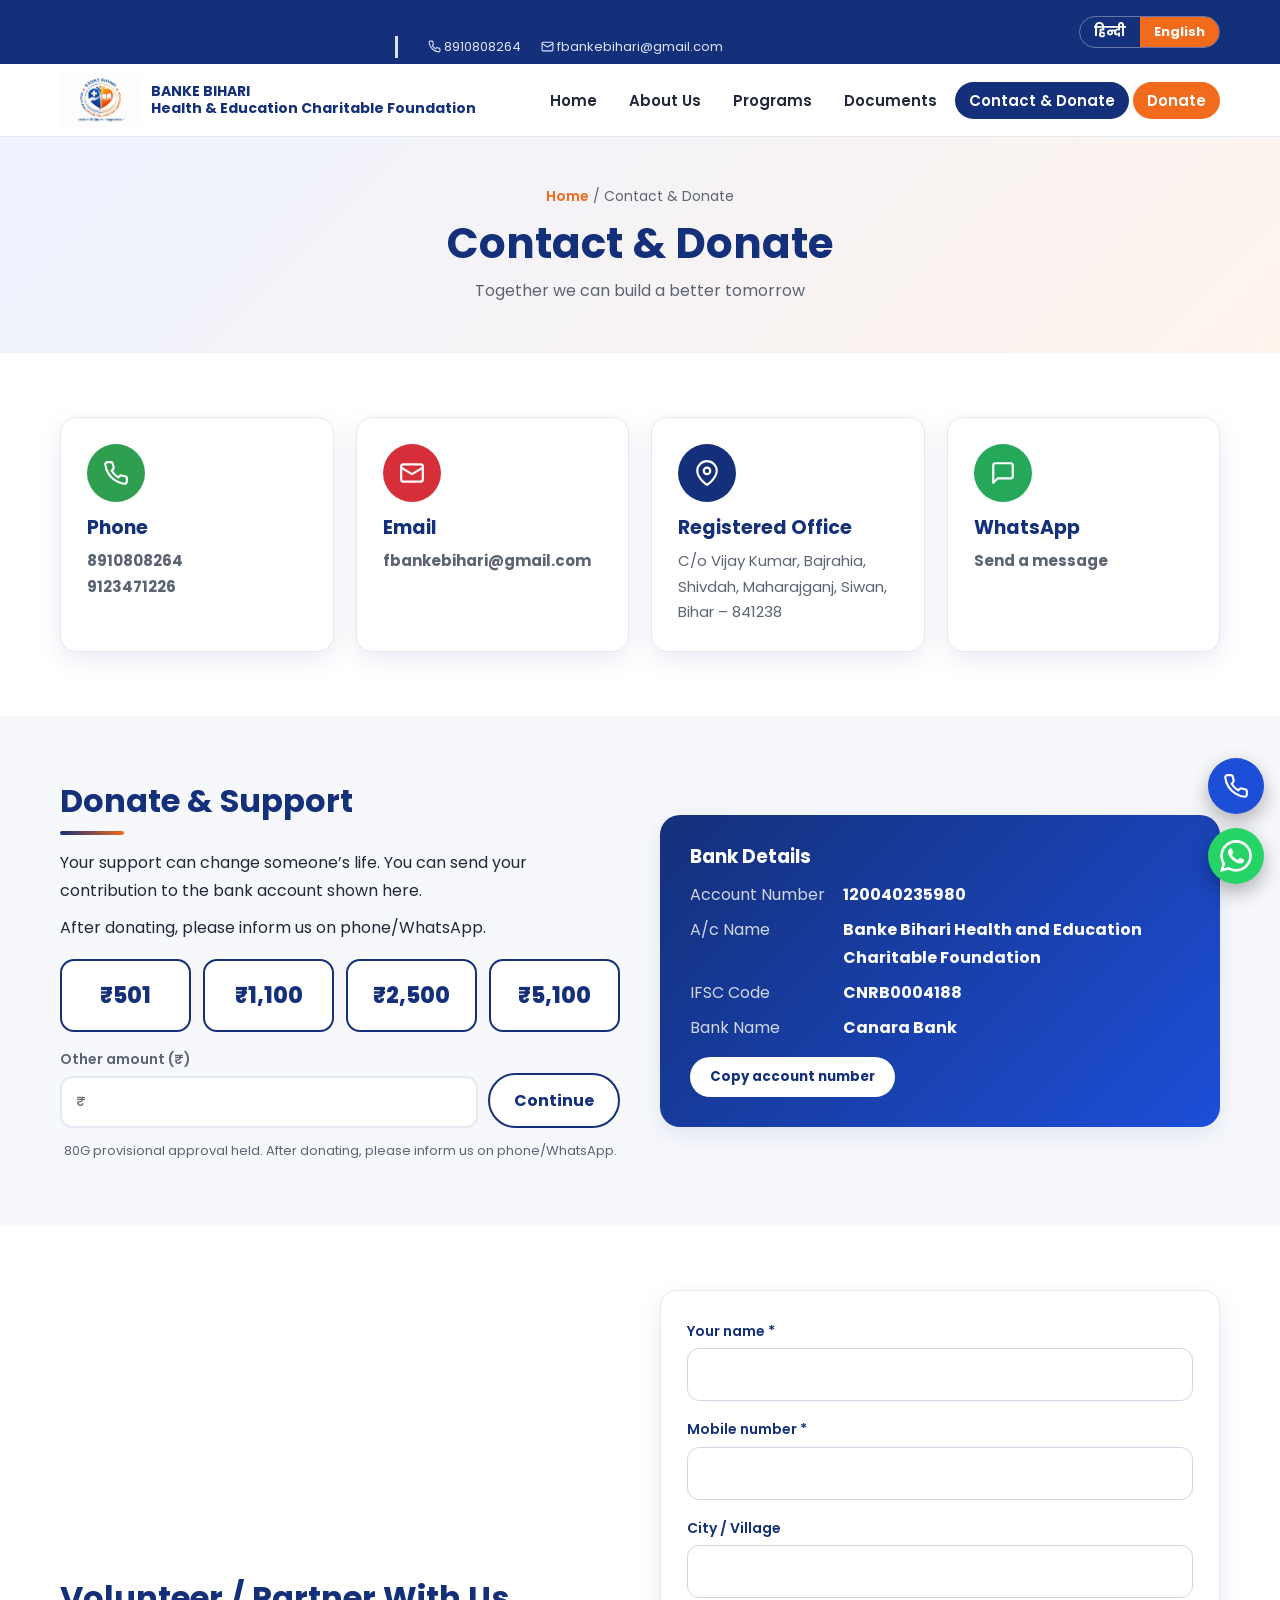
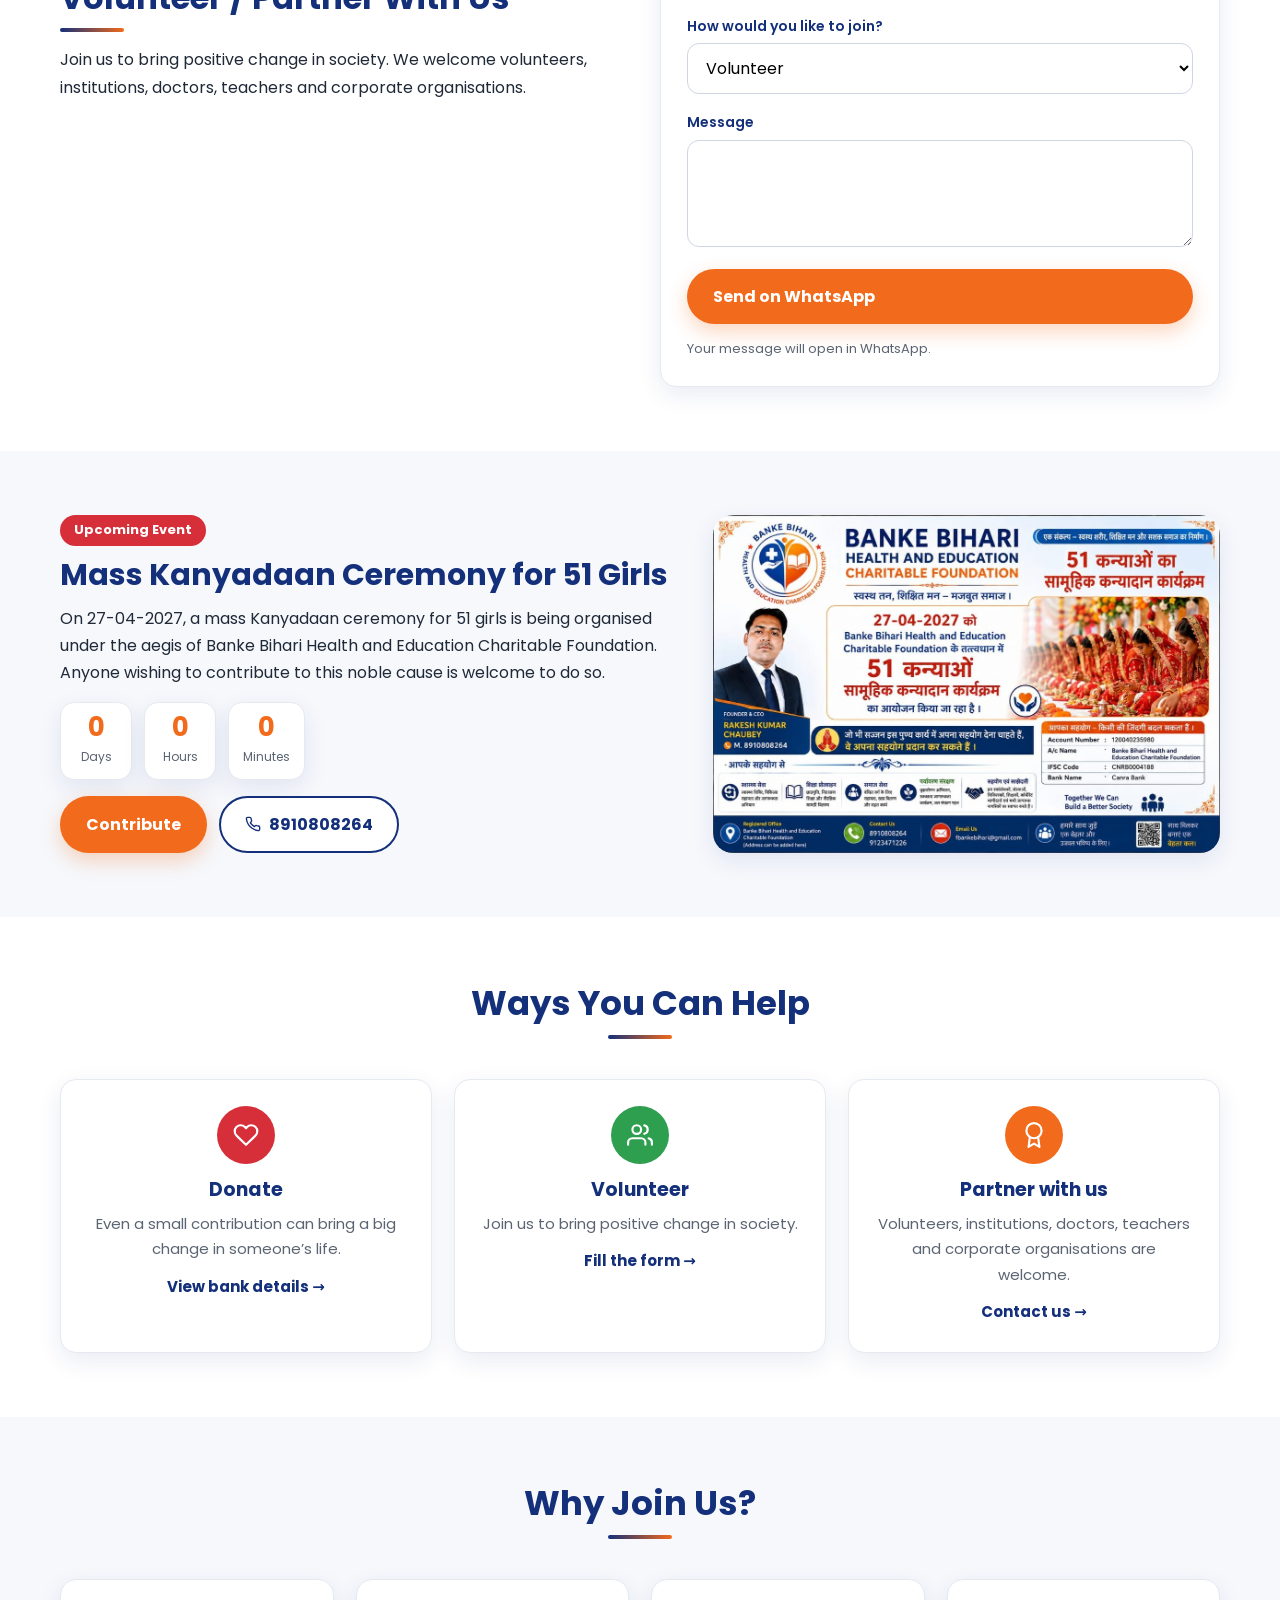
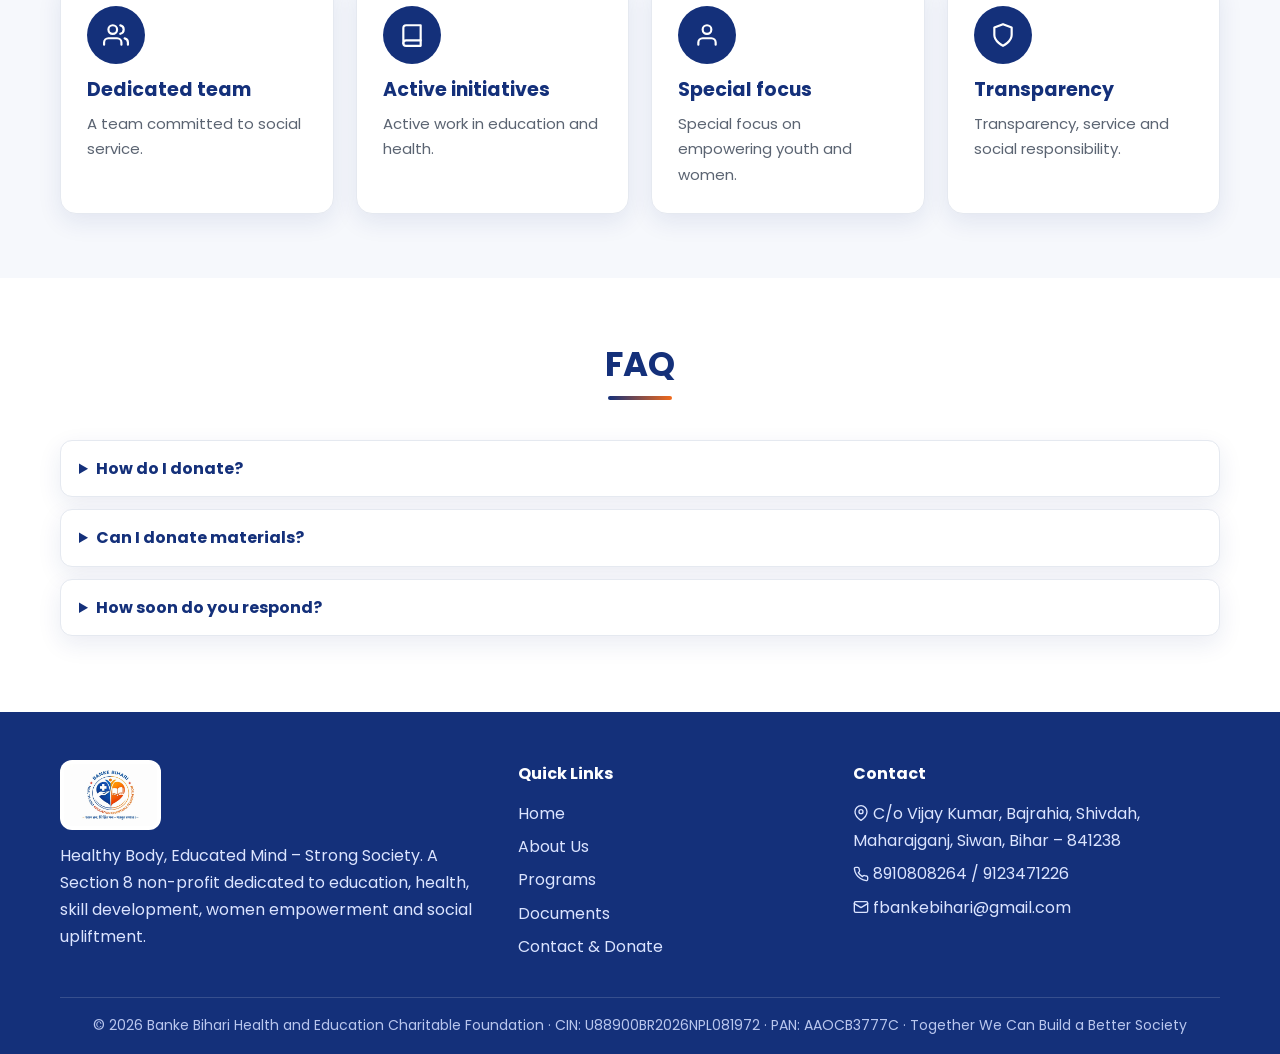
<file: en/contact.html>
<!DOCTYPE html><html lang="en" translate="no"><head><meta charset="utf-8"><meta name="google" content="notranslate"><meta name="viewport" content="width=device-width,initial-scale=1">
<title>Contact & Donate | Banke Bihari Health and Education Charitable Foundation</title><meta name="description" content="Contact us, volunteer or donate"><meta name="theme-color" content="#14307a">
<link rel="icon" href="../assets/img/favicon.png"><link rel="preconnect" href="https://fonts.googleapis.com"><link rel="preconnect" href="https://fonts.gstatic.com" crossorigin>
<link href="https://fonts.googleapis.com/css2?family=Noto+Sans+Devanagari:wght@400;600;700;800&family=Poppins:wght@400;600;700&display=swap" rel="stylesheet">
<link rel="stylesheet" href="../assets/style.css"></head><body class="en">
<div class="topbar"><div class="wrap"><div class="tl"><a href="tel:+918910808264"><svg class="i" viewBox="0 0 24 24" aria-hidden="true"><path d="M22 16.9v3a2 2 0 0 1-2.2 2 19.8 19.8 0 0 1-8.6-3.1 19.5 19.5 0 0 1-6-6A19.8 19.8 0 0 1 2.1 4.2 2 2 0 0 1 4.1 2h3a2 2 0 0 1 2 1.7c.1 1 .4 1.9.7 2.8a2 2 0 0 1-.5 2.1L8 10a16 16 0 0 0 6 6l1.4-1.3a2 2 0 0 1 2.1-.4c.9.3 1.8.6 2.8.7a2 2 0 0 1 1.7 2z"/></svg> 8910808264</a><a class="hide" href="mailto:fbankebihari@gmail.com"><svg class="i" viewBox="0 0 24 24" aria-hidden="true"><rect x="2" y="4" width="20" height="16" rx="2"/><path d="m22 7-10 6L2 7"/></svg> fbankebihari@gmail.com</a></div>
<div class="lang" aria-label="Language"><a class="" href="../contact.html" hreflang="hi">हिन्दी</a><a class="on" href="contact.html" hreflang="en">English</a></div></div></div>
<header><div class="wrap nav"><a class="brand" href="index.html"><img src="../assets/img/logo.jpg" alt="logo"><span><b>BANKE BIHARI<br>Health &amp; Education Charitable Foundation</b></span></a>
<button class="burger" aria-label="Menu" aria-expanded="false">☰</button><nav><ul><li><a href="index.html" class="">Home</a></li><li><a href="about.html" class="">About Us</a></li><li><a href="programs.html" class="">Programs</a></li><li><a href="documents.html" class="">Documents</a></li><li><a href="contact.html" class="active">Contact & Donate</a></li><li><a class="cta" href="contact.html#donate">Donate</a></li></ul></nav></div></header><main><div class="banner"><div class="wrap"><div class="crumb"><a href="index.html">Home</a> / Contact & Donate</div><h1>Contact & Donate</h1><p>Together we can build a better tomorrow</p></div></div>
<section><div class="wrap"><div class="cards"><div class="card reveal" style="--c:#2e9e4f"><div class="ico"><svg class="i" viewBox="0 0 24 24" aria-hidden="true"><path d="M22 16.9v3a2 2 0 0 1-2.2 2 19.8 19.8 0 0 1-8.6-3.1 19.5 19.5 0 0 1-6-6A19.8 19.8 0 0 1 2.1 4.2 2 2 0 0 1 4.1 2h3a2 2 0 0 1 2 1.7c.1 1 .4 1.9.7 2.8a2 2 0 0 1-.5 2.1L8 10a16 16 0 0 0 6 6l1.4-1.3a2 2 0 0 1 2.1-.4c.9.3 1.8.6 2.8.7a2 2 0 0 1 1.7 2z"/></svg></div><h3>Phone</h3><p><a href="tel:+918910808264"><b>8910808264</b></a><br><a href="tel:+919123471226"><b>9123471226</b></a></p></div><div class="card reveal" style="--c:#d62f3a"><div class="ico"><svg class="i" viewBox="0 0 24 24" aria-hidden="true"><rect x="2" y="4" width="20" height="16" rx="2"/><path d="m22 7-10 6L2 7"/></svg></div><h3>Email</h3><p><a href="mailto:fbankebihari@gmail.com"><b>fbankebihari@gmail.com</b></a></p></div><div class="card reveal" style="--c:#14307a"><div class="ico"><svg class="i" viewBox="0 0 24 24" aria-hidden="true"><path d="M21 10c0 7-9 13-9 13S3 17 3 10a9 9 0 0 1 18 0z"/><circle cx="12" cy="10" r="3"/></svg></div><h3>Registered Office</h3><p>C/o Vijay Kumar, Bajrahia, Shivdah, Maharajganj, Siwan, Bihar – 841238</p></div><div class="card reveal" style="--c:#25a85a"><div class="ico"><svg class="i" viewBox="0 0 24 24" aria-hidden="true"><path d="M21 15a2 2 0 0 1-2 2H7l-4 4V5a2 2 0 0 1 2-2h14a2 2 0 0 1 2 2z"/></svg></div><h3>WhatsApp</h3><p><a href="https://wa.me/918910808264" target="_blank" rel="noopener"><b>Send a message</b></a></p></div></div></div></section>
<section class="alt" id="donate"><div class="wrap two"><div class="reveal"><h2 style="font-size:32px">Donate & Support</h2><div class="bar" style="margin-left:0"></div><p>Your support can change someone’s life. You can send your contribution to the bank account shown here.</p><p style="margin-top:10px">After donating, please inform us on phone/WhatsApp.</p><div class="donpick" data-purpose="General support"><div class="amts"><button type="button" class="amt" data-donate="501">₹501</button><button type="button" class="amt" data-donate="1100">₹1,100</button><button type="button" class="amt" data-donate="2500">₹2,500</button><button type="button" class="amt" data-donate="5100">₹5,100</button></div><form class="custom"><label>Other amount (₹) <input type="number" min="1" inputmode="numeric" name="amt" placeholder="₹"></label><button class="btn o" type="submit">Continue</button></form><p class="fine">80G provisional approval held. After donating, please inform us on phone/WhatsApp.</p></div></div><div class="bank reveal"><h3>Bank Details</h3><dl><dt>Account Number</dt><dd>120040235980</dd><dt>A/c Name</dt><dd>Banke Bihari Health and Education Charitable Foundation</dd><dt>IFSC Code</dt><dd>CNRB0004188</dd><dt>Bank Name</dt><dd>Canara Bank</dd></dl><button class="copy" data-copy="120040235980" data-done="Copied">Copy account number</button></div></div></section>
<section id="volunteer"><div class="wrap two"><div class="reveal"><h2 style="font-size:32px">Volunteer / Partner With Us</h2><div class="bar" style="margin-left:0"></div><p>Join us to bring positive change in society. We welcome volunteers, institutions, doctors, teachers and corporate organisations.</p></div>
<form id="vform" class="card reveal"><div><label for="n">Your name *</label><input id="n" name="name" required></div><div><label for="p">Mobile number *</label><input id="p" name="phone" type="tel" inputmode="tel" pattern="[0-9+ ]{10,14}" required></div><div><label for="c">City / Village</label><input id="c" name="city"></div><div><label for="t">How would you like to join?</label><select id="t" name="type"><option>Volunteer</option><option>Donation / support</option><option>Partnership</option><option>Doctor / Teacher</option></select></div><div><label for="m">Message</label><textarea id="m" name="msg" rows="3"></textarea></div><button class="btn p" type="submit">Send on WhatsApp</button><p style="font-size:13px;color:var(--muted)">Your message will open in WhatsApp.</p></form></div></section>
<section class="alt"><div class="wrap event"><div class="reveal"><span class="pill">Upcoming Event</span><h2 style="font-size:30px">Mass Kanyadaan Ceremony for 51 Girls</h2><p style="margin:10px 0">On 27-04-2027, a mass Kanyadaan ceremony for 51 girls is being organised under the aegis of Banke Bihari Health and Education Charitable Foundation. Anyone wishing to contribute to this noble cause is welcome to do so.</p><div class="count" data-date="2027-04-27T00:00:00"><div><b data-u="d">0</b><small>Days</small></div><div><b data-u="h">0</b><small>Hours</small></div><div><b data-u="m">0</b><small>Minutes</small></div></div><div class="btns"><a class="btn p" href="contact.html#donate">Contribute</a><a class="btn o" href="tel:+918910808264"><svg class="i" viewBox="0 0 24 24" aria-hidden="true"><path d="M22 16.9v3a2 2 0 0 1-2.2 2 19.8 19.8 0 0 1-8.6-3.1 19.5 19.5 0 0 1-6-6A19.8 19.8 0 0 1 2.1 4.2 2 2 0 0 1 4.1 2h3a2 2 0 0 1 2 1.7c.1 1 .4 1.9.7 2.8a2 2 0 0 1-.5 2.1L8 10a16 16 0 0 0 6 6l1.4-1.3a2 2 0 0 1 2.1-.4c.9.3 1.8.6 2.8.7a2 2 0 0 1 1.7 2z"/></svg> 8910808264</a></div></div><div class="photo reveal"><img src="../assets/img/kanyadaan-poster.jpg" alt="Kanyadaan" loading="lazy"></div></div></section><section class=""><div class="wrap"><h2 class="title">Ways You Can Help</h2><div class="bar"></div><div style="height:26px"></div><div class="help3"><div class="card reveal"><div class="ico" style="--c:#d62f3a"><svg class="i" viewBox="0 0 24 24" aria-hidden="true"><path d="M20.8 4.6a5.5 5.5 0 0 0-7.8 0L12 5.7l-1-1.1a5.5 5.5 0 0 0-7.8 7.8l1 1.1L12 21l7.8-7.5 1-1.1a5.5 5.5 0 0 0 0-7.8z"/></svg></div><h3>Donate</h3><p>Even a small contribution can bring a big change in someone’s life.</p><a class="more" href="contact.html#donate">View bank details →</a></div><div class="card reveal"><div class="ico" style="--c:#2e9e4f"><svg class="i" viewBox="0 0 24 24" aria-hidden="true"><path d="M17 21v-2a4 4 0 0 0-4-4H5a4 4 0 0 0-4 4v2"/><circle cx="9" cy="7" r="4"/><path d="M23 21v-2a4 4 0 0 0-3-3.9M16 3.1a4 4 0 0 1 0 7.8"/></svg></div><h3>Volunteer</h3><p>Join us to bring positive change in society.</p><a class="more" href="contact.html#volunteer">Fill the form →</a></div><div class="card reveal"><div class="ico" style="--c:#f26a1b"><svg class="i" viewBox="0 0 24 24" aria-hidden="true"><circle cx="12" cy="8" r="7"/><path d="M8.2 13.9 7 23l5-3 5 3-1.2-9.1"/></svg></div><h3>Partner with us</h3><p>Volunteers, institutions, doctors, teachers and corporate organisations are welcome.</p><a class="more" href="contact.html">Contact us →</a></div></div></div></section><section class="alt"><div class="wrap"><h2 class="title">Why Join Us?</h2><div class="bar"></div><div style="height:26px"></div><div class="cards"><div class="card reveal"><div class="ico" style="--c:#14307a"><svg class="i" viewBox="0 0 24 24" aria-hidden="true"><path d="M17 21v-2a4 4 0 0 0-4-4H5a4 4 0 0 0-4 4v2"/><circle cx="9" cy="7" r="4"/><path d="M23 21v-2a4 4 0 0 0-3-3.9M16 3.1a4 4 0 0 1 0 7.8"/></svg></div><h3>Dedicated team</h3><p>A team committed to social service.</p></div><div class="card reveal"><div class="ico" style="--c:#14307a"><svg class="i" viewBox="0 0 24 24" aria-hidden="true"><path d="M4 19.5A2.5 2.5 0 0 1 6.5 17H20V3H6.5A2.5 2.5 0 0 0 4 5.5z"/><path d="M4 19.5A2.5 2.5 0 0 0 6.5 22H20v-5"/></svg></div><h3>Active initiatives</h3><p>Active work in education and health.</p></div><div class="card reveal"><div class="ico" style="--c:#14307a"><svg class="i" viewBox="0 0 24 24" aria-hidden="true"><path d="M20 21v-2a4 4 0 0 0-4-4H8a4 4 0 0 0-4 4v2"/><circle cx="12" cy="7" r="4"/></svg></div><h3>Special focus</h3><p>Special focus on empowering youth and women.</p></div><div class="card reveal"><div class="ico" style="--c:#14307a"><svg class="i" viewBox="0 0 24 24" aria-hidden="true"><path d="M12 22s8-4 8-10V5l-8-3-8 3v7c0 6 8 10 8 10z"/></svg></div><h3>Transparency</h3><p>Transparency, service and social responsibility.</p></div></div></div></section><section class=""><div class="wrap"><h2 class="title">FAQ</h2><div class="bar"></div><div style="height:26px"></div><details class="reveal"><summary>How do I donate?</summary><p>Transfer to the bank account above via NEFT/IMPS/UPI and let us know.</p></details><details class="reveal"><summary>Can I donate materials?</summary><p>Yes – call us to donate books, clothes, food items and more.</p></details><details class="reveal"><summary>How soon do you respond?</summary><p>We try to reply on phone/WhatsApp as soon as possible.</p></details></div></section></main><footer><div class="wrap"><div class="fgrid"><div><img src="../assets/img/logo.jpg" alt="" style="height:70px;background:#fff;border-radius:12px;padding:4px;margin-bottom:12px">
<p>Healthy Body, Educated Mind – Strong Society. A Section 8 non-profit dedicated to education, health, skill development, women empowerment and social upliftment.</p></div>
<div><h4>Quick Links</h4><ul><li><a href="index.html">Home</a></li><li><a href="about.html">About Us</a></li><li><a href="programs.html">Programs</a></li><li><a href="documents.html">Documents</a></li><li><a href="contact.html">Contact & Donate</a></li></ul></div>
<div><h4>Contact</h4><ul><li><svg class="i" viewBox="0 0 24 24" aria-hidden="true"><path d="M21 10c0 7-9 13-9 13S3 17 3 10a9 9 0 0 1 18 0z"/><circle cx="12" cy="10" r="3"/></svg> C/o Vijay Kumar, Bajrahia, Shivdah, Maharajganj, Siwan, Bihar – 841238</li><li><svg class="i" viewBox="0 0 24 24" aria-hidden="true"><path d="M22 16.9v3a2 2 0 0 1-2.2 2 19.8 19.8 0 0 1-8.6-3.1 19.5 19.5 0 0 1-6-6A19.8 19.8 0 0 1 2.1 4.2 2 2 0 0 1 4.1 2h3a2 2 0 0 1 2 1.7c.1 1 .4 1.9.7 2.8a2 2 0 0 1-.5 2.1L8 10a16 16 0 0 0 6 6l1.4-1.3a2 2 0 0 1 2.1-.4c.9.3 1.8.6 2.8.7a2 2 0 0 1 1.7 2z"/></svg> <a href="tel:+918910808264">8910808264</a> / <a href="tel:+919123471226">9123471226</a></li><li><svg class="i" viewBox="0 0 24 24" aria-hidden="true"><rect x="2" y="4" width="20" height="16" rx="2"/><path d="m22 7-10 6L2 7"/></svg> <a href="mailto:fbankebihari@gmail.com">fbankebihari@gmail.com</a></li></ul></div></div>
<div class="copyr">© 2026 Banke Bihari Health and Education Charitable Foundation · CIN: U88900BR2026NPL081972 · PAN: AAOCB3777C · Together We Can Build a Better Society</div></div></footer>
<div class="fab"><a class="call" href="tel:+918910808264" aria-label="Call"><svg class="i" viewBox="0 0 24 24" aria-hidden="true"><path d="M22 16.9v3a2 2 0 0 1-2.2 2 19.8 19.8 0 0 1-8.6-3.1 19.5 19.5 0 0 1-6-6A19.8 19.8 0 0 1 2.1 4.2 2 2 0 0 1 4.1 2h3a2 2 0 0 1 2 1.7c.1 1 .4 1.9.7 2.8a2 2 0 0 1-.5 2.1L8 10a16 16 0 0 0 6 6l1.4-1.3a2 2 0 0 1 2.1-.4c.9.3 1.8.6 2.8.7a2 2 0 0 1 1.7 2z"/></svg></a><a class="wa" href="https://wa.me/918910808264" target="_blank" rel="noopener" aria-label="WhatsApp"><svg viewBox="0 0 24 24" fill="currentColor" aria-hidden="true"><path d="M17.472 14.382c-.297-.149-1.758-.867-2.03-.967-.273-.099-.471-.148-.67.15-.197.297-.767.966-.94 1.164-.173.199-.347.223-.644.075-.297-.15-1.255-.463-2.39-1.475-.883-.788-1.48-1.761-1.653-2.059-.173-.297-.018-.458.13-.606.134-.133.298-.347.446-.52.149-.174.198-.298.298-.497.099-.198.05-.371-.025-.52-.075-.149-.669-1.612-.916-2.207-.242-.579-.487-.5-.669-.51-.173-.008-.371-.01-.57-.01-.198 0-.52.074-.792.372-.272.297-1.04 1.016-1.04 2.479 0 1.462 1.065 2.875 1.213 3.074.149.198 2.096 3.2 5.077 4.487.709.306 1.262.489 1.694.625.712.227 1.36.195 1.871.118.571-.085 1.758-.719 2.006-1.413.248-.694.248-1.289.173-1.413-.074-.124-.272-.198-.57-.347m-5.421 7.403h-.004a9.87 9.87 0 01-5.031-1.378l-.361-.214-3.741.982.998-3.648-.235-.374a9.86 9.86 0 01-1.51-5.26c.001-5.45 4.436-9.884 9.888-9.884 2.64 0 5.122 1.03 6.988 2.898a9.825 9.825 0 012.893 6.994c-.003 5.45-4.437 9.884-9.885 9.884m8.413-18.297A11.815 11.815 0 0012.05 0C5.495 0 .16 5.335.157 11.892c0 2.096.547 4.142 1.588 5.945L.057 24l6.305-1.654a11.882 11.882 0 005.683 1.448h.005c6.554 0 11.89-5.335 11.893-11.893a11.821 11.821 0 00-3.48-8.413z"/></svg></a></div><script src="../assets/main.js"></script></body></html>
</file>
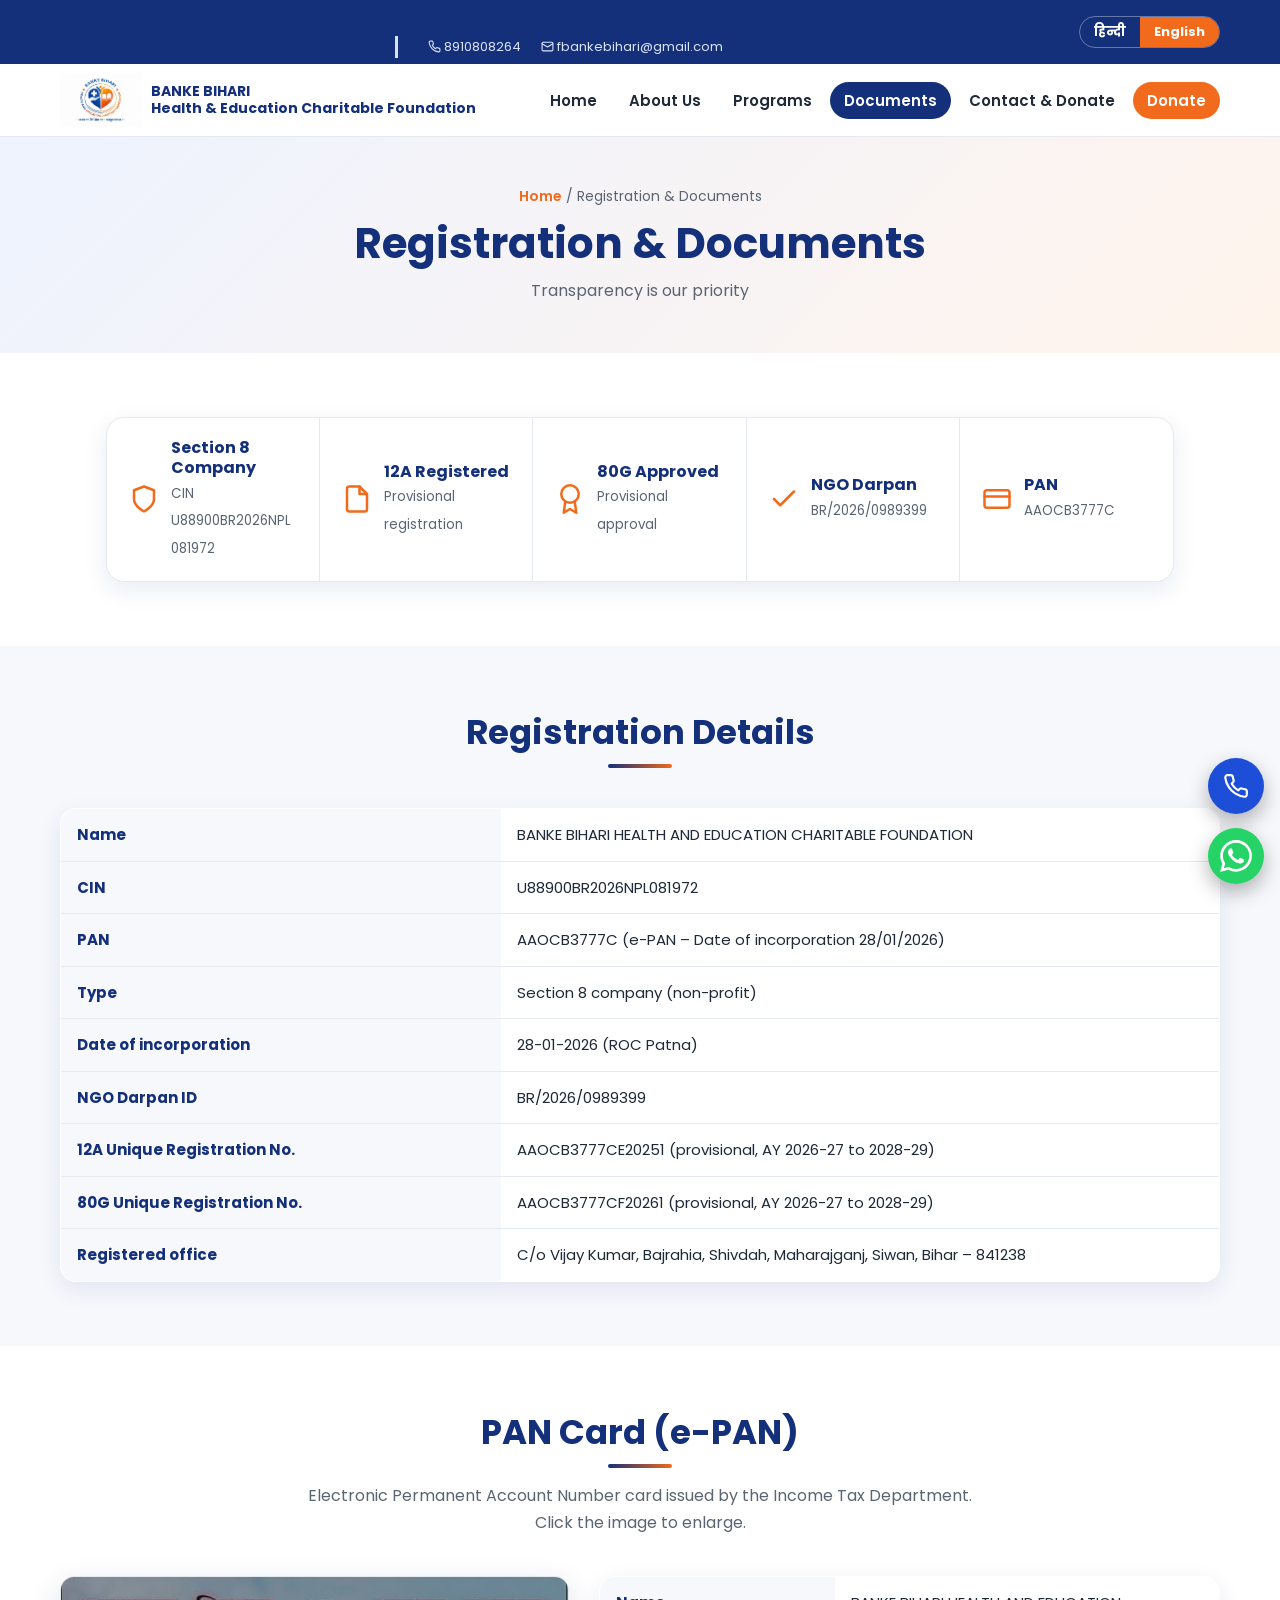
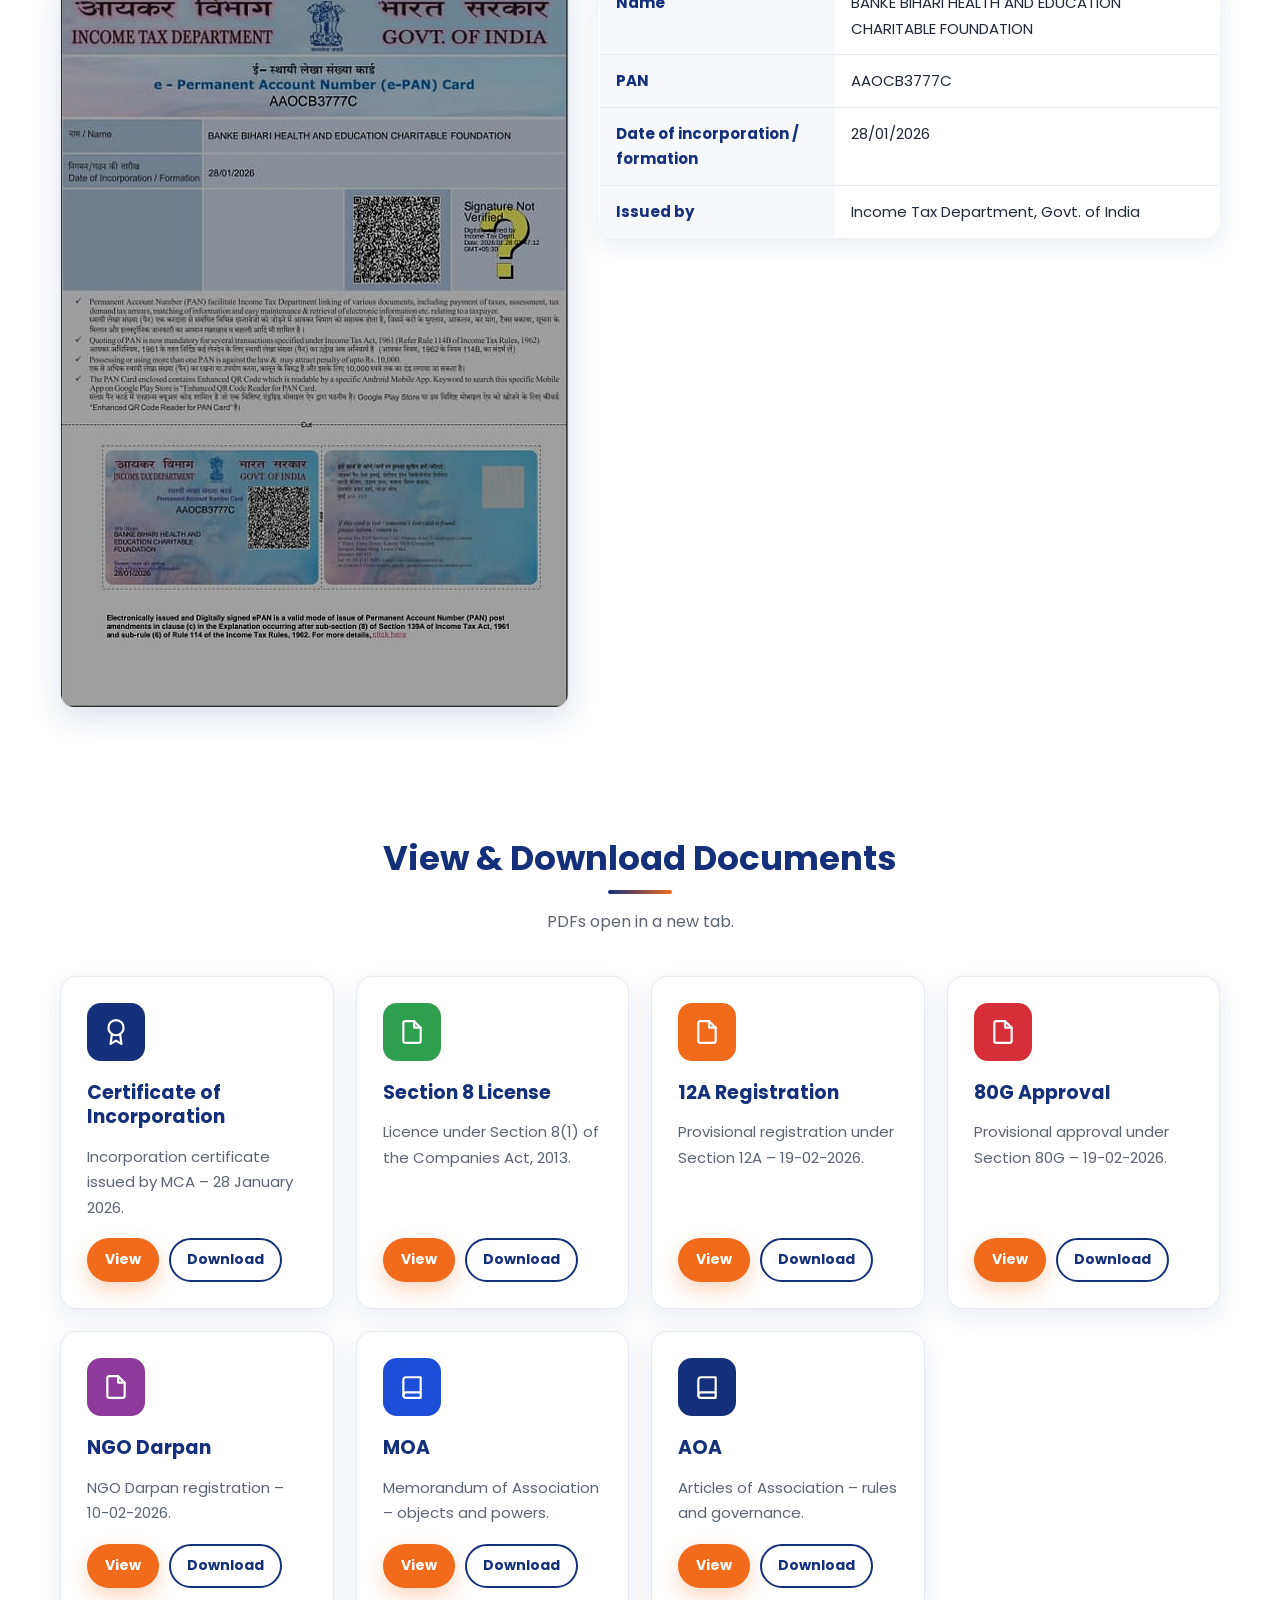
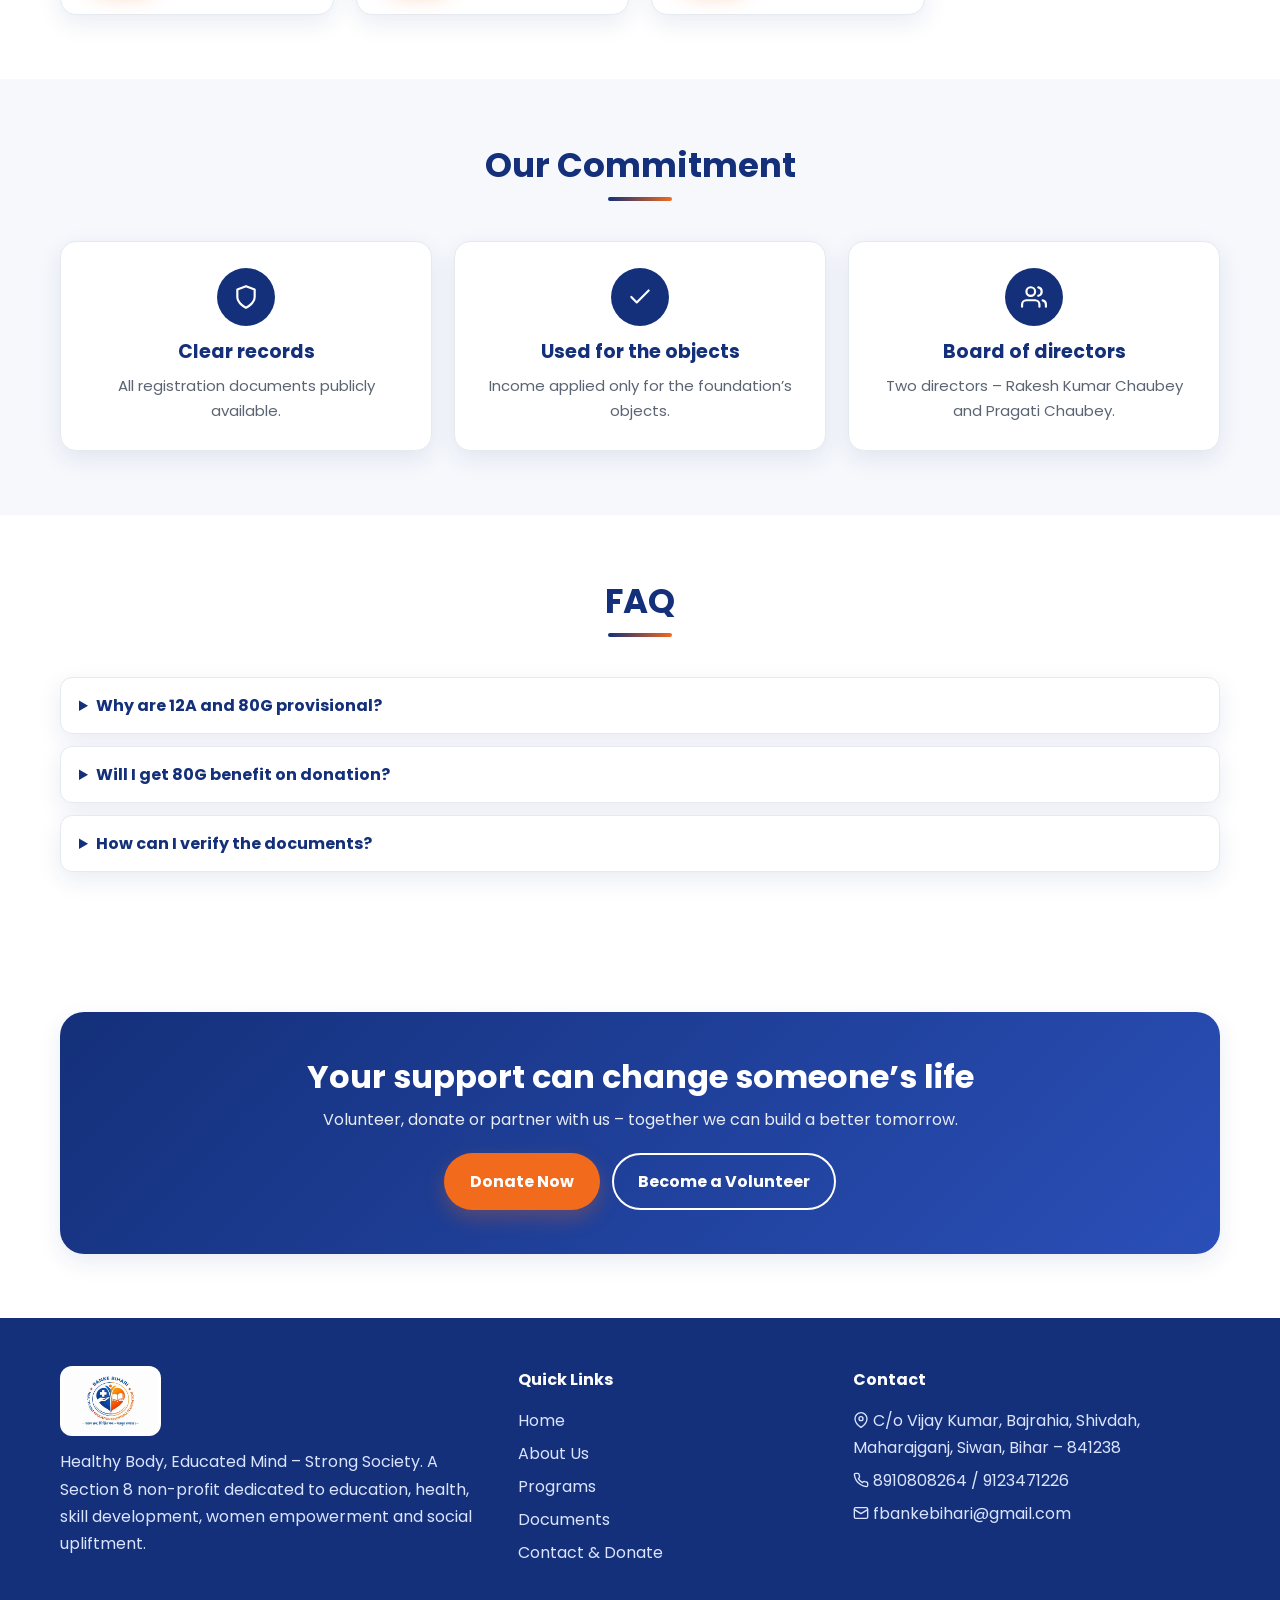
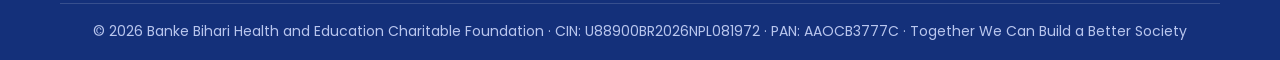
<file: en/documents.html>
<!DOCTYPE html><html lang="en" translate="no"><head><meta charset="utf-8"><meta name="google" content="notranslate"><meta name="viewport" content="width=device-width,initial-scale=1">
<title>Documents | Banke Bihari Health and Education Charitable Foundation</title><meta name="description" content="Registration, 12A, 80G, NGO Darpan and other documents"><meta name="theme-color" content="#14307a">
<link rel="icon" href="../assets/img/favicon.png"><link rel="preconnect" href="https://fonts.googleapis.com"><link rel="preconnect" href="https://fonts.gstatic.com" crossorigin>
<link href="https://fonts.googleapis.com/css2?family=Noto+Sans+Devanagari:wght@400;600;700;800&family=Poppins:wght@400;600;700&display=swap" rel="stylesheet">
<link rel="stylesheet" href="../assets/style.css"></head><body class="en">
<div class="topbar"><div class="wrap"><div class="tl"><a href="tel:+918910808264"><svg class="i" viewBox="0 0 24 24" aria-hidden="true"><path d="M22 16.9v3a2 2 0 0 1-2.2 2 19.8 19.8 0 0 1-8.6-3.1 19.5 19.5 0 0 1-6-6A19.8 19.8 0 0 1 2.1 4.2 2 2 0 0 1 4.1 2h3a2 2 0 0 1 2 1.7c.1 1 .4 1.9.7 2.8a2 2 0 0 1-.5 2.1L8 10a16 16 0 0 0 6 6l1.4-1.3a2 2 0 0 1 2.1-.4c.9.3 1.8.6 2.8.7a2 2 0 0 1 1.7 2z"/></svg> 8910808264</a><a class="hide" href="mailto:fbankebihari@gmail.com"><svg class="i" viewBox="0 0 24 24" aria-hidden="true"><rect x="2" y="4" width="20" height="16" rx="2"/><path d="m22 7-10 6L2 7"/></svg> fbankebihari@gmail.com</a></div>
<div class="lang" aria-label="Language"><a class="" href="../documents.html" hreflang="hi">हिन्दी</a><a class="on" href="documents.html" hreflang="en">English</a></div></div></div>
<header><div class="wrap nav"><a class="brand" href="index.html"><img src="../assets/img/logo.jpg" alt="logo"><span><b>BANKE BIHARI<br>Health &amp; Education Charitable Foundation</b></span></a>
<button class="burger" aria-label="Menu" aria-expanded="false">☰</button><nav><ul><li><a href="index.html" class="">Home</a></li><li><a href="about.html" class="">About Us</a></li><li><a href="programs.html" class="">Programs</a></li><li><a href="documents.html" class="active">Documents</a></li><li><a href="contact.html" class="">Contact & Donate</a></li><li><a class="cta" href="contact.html#donate">Donate</a></li></ul></nav></div></header><main><div class="banner"><div class="wrap"><div class="crumb"><a href="index.html">Home</a> / Registration & Documents</div><h1>Registration & Documents</h1><p>Transparency is our priority</p></div></div>
<section><div class="wrap"><div class="trust" style="margin:0"><div class="wrap"><div class="row"><div class="it"><svg class="i" viewBox="0 0 24 24" aria-hidden="true"><path d="M12 22s8-4 8-10V5l-8-3-8 3v7c0 6 8 10 8 10z"/></svg><div><b>Section 8 Company</b><small>CIN U88900BR2026NPL081972</small></div></div><div class="it"><svg class="i" viewBox="0 0 24 24" aria-hidden="true"><path d="M14 2H6a2 2 0 0 0-2 2v16a2 2 0 0 0 2 2h12a2 2 0 0 0 2-2V8z"/><path d="M14 2v6h6"/></svg><div><b>12A Registered</b><small>Provisional registration</small></div></div><div class="it"><svg class="i" viewBox="0 0 24 24" aria-hidden="true"><circle cx="12" cy="8" r="7"/><path d="M8.2 13.9 7 23l5-3 5 3-1.2-9.1"/></svg><div><b>80G Approved</b><small>Provisional approval</small></div></div><div class="it"><svg class="i" viewBox="0 0 24 24" aria-hidden="true"><path d="M20 6 9 17l-5-5"/></svg><div><b>NGO Darpan</b><small>BR/2026/0989399</small></div></div><div class="it"><svg class="i" viewBox="0 0 24 24" aria-hidden="true"><rect x="2" y="5" width="20" height="14" rx="2"/><path d="M2 10h20"/></svg><div><b>PAN</b><small>AAOCB3777C</small></div></div></div></div></div></div></section>
<section class="alt"><div class="wrap"><h2 class="title">Registration Details</h2><div class="bar"></div><div style="height:26px"></div><table class="info"><tr><th>Name</th><td>BANKE BIHARI HEALTH AND EDUCATION CHARITABLE FOUNDATION</td></tr><tr><th>CIN</th><td>U88900BR2026NPL081972</td></tr><tr><th>PAN</th><td>AAOCB3777C (e-PAN – Date of incorporation 28/01/2026)</td></tr><tr><th>Type</th><td>Section 8 company (non-profit)</td></tr><tr><th>Date of incorporation</th><td>28-01-2026 (ROC Patna)</td></tr><tr><th>NGO Darpan ID</th><td>BR/2026/0989399</td></tr><tr><th>12A Unique Registration No.</th><td>AAOCB3777CE20251 (provisional, AY 2026-27 to 2028-29)</td></tr><tr><th>80G Unique Registration No.</th><td>AAOCB3777CF20261 (provisional, AY 2026-27 to 2028-29)</td></tr><tr><th>Registered office</th><td>C/o Vijay Kumar, Bajrahia, Shivdah, Maharajganj, Siwan, Bihar – 841238</td></tr></table></div></section>
<section id="pan"><div class="wrap"><h2 class="title">PAN Card (e-PAN)</h2><div class="bar"></div><p class="sub">Electronic Permanent Account Number card issued by the Income Tax Department. Click the image to enlarge.</p><div class="pan-grid"><div class="gal pan-img reveal"><img src="../assets/img/pan-card.jpg" alt="e-PAN card" loading="lazy"></div><div class="reveal"><table class="info"><tr><th>Name</th><td>BANKE BIHARI HEALTH AND EDUCATION CHARITABLE FOUNDATION</td></tr><tr><th>PAN</th><td>AAOCB3777C</td></tr><tr><th>Date of incorporation / formation</th><td>28/01/2026</td></tr><tr><th>Issued by</th><td>Income Tax Department, Govt. of India</td></tr></table></div></div></div></section>
<div class="lb"><img alt=""></div>
<section class=""><div class="wrap"><h2 class="title">View & Download Documents</h2><div class="bar"></div><p class="sub">PDFs open in a new tab.</p><div class="cards"><div class="card doc reveal" style="--c:#14307a"><div class="ico"><svg class="i" viewBox="0 0 24 24" aria-hidden="true"><circle cx="12" cy="8" r="7"/><path d="M8.2 13.9 7 23l5-3 5 3-1.2-9.1"/></svg></div><h3>Certificate of Incorporation</h3><p>Incorporation certificate issued by MCA – 28 January 2026.</p><div class="row"><a class="btn p sm" href="../assets/docs/certificate-of-incorporation.pdf" target="_blank" rel="noopener">View</a><a class="btn o sm" href="../assets/docs/certificate-of-incorporation.pdf" download>Download</a></div></div><div class="card doc reveal" style="--c:#2e9e4f"><div class="ico"><svg class="i" viewBox="0 0 24 24" aria-hidden="true"><path d="M14 2H6a2 2 0 0 0-2 2v16a2 2 0 0 0 2 2h12a2 2 0 0 0 2-2V8z"/><path d="M14 2v6h6"/></svg></div><h3>Section 8 License</h3><p>Licence under Section 8(1) of the Companies Act, 2013.</p><div class="row"><a class="btn p sm" href="../assets/docs/section-8-license.pdf" target="_blank" rel="noopener">View</a><a class="btn o sm" href="../assets/docs/section-8-license.pdf" download>Download</a></div></div><div class="card doc reveal" style="--c:#f26a1b"><div class="ico"><svg class="i" viewBox="0 0 24 24" aria-hidden="true"><path d="M14 2H6a2 2 0 0 0-2 2v16a2 2 0 0 0 2 2h12a2 2 0 0 0 2-2V8z"/><path d="M14 2v6h6"/></svg></div><h3>12A Registration</h3><p>Provisional registration under Section 12A – 19-02-2026.</p><div class="row"><a class="btn p sm" href="../assets/docs/12A-registration.pdf" target="_blank" rel="noopener">View</a><a class="btn o sm" href="../assets/docs/12A-registration.pdf" download>Download</a></div></div><div class="card doc reveal" style="--c:#d62f3a"><div class="ico"><svg class="i" viewBox="0 0 24 24" aria-hidden="true"><path d="M14 2H6a2 2 0 0 0-2 2v16a2 2 0 0 0 2 2h12a2 2 0 0 0 2-2V8z"/><path d="M14 2v6h6"/></svg></div><h3>80G Approval</h3><p>Provisional approval under Section 80G – 19-02-2026.</p><div class="row"><a class="btn p sm" href="../assets/docs/80G-approval.pdf" target="_blank" rel="noopener">View</a><a class="btn o sm" href="../assets/docs/80G-approval.pdf" download>Download</a></div></div><div class="card doc reveal" style="--c:#8e3a9d"><div class="ico"><svg class="i" viewBox="0 0 24 24" aria-hidden="true"><path d="M14 2H6a2 2 0 0 0-2 2v16a2 2 0 0 0 2 2h12a2 2 0 0 0 2-2V8z"/><path d="M14 2v6h6"/></svg></div><h3>NGO Darpan</h3><p>NGO Darpan registration – 10-02-2026.</p><div class="row"><a class="btn p sm" href="../assets/docs/ngo-darpan.pdf" target="_blank" rel="noopener">View</a><a class="btn o sm" href="../assets/docs/ngo-darpan.pdf" download>Download</a></div></div><div class="card doc reveal" style="--c:#1d4ed8"><div class="ico"><svg class="i" viewBox="0 0 24 24" aria-hidden="true"><path d="M4 19.5A2.5 2.5 0 0 1 6.5 17H20V3H6.5A2.5 2.5 0 0 0 4 5.5z"/><path d="M4 19.5A2.5 2.5 0 0 0 6.5 22H20v-5"/></svg></div><h3>MOA</h3><p>Memorandum of Association – objects and powers.</p><div class="row"><a class="btn p sm" href="../assets/docs/MOA.pdf" target="_blank" rel="noopener">View</a><a class="btn o sm" href="../assets/docs/MOA.pdf" download>Download</a></div></div><div class="card doc reveal" style="--c:#14307a"><div class="ico"><svg class="i" viewBox="0 0 24 24" aria-hidden="true"><path d="M4 19.5A2.5 2.5 0 0 1 6.5 17H20V3H6.5A2.5 2.5 0 0 0 4 5.5z"/><path d="M4 19.5A2.5 2.5 0 0 0 6.5 22H20v-5"/></svg></div><h3>AOA</h3><p>Articles of Association – rules and governance.</p><div class="row"><a class="btn p sm" href="../assets/docs/AOA.pdf" target="_blank" rel="noopener">View</a><a class="btn o sm" href="../assets/docs/AOA.pdf" download>Download</a></div></div></div></div></section>
<section class="alt"><div class="wrap"><h2 class="title">Our Commitment</h2><div class="bar"></div><div style="height:26px"></div><div class="help3"><div class="card reveal"><div class="ico" style="--c:#14307a"><svg class="i" viewBox="0 0 24 24" aria-hidden="true"><path d="M12 22s8-4 8-10V5l-8-3-8 3v7c0 6 8 10 8 10z"/></svg></div><h3>Clear records</h3><p>All registration documents publicly available.</p></div><div class="card reveal"><div class="ico" style="--c:#14307a"><svg class="i" viewBox="0 0 24 24" aria-hidden="true"><path d="M20 6 9 17l-5-5"/></svg></div><h3>Used for the objects</h3><p>Income applied only for the foundation’s objects.</p></div><div class="card reveal"><div class="ico" style="--c:#14307a"><svg class="i" viewBox="0 0 24 24" aria-hidden="true"><path d="M17 21v-2a4 4 0 0 0-4-4H5a4 4 0 0 0-4 4v2"/><circle cx="9" cy="7" r="4"/><path d="M23 21v-2a4 4 0 0 0-3-3.9M16 3.1a4 4 0 0 1 0 7.8"/></svg></div><h3>Board of directors</h3><p>Two directors – Rakesh Kumar Chaubey and Pragati Chaubey.</p></div></div></div></section>
<section class=""><div class="wrap"><h2 class="title">FAQ</h2><div class="bar"></div><div style="height:26px"></div><details class="reveal"><summary>Why are 12A and 80G provisional?</summary><p>New institutions first receive provisional registration; per the order it is valid up to AY 2028-29.</p></details><details class="reveal"><summary>Will I get 80G benefit on donation?</summary><p>Please contact the foundation after donating for receipt and tax-benefit details.</p></details><details class="reveal"><summary>How can I verify the documents?</summary><p>You can verify using the CIN, NGO Darpan ID and 12A/80G numbers on the respective government portals.</p></details></div></section>
<section><div class="wrap"><div class="cta-band reveal"><h2>Your support can change someone’s life</h2><p>Volunteer, donate or partner with us – together we can build a better tomorrow.</p><div class="btns" style="justify-content:center"><a class="btn p" href="contact.html#donate">Donate Now</a><a class="btn o" style="background:transparent;color:#fff;border-color:#fff" href="contact.html#volunteer">Become a Volunteer</a></div></div></div></section></main><footer><div class="wrap"><div class="fgrid"><div><img src="../assets/img/logo.jpg" alt="" style="height:70px;background:#fff;border-radius:12px;padding:4px;margin-bottom:12px">
<p>Healthy Body, Educated Mind – Strong Society. A Section 8 non-profit dedicated to education, health, skill development, women empowerment and social upliftment.</p></div>
<div><h4>Quick Links</h4><ul><li><a href="index.html">Home</a></li><li><a href="about.html">About Us</a></li><li><a href="programs.html">Programs</a></li><li><a href="documents.html">Documents</a></li><li><a href="contact.html">Contact & Donate</a></li></ul></div>
<div><h4>Contact</h4><ul><li><svg class="i" viewBox="0 0 24 24" aria-hidden="true"><path d="M21 10c0 7-9 13-9 13S3 17 3 10a9 9 0 0 1 18 0z"/><circle cx="12" cy="10" r="3"/></svg> C/o Vijay Kumar, Bajrahia, Shivdah, Maharajganj, Siwan, Bihar – 841238</li><li><svg class="i" viewBox="0 0 24 24" aria-hidden="true"><path d="M22 16.9v3a2 2 0 0 1-2.2 2 19.8 19.8 0 0 1-8.6-3.1 19.5 19.5 0 0 1-6-6A19.8 19.8 0 0 1 2.1 4.2 2 2 0 0 1 4.1 2h3a2 2 0 0 1 2 1.7c.1 1 .4 1.9.7 2.8a2 2 0 0 1-.5 2.1L8 10a16 16 0 0 0 6 6l1.4-1.3a2 2 0 0 1 2.1-.4c.9.3 1.8.6 2.8.7a2 2 0 0 1 1.7 2z"/></svg> <a href="tel:+918910808264">8910808264</a> / <a href="tel:+919123471226">9123471226</a></li><li><svg class="i" viewBox="0 0 24 24" aria-hidden="true"><rect x="2" y="4" width="20" height="16" rx="2"/><path d="m22 7-10 6L2 7"/></svg> <a href="mailto:fbankebihari@gmail.com">fbankebihari@gmail.com</a></li></ul></div></div>
<div class="copyr">© 2026 Banke Bihari Health and Education Charitable Foundation · CIN: U88900BR2026NPL081972 · PAN: AAOCB3777C · Together We Can Build a Better Society</div></div></footer>
<div class="fab"><a class="call" href="tel:+918910808264" aria-label="Call"><svg class="i" viewBox="0 0 24 24" aria-hidden="true"><path d="M22 16.9v3a2 2 0 0 1-2.2 2 19.8 19.8 0 0 1-8.6-3.1 19.5 19.5 0 0 1-6-6A19.8 19.8 0 0 1 2.1 4.2 2 2 0 0 1 4.1 2h3a2 2 0 0 1 2 1.7c.1 1 .4 1.9.7 2.8a2 2 0 0 1-.5 2.1L8 10a16 16 0 0 0 6 6l1.4-1.3a2 2 0 0 1 2.1-.4c.9.3 1.8.6 2.8.7a2 2 0 0 1 1.7 2z"/></svg></a><a class="wa" href="https://wa.me/918910808264" target="_blank" rel="noopener" aria-label="WhatsApp"><svg viewBox="0 0 24 24" fill="currentColor" aria-hidden="true"><path d="M17.472 14.382c-.297-.149-1.758-.867-2.03-.967-.273-.099-.471-.148-.67.15-.197.297-.767.966-.94 1.164-.173.199-.347.223-.644.075-.297-.15-1.255-.463-2.39-1.475-.883-.788-1.48-1.761-1.653-2.059-.173-.297-.018-.458.13-.606.134-.133.298-.347.446-.52.149-.174.198-.298.298-.497.099-.198.05-.371-.025-.52-.075-.149-.669-1.612-.916-2.207-.242-.579-.487-.5-.669-.51-.173-.008-.371-.01-.57-.01-.198 0-.52.074-.792.372-.272.297-1.04 1.016-1.04 2.479 0 1.462 1.065 2.875 1.213 3.074.149.198 2.096 3.2 5.077 4.487.709.306 1.262.489 1.694.625.712.227 1.36.195 1.871.118.571-.085 1.758-.719 2.006-1.413.248-.694.248-1.289.173-1.413-.074-.124-.272-.198-.57-.347m-5.421 7.403h-.004a9.87 9.87 0 01-5.031-1.378l-.361-.214-3.741.982.998-3.648-.235-.374a9.86 9.86 0 01-1.51-5.26c.001-5.45 4.436-9.884 9.888-9.884 2.64 0 5.122 1.03 6.988 2.898a9.825 9.825 0 012.893 6.994c-.003 5.45-4.437 9.884-9.885 9.884m8.413-18.297A11.815 11.815 0 0012.05 0C5.495 0 .16 5.335.157 11.892c0 2.096.547 4.142 1.588 5.945L.057 24l6.305-1.654a11.882 11.882 0 005.683 1.448h.005c6.554 0 11.89-5.335 11.893-11.893a11.821 11.821 0 00-3.48-8.413z"/></svg></a></div><script src="../assets/main.js"></script></body></html>
</file>
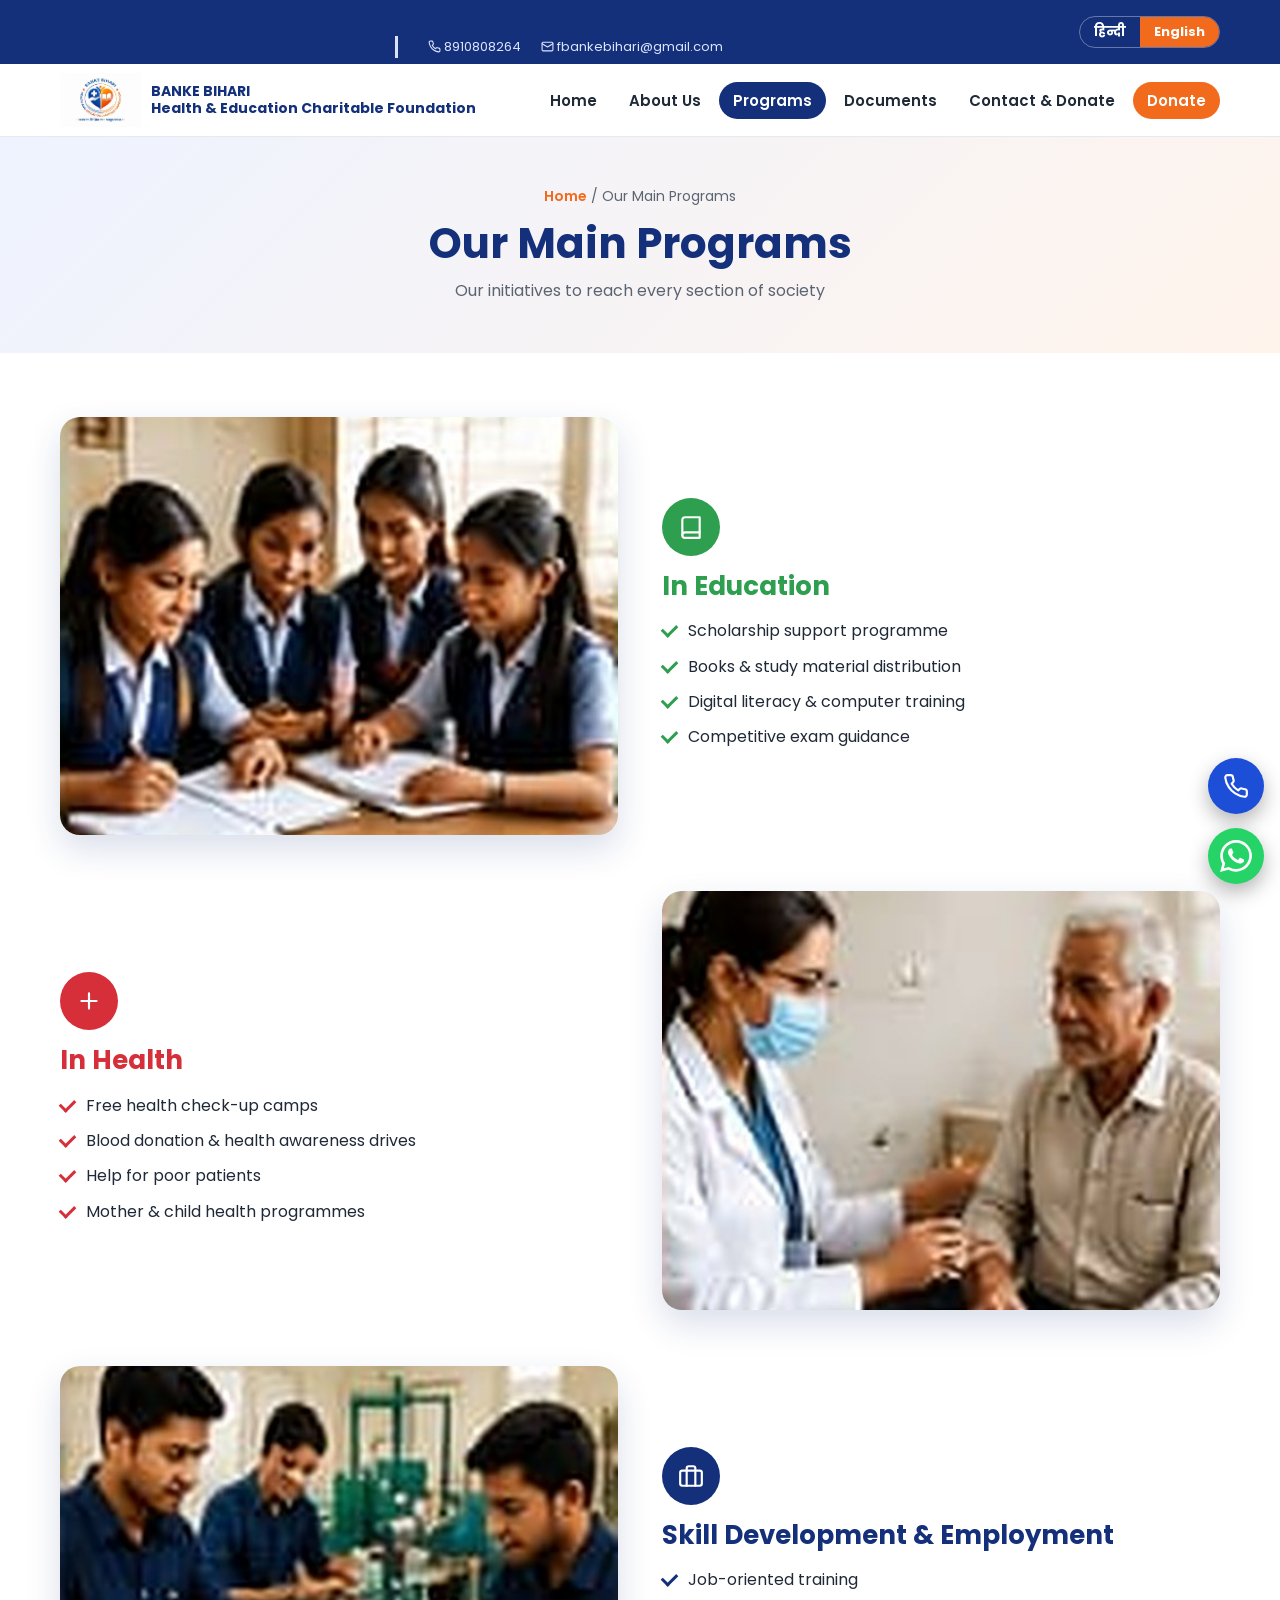
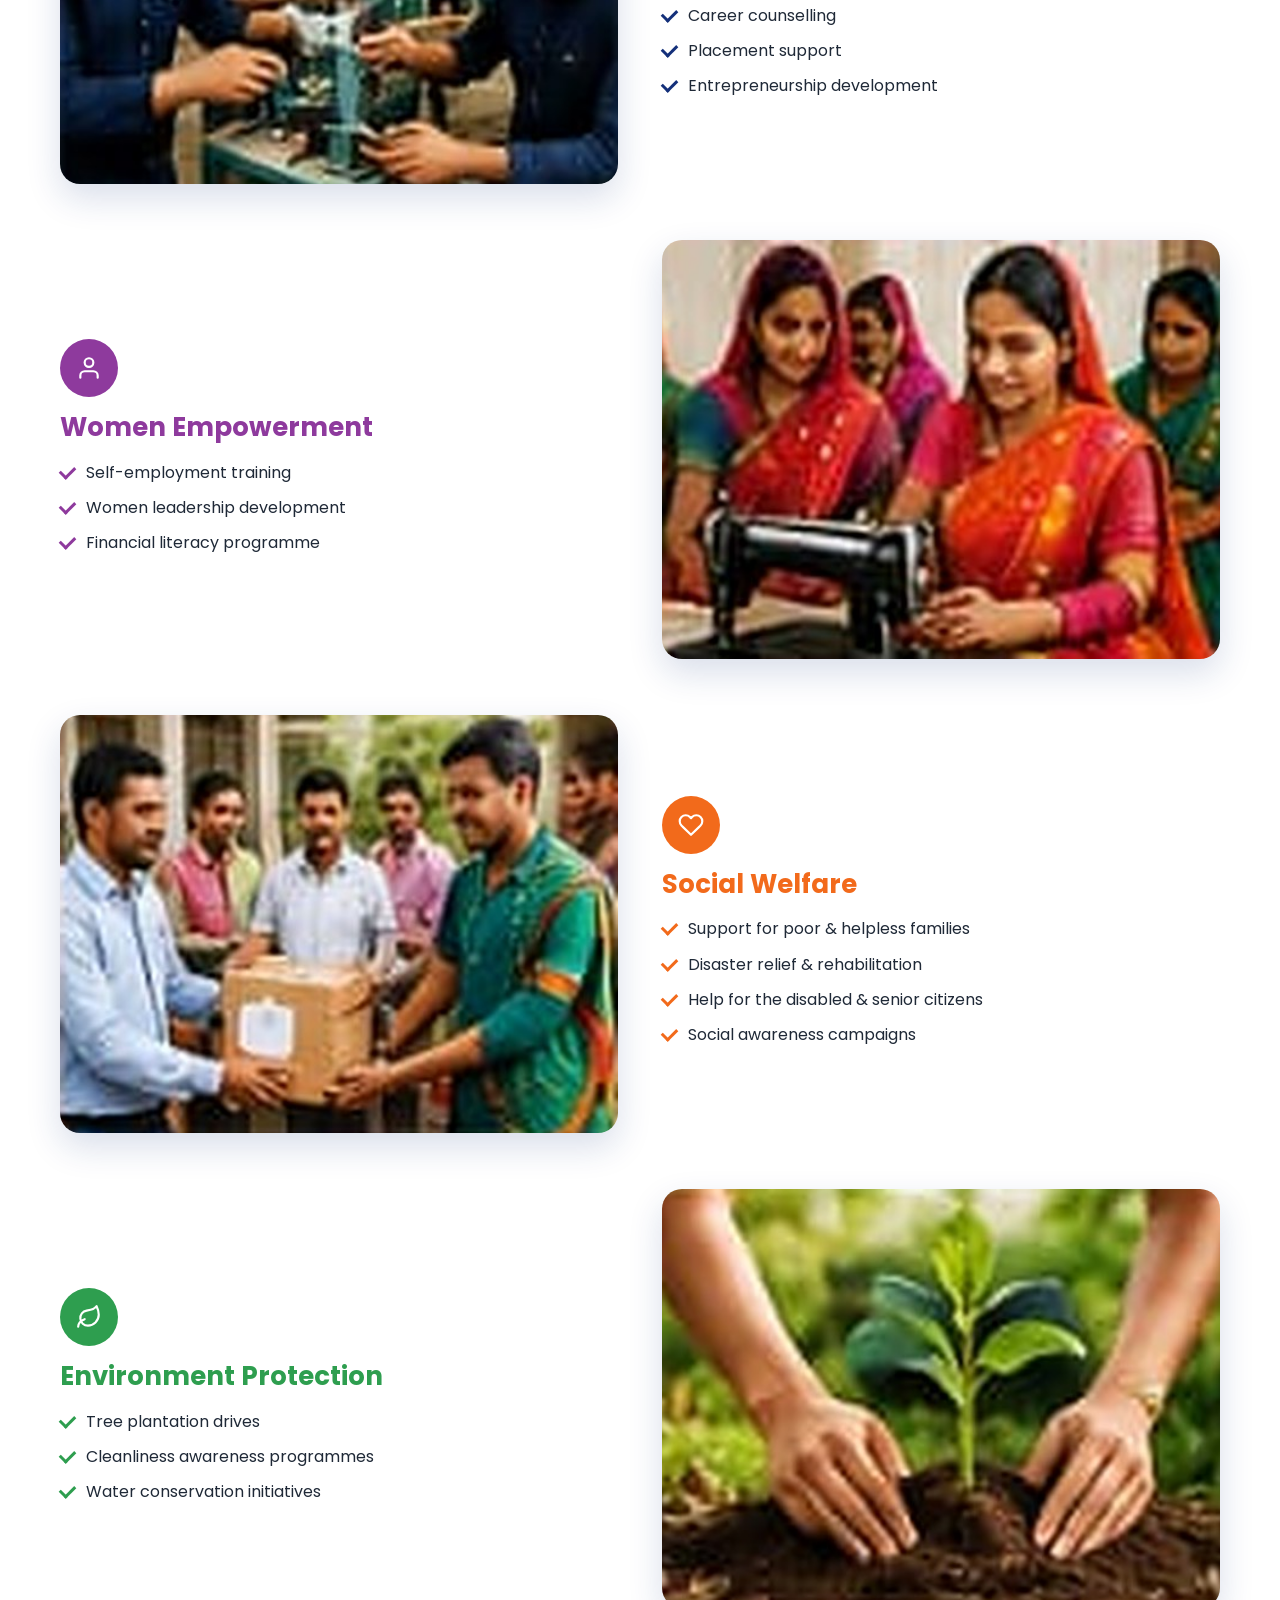
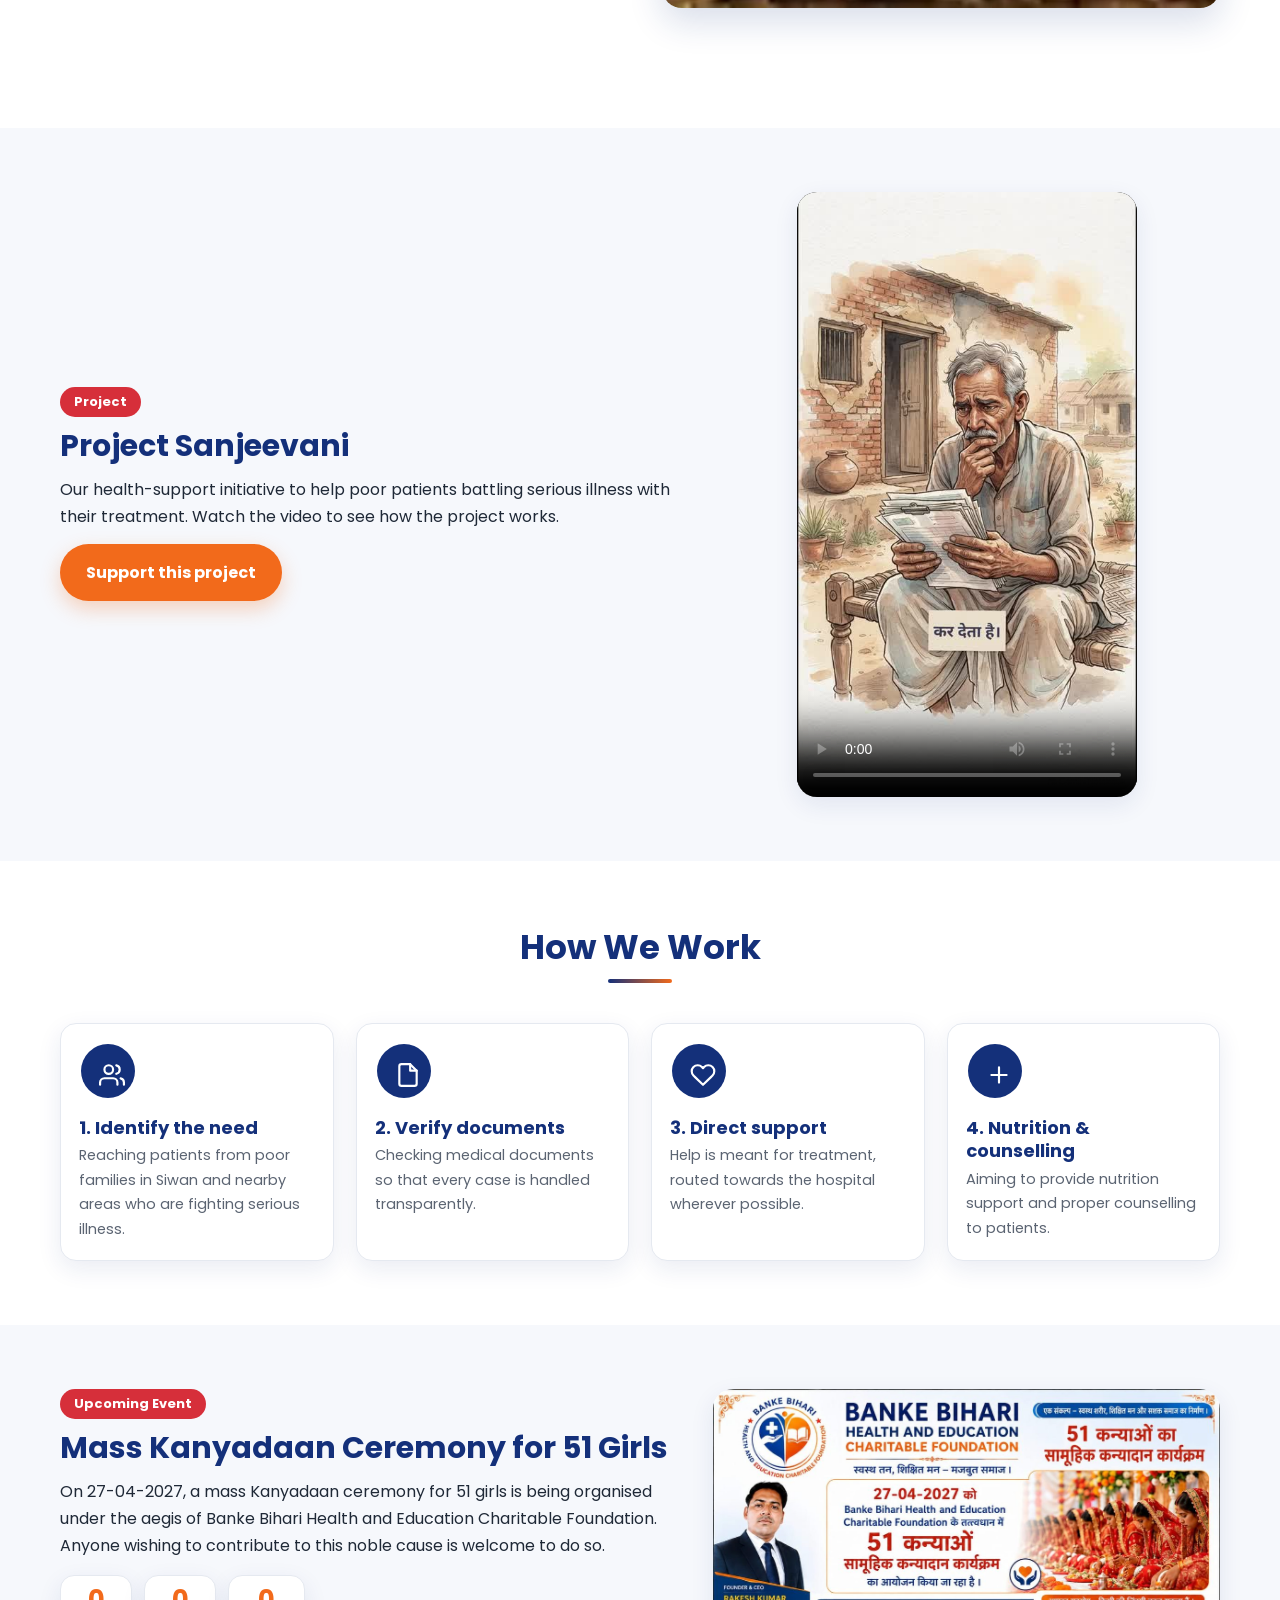
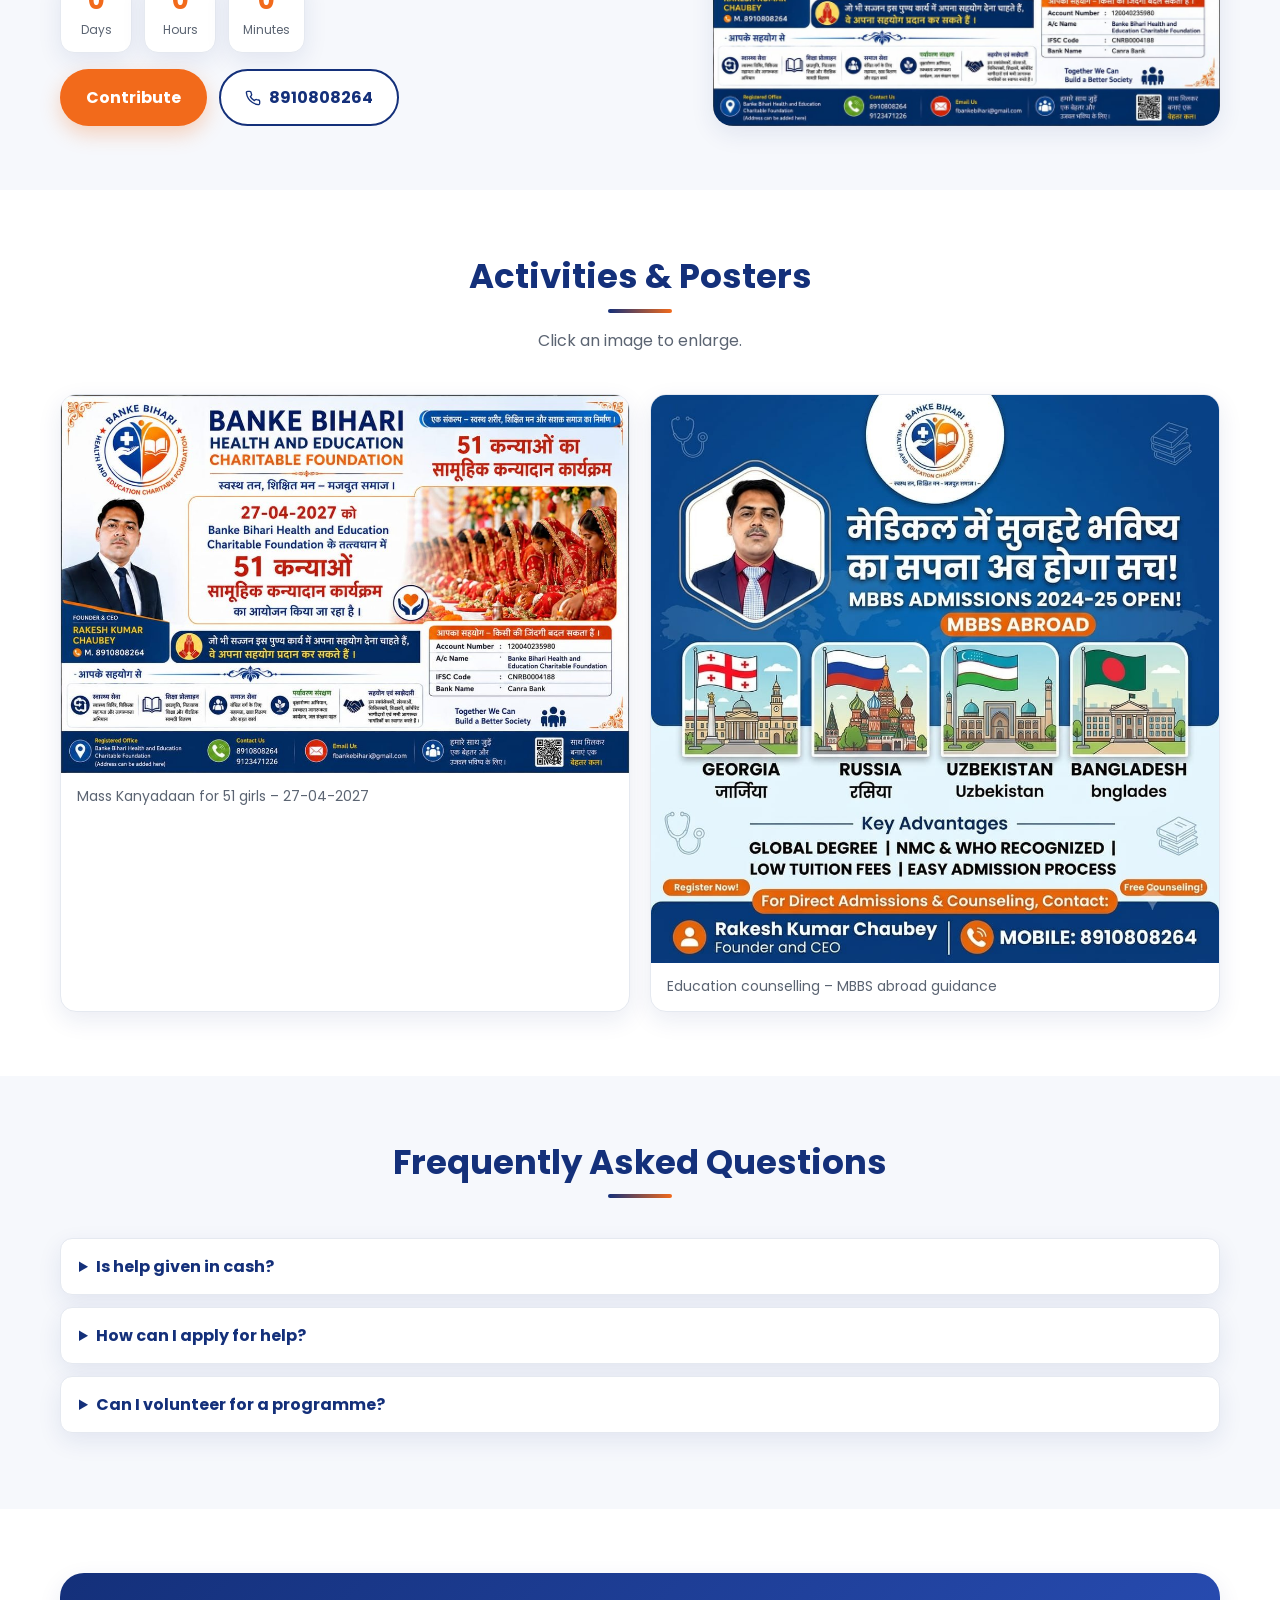
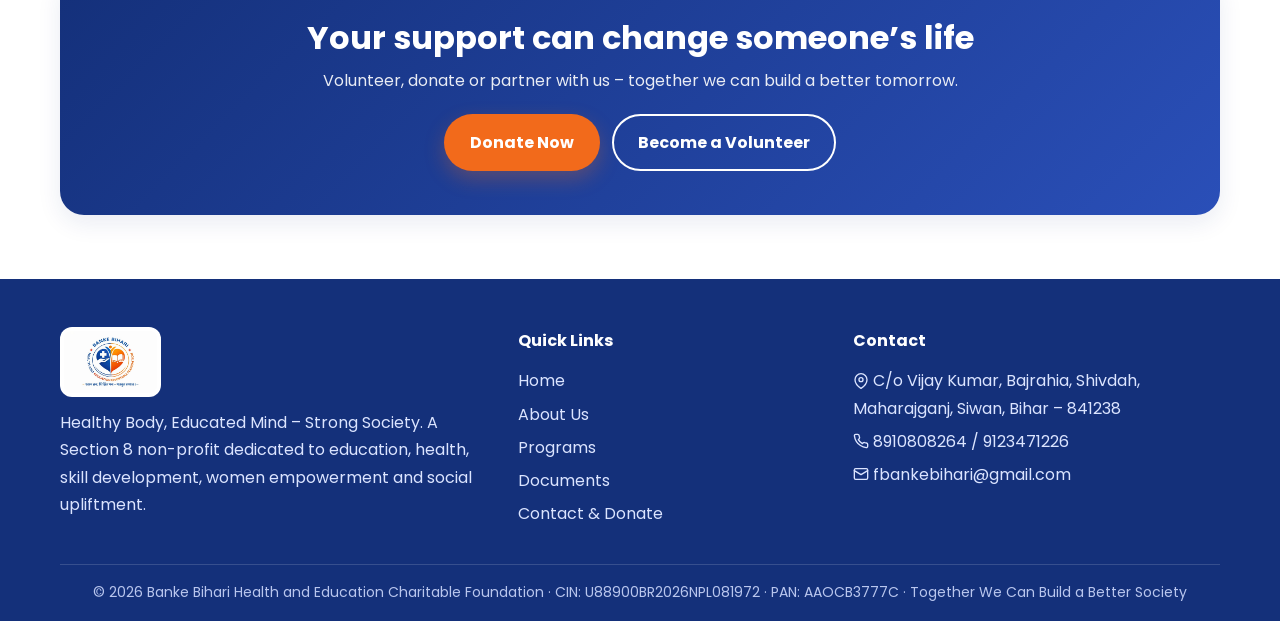
<file: en/programs.html>
<!DOCTYPE html><html lang="en" translate="no"><head><meta charset="utf-8"><meta name="google" content="notranslate"><meta name="viewport" content="width=device-width,initial-scale=1">
<title>Programs | Banke Bihari Health and Education Charitable Foundation</title><meta name="description" content="Programs in education, health, skills, women empowerment, social welfare and environment"><meta name="theme-color" content="#14307a">
<link rel="icon" href="../assets/img/favicon.png"><link rel="preconnect" href="https://fonts.googleapis.com"><link rel="preconnect" href="https://fonts.gstatic.com" crossorigin>
<link href="https://fonts.googleapis.com/css2?family=Noto+Sans+Devanagari:wght@400;600;700;800&family=Poppins:wght@400;600;700&display=swap" rel="stylesheet">
<link rel="stylesheet" href="../assets/style.css"></head><body class="en">
<div class="topbar"><div class="wrap"><div class="tl"><a href="tel:+918910808264"><svg class="i" viewBox="0 0 24 24" aria-hidden="true"><path d="M22 16.9v3a2 2 0 0 1-2.2 2 19.8 19.8 0 0 1-8.6-3.1 19.5 19.5 0 0 1-6-6A19.8 19.8 0 0 1 2.1 4.2 2 2 0 0 1 4.1 2h3a2 2 0 0 1 2 1.7c.1 1 .4 1.9.7 2.8a2 2 0 0 1-.5 2.1L8 10a16 16 0 0 0 6 6l1.4-1.3a2 2 0 0 1 2.1-.4c.9.3 1.8.6 2.8.7a2 2 0 0 1 1.7 2z"/></svg> 8910808264</a><a class="hide" href="mailto:fbankebihari@gmail.com"><svg class="i" viewBox="0 0 24 24" aria-hidden="true"><rect x="2" y="4" width="20" height="16" rx="2"/><path d="m22 7-10 6L2 7"/></svg> fbankebihari@gmail.com</a></div>
<div class="lang" aria-label="Language"><a class="" href="../programs.html" hreflang="hi">हिन्दी</a><a class="on" href="programs.html" hreflang="en">English</a></div></div></div>
<header><div class="wrap nav"><a class="brand" href="index.html"><img src="../assets/img/logo.jpg" alt="logo"><span><b>BANKE BIHARI<br>Health &amp; Education Charitable Foundation</b></span></a>
<button class="burger" aria-label="Menu" aria-expanded="false">☰</button><nav><ul><li><a href="index.html" class="">Home</a></li><li><a href="about.html" class="">About Us</a></li><li><a href="programs.html" class="active">Programs</a></li><li><a href="documents.html" class="">Documents</a></li><li><a href="contact.html" class="">Contact & Donate</a></li><li><a class="cta" href="contact.html#donate">Donate</a></li></ul></nav></div></header><main><div class="banner"><div class="wrap"><div class="crumb"><a href="index.html">Home</a> / Our Main Programs</div><h1>Our Main Programs</h1><p>Our initiatives to reach every section of society</p></div></div>
<section><div class="wrap"><div class="row2  reveal" style="--c:#2e9e4f"><div class="im"><img src="https://images.pexels.com/photos/31864438/pexels-photo-31864438.jpeg?auto=compress&cs=tinysrgb&w=1000" onerror="this.onerror=null;this.src='../assets/img/b_edu.jpg'" referrerpolicy="no-referrer" alt="In Education" loading="lazy"></div><div><div class="ico" style="--c:#2e9e4f"><svg class="i" viewBox="0 0 24 24" aria-hidden="true"><path d="M4 19.5A2.5 2.5 0 0 1 6.5 17H20V3H6.5A2.5 2.5 0 0 0 4 5.5z"/><path d="M4 19.5A2.5 2.5 0 0 0 6.5 22H20v-5"/></svg></div><h3 style="color:#2e9e4f">In Education</h3><ul><li>Scholarship support programme</li><li>Books & study material distribution</li><li>Digital literacy & computer training</li><li>Competitive exam guidance</li></ul></div></div><div class="row2 rev reveal" style="--c:#d62f3a"><div class="im"><img src="https://images.pexels.com/photos/7579831/pexels-photo-7579831.jpeg?auto=compress&cs=tinysrgb&w=1000" onerror="this.onerror=null;this.src='../assets/img/b_health.jpg'" referrerpolicy="no-referrer" alt="In Health" loading="lazy"></div><div><div class="ico" style="--c:#d62f3a"><svg class="i" viewBox="0 0 24 24" aria-hidden="true"><path d="M12 5v14M5 12h14"/></svg></div><h3 style="color:#d62f3a">In Health</h3><ul><li>Free health check-up camps</li><li>Blood donation & health awareness drives</li><li>Help for poor patients</li><li>Mother & child health programmes</li></ul></div></div><div class="row2  reveal" style="--c:#14307a"><div class="im"><img src="https://images.pexels.com/photos/28735221/pexels-photo-28735221.jpeg?auto=compress&cs=tinysrgb&w=1000" onerror="this.onerror=null;this.src='../assets/img/b_skill.jpg'" referrerpolicy="no-referrer" alt="Skill Development & Employment" loading="lazy"></div><div><div class="ico" style="--c:#14307a"><svg class="i" viewBox="0 0 24 24" aria-hidden="true"><rect x="2" y="7" width="20" height="14" rx="2"/><path d="M16 21V5a2 2 0 0 0-2-2h-4a2 2 0 0 0-2 2v16"/></svg></div><h3 style="color:#14307a">Skill Development & Employment</h3><ul><li>Job-oriented training</li><li>Career counselling</li><li>Placement support</li><li>Entrepreneurship development</li></ul></div></div><div class="row2 rev reveal" style="--c:#8e3a9d"><div class="im"><img src="https://images.pexels.com/photos/27893058/pexels-photo-27893058.jpeg?auto=compress&cs=tinysrgb&w=1000" onerror="this.onerror=null;this.src='../assets/img/b_women.jpg'" referrerpolicy="no-referrer" alt="Women Empowerment" loading="lazy"></div><div><div class="ico" style="--c:#8e3a9d"><svg class="i" viewBox="0 0 24 24" aria-hidden="true"><path d="M20 21v-2a4 4 0 0 0-4-4H8a4 4 0 0 0-4 4v2"/><circle cx="12" cy="7" r="4"/></svg></div><h3 style="color:#8e3a9d">Women Empowerment</h3><ul><li>Self-employment training</li><li>Women leadership development</li><li>Financial literacy programme</li></ul></div></div><div class="row2  reveal" style="--c:#f26a1b"><div class="im"><img src="https://images.pexels.com/photos/6995221/pexels-photo-6995221.jpeg?auto=compress&cs=tinysrgb&w=1000" onerror="this.onerror=null;this.src='../assets/img/b_social.jpg'" referrerpolicy="no-referrer" alt="Social Welfare" loading="lazy"></div><div><div class="ico" style="--c:#f26a1b"><svg class="i" viewBox="0 0 24 24" aria-hidden="true"><path d="M20.8 4.6a5.5 5.5 0 0 0-7.8 0L12 5.7l-1-1.1a5.5 5.5 0 0 0-7.8 7.8l1 1.1L12 21l7.8-7.5 1-1.1a5.5 5.5 0 0 0 0-7.8z"/></svg></div><h3 style="color:#f26a1b">Social Welfare</h3><ul><li>Support for poor & helpless families</li><li>Disaster relief & rehabilitation</li><li>Help for the disabled & senior citizens</li><li>Social awareness campaigns</li></ul></div></div><div class="row2 rev reveal" style="--c:#2e9e4f"><div class="im"><img src="https://images.pexels.com/photos/36151356/pexels-photo-36151356.jpeg?auto=compress&cs=tinysrgb&w=1000" onerror="this.onerror=null;this.src='../assets/img/b_env.jpg'" referrerpolicy="no-referrer" alt="Environment Protection" loading="lazy"></div><div><div class="ico" style="--c:#2e9e4f"><svg class="i" viewBox="0 0 24 24" aria-hidden="true"><path d="M11 20A7 7 0 0 1 9.8 6.1C15.5 5 17 4.5 19 2c1 2 2 4.2 2 8 0 5.5-4.8 10-10 10z"/><path d="M2 21c0-3 1.9-5.5 6-7"/></svg></div><h3 style="color:#2e9e4f">Environment Protection</h3><ul><li>Tree plantation drives</li><li>Cleanliness awareness programmes</li><li>Water conservation initiatives</li></ul></div></div></div></section>
<section id="sanjeevani" class="alt"><div class="wrap event"><div class="reveal"><span class="pill">Project</span><h2 style="font-size:30px">Project Sanjeevani</h2><p style="margin:10px 0">Our health-support initiative to help poor patients battling serious illness with their treatment. Watch the video to see how the project works.</p><div class="btns" style="margin-top:14px"><a class="btn p" href="contact.html#donate">Support this project</a></div></div><div class="video reveal"><video controls preload="metadata" playsinline poster="../assets/img/sanjeevani-poster.jpg"><source src="../assets/sanjeevani.mp4" type="video/mp4"></video></div></div></section>
<section class=""><div class="wrap"><h2 class="title">How We Work</h2><div class="bar"></div><div style="height:26px"></div><div class="steps"><div class="step reveal"><div class="ico" style="--c:#14307a;margin:20px 20px 0"><svg class="i" viewBox="0 0 24 24" aria-hidden="true"><path d="M17 21v-2a4 4 0 0 0-4-4H5a4 4 0 0 0-4 4v2"/><circle cx="9" cy="7" r="4"/><path d="M23 21v-2a4 4 0 0 0-3-3.9M16 3.1a4 4 0 0 1 0 7.8"/></svg></div><div><h3>1. Identify the need</h3><p>Reaching patients from poor families in Siwan and nearby areas who are fighting serious illness.</p></div></div><div class="step reveal"><div class="ico" style="--c:#14307a;margin:20px 20px 0"><svg class="i" viewBox="0 0 24 24" aria-hidden="true"><path d="M14 2H6a2 2 0 0 0-2 2v16a2 2 0 0 0 2 2h12a2 2 0 0 0 2-2V8z"/><path d="M14 2v6h6"/></svg></div><div><h3>2. Verify documents</h3><p>Checking medical documents so that every case is handled transparently.</p></div></div><div class="step reveal"><div class="ico" style="--c:#14307a;margin:20px 20px 0"><svg class="i" viewBox="0 0 24 24" aria-hidden="true"><path d="M20.8 4.6a5.5 5.5 0 0 0-7.8 0L12 5.7l-1-1.1a5.5 5.5 0 0 0-7.8 7.8l1 1.1L12 21l7.8-7.5 1-1.1a5.5 5.5 0 0 0 0-7.8z"/></svg></div><div><h3>3. Direct support</h3><p>Help is meant for treatment, routed towards the hospital wherever possible.</p></div></div><div class="step reveal"><div class="ico" style="--c:#14307a;margin:20px 20px 0"><svg class="i" viewBox="0 0 24 24" aria-hidden="true"><path d="M12 5v14M5 12h14"/></svg></div><div><h3>4. Nutrition & counselling</h3><p>Aiming to provide nutrition support and proper counselling to patients.</p></div></div></div></div></section>
<section class="alt"><div class="wrap event"><div class="reveal"><span class="pill">Upcoming Event</span><h2 style="font-size:30px">Mass Kanyadaan Ceremony for 51 Girls</h2><p style="margin:10px 0">On 27-04-2027, a mass Kanyadaan ceremony for 51 girls is being organised under the aegis of Banke Bihari Health and Education Charitable Foundation. Anyone wishing to contribute to this noble cause is welcome to do so.</p><div class="count" data-date="2027-04-27T00:00:00"><div><b data-u="d">0</b><small>Days</small></div><div><b data-u="h">0</b><small>Hours</small></div><div><b data-u="m">0</b><small>Minutes</small></div></div><div class="btns"><a class="btn p" href="contact.html#donate">Contribute</a><a class="btn o" href="tel:+918910808264"><svg class="i" viewBox="0 0 24 24" aria-hidden="true"><path d="M22 16.9v3a2 2 0 0 1-2.2 2 19.8 19.8 0 0 1-8.6-3.1 19.5 19.5 0 0 1-6-6A19.8 19.8 0 0 1 2.1 4.2 2 2 0 0 1 4.1 2h3a2 2 0 0 1 2 1.7c.1 1 .4 1.9.7 2.8a2 2 0 0 1-.5 2.1L8 10a16 16 0 0 0 6 6l1.4-1.3a2 2 0 0 1 2.1-.4c.9.3 1.8.6 2.8.7a2 2 0 0 1 1.7 2z"/></svg> 8910808264</a></div></div><div class="photo reveal"><img src="../assets/img/kanyadaan-poster.jpg" alt="Kanyadaan" loading="lazy"></div></div></section>
<section class=""><div class="wrap"><h2 class="title">Activities & Posters</h2><div class="bar"></div><p class="sub">Click an image to enlarge.</p><div class="gal"><figure class="reveal"><img src="../assets/img/kanyadaan-poster.jpg" alt="" loading="lazy"><figcaption>Mass Kanyadaan for 51 girls – 27-04-2027</figcaption></figure><figure class="reveal"><img src="../assets/img/mbbs-poster.jpg" alt="" loading="lazy"><figcaption>Education counselling – MBBS abroad guidance</figcaption></figure></div><div class="lb"><img alt=""></div></div></section>
<section class="alt"><div class="wrap"><h2 class="title">Frequently Asked Questions</h2><div class="bar"></div><div style="height:26px"></div><details class="reveal"><summary>Is help given in cash?</summary><p>Under Project Sanjeevani the aim is that help reaches the hospital directly for treatment. Please contact us for details.</p></details><details class="reveal"><summary>How can I apply for help?</summary><p>Call or WhatsApp us and share the medical documents.</p></details><details class="reveal"><summary>Can I volunteer for a programme?</summary><p>Yes, fill the form on the contact page or call us directly.</p></details></div></section>
<section><div class="wrap"><div class="cta-band reveal"><h2>Your support can change someone’s life</h2><p>Volunteer, donate or partner with us – together we can build a better tomorrow.</p><div class="btns" style="justify-content:center"><a class="btn p" href="contact.html#donate">Donate Now</a><a class="btn o" style="background:transparent;color:#fff;border-color:#fff" href="contact.html#volunteer">Become a Volunteer</a></div></div></div></section></main><footer><div class="wrap"><div class="fgrid"><div><img src="../assets/img/logo.jpg" alt="" style="height:70px;background:#fff;border-radius:12px;padding:4px;margin-bottom:12px">
<p>Healthy Body, Educated Mind – Strong Society. A Section 8 non-profit dedicated to education, health, skill development, women empowerment and social upliftment.</p></div>
<div><h4>Quick Links</h4><ul><li><a href="index.html">Home</a></li><li><a href="about.html">About Us</a></li><li><a href="programs.html">Programs</a></li><li><a href="documents.html">Documents</a></li><li><a href="contact.html">Contact & Donate</a></li></ul></div>
<div><h4>Contact</h4><ul><li><svg class="i" viewBox="0 0 24 24" aria-hidden="true"><path d="M21 10c0 7-9 13-9 13S3 17 3 10a9 9 0 0 1 18 0z"/><circle cx="12" cy="10" r="3"/></svg> C/o Vijay Kumar, Bajrahia, Shivdah, Maharajganj, Siwan, Bihar – 841238</li><li><svg class="i" viewBox="0 0 24 24" aria-hidden="true"><path d="M22 16.9v3a2 2 0 0 1-2.2 2 19.8 19.8 0 0 1-8.6-3.1 19.5 19.5 0 0 1-6-6A19.8 19.8 0 0 1 2.1 4.2 2 2 0 0 1 4.1 2h3a2 2 0 0 1 2 1.7c.1 1 .4 1.9.7 2.8a2 2 0 0 1-.5 2.1L8 10a16 16 0 0 0 6 6l1.4-1.3a2 2 0 0 1 2.1-.4c.9.3 1.8.6 2.8.7a2 2 0 0 1 1.7 2z"/></svg> <a href="tel:+918910808264">8910808264</a> / <a href="tel:+919123471226">9123471226</a></li><li><svg class="i" viewBox="0 0 24 24" aria-hidden="true"><rect x="2" y="4" width="20" height="16" rx="2"/><path d="m22 7-10 6L2 7"/></svg> <a href="mailto:fbankebihari@gmail.com">fbankebihari@gmail.com</a></li></ul></div></div>
<div class="copyr">© 2026 Banke Bihari Health and Education Charitable Foundation · CIN: U88900BR2026NPL081972 · PAN: AAOCB3777C · Together We Can Build a Better Society</div></div></footer>
<div class="fab"><a class="call" href="tel:+918910808264" aria-label="Call"><svg class="i" viewBox="0 0 24 24" aria-hidden="true"><path d="M22 16.9v3a2 2 0 0 1-2.2 2 19.8 19.8 0 0 1-8.6-3.1 19.5 19.5 0 0 1-6-6A19.8 19.8 0 0 1 2.1 4.2 2 2 0 0 1 4.1 2h3a2 2 0 0 1 2 1.7c.1 1 .4 1.9.7 2.8a2 2 0 0 1-.5 2.1L8 10a16 16 0 0 0 6 6l1.4-1.3a2 2 0 0 1 2.1-.4c.9.3 1.8.6 2.8.7a2 2 0 0 1 1.7 2z"/></svg></a><a class="wa" href="https://wa.me/918910808264" target="_blank" rel="noopener" aria-label="WhatsApp"><svg viewBox="0 0 24 24" fill="currentColor" aria-hidden="true"><path d="M17.472 14.382c-.297-.149-1.758-.867-2.03-.967-.273-.099-.471-.148-.67.15-.197.297-.767.966-.94 1.164-.173.199-.347.223-.644.075-.297-.15-1.255-.463-2.39-1.475-.883-.788-1.48-1.761-1.653-2.059-.173-.297-.018-.458.13-.606.134-.133.298-.347.446-.52.149-.174.198-.298.298-.497.099-.198.05-.371-.025-.52-.075-.149-.669-1.612-.916-2.207-.242-.579-.487-.5-.669-.51-.173-.008-.371-.01-.57-.01-.198 0-.52.074-.792.372-.272.297-1.04 1.016-1.04 2.479 0 1.462 1.065 2.875 1.213 3.074.149.198 2.096 3.2 5.077 4.487.709.306 1.262.489 1.694.625.712.227 1.36.195 1.871.118.571-.085 1.758-.719 2.006-1.413.248-.694.248-1.289.173-1.413-.074-.124-.272-.198-.57-.347m-5.421 7.403h-.004a9.87 9.87 0 01-5.031-1.378l-.361-.214-3.741.982.998-3.648-.235-.374a9.86 9.86 0 01-1.51-5.26c.001-5.45 4.436-9.884 9.888-9.884 2.64 0 5.122 1.03 6.988 2.898a9.825 9.825 0 012.893 6.994c-.003 5.45-4.437 9.884-9.885 9.884m8.413-18.297A11.815 11.815 0 0012.05 0C5.495 0 .16 5.335.157 11.892c0 2.096.547 4.142 1.588 5.945L.057 24l6.305-1.654a11.882 11.882 0 005.683 1.448h.005c6.554 0 11.89-5.335 11.893-11.893a11.821 11.821 0 00-3.48-8.413z"/></svg></a></div><script src="../assets/main.js"></script></body></html>
</file>
<file: assets/style.css>
:root{--navy:#14307a;--blue:#1d4ed8;--orange:#f26a1b;--green:#2e9e4f;--red:#d62f3a;--purple:#8e3a9d;--ink:#1f2937;--muted:#5b6472;--line:#e5e9f0;--soft:#f6f8fc;--r:16px}
*{box-sizing:border-box;margin:0;padding:0}
html{scroll-behavior:smooth}
body{font-family:'Noto Sans Devanagari','Poppins','Segoe UI',system-ui,sans-serif;color:var(--ink);background:#fff;line-height:1.7;font-size:16px;-webkit-text-size-adjust:100%}
img{max-width:100%;display:block}
a{color:inherit;text-decoration:none}
.wrap{width:min(1160px,92%);margin-inline:auto}
section{padding:64px 0}
.alt{background:var(--soft)}
h1,h2,h3{line-height:1.3;color:var(--navy)}
h2.title{font-size:clamp(24px,4vw,34px);text-align:center;margin-bottom:8px}
.sub{text-align:center;color:var(--muted);max-width:680px;margin:0 auto 40px}
.bar{width:64px;height:4px;border-radius:4px;background:linear-gradient(90deg,var(--navy),var(--orange));margin:10px auto 14px}
/* header */
header{position:sticky;top:0;z-index:50;background:#fff;border-bottom:1px solid var(--line)}
.nav{display:flex;align-items:center;justify-content:space-between;gap:16px;min-height:72px}
.brand{display:flex;align-items:center;gap:10px;min-width:0}
.brand img{height:54px;width:auto}
.brand b{font-size:14px;line-height:1.25;color:var(--navy);display:block}
.brand small{display:block;color:var(--orange);font-weight:600;font-size:11px}
nav ul{display:flex;gap:4px;list-style:none;align-items:center}
nav a{padding:8px 14px;border-radius:999px;font-weight:600;font-size:15px;color:var(--ink);transition:.2s}
nav a:hover{background:var(--soft);color:var(--navy)}
nav a.active{background:var(--navy);color:#fff}
nav a.cta{background:var(--orange);color:#fff}
.burger{display:none;background:none;border:1px solid var(--line);border-radius:10px;width:44px;height:44px;font-size:22px;cursor:pointer;color:var(--navy)}
@media(max-width:900px){
 .burger{display:block}
 nav{position:absolute;left:0;right:0;top:100%;background:#fff;border-bottom:1px solid var(--line);display:none;box-shadow:0 12px 24px rgba(0,0,0,.08)}
 nav.open{display:block}
 nav ul{flex-direction:column;align-items:stretch;padding:12px 4%}
 nav a{display:block;border-radius:10px}
}
/* hero */
.hero{padding:56px 0 48px;background:radial-gradient(900px 400px at 85% 0,#fff1e6,transparent 60%),radial-gradient(700px 400px at 0 100%,#e8f0ff,transparent 60%),#fff}
.hero .grid{display:grid;grid-template-columns:1.1fr .9fr;gap:40px;align-items:center}
.tag{display:inline-block;background:#fff1e6;color:var(--orange);font-weight:700;padding:6px 14px;border-radius:999px;font-size:14px;margin-bottom:14px}
.hero h1{font-size:clamp(30px,5vw,50px);margin-bottom:6px}
.hero h1 span{color:var(--orange)}
.hero p.lead{font-size:18px;color:var(--muted);margin:14px 0 24px;max-width:560px}
.hero .logo{max-width:420px;margin-inline:auto;filter:drop-shadow(0 12px 30px rgba(20,48,122,.15))}
.btns{display:flex;flex-wrap:wrap;gap:12px}
.btn{display:inline-flex;align-items:center;gap:8px;padding:13px 24px;border-radius:999px;font-weight:700;border:2px solid transparent;cursor:pointer;font-size:16px;font-family:inherit;transition:.2s}
.btn.p{background:var(--orange);color:#fff;box-shadow:0 8px 20px rgba(242,106,27,.28)}
.btn.p:hover{transform:translateY(-2px)}
.btn.o{border-color:var(--navy);color:var(--navy);background:#fff}
.btn.o:hover{background:var(--navy);color:#fff}
@media(max-width:820px){.hero .grid{grid-template-columns:1fr;text-align:center}.hero p.lead{margin-inline:auto}.btns{justify-content:center}.hero .logo{max-width:280px;order:-1}}
/* page banner */
.banner{padding:48px 0;text-align:center;background:linear-gradient(135deg,#eef3ff,#fff4ec)}
.banner h1{font-size:clamp(28px,5vw,42px)}
.banner p{color:var(--muted);margin-top:6px}
.crumb{font-size:14px;color:var(--muted);margin-bottom:8px}
.crumb a{color:var(--orange);font-weight:600}
/* cards */
.cards{display:grid;gap:22px;grid-template-columns:repeat(auto-fit,minmax(250px,1fr))}
.card{background:#fff;border:1px solid var(--line);border-radius:var(--r);padding:26px;box-shadow:0 6px 20px rgba(20,48,122,.05);transition:.25s}
.card:hover{transform:translateY(-4px);box-shadow:0 14px 30px rgba(20,48,122,.12)}
.ico{width:58px;height:58px;border-radius:50%;display:grid;place-items:center;font-size:28px;color:#fff;margin-bottom:14px;background:var(--c,var(--navy))}
.card h3{font-size:19px;margin-bottom:8px}
.card p{color:var(--muted);font-size:15px}
.card ul{list-style:none;margin-top:6px}
.card li{padding:5px 0 5px 24px;position:relative;color:var(--ink);font-size:15px}
.card li:before{content:"✔";position:absolute;left:0;color:var(--c,var(--green));font-size:13px;top:8px}
.card .more{display:inline-block;margin-top:12px;font-weight:700;color:var(--c,var(--navy));font-size:15px}
.two{display:grid;grid-template-columns:1fr 1fr;gap:40px;align-items:center}
@media(max-width:820px){.two{grid-template-columns:1fr}}
.vm{display:grid;grid-template-columns:1fr 1fr;gap:22px}
@media(max-width:700px){.vm{grid-template-columns:1fr}}
.vm .box{border-radius:var(--r);padding:26px;border:1px solid}
.vm .v{background:#effaf2;border-color:#bfe6c9}
.vm .m{background:#eef4ff;border-color:#c3d6fb}
.vm h3{margin-bottom:6px}
.photo{border-radius:20px;overflow:hidden;box-shadow:0 14px 34px rgba(20,48,122,.15);background:#fff}
.photo img{width:100%}
/* programs */
.prog{display:grid;grid-template-columns:90px 1fr;gap:20px;padding:26px;border:1px solid var(--line);border-left:6px solid var(--c);border-radius:var(--r);background:#fff;margin-bottom:20px;box-shadow:0 6px 20px rgba(20,48,122,.05)}
.prog .ico{width:72px;height:72px;font-size:34px;margin:0}
.prog h3{color:var(--c);font-size:22px;margin-bottom:4px}
.prog ul{display:grid;grid-template-columns:repeat(auto-fit,minmax(240px,1fr));gap:2px 24px;list-style:none;margin-top:8px}
.prog li{padding-left:22px;position:relative}
.prog li:before{content:"●";position:absolute;left:0;color:var(--c);font-size:11px;top:6px}
@media(max-width:560px){.prog{grid-template-columns:1fr}.prog .ico{width:58px;height:58px;font-size:28px}}
/* event / video */
.event{display:grid;grid-template-columns:1.1fr .9fr;gap:34px;align-items:center}
@media(max-width:820px){.event{grid-template-columns:1fr}}
.pill{display:inline-block;background:var(--red);color:#fff;padding:4px 14px;border-radius:999px;font-weight:700;font-size:13px;margin-bottom:10px}
.video{max-width:340px;margin-inline:auto;border-radius:20px;overflow:hidden;box-shadow:0 14px 34px rgba(0,0,0,.18);background:#000}
.video video{width:100%;display:block}
/* people */
.people{display:grid;gap:20px;grid-template-columns:repeat(auto-fit,minmax(220px,1fr))}
.person{text-align:center}
.person .av{width:84px;height:84px;border-radius:50%;margin:0 auto 12px;display:grid;place-items:center;font-size:34px;background:#eef3ff;color:var(--navy);font-weight:700}
.person b{display:block;color:var(--navy)}
.person span{color:var(--orange);font-weight:600;font-size:14px}
.founder{display:grid;grid-template-columns:320px 1fr;gap:36px;align-items:center}
@media(max-width:820px){.founder{grid-template-columns:1fr;text-align:center}.founder .photo{max-width:300px;margin-inline:auto}}
.founder h3{font-size:28px}
.role{color:var(--orange);font-weight:700;letter-spacing:.5px}
/* docs */
.doc{display:flex;flex-direction:column;gap:6px}
.doc .ico{border-radius:14px}
.doc .row{display:flex;gap:10px;margin-top:auto;padding-top:12px;flex-wrap:wrap}
.sm{padding:8px 16px;font-size:14px}
table.info{width:100%;border-collapse:collapse;background:#fff;border-radius:var(--r);overflow:hidden;border:1px solid var(--line)}
.info th,.info td{padding:13px 16px;text-align:left;border-bottom:1px solid var(--line);font-size:15px;vertical-align:top}
.info th{width:38%;background:var(--soft);color:var(--navy)}
.info td{word-break:break-word}
.note{background:#fff8e6;border:1px solid #ffe2a0;border-radius:12px;padding:14px 18px;color:#6b4e00;font-size:14px;margin-top:20px}
/* contact */
.bank{background:linear-gradient(135deg,var(--navy),#1d4ed8);color:#fff;border-radius:20px;padding:30px}
.bank h3{color:#fff;margin-bottom:12px}
.bank dl{display:grid;grid-template-columns:auto 1fr;gap:8px 18px}
.bank dt{opacity:.8}
.bank dd{font-weight:700;word-break:break-word}
.copy{margin-top:16px;background:#fff;color:var(--navy);border:0;padding:10px 20px;border-radius:999px;font-weight:700;cursor:pointer;font-family:inherit}
form{display:grid;gap:14px}
label{font-weight:600;font-size:14px;color:var(--navy)}
input,select,textarea{width:100%;padding:12px 14px;border:1px solid #cfd6e3;border-radius:12px;font:inherit;background:#fff;margin-top:4px}
input:focus,select:focus,textarea:focus{outline:2px solid #bcd0ff;border-color:var(--blue)}
.gal{display:grid;grid-template-columns:repeat(auto-fit,minmax(260px,1fr));gap:20px}
.gal figure{border-radius:var(--r);overflow:hidden;border:1px solid var(--line);background:#fff;cursor:zoom-in}
.gal figcaption{padding:12px 16px;font-size:14px;color:var(--muted)}
.lb{position:fixed;inset:0;background:rgba(0,0,0,.85);display:none;place-items:center;z-index:100;padding:20px;cursor:zoom-out}
.lb.on{display:grid}
.lb img{max-height:92vh;max-width:96vw;border-radius:10px}
.cta-band{background:linear-gradient(135deg,var(--navy),#2a4fb8);color:#fff;text-align:center;border-radius:24px;padding:44px 22px}
.cta-band h2{color:#fff;font-size:clamp(22px,4vw,32px)}
.cta-band p{opacity:.9;margin:8px 0 20px}
/* footer */
footer{background:var(--navy);color:#dbe4ff;padding:48px 0 0}
.fgrid{display:grid;gap:30px;grid-template-columns:1.4fr 1fr 1.2fr}
@media(max-width:820px){.fgrid{grid-template-columns:1fr}}
footer h4{color:#fff;margin-bottom:10px}
footer a:hover{color:var(--orange)}
footer li{list-style:none;padding:3px 0}
.copyr{border-top:1px solid rgba(255,255,255,.15);margin-top:34px;padding:16px 0;text-align:center;font-size:14px;color:#b9c6ee}
.reveal{opacity:0;transform:translateY(18px);transition:.6s}
.reveal.in{opacity:1;transform:none}
@media(prefers-reduced-motion:reduce){.reveal{opacity:1;transform:none;transition:none}html{scroll-behavior:auto}}
/* v2 */
.topbar{background:var(--navy);color:#dbe4ff;font-size:13px}
.topbar .wrap{display:flex;justify-content:space-between;align-items:center;gap:12px;min-height:38px;flex-wrap:wrap}
.topbar a:hover{color:#ffb98a}
.topbar .tl{display:flex;gap:18px;flex-wrap:wrap}
.lang{display:inline-flex;border:1px solid rgba(255,255,255,.35);border-radius:999px;overflow:hidden}
.lang a{padding:4px 14px;font-weight:700;color:#fff}
.lang a.on{background:var(--orange)}
@media(max-width:560px){.topbar .tl span.hide{display:none}}
svg.i{width:1em;height:1em;stroke:currentColor;fill:none;stroke-width:2;stroke-linecap:round;stroke-linejoin:round;vertical-align:-.14em}
.ico svg.i{width:26px;height:26px}
.hero2{background:linear-gradient(120deg,#0f2566 0%,#14307a 55%,#1d4ed8 100%);color:#fff;padding:64px 0;position:relative;overflow:hidden}
.hero2:after{content:"";position:absolute;right:-120px;top:-120px;width:420px;height:420px;border-radius:50%;background:rgba(242,106,27,.22)}
.hero2 .grid{display:grid;grid-template-columns:1.1fr .9fr;gap:44px;align-items:center;position:relative;z-index:1}
.hero2 h1{color:#fff;font-size:clamp(30px,5vw,52px)}
.hero2 h1 span{color:#ffb070}
.hero2 .lead{font-size:18px;opacity:.92;margin:16px 0 26px;max-width:560px}
.hero2 .tag{background:rgba(255,255,255,.14);color:#fff}
.hero2 .btn.o{background:transparent;color:#fff;border-color:#fff}
.collage{display:grid;grid-template-columns:1fr 1fr;gap:14px}
.collage img{width:100%;height:100%;object-fit:cover;border-radius:18px;border:4px solid #fff;box-shadow:0 14px 30px rgba(0,0,0,.3)}
.collage .a{grid-row:span 2;aspect-ratio:3/4}.collage .b,.collage .c{aspect-ratio:1/1}
@media(max-width:820px){.hero2 .grid{grid-template-columns:1fr}.hero2{padding:44px 0}}
.trust{background:#fff;margin-top:-34px;position:relative;z-index:2}
.trust .row{display:grid;grid-template-columns:repeat(auto-fit,minmax(200px,1fr));gap:0;background:#fff;border-radius:18px;box-shadow:0 14px 34px rgba(20,48,122,.14);border:1px solid var(--line)}
.trust .it{padding:20px 22px;display:flex;gap:12px;align-items:center;border-right:1px solid var(--line)}
.trust .it:last-child{border:0}
.trust svg{width:30px;height:30px;color:var(--orange);flex:none}
.trust b{display:block;color:var(--navy);line-height:1.3}.trust small{color:var(--muted)}
.row2{display:grid;grid-template-columns:1fr 1fr;gap:44px;align-items:center;margin-bottom:56px}
.row2.rev .im{order:2}
.row2 .im img{border-radius:20px;width:100%;max-height:420px;object-fit:cover;box-shadow:0 14px 34px rgba(20,48,122,.15)}
.row2 h3{font-size:26px;margin-bottom:8px}.row2 ul{list-style:none;margin-top:10px}
.row2 li{padding:4px 0 4px 26px;position:relative}.row2 li:before{content:"";position:absolute;left:0;top:11px;width:12px;height:7px;border-left:3px solid var(--c,var(--green));border-bottom:3px solid var(--c,var(--green));transform:rotate(-45deg)}
@media(max-width:820px){.row2{grid-template-columns:1fr;gap:20px;margin-bottom:40px}.row2.rev .im{order:0}}
.steps{display:grid;grid-template-columns:repeat(auto-fit,minmax(230px,1fr));gap:22px;counter-reset:s}
.step{background:#fff;border:1px solid var(--line);border-radius:var(--r);overflow:hidden;box-shadow:0 6px 20px rgba(20,48,122,.06)}
.step img{height:190px;width:100%;object-fit:cover}
.step div{padding:18px;position:relative}
.step div:before{counter-increment:s;content:counter(s);position:absolute;top:-22px;right:16px;width:42px;height:42px;border-radius:50%;background:var(--orange);color:#fff;display:grid;place-items:center;font-weight:700;border:3px solid #fff}
.step h3{font-size:18px;margin-bottom:4px}.step p{font-size:14.5px;color:var(--muted)}
.count{display:flex;gap:12px;margin:16px 0}
.count div{background:#fff;border:1px solid var(--line);border-radius:14px;padding:10px 14px;text-align:center;min-width:72px}
.count b{display:block;font-size:26px;color:var(--orange);line-height:1.1}.count small{color:var(--muted);font-size:12px}
.tl{position:relative;max-width:760px;margin:30px auto 0;padding-left:30px;border-left:3px solid #d8e2fb}
.tl .e{position:relative;margin-bottom:26px}
.tl .e:before{content:"";position:absolute;left:-40px;top:6px;width:16px;height:16px;border-radius:50%;background:var(--orange);border:3px solid #fff;box-shadow:0 0 0 2px var(--orange)}
.tl small{color:var(--orange);font-weight:700}.tl b{display:block;color:var(--navy)}
details{background:#fff;border:1px solid var(--line);border-radius:12px;padding:14px 18px;margin-bottom:12px}
summary{cursor:pointer;font-weight:700;color:var(--navy)}
details p{margin-top:8px;color:var(--muted)}
.strip{display:grid;grid-template-columns:repeat(auto-fit,minmax(150px,1fr));gap:10px}
.strip img{height:170px;width:100%;object-fit:cover;border-radius:14px}
.help3{display:grid;grid-template-columns:repeat(auto-fit,minmax(260px,1fr));gap:22px}
.help3 .card{text-align:center}.help3 .ico{margin-inline:auto}
body.en{font-family:'Poppins','Segoe UI',system-ui,sans-serif}
/* v3 */
.topbar .wrap{justify-content:center;gap:6px 22px;padding:6px 0;text-align:center}
.topbar .tl{gap:6px 20px;justify-content:center}
.fab a:hover{transform:scale(1.08)}
.fab .wa{background:#25d366}.fab .call{background:var(--blue)}
.fab .wa svg{width:32px;height:32px}.fab .call svg{width:26px;height:26px}
.vmx{display:flex;gap:26px;align-items:center;max-width:900px}
.vmx .ico{width:84px;height:84px;flex:none;margin:0}.vmx .ico svg{width:40px;height:40px}
.vmx h2{font-size:30px;margin-bottom:6px}.vmx p{font-size:19px;color:#374151}
@media(max-width:600px){.vmx{flex-direction:column;text-align:center}}
.part{background:linear-gradient(120deg,#0f2566,#1d4ed8);color:#fff}
.part .strip img{height:200px}
.step .ico{width:54px;height:54px}.step div:before{display:none}
/* v4 */
.collage .c.lg{object-fit:contain;background:#fff;padding:10px}
.row2 .im img{max-width:320px;max-height:none;margin-inline:auto;width:100%;height:auto;object-fit:cover}
.row2 .im{text-align:center}

/* v5 floating buttons: stacked with equal gap, desktop + mobile */
.fab{position:fixed;right:16px;bottom:16px;z-index:90;display:flex;flex-direction:column;align-items:center;gap:14px}
.fab a{position:static;width:56px;height:56px;border-radius:50%;display:flex;align-items:center;justify-content:center;color:#fff;box-shadow:0 8px 20px rgba(0,0,0,.3);transition:transform .2s}
.fab a:hover{transform:scale(1.08)}
.fab .call{background:#1d4ed8}.fab .wa{background:#25d366}
.fab svg{width:28px;height:28px;display:block}
@media(max-width:600px){.fab{right:12px;bottom:14px;gap:12px}.fab a{width:52px;height:52px}}
.row2 .im img{max-width:100%;max-height:none;aspect-ratio:4/3;object-fit:cover}
/* v6 shadows, hover, animation */
.card,.step,.prog,.person,.bank,.box,.trust .row,details,.gal figure,.count div,.cta-band,.photo,.video,table.info{box-shadow:0 8px 24px rgba(20,48,122,.09)}
.card,.step,.prog,.box,.gal figure,details,.count div{transition:transform .35s cubic-bezier(.2,.8,.2,1),box-shadow .35s,border-color .35s}
.card:hover,.step:hover,.prog:hover,.box:hover,.gal figure:hover,.count div:hover{transform:translateY(-8px);box-shadow:0 20px 40px rgba(20,48,122,.18);border-color:#c9d6f5}
details:hover{box-shadow:0 14px 30px rgba(20,48,122,.14);border-color:#c9d6f5}
.ico{transition:transform .4s}
.card:hover .ico,.step:hover .ico,.prog:hover .ico{transform:scale(1.12) rotate(-6deg)}
.row2 .im,.photo,.gal figure{overflow:hidden}
.row2 .im img,.photo img,.gal img{transition:transform .6s}
.row2:hover .im img,.photo:hover img,.gal figure:hover img{transform:scale(1.05)}
.row2 .im{border-radius:20px;box-shadow:0 14px 34px rgba(20,48,122,.16)}
.row2 .im img{box-shadow:none;border-radius:0}
.row2 .im.logo-card{box-shadow:0 14px 34px rgba(20,48,122,.14);background:#fff;padding:24px}
.row2 .im.logo-card img{aspect-ratio:auto;object-fit:contain;max-width:440px;margin-inline:auto}
.row2 .im.poster{background:#0f2566}.row2 .im.poster img{aspect-ratio:auto;object-fit:contain;max-width:480px}
.btn{transition:transform .25s,box-shadow .25s,background .25s,color .25s}
.btn:hover{transform:translateY(-3px);box-shadow:0 12px 24px rgba(20,48,122,.22)}
.trust .it{transition:background .3s}.trust .it:hover{background:#f6f8fc}
.reveal{transition:opacity .7s ease,transform .7s cubic-bezier(.2,.8,.2,1),box-shadow .35s,border-color .35s}
.reveal.in:hover{transform:translateY(-8px)}
.row2.reveal.in:hover,.vmx.reveal.in:hover,.cta-band.reveal.in:hover,.bank.reveal.in:hover,.video.reveal.in:hover,.photo.reveal.in:hover,.event>.reveal.in:hover,.two>.reveal.in:hover,.founder>.reveal.in:hover{transform:none}
.cards>.reveal:nth-child(2),.steps>.reveal:nth-child(2),.help3>.reveal:nth-child(2),.people>.reveal:nth-child(2){transition-delay:.08s}
.cards>.reveal:nth-child(3),.steps>.reveal:nth-child(3),.help3>.reveal:nth-child(3),.people>.reveal:nth-child(3){transition-delay:.16s}
.cards>.reveal:nth-child(4),.steps>.reveal:nth-child(4){transition-delay:.24s}
.cards>.reveal:nth-child(5){transition-delay:.3s}.cards>.reveal:nth-child(6){transition-delay:.36s}
.reveal.in{transition-delay:0s}
@keyframes floaty{0%,100%{transform:translateY(0)}50%{transform:translateY(-10px)}}
.collage img{animation:floaty 6s ease-in-out infinite}.collage .b{animation-delay:1s}.collage .c{animation-delay:2s}
@keyframes ring{0%{box-shadow:0 0 0 0 rgba(37,211,102,.5)}100%{box-shadow:0 0 0 18px rgba(37,211,102,0)}}
.fab .wa{animation:ring 2.2s infinite}
@keyframes shine{from{background-position:-200% 0}to{background-position:200% 0}}
.pill{animation:none}
ul.tick{list-style:none;margin-top:12px}
ul.tick li{padding:5px 0 5px 28px;position:relative}
ul.tick li:before{content:"";position:absolute;left:2px;top:12px;width:13px;height:7px;border-left:3px solid var(--c,var(--green));border-bottom:3px solid var(--c,var(--green));transform:rotate(-45deg)}
.chips{display:flex;flex-wrap:wrap;gap:8px;margin:12px 0}
.chip{background:#eef3ff;color:var(--navy);padding:6px 14px;border-radius:999px;font-weight:600;font-size:14px;border:1px solid #d3e0ff}
@media(prefers-reduced-motion:reduce){.collage img,.fab .wa{animation:none}.card:hover,.step:hover,.prog:hover{transform:none}}

/* ===== Hero image slider (1s autoplay) ===== */
.slider{position:relative;width:100%;aspect-ratio:4/3;border-radius:18px;overflow:hidden;background:#0f2566;border:4px solid #fff;box-shadow:0 14px 30px rgba(0,0,0,.3)}
.slide{position:absolute;inset:0;opacity:0;transition:opacity .35s ease;pointer-events:none}
.slide.on{opacity:1;pointer-events:auto}
.slide .bg{position:absolute;inset:-20px;background-size:cover;background-position:center;filter:blur(18px) brightness(.7);transform:scale(1.1)}
.slide img{position:absolute;inset:0;width:100%;height:100%;object-fit:contain;border:0;box-shadow:none;border-radius:0;animation:none}
.slide .cap{position:absolute;left:0;right:0;bottom:0;padding:26px 14px 12px;background:linear-gradient(transparent,rgba(8,20,60,.85));color:#fff;font-weight:700;font-size:clamp(14px,2.2vw,18px);text-align:center}
.slider .dots{position:absolute;left:0;right:0;top:10px;display:flex;justify-content:center;gap:6px;z-index:2}
.slider .dots i{width:8px;height:8px;border-radius:50%;background:rgba(255,255,255,.5)}
.slider .dots i.on{background:#ffb070;width:20px;border-radius:6px}
@media(min-width:900px){.hero2 .grid{grid-template-columns:1.05fr .95fr}}
@media(max-width:600px){.slider{aspect-ratio:1/1;margin-top:8px}}

/* ===== Services + DPR ===== */
.card.svc{display:flex;flex-direction:column;text-align:left}
.card.svc ul.tick{flex:1;margin:10px 0 16px}
.card.svc .btn{align-self:flex-start}
.dpr-head{max-width:860px;margin:0 auto 26px}
.dpr-head .dsub{color:var(--navy);font-weight:700;margin:4px 0 12px}
.note{background:#fff;border-left:4px solid var(--orange);padding:12px 16px;border-radius:10px;color:var(--muted);font-size:15px;margin-top:12px}
.stats{display:grid;grid-template-columns:repeat(4,1fr);gap:16px;margin:10px 0 8px}
.stat{background:linear-gradient(135deg,var(--navy),var(--blue));color:#fff;border-radius:var(--r);padding:22px 12px;text-align:center}
.stat b{display:block;font-size:clamp(26px,4vw,38px);line-height:1.1}
.stat small{opacity:.9;font-size:14px}
.h3c{text-align:center;margin:40px 0 18px;font-size:24px}
.comps{display:grid;grid-template-columns:repeat(auto-fit,minmax(260px,1fr));gap:16px}
.comp{display:flex;gap:14px;background:#fff;border:1px solid var(--line);border-radius:var(--r);padding:18px}
.comp .lt{flex:none;width:40px;height:40px;border-radius:50%;background:var(--orange);color:#fff;font-weight:800;display:grid;place-items:center}
.comp h4{margin-bottom:4px;color:var(--navy)}
.comp p{font-size:15px;color:var(--muted)}
table.bud th,table.bud td{padding:12px 14px;text-align:left;border-bottom:1px solid var(--line)}
table.bud th{background:#eef3ff;color:var(--navy)}
table.bud .n{text-align:right;white-space:nowrap}
table.bud .tot td{font-weight:800;color:var(--navy);background:#fff7f0}
@media(max-width:700px){.stats{grid-template-columns:repeat(2,1fr)}}

/* ===== Donation amounts + modal ===== */
.donpick{max-width:640px;margin:0 auto}
.two .donpick{margin:18px 0 0}
.amts{display:grid;grid-template-columns:repeat(4,1fr);gap:12px}
.amt{font:inherit;font-weight:800;font-size:clamp(16px,3.6vw,22px);padding:16px 6px;border-radius:14px;border:2px solid var(--navy);background:#fff;color:var(--navy);cursor:pointer;transition:.2s}
.amt:hover,.amt:focus-visible{background:var(--orange);border-color:var(--orange);color:#fff;transform:translateY(-2px)}
.donpick .custom{display:flex;gap:10px;align-items:flex-end;flex-wrap:wrap;margin-top:16px}
.donpick .custom label{flex:1;min-width:180px;font-weight:600;font-size:14px;color:var(--muted)}
.donpick .custom input{display:block;width:100%;margin-top:4px;padding:12px 14px;border:2px solid var(--line);border-radius:12px;font:inherit}
.donpick .fine{font-size:13px;color:var(--muted);margin-top:12px;text-align:center}
@media(max-width:420px){.amts{grid-template-columns:repeat(2,1fr)}}
dialog.dm{border:0;border-radius:20px;padding:0;width:min(480px,94vw);max-height:92vh;overflow:auto;box-shadow:0 30px 80px rgba(0,0,0,.4)}
dialog.dm::backdrop{background:rgba(8,20,60,.6)}
dialog.dm .in{padding:24px}
dialog.dm h3{font-size:22px;color:var(--navy)}
dialog.dm .pur{color:var(--muted);font-size:14px;margin:2px 0 14px}
dialog.dm .x{position:absolute;right:12px;top:10px;border:0;background:none;font-size:28px;cursor:pointer;color:var(--muted);line-height:1}
dialog.dm .opts{display:grid;gap:10px;margin:14px 0}
dialog.dm .opts .btn{justify-content:center;width:100%}
dialog.dm .bank{padding:18px;font-size:14px}
dialog.dm .bank dl{gap:6px 12px}
dialog.dm .cp{margin-top:10px;font:inherit;font-weight:700;padding:8px 14px;border-radius:999px;border:0;background:#fff;color:var(--navy);cursor:pointer}
dialog.dm .fine{font-size:12.5px;color:var(--muted)}
@media(prefers-reduced-motion:reduce){.slide{transition:none}.amt:hover{transform:none}}
dialog.dm .bank h3{color:#fff}
.trust .it small{overflow-wrap:anywhere}

/* ===== DPR product section (redesign) ===== */
.dp{padding:0;background:#f4f7fd}
.dp-hero{background:linear-gradient(120deg,#0f2566,#14307a 60%,#1d4ed8);color:#fff;padding:56px 0 96px;position:relative;overflow:hidden}
.dp-hero:after{content:"";position:absolute;right:-100px;top:-100px;width:340px;height:340px;border-radius:50%;background:rgba(242,106,27,.22)}
.dp-top{display:grid;grid-template-columns:1.3fr 1fr;gap:36px;align-items:center;position:relative;z-index:1}
.dp-pill{display:inline-block;background:var(--orange);padding:5px 16px;border-radius:999px;font-weight:700;font-size:13px}
.dp-top h2{color:#fff;font-size:clamp(28px,5vw,46px);margin:12px 0 4px}
.dp-top .s{color:#ffb070;font-weight:700;font-size:18px}
.dp-top .l{opacity:.92;margin:12px 0 22px;max-width:560px}
.dp-top .btn.o{background:transparent;color:#fff;border-color:#fff}
.dp-facts{display:grid;grid-template-columns:1fr 1fr;gap:12px}
.dp-facts div{background:rgba(255,255,255,.12);border:1px solid rgba(255,255,255,.22);border-radius:14px;padding:14px 16px;backdrop-filter:blur(4px)}
.dp-facts small{display:block;opacity:.8;font-size:13px}
.dp-facts b{font-size:15px}
.dp-facts div:first-child{grid-column:1/-1;background:#fff;color:var(--navy)}
.dp-facts div:first-child small{color:var(--muted)}
.dp-facts div:first-child b{font-size:clamp(28px,5vw,40px);color:var(--orange)}
.dp-stats{display:grid;grid-template-columns:repeat(4,1fr);gap:16px;margin-top:-56px;position:relative;z-index:2}
.dp-stat{background:#fff;border-radius:16px;padding:20px 10px;text-align:center;border-top:5px solid var(--c);box-shadow:0 12px 30px rgba(20,48,122,.14)}
.dp-stat b{display:block;font-size:clamp(26px,4vw,38px);color:var(--c);line-height:1.1}
.dp-stat small{color:var(--muted);font-weight:600}
.dp-need{display:grid;grid-template-columns:1fr 1.2fr;gap:28px;align-items:center;background:#fff;border-radius:20px;padding:28px;margin:34px 0;box-shadow:0 8px 24px rgba(20,48,122,.08)}
.dp-need .big{background:#eef4ff;border-radius:16px;padding:24px;text-align:center}
.dp-need .big b{display:block;font-size:clamp(44px,8vw,68px);color:var(--red);line-height:1}
.dp-need .big span{color:var(--muted);font-size:15px}
.dp-need h3{margin-bottom:10px;color:var(--navy)}
.dp-need ul{list-style:none;display:grid;gap:10px}
.dp-need li{padding-left:14px;border-left:4px solid var(--orange)}
.dp-need li b{display:block}.dp-need li span{color:var(--muted);font-size:15px}
.dp-h{text-align:center;font-size:26px;margin:10px 0 20px;color:var(--navy)}
.dp-comps{display:grid;grid-template-columns:repeat(4,1fr);gap:16px}
.dp-comp{background:#fff;border-radius:18px;padding:22px 18px;border-bottom:5px solid var(--c);box-shadow:0 8px 24px rgba(20,48,122,.08)}
.dp-comp span{display:grid;place-items:center;width:44px;height:44px;border-radius:12px;background:var(--c);color:#fff;font-weight:800;font-size:20px;margin-bottom:12px}
.dp-comp h4{color:var(--c);margin-bottom:6px;font-size:17px}
.dp-comp p{font-size:14.5px;color:var(--muted)}
.dp-bud{background:#fff;border-radius:20px;padding:28px;margin:34px 0 16px;box-shadow:0 8px 24px rgba(20,48,122,.08)}
.dp-bud h3{margin-bottom:16px;color:var(--navy)}
.dp-bar{margin-bottom:14px}
.dp-bar .r{display:flex;justify-content:space-between;gap:12px;font-size:15px;margin-bottom:6px}
.dp-bar .r span{display:flex;gap:10px;align-items:center}
.dp-bar .r i{flex:none;width:24px;height:24px;border-radius:7px;color:#fff;font-style:normal;font-weight:800;display:grid;place-items:center;font-size:13px}
.dp-bar .r b{white-space:nowrap}
.dp-bar .t{height:12px;background:#e8eefb;border-radius:99px;overflow:hidden}
.dp-bar u{display:block;height:100%;border-radius:99px}
.dp-bud .tot{display:flex;justify-content:space-between;align-items:center;border-top:2px dashed var(--line);padding-top:14px;margin-top:6px;font-weight:800;color:var(--navy);font-size:18px}
.dp-bud .tot b{color:var(--orange);font-size:24px}
.dp-q{text-align:center;color:var(--muted);font-size:14.5px;padding:6px 0 56px;max-width:760px;margin-inline:auto}
@media(max-width:900px){.dp-top,.dp-need{grid-template-columns:1fr}.dp-comps{grid-template-columns:1fr 1fr}.dp-stats{grid-template-columns:1fr 1fr}}
@media(max-width:560px){.dp-comps{grid-template-columns:1fr}.dp-hero{padding:40px 0 84px}.dp-bar .r{flex-direction:column;gap:2px}.dp-need,.dp-bud{padding:20px}}
/* ===== PAN image ===== */
.pan-grid{display:grid;grid-template-columns:minmax(260px,.9fr) 1.1fr;gap:30px;align-items:start}
.pan-img img{width:100%;border-radius:14px;border:1px solid var(--line);box-shadow:0 10px 30px rgba(20,48,122,.15);cursor:zoom-in;background:#fff}
@media(max-width:800px){.pan-grid{grid-template-columns:1fr}.pan-img{max-width:420px;margin-inline:auto}}
.dp-facts div{color:#fff}.dp-facts small,.dp-facts b{color:inherit}
.dp-facts div:first-child{color:var(--navy)}.dp-facts div:first-child small{color:var(--muted)}.dp-facts div:first-child b{color:var(--orange)}
.dp-top h2,.dp-top .l{color:#fff}.dp-top .s{color:#ffb070}
/* services icons: tinted bg + coloured icon */
.card.svc{border-top:5px solid var(--c)}
.card.svc .ico{width:68px;height:68px;border-radius:18px;background:color-mix(in srgb,var(--c) 14%,#fff);color:var(--c);margin-bottom:16px;box-shadow:inset 0 0 0 2px color-mix(in srgb,var(--c) 28%,#fff)}
.card.svc .ico svg.i{width:34px;height:34px;stroke:var(--c);stroke-width:2}
</file>
